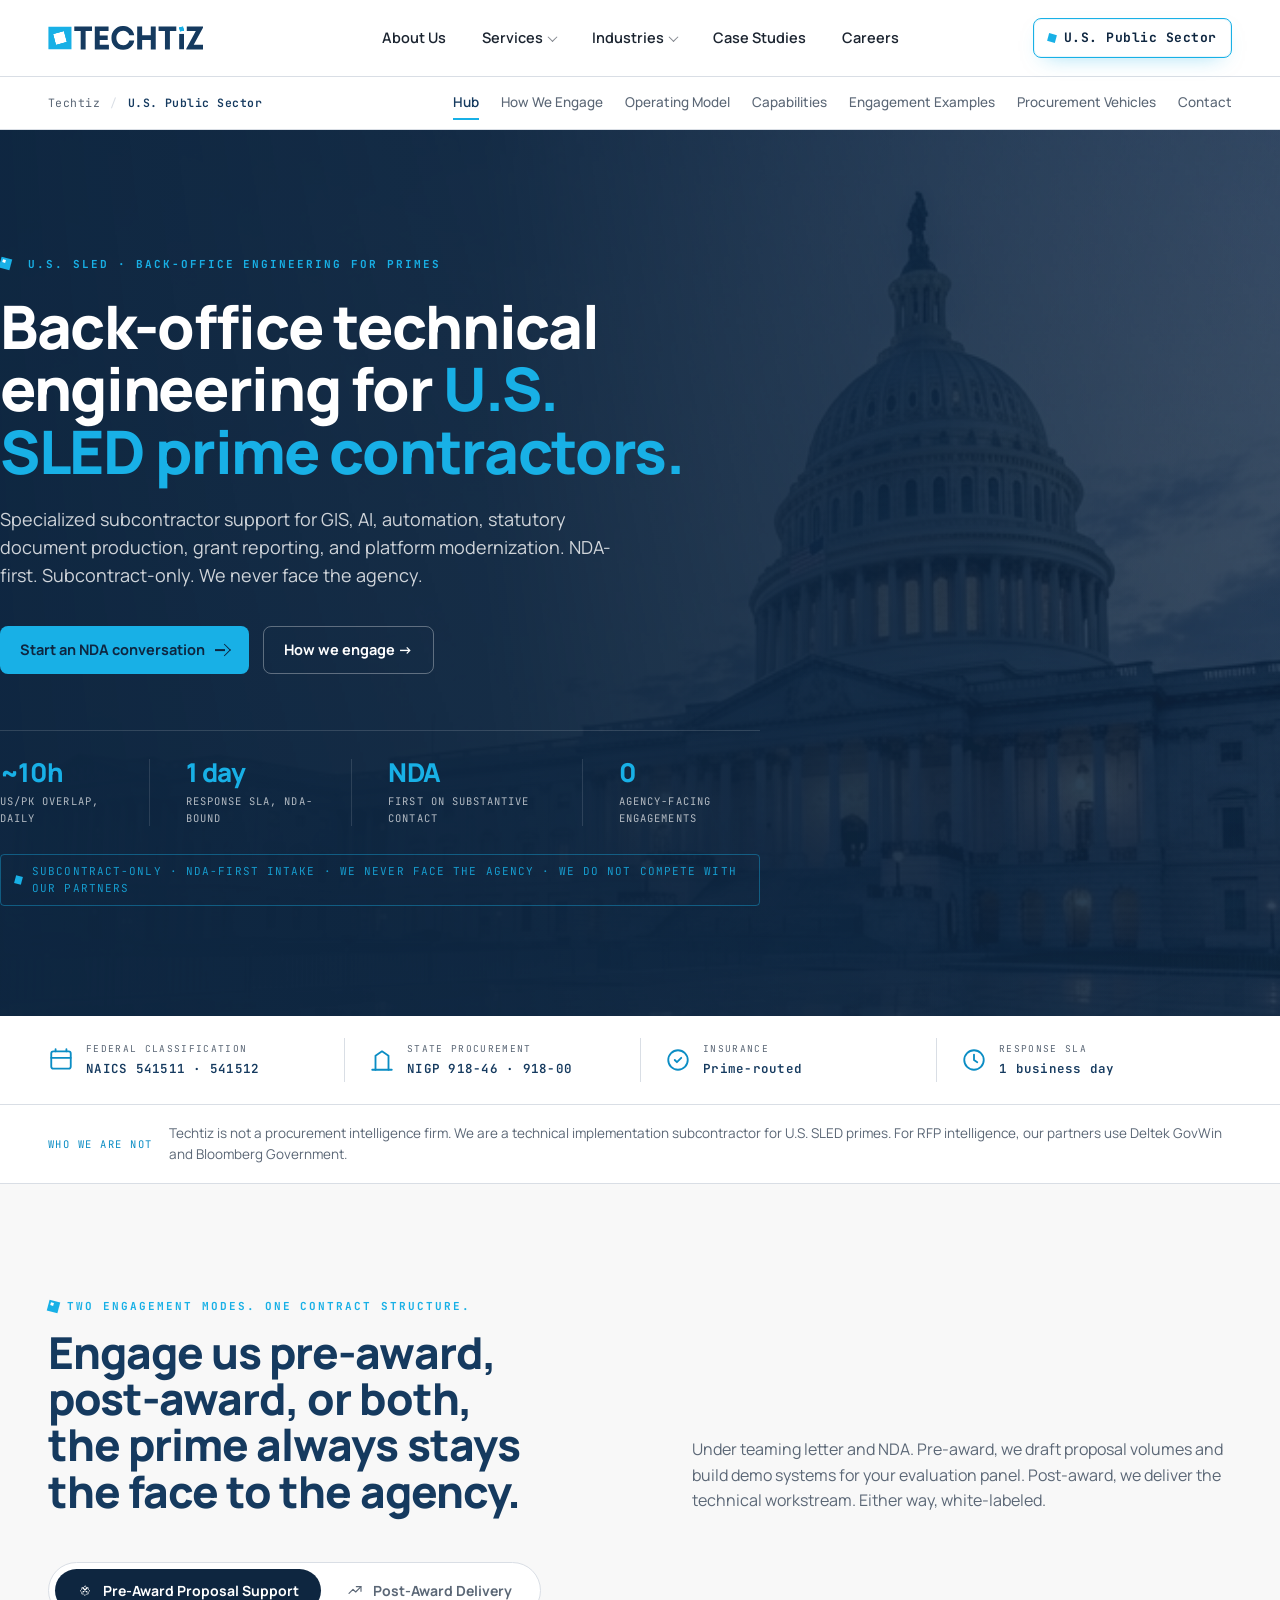
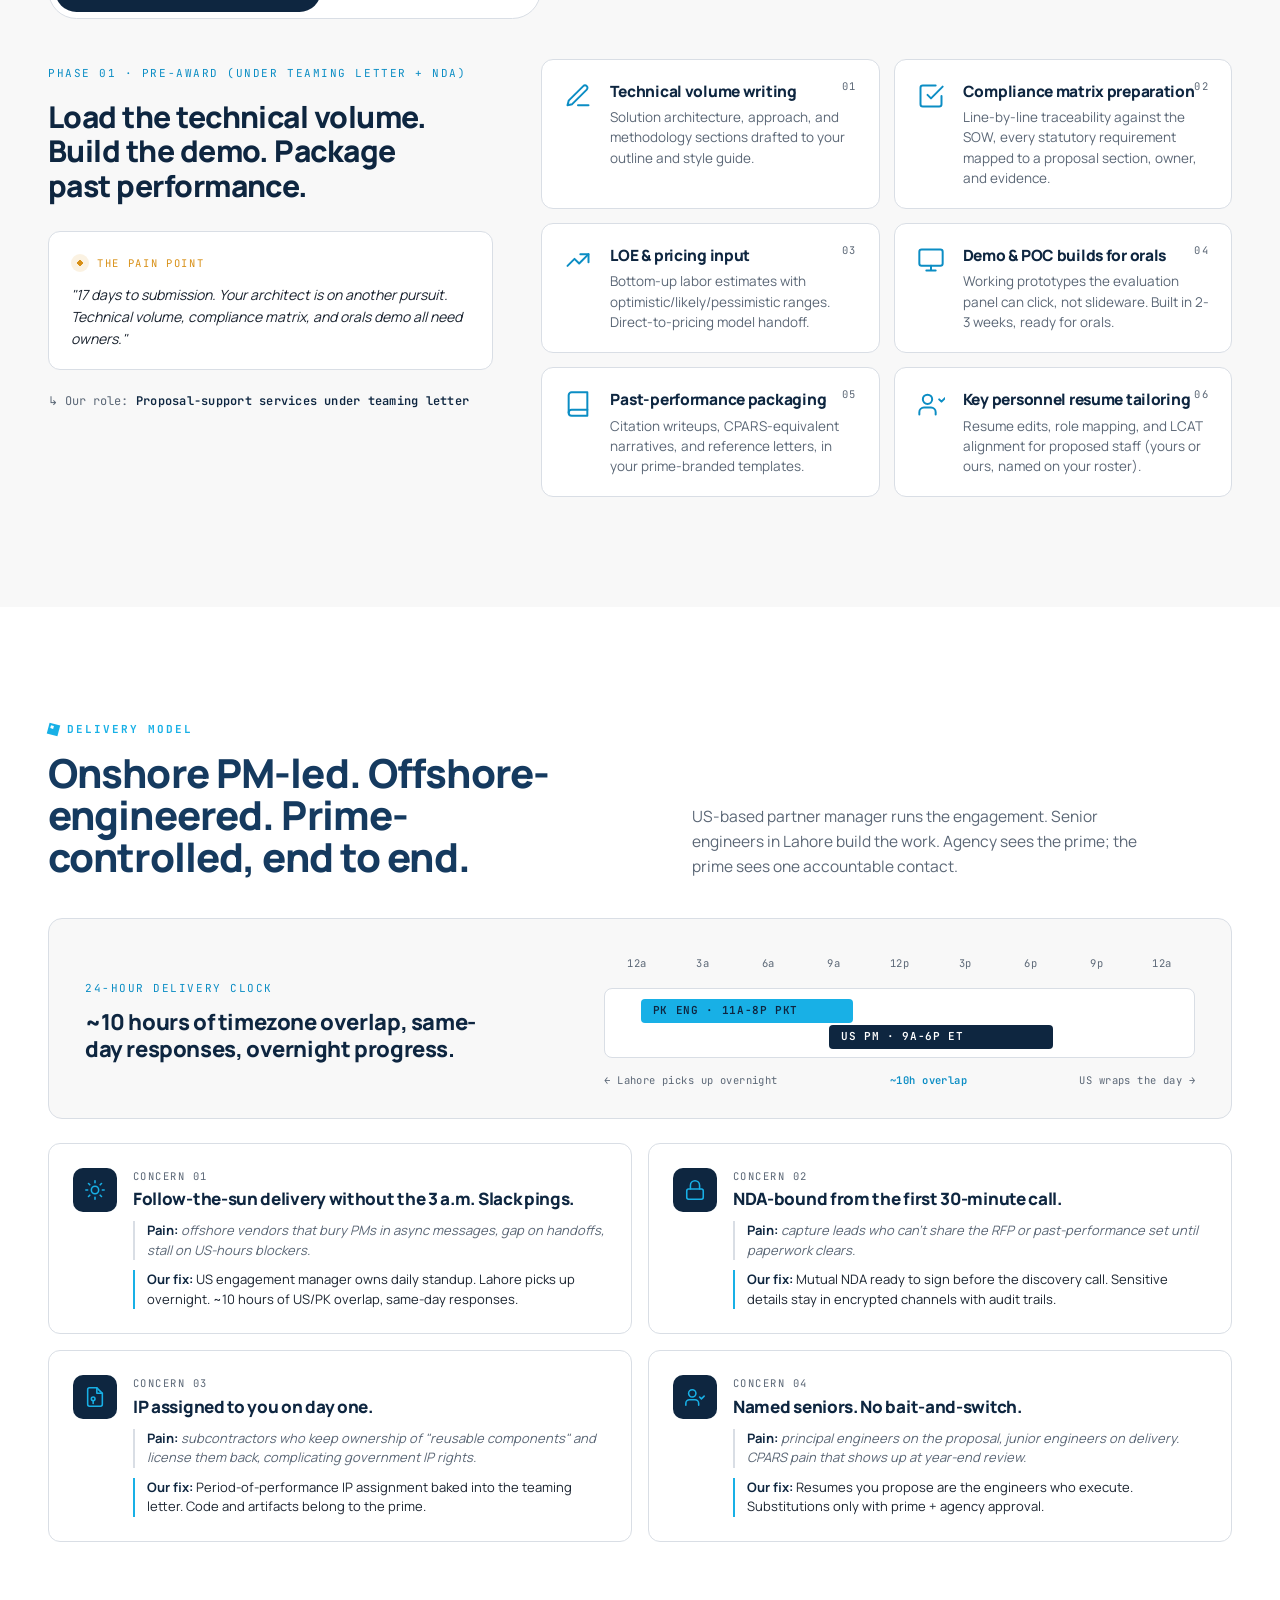
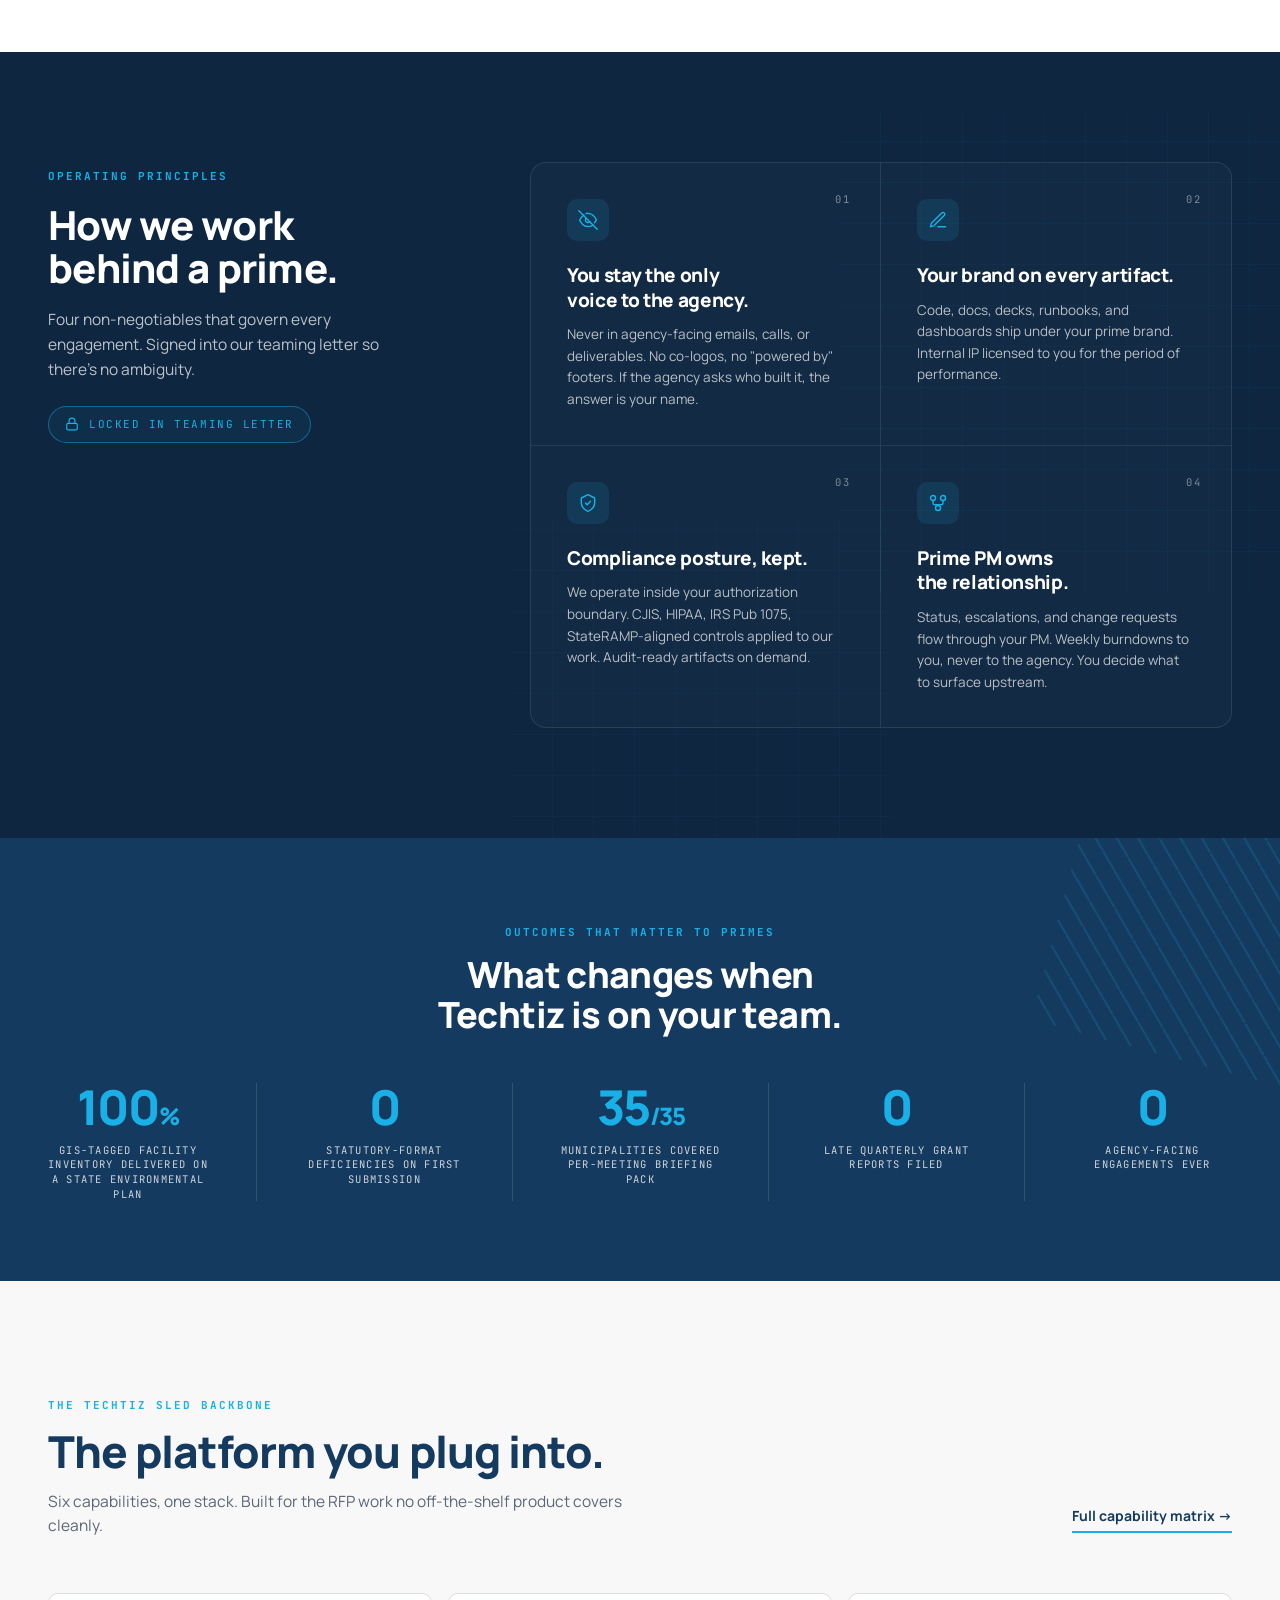
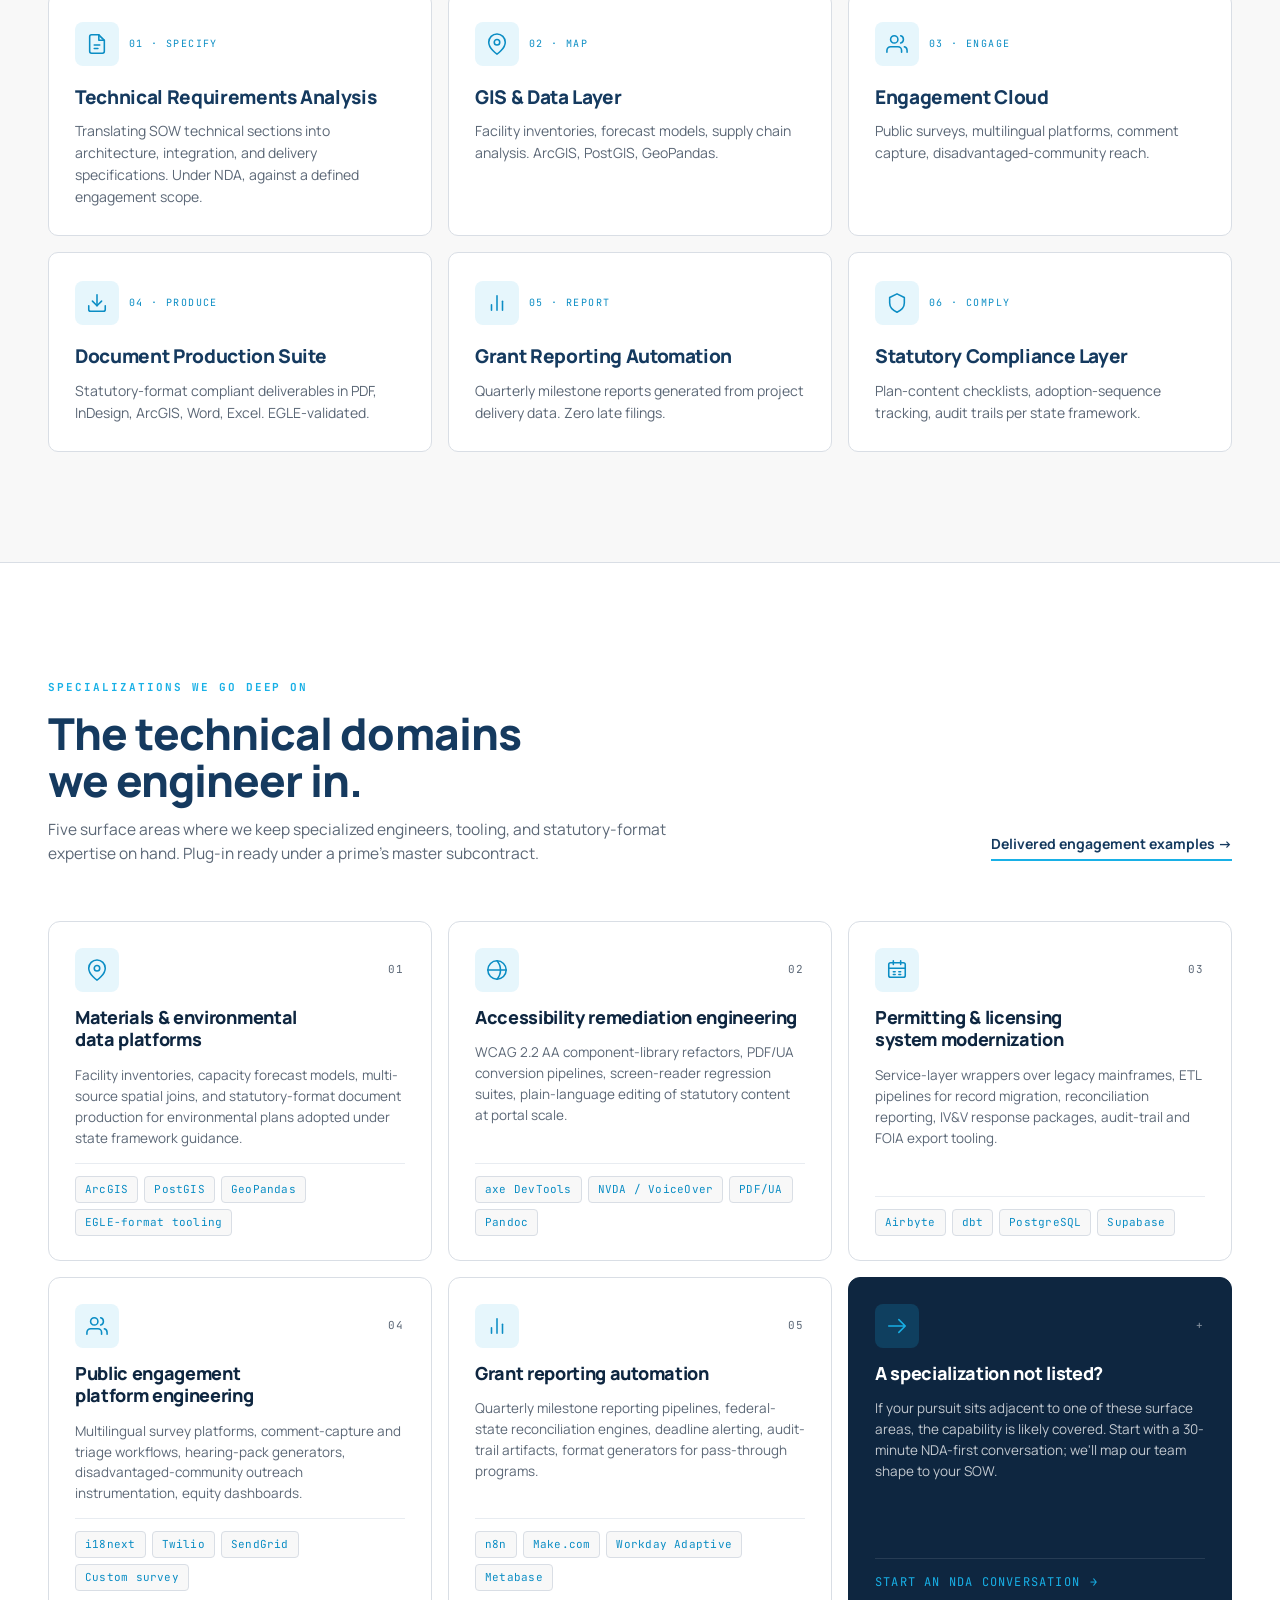
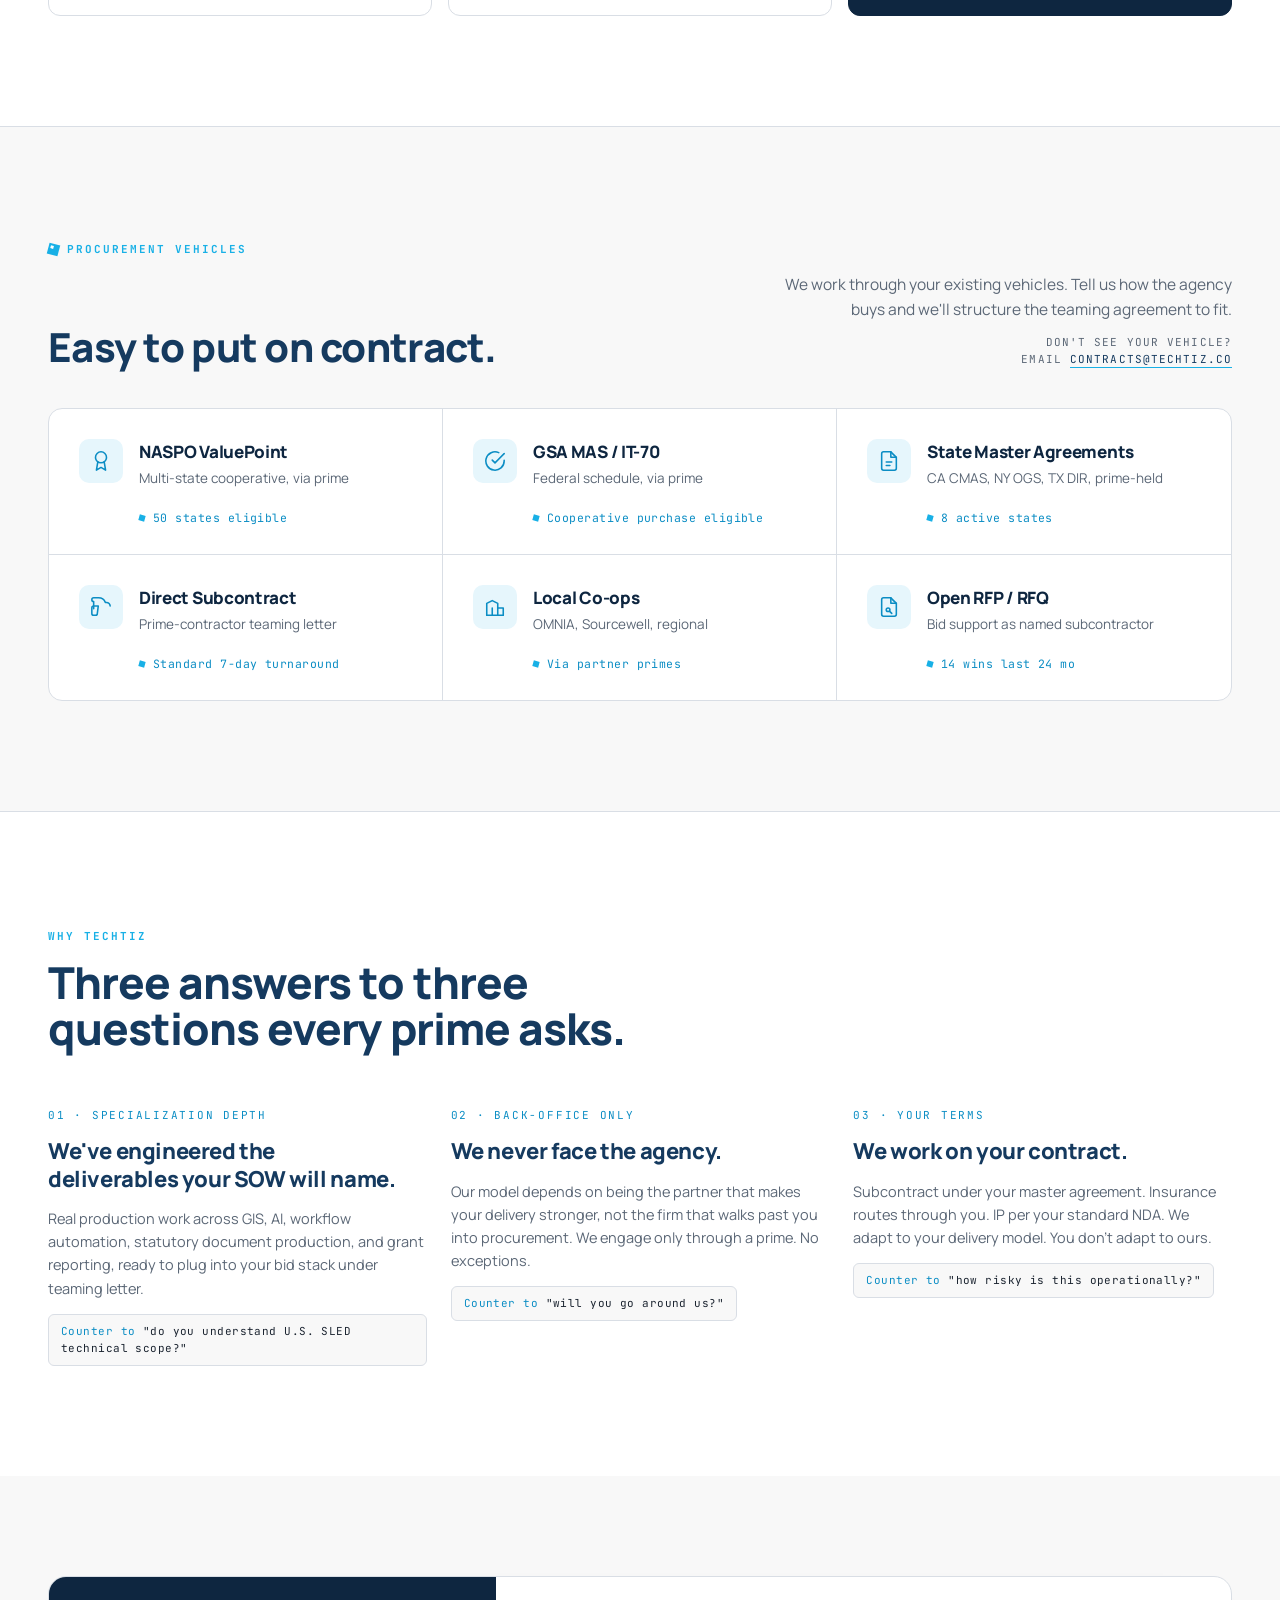
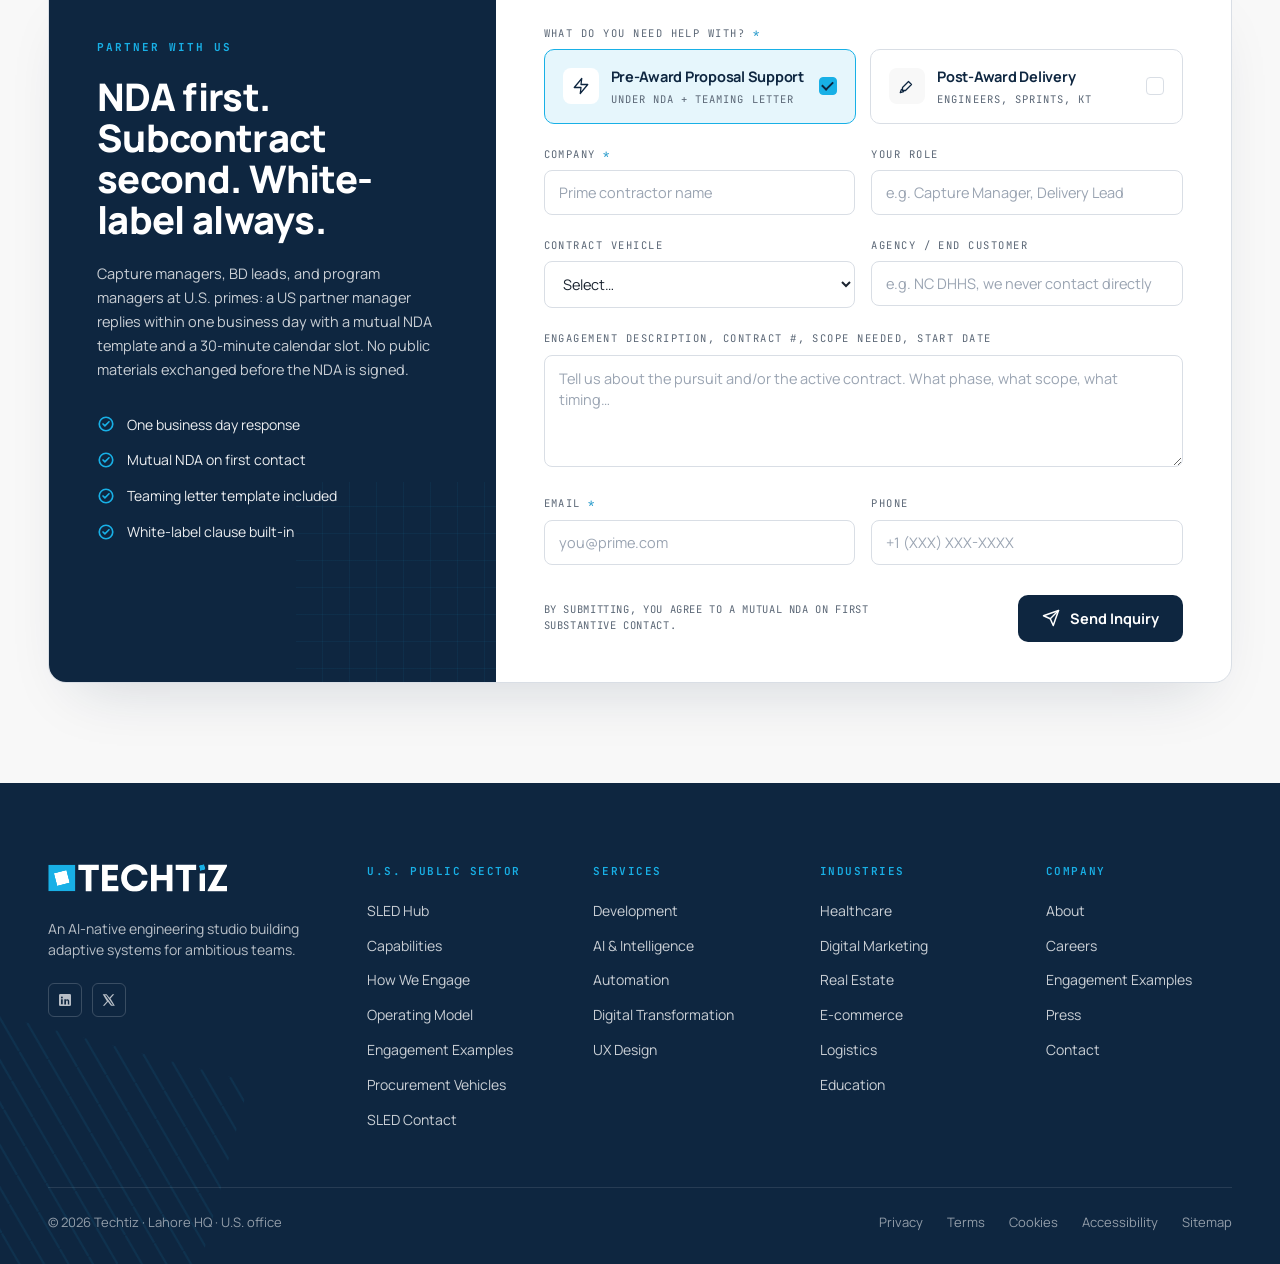
<file: us-sled/index.html>
<!doctype html>
<html lang="en">
<head>
<meta charset="utf-8" />
<meta name="viewport" content="width=1320" />
<title>U.S. Public Sector | Back-office engineering for primes | Techtiz</title>
<link rel="preconnect" href="https://fonts.googleapis.com" />
<link rel="preconnect" href="https://fonts.gstatic.com" crossorigin />
<link href="https://fonts.googleapis.com/css2?family=Manrope:wght@400;500;600;700;800&family=JetBrains+Mono:wght@400;500;600&display=swap" rel="stylesheet" />
<link rel="stylesheet" href="_shared.css" />
<style>
/* ============================================================
   SLED Hub page-specific styles
   ============================================================ */

/* ----- HERO with Capitol photo — sleek corporate ----- */
.sled-hero {
  position: relative;
  background: var(--yale-dark);
  color: var(--white);
  overflow: hidden;
  isolation: isolate;
  min-height: 640px;
}
.sled-hero .capitol-wrap {
  position: absolute;
  inset: 0;
  z-index: 0;
  overflow: hidden;
}
.sled-hero .capitol {
  position: absolute;
  inset: 0;
  background-image: url('../assets/capitol.png');
  background-size: cover;
  background-position: right 35%;
  filter: saturate(0.5) contrast(1.05) brightness(0.9);
  opacity: 0.48;
  animation: capitolDrift 32s ease-in-out infinite alternate;
  will-change: transform;
}
@keyframes capitolDrift {
  0%   { transform: scale(1.02) translate3d(0, 0, 0); }
  100% { transform: scale(1.05) translate3d(-6px, -4px, 0); }
}
.sled-hero .overlay {
  position: absolute; inset: 0; z-index: 1;
  background:
    linear-gradient(90deg, rgba(14,38,64,0.98) 0%, rgba(14,38,64,0.88) 38%, rgba(14,38,64,0.55) 72%, rgba(14,38,64,0.30) 100%),
    linear-gradient(180deg, rgba(14,38,64,0.20) 0%, rgba(14,38,64,0.55) 100%);
}
/* Hidden — kept in DOM so we don't have to restructure */
.sled-hero .grain,
.sled-hero .sparkles,
.sled-hero .tsq-cluster { display: none; }

.sled-hero .inner {
  position: relative; z-index: 5;
  padding: 120px 0 110px;
}
.sled-hero .lead { max-width: 760px; }
.sled-hero .lead .eyebrow { color: var(--cyan); margin-bottom: 22px; display: inline-block; }
.sled-hero h1 {
  color: var(--white);
  font-size: 60px;
  line-height: 1.04;
  letter-spacing: -0.022em;
  margin-bottom: 24px;
}
.sled-hero h1 .accent { color: var(--cyan); }
.sled-hero .body {
  color: rgba(255,255,255,0.80);
  font-size: 18px; line-height: 1.55;
  max-width: 640px;
  margin-bottom: 36px;
}
.sled-hero .cta-row { display: flex; gap: 14px; flex-wrap: wrap; }

.sled-hero .quick-stats {
  display: flex; gap: 36px;
  margin-top: 56px;
  padding-top: 28px;
  border-top: 1px solid rgba(255,255,255,0.14);
  max-width: 760px;
}
.sled-hero .quick-stats .qs {
  display: flex; flex-direction: column;
}
.sled-hero .quick-stats .qs .n {
  font-size: 26px; font-weight: 800;
  color: var(--cyan);
  letter-spacing: -0.02em;
  line-height: 1;
}
.sled-hero .quick-stats .qs .l {
  font-family: 'JetBrains Mono', monospace;
  font-size: 10.5px;
  letter-spacing: 0.10em;
  text-transform: uppercase;
  color: rgba(255,255,255,0.68);
  margin-top: 8px;
}
.sled-hero .quick-stats .qs + .qs {
  padding-left: 36px;
  border-left: 1px solid rgba(255,255,255,0.12);
}

.sled-hero .disclaimer {
  margin-top: 36px;
  font-family: 'JetBrains Mono', monospace;
  font-size: 11px;
  letter-spacing: 0.10em;
  color: rgba(24,176,230,0.85);
  text-transform: uppercase;
  display: inline-flex; align-items: center; gap: 10px;
  padding: 8px 14px;
  border: 1px solid rgba(24,176,230,0.4);
  border-radius: 4px;
}
.sled-hero .disclaimer .tsq {
  width: 8px; height: 8px;
  background: var(--cyan); transform: rotate(15deg);
}

/* ----- Two stages. One partner. ----- */
.two-stages { background: var(--seasalt); }
.two-stages .ts-header {
  display: grid;
  grid-template-columns: 1.05fr 0.95fr;
  gap: 48px;
  margin-bottom: 48px;
  align-items: end;
}
.two-stages .ts-header h2 {
  font-size: 44px;
  line-height: 1.05;
  letter-spacing: -0.022em;
}
.two-stages .ts-header .sub {
  font-size: 16px;
  color: var(--muted);
  line-height: 1.6;
  max-width: 540px;
}

.toggle-pill {
  display: inline-flex;
  background: var(--white);
  border: 1px solid var(--line);
  border-radius: 100px;
  padding: 6px;
  gap: 4px;
  margin-bottom: 40px;
}
.toggle-pill button {
  display: inline-flex; align-items: center; gap: 10px;
  padding: 12px 22px;
  border-radius: 100px;
  font-size: 14px;
  font-weight: 700;
  color: var(--muted);
  transition: background 200ms ease, color 200ms ease;
  font-family: inherit;
}
.toggle-pill button:hover { color: var(--yale); }
.toggle-pill button.on {
  background: var(--yale-dark);
  color: var(--white);
}
.toggle-pill button .ic {
  width: 16px; height: 16px;
}

.stage-panel { display: none; }
.stage-panel.show { display: grid; }
.stage-panel {
  grid-template-columns: 1fr 1.55fr;
  gap: 48px;
  align-items: start;
}
.stage-side .stage-tag {
  font-family: 'JetBrains Mono', monospace;
  font-size: 11px;
  letter-spacing: 0.14em;
  color: var(--cyan-strong);
  text-transform: uppercase;
  display: inline-flex; align-items: center; gap: 10px;
  margin-bottom: 18px;
}
.stage-side h3 {
  font-size: 30px;
  color: var(--yale-dark);
  line-height: 1.15;
  margin-bottom: 28px;
}
.stage-side .pain-card {
  background: var(--white);
  border: 1px solid var(--line);
  border-radius: 12px;
  padding: 22px 22px 20px;
  position: relative;
}
.stage-side .pain-card .pain-label {
  font-family: 'JetBrains Mono', monospace;
  font-size: 10.5px;
  letter-spacing: 0.16em;
  color: var(--amber);
  text-transform: uppercase;
  margin-bottom: 12px;
  display: inline-flex; align-items: center; gap: 8px;
}
.stage-side .pain-card .pain-label::before {
  content: "";
  width: 18px; height: 18px;
  border-radius: 50%;
  background: rgba(216,144,23,0.12);
  background-image: radial-gradient(circle, var(--amber) 22%, transparent 22%);
  background-size: 100% 100%;
}
.stage-side .pain-card p {
  font-size: 14px;
  color: var(--ink);
  line-height: 1.55;
  font-style: italic;
}
.stage-side .role-line {
  margin-top: 22px;
  font-family: 'JetBrains Mono', monospace;
  font-size: 12px;
  color: var(--muted);
  display: inline-flex; align-items: center; gap: 8px;
}
.stage-side .role-line strong {
  color: var(--yale-dark); font-weight: 600;
  letter-spacing: 0.02em;
}

.svc-grid {
  display: grid;
  grid-template-columns: 1fr 1fr;
  gap: 14px;
}
.svc-card {
  background: var(--white);
  border: 1px solid var(--line);
  border-radius: 12px;
  padding: 22px 22px 20px;
  display: flex; gap: 14px;
  transition: transform 220ms ease, border-color 220ms ease, box-shadow 220ms ease;
  position: relative;
}
.svc-card:hover {
  transform: translateY(-2px);
  border-color: #C2CCD9;
  box-shadow: 0 16px 30px -18px rgba(21,58,95,0.18);
}
.svc-card .ic {
  width: 32px; height: 32px;
  color: var(--cyan-strong);
  flex-shrink: 0;
}
.svc-card .ic svg { width: 28px; height: 28px; }
.svc-card .body {
  display: flex; flex-direction: column; gap: 6px;
}
.svc-card h4 {
  font-size: 15.5px;
  color: var(--yale-dark);
  line-height: 1.25;
}
.svc-card p {
  font-size: 13.5px;
  color: var(--muted);
  line-height: 1.5;
}
.svc-card .nu {
  position: absolute;
  top: 18px; right: 22px;
  font-family: 'JetBrains Mono', monospace;
  font-size: 10.5px;
  letter-spacing: 0.14em;
  color: var(--muted);
}

/* ----- Onshore PM-led / Offshore-engineered ----- */
.onshore {
  background: var(--white);
}
.onshore .onshore-head {
  display: grid;
  grid-template-columns: 1.05fr 0.95fr;
  gap: 48px;
  margin-bottom: 40px;
  align-items: end;
}
.onshore h2 { font-size: 40px; line-height: 1.05; letter-spacing: -0.022em; }
.onshore .onshore-head p {
  font-size: 15.5px;
  color: var(--muted);
  line-height: 1.6;
  max-width: 480px;
}

.clock-card {
  background: var(--seasalt);
  border: 1px solid var(--line);
  border-radius: 14px;
  padding: 36px 36px 30px;
  display: grid;
  grid-template-columns: 0.9fr 1.1fr;
  gap: 36px;
  align-items: center;
  margin-bottom: 24px;
}
.clock-card .clock-left .label {
  font-family: 'JetBrains Mono', monospace;
  font-size: 11px;
  letter-spacing: 0.14em;
  color: var(--cyan-strong);
  text-transform: uppercase;
  margin-bottom: 12px;
}
.clock-card .clock-left h3 {
  font-size: 22px;
  line-height: 1.25;
  color: var(--yale-dark);
}
.clock-card .clock-right { display: flex; flex-direction: column; gap: 10px; }

.clock-grid {
  position: relative;
  height: 70px;
}
.clock-ruler {
  display: grid;
  grid-template-columns: repeat(9, 1fr);
  font-family: 'JetBrains Mono', monospace;
  font-size: 10.5px;
  color: var(--muted);
  padding-bottom: 6px;
}
.clock-ruler span {
  text-align: center;
  letter-spacing: 0.06em;
}
.clock-bars {
  position: relative;
  background: var(--white);
  border: 1px solid var(--line);
  border-radius: 8px;
  height: 70px;
  padding: 6px;
  display: flex; flex-direction: column;
  gap: 6px;
}
.clock-bar {
  height: 24px;
  border-radius: 4px;
  position: relative;
  display: flex; align-items: center;
  padding: 0 12px;
  font-family: 'JetBrains Mono', monospace;
  font-size: 11px;
  letter-spacing: 0.06em;
  color: var(--white);
  font-weight: 600;
}
.clock-bar.pk {
  background: var(--cyan);
  color: var(--yale-dark);
  /* 11A-8P PKT ≈ 1A-10A ET, ie 1-10 of 24h. Spans hours 1-10 → 1/24 to 10/24 */
  position: absolute;
  left: 6%;
  width: 36%;
  top: 10px;
}
.clock-bar.us {
  background: var(--yale-dark);
  position: absolute;
  left: 38%;
  width: 38%;
  top: 36px;
}
.clock-footer {
  display: flex; justify-content: space-between;
  font-family: 'JetBrains Mono', monospace;
  font-size: 10.5px;
  color: var(--muted);
  letter-spacing: 0.04em;
  margin-top: 4px;
}
.clock-footer span.mid { color: var(--cyan-strong); font-weight: 600; }

.concerns-grid {
  display: grid;
  grid-template-columns: 1fr 1fr;
  gap: 16px;
  margin-top: 20px;
}
.concern-card {
  background: var(--white);
  border: 1px solid var(--line);
  border-radius: 12px;
  padding: 24px 24px;
  display: grid;
  grid-template-columns: 44px 1fr;
  gap: 16px;
  transition: transform 220ms ease, border-color 220ms ease, box-shadow 220ms ease;
}
.concern-card:hover {
  transform: translateY(-2px);
  border-color: #C2CCD9;
  box-shadow: 0 16px 30px -18px rgba(21,58,95,0.16);
}
.concern-card .ic {
  width: 44px; height: 44px;
  background: var(--yale-dark);
  color: var(--cyan);
  border-radius: 10px;
  display: grid; place-items: center;
}
.concern-card .ic svg { width: 22px; height: 22px; }
.concern-card .num {
  font-family: 'JetBrains Mono', monospace;
  font-size: 10.5px;
  letter-spacing: 0.14em;
  color: var(--muted);
  text-transform: uppercase;
  margin-bottom: 4px;
}
.concern-card h4 {
  font-size: 17px;
  color: var(--yale-dark);
  margin-bottom: 12px;
  line-height: 1.25;
}
.concern-card .pain {
  font-size: 13px;
  color: var(--muted);
  line-height: 1.5;
  font-style: italic;
  padding-left: 12px;
  border-left: 2px solid var(--line);
  margin-bottom: 10px;
}
.concern-card .pain strong { font-style: normal; color: var(--yale-dark); font-weight: 700; }
.concern-card .fix {
  font-size: 13px;
  color: var(--ink);
  line-height: 1.5;
  padding-left: 12px;
  border-left: 2px solid var(--cyan);
}
.concern-card .fix strong { color: var(--yale-dark); font-weight: 700; }

/* ----- How we work behind a prime (dark band) ----- */
.principles {
  background: var(--yale-dark);
  color: var(--white);
  position: relative;
  overflow: hidden;
}
.principles::before {
  content: ""; position: absolute; right: -40px; top: 60px;
  width: 480px; height: 480px;
  background:
    repeating-linear-gradient(0deg, transparent 0 40px, rgba(24,176,230,0.04) 40px 41px),
    repeating-linear-gradient(90deg, transparent 0 40px, rgba(24,176,230,0.04) 40px 41px);
  pointer-events: none;
}
.principles::after {
  content: ""; position: absolute; left: 40%; bottom: -60px;
  width: 380px; height: 380px;
  background:
    repeating-linear-gradient(0deg, transparent 0 40px, rgba(24,176,230,0.03) 40px 41px),
    repeating-linear-gradient(90deg, transparent 0 40px, rgba(24,176,230,0.03) 40px 41px);
  pointer-events: none;
}
.principles-inner {
  display: grid;
  grid-template-columns: 0.85fr 1.4fr;
  gap: 56px;
  position: relative;
  z-index: 2;
}
.principles .left .eyebrow { color: var(--cyan); display: inline-block; margin-bottom: 18px; }
.principles .left h2 {
  color: var(--white);
  font-size: 40px;
  line-height: 1.08;
  margin-bottom: 18px;
}
.principles .left p {
  color: rgba(255,255,255,0.72);
  font-size: 15.5px;
  line-height: 1.6;
  max-width: 360px;
  margin-bottom: 24px;
}
.principles .locked {
  display: inline-flex; align-items: center; gap: 10px;
  font-family: 'JetBrains Mono', monospace;
  font-size: 11px;
  letter-spacing: 0.14em;
  color: var(--cyan);
  text-transform: uppercase;
  padding: 9px 16px;
  border: 1px solid rgba(24,176,230,0.45);
  border-radius: 100px;
  background: rgba(24,176,230,0.06);
}
.principles .locked svg { width: 14px; height: 14px; }

.principle-grid {
  display: grid;
  grid-template-columns: 1fr 1fr;
  border: 1px solid rgba(255,255,255,0.10);
  border-radius: 16px;
  overflow: hidden;
  background: rgba(255,255,255,0.02);
}
.principle {
  padding: 36px 36px 34px;
  position: relative;
  border-right: 1px solid rgba(255,255,255,0.08);
  border-bottom: 1px solid rgba(255,255,255,0.08);
}
.principle:nth-child(2n) { border-right: 0; }
.principle:nth-child(n+3) { border-bottom: 0; }
.principle .ic {
  width: 42px; height: 42px;
  background: rgba(24,176,230,0.12);
  border-radius: 10px;
  display: grid; place-items: center;
  color: var(--cyan);
  margin-bottom: 22px;
}
.principle .ic svg { width: 20px; height: 20px; }
.principle .num {
  position: absolute;
  top: 28px; right: 30px;
  font-family: 'JetBrains Mono', monospace;
  font-size: 10.5px;
  letter-spacing: 0.14em;
  color: rgba(255,255,255,0.45);
}
.principle h3 {
  color: var(--white);
  font-size: 19px;
  line-height: 1.3;
  margin-bottom: 12px;
}
.principle p {
  font-size: 13.5px;
  line-height: 1.6;
  color: rgba(255,255,255,0.70);
}

/* ----- Outcomes (existing — slim spacing) ----- */
.outcomes {
  background: var(--yale);
  color: var(--white);
  position: relative;
  overflow: hidden;
}
.outcomes::before {
  content: ""; position: absolute; right: -40px; top: -40px;
  width: 260px; height: 260px;
  background: linear-gradient(45deg, transparent 48%, rgba(24,176,230,0.16) 48% 52%, transparent 52%);
  background-size: 26px 26px;
  transform: rotate(15deg);
}
.outcomes-inner {
  padding: 80px 0;
  position: relative;
  z-index: 2;
}
.outcomes .head { text-align: center; margin-bottom: 48px; }
.outcomes .head .eyebrow { color: var(--cyan); margin-bottom: 14px; display: inline-block; }
.outcomes .head h2 { color: var(--white); font-size: 36px; max-width: 720px; margin: 0 auto; line-height: 1.1; }
.outcomes .stats {
  display: grid; grid-template-columns: repeat(5, 1fr); gap: 0;
}
.outcomes .stat {
  text-align: center;
  padding: 0 20px;
  border-left: 1px solid rgba(255,255,255,0.12);
}
.outcomes .stat:first-child { border-left: 0; }
.outcomes .stat .n {
  font-size: 48px; font-weight: 800;
  color: var(--cyan);
  letter-spacing: -0.03em;
  line-height: 1;
  margin-bottom: 12px;
}
.outcomes .stat .n .small { font-size: 24px; }
.outcomes .stat .l {
  font-family: 'JetBrains Mono', monospace;
  font-size: 10.5px;
  letter-spacing: 0.12em;
  color: rgba(255,255,255,0.78);
  text-transform: uppercase;
  line-height: 1.4;
  max-width: 160px;
  margin: 0 auto;
}

/* ----- Backbone ----- */
.backbone-grid { display: grid; grid-template-columns: repeat(3, 1fr); gap: 16px; }
.backbone-card .icon-badge { display: flex; align-items: center; gap: 10px; margin-bottom: 8px; }
.backbone-card .badge-no {
  font-family: 'JetBrains Mono', monospace;
  font-size: 10px;
  letter-spacing: 0.14em;
  color: var(--cyan-strong);
  text-transform: uppercase;
}

/* ----- Recent RFPs ----- */
.rfp-grid { display: grid; grid-template-columns: repeat(3, 1fr); gap: 16px; }
.see-all-link { margin-top: 32px; text-align: center; }
.see-all-link a {
  display: inline-flex; align-items: center; gap: 10px;
  font-weight: 700;
  font-size: 14.5px;
  color: var(--yale);
  border-bottom: 2px solid var(--cyan);
  padding: 4px 0 6px;
  transition: gap 200ms ease;
}
.see-all-link a:hover { gap: 16px; }

/* ----- Specializations grid ----- */
.spec-grid {
  display: grid;
  grid-template-columns: repeat(3, 1fr);
  gap: 16px;
}
.spec-card {
  background: var(--white);
  border: 1px solid var(--line);
  border-radius: 12px;
  padding: 26px 26px 24px;
  display: flex; flex-direction: column;
  gap: 14px;
  transition: transform 220ms ease, border-color 220ms ease, box-shadow 220ms ease;
}
.spec-card:hover {
  transform: translateY(-2px);
  border-color: #C2CCD9;
  box-shadow: 0 18px 36px -18px rgba(21,58,95,0.16);
}
.spec-card .spec-head {
  display: flex; justify-content: space-between; align-items: center;
}
.spec-card .spec-ic {
  width: 44px; height: 44px;
  border-radius: 8px;
  background: var(--cyan-soft);
  color: var(--cyan-strong);
  display: grid; place-items: center;
}
.spec-card .spec-ic svg { width: 22px; height: 22px; }
.spec-card .spec-num {
  font-family: 'JetBrains Mono', monospace;
  font-size: 11px;
  letter-spacing: 0.14em;
  color: var(--muted);
  text-transform: uppercase;
}
.spec-card h3 {
  font-size: 18px;
  color: var(--yale-dark);
  line-height: 1.25;
}
.spec-card p {
  font-size: 13.5px;
  color: var(--muted);
  line-height: 1.55;
}
.spec-card .spec-tools {
  display: flex; flex-wrap: wrap; gap: 6px;
  padding-top: 12px;
  border-top: 1px solid var(--line-soft);
  margin-top: auto;
}
.spec-card .spec-tools span {
  font-family: 'JetBrains Mono', monospace;
  font-size: 11px;
  color: var(--cyan-strong);
  background: var(--seasalt);
  border: 1px solid var(--line);
  padding: 4px 9px;
  border-radius: 4px;
  letter-spacing: 0.02em;
}
.spec-card-cta {
  background: var(--yale-dark);
  border-color: var(--yale-dark);
  color: var(--white);
}
.spec-card-cta:hover { border-color: var(--yale-dark); }
.spec-card-cta .spec-ic-alt {
  background: rgba(24,176,230,0.18);
  color: var(--cyan);
}
.spec-card-cta .spec-num { color: rgba(255,255,255,0.5); }
.spec-card-cta h3 { color: var(--white); }
.spec-card-cta p { color: rgba(255,255,255,0.75); }
.spec-card-cta .spec-link {
  margin-top: auto;
  font-family: 'JetBrains Mono', monospace;
  font-size: 12px;
  letter-spacing: 0.10em;
  text-transform: uppercase;
  color: var(--cyan);
  display: inline-flex; align-items: center; gap: 10px;
  padding-top: 14px;
  border-top: 1px solid rgba(255,255,255,0.10);
  transition: gap 200ms ease;
}
.spec-card-cta .spec-link:hover { gap: 16px; }

/* ----- Easy to put on contract (procurement vehicles) ----- */
.vehicles {
  background: var(--seasalt);
}
.vehicles .vh-head {
  display: grid;
  grid-template-columns: 1.05fr 0.95fr;
  gap: 48px;
  margin-bottom: 40px;
  align-items: end;
}
.vehicles h2 { font-size: 40px; line-height: 1.05; }
.vehicles .vh-head .sub-area {
  display: flex; flex-direction: column; align-items: flex-end; gap: 12px;
}
.vehicles .vh-head .sub-text {
  font-size: 15.5px; color: var(--muted); line-height: 1.6;
  max-width: 460px;
  text-align: right;
}
.vehicles .vh-head .email-line {
  font-family: 'JetBrains Mono', monospace;
  font-size: 11px;
  letter-spacing: 0.10em;
  color: var(--muted);
  text-transform: uppercase;
  text-align: right;
}
.vehicles .vh-head .email-line a {
  color: var(--yale);
  border-bottom: 1px solid var(--cyan);
  padding-bottom: 1px;
}
.vehicles-grid {
  display: grid;
  grid-template-columns: repeat(3, 1fr);
  gap: 0;
  background: var(--white);
  border: 1px solid var(--line);
  border-radius: 14px;
  overflow: hidden;
}
.vehicle {
  padding: 30px 30px 26px;
  display: grid;
  grid-template-columns: 44px 1fr;
  gap: 16px;
  align-items: start;
  border-right: 1px solid var(--line);
  border-bottom: 1px solid var(--line);
}
.vehicle:nth-child(3n) { border-right: 0; }
.vehicle:nth-child(n+4) { border-bottom: 0; }
.vehicle .ic {
  width: 44px; height: 44px;
  background: var(--cyan-soft);
  border-radius: 10px;
  display: grid; place-items: center;
  color: var(--cyan-strong);
}
.vehicle .ic svg { width: 22px; height: 22px; }
.vehicle h4 {
  font-size: 17px; color: var(--yale-dark);
  margin-bottom: 4px;
}
.vehicle .v-sub {
  font-size: 13.5px;
  color: var(--muted);
  margin-bottom: 14px;
  line-height: 1.45;
}
.vehicle .v-note {
  font-family: 'JetBrains Mono', monospace;
  font-size: 11.5px;
  color: var(--cyan-strong);
  letter-spacing: 0.04em;
  display: inline-flex; align-items: center; gap: 8px;
}
.vehicle .v-note::before {
  content: ""; width: 6px; height: 6px;
  background: var(--cyan); transform: rotate(15deg);
}

/* ----- Why Techtiz ----- */
.why-grid { display: grid; grid-template-columns: repeat(3, 1fr); gap: 24px; }
.why-card .num {
  font-family: 'JetBrains Mono', monospace;
  font-size: 11px;
  letter-spacing: 0.16em;
  color: var(--cyan-strong);
  text-transform: uppercase;
  margin-bottom: 14px;
}
.why-card h3 { font-size: 22px; color: var(--yale); line-height: 1.25; margin-bottom: 14px; }
.why-card p { font-size: 14.5px; color: var(--muted); line-height: 1.6; margin-bottom: 14px; }
.why-card .counter {
  font-family: 'JetBrains Mono', monospace;
  font-size: 11px; letter-spacing: 0.04em;
  color: var(--ink);
  background: var(--seasalt);
  border: 1px solid var(--line);
  padding: 8px 12px;
  border-radius: 6px;
  display: inline-block;
}
.why-card .counter em { font-style: normal; color: var(--cyan-strong); }

/* ----- Win it. Deliver it. Quietly. (inquiry form) ----- */
.inquiry {
  background: var(--seasalt);
  padding: 100px 0;
}
.inquiry-shell {
  background: var(--white);
  border: 1px solid var(--line);
  border-radius: 18px;
  overflow: hidden;
  display: grid;
  grid-template-columns: 0.85fr 1.4fr;
  box-shadow: 0 30px 60px -30px rgba(14,38,64,0.18);
}
.inquiry-left {
  background: var(--yale-dark);
  color: var(--white);
  padding: 56px 48px;
  position: relative;
  overflow: hidden;
}
.inquiry-left::before {
  content: ""; position: absolute; right: -40px; bottom: -40px;
  width: 240px; height: 240px;
  background:
    repeating-linear-gradient(0deg, transparent 0 26px, rgba(24,176,230,0.06) 26px 27px),
    repeating-linear-gradient(90deg, transparent 0 26px, rgba(24,176,230,0.06) 26px 27px);
}
.inquiry-left > * { position: relative; z-index: 2; }
.inquiry-left .eyebrow { color: var(--cyan); display: inline-block; margin-bottom: 20px; }
.inquiry-left h2 {
  color: var(--white);
  font-size: 38px;
  line-height: 1.08;
  margin-bottom: 22px;
}
.inquiry-left p {
  color: rgba(255,255,255,0.78);
  font-size: 14.5px;
  line-height: 1.65;
  margin-bottom: 32px;
}
.inquiry-left ul { list-style: none; padding: 0; margin: 0; display: flex; flex-direction: column; gap: 14px; }
.inquiry-left ul li {
  display: flex; align-items: center; gap: 12px;
  font-size: 14px;
  color: rgba(255,255,255,0.92);
}
.inquiry-left ul li svg {
  width: 18px; height: 18px;
  color: var(--cyan); flex-shrink: 0;
}

.inquiry-right { padding: 48px 48px 40px; display: flex; flex-direction: column; gap: 22px; }
.inquiry-right .form-row {
  display: grid;
  grid-template-columns: 1fr 1fr;
  gap: 16px;
}
.inquiry-right .form-row.single { grid-template-columns: 1fr; }
.field-label {
  font-family: 'JetBrains Mono', monospace;
  font-size: 10.5px;
  letter-spacing: 0.14em;
  text-transform: uppercase;
  color: var(--muted);
  margin-bottom: 8px;
  display: block;
}
.field-label .req { color: var(--cyan-strong); }
.inquiry-right input[type="text"],
.inquiry-right input[type="email"],
.inquiry-right input[type="tel"],
.inquiry-right select,
.inquiry-right textarea {
  width: 100%;
  font-family: inherit;
  font-size: 14.5px;
  color: var(--ink);
  padding: 12px 14px;
  border: 1px solid var(--line);
  border-radius: 8px;
  background: var(--white);
  transition: border-color 180ms ease, box-shadow 180ms ease;
  outline: none;
}
.inquiry-right input::placeholder, .inquiry-right textarea::placeholder { color: #9AA4B2; }
.inquiry-right select { font-family: inherit; cursor: pointer; }
.inquiry-right textarea { min-height: 112px; resize: vertical; line-height: 1.5; }
.inquiry-right input:focus, .inquiry-right select:focus, .inquiry-right textarea:focus {
  border-color: var(--cyan);
  box-shadow: 0 0 0 3px rgba(24,176,230,0.18);
}

.need-row { display: grid; grid-template-columns: 1fr 1fr; gap: 14px; }
.need-card {
  border: 1px solid var(--line);
  border-radius: 10px;
  padding: 16px 18px;
  display: grid;
  grid-template-columns: 36px 1fr 18px;
  gap: 12px;
  align-items: center;
  cursor: pointer;
  transition: border-color 180ms ease, background 180ms ease;
}
.need-card:hover { border-color: var(--yale); }
.need-card.on {
  border-color: var(--cyan);
  background: var(--cyan-soft);
}
.need-card .ic {
  width: 36px; height: 36px;
  background: var(--seasalt);
  border-radius: 8px;
  display: grid; place-items: center;
  color: var(--yale-dark);
}
.need-card .ic svg { width: 18px; height: 18px; }
.need-card.on .ic { background: var(--white); }
.need-card .body h5 { font-size: 14.5px; color: var(--yale-dark); margin: 0 0 2px; font-weight: 700; }
.need-card .body p {
  margin: 0;
  font-family: 'JetBrains Mono', monospace;
  font-size: 10.5px;
  letter-spacing: 0.10em;
  color: var(--muted);
  text-transform: uppercase;
}
.need-card .check {
  width: 18px; height: 18px;
  border: 1.5px solid var(--line);
  border-radius: 4px;
  position: relative;
  transition: border-color 180ms ease, background 180ms ease;
}
.need-card.on .check {
  background: var(--cyan);
  border-color: var(--cyan);
}
.need-card.on .check::after {
  content: "";
  position: absolute;
  left: 4px; top: 1px;
  width: 5px; height: 9px;
  border-right: 2px solid var(--yale-dark);
  border-bottom: 2px solid var(--yale-dark);
  transform: rotate(45deg);
}

.inquiry-foot {
  display: flex; justify-content: space-between; align-items: center;
  padding-top: 8px;
  gap: 18px;
}
.inquiry-foot .nda {
  font-family: 'JetBrains Mono', monospace;
  font-size: 10.5px;
  letter-spacing: 0.06em;
  color: var(--muted);
  text-transform: uppercase;
  line-height: 1.5;
  max-width: 360px;
}
.send-btn {
  display: inline-flex; align-items: center; gap: 10px;
  background: var(--yale-dark);
  color: var(--white);
  font-weight: 700; font-size: 14.5px;
  padding: 14px 24px;
  border-radius: 10px;
  border: 0;
  font-family: inherit;
  cursor: pointer;
  transition: transform 180ms ease, box-shadow 180ms ease;
}
.send-btn:hover { transform: translateY(-1px); box-shadow: 0 14px 28px -10px rgba(14,38,64,0.4); }
.send-btn svg { width: 18px; height: 18px; }

</style>
</head>
<body>

<template id="__bundler_thumbnail" data-bg-color="#0E2640">
  <svg viewBox="0 0 1200 800" xmlns="http://www.w3.org/2000/svg">
    <g transform="translate(220 220) rotate(15 240 240)">
      <rect x="0" y="0" width="480" height="480" fill="#18B0E6"></rect>
      <rect x="55" y="55" width="100" height="100" fill="#FFFFFF"></rect>
    </g>
    <g fill="rgba(255,255,255,0.18)" transform="translate(700 280)">
      <rect x="0" y="220" width="380" height="120"></rect>
      <ellipse cx="190" cy="220" rx="120" ry="80"></ellipse>
      <rect x="160" y="60" width="60" height="160"></rect>
      <circle cx="190" cy="60" r="18"></circle>
    </g>
  </svg>
</template>

<!-- HEADER -->
<header class="top">
  <div class="wrap nav">
    <a href="../index.html" class="brand-mark" aria-label="Techtiz home"><img src="../assets/logo.svg" alt="Techtiz" class="brand-logo" /></a>

    <nav class="primary-nav" aria-label="Primary">
      <a href="#" class="nav-link">About Us</a>

      <div class="nav-item" data-mega="services">
        <button class="nav-link" type="button" aria-expanded="false">Services <span class="chev"></span></button>
        <div class="mega" role="menu">
          <div class="mega-inner">
            <div class="mega-left">
              <div class="mega-eyebrow">We Offer</div>
              <div class="mega-list" data-list="services">
                <a class="mega-item active" data-key="development" href="#">Development <span class="arr-r"></span></a>
                <a class="mega-item" data-key="ai" href="#">AI &amp; Intelligence <span class="arr-r"></span></a>
                <a class="mega-item" data-key="automation" href="#">Automation &amp; AI Solutions <span class="arr-r"></span></a>
                <a class="mega-item" data-key="transformation" href="#">Digital Transformation <span class="arr-r"></span></a>
                <a class="mega-item" data-key="ux" href="#">UX Design / Enablement <span class="arr-r"></span></a>
              </div>
            </div>
            <div class="mega-right">
              <div class="mega-feature" data-feature="services">
                <div class="feat-icon"><svg viewBox="0 0 24 24" fill="none" stroke="currentColor" stroke-width="1.5" stroke-linecap="round" stroke-linejoin="round"><rect x="2" y="3" width="20" height="14" rx="2"></rect><path d="M8 21h8M12 17v4"></path></svg></div>
                <div>
                  <h4 data-feat-title>Development</h4>
                  <p data-feat-desc>Build robust, scalable digital products designed to grow with your business.</p>
                </div>
              </div>
              <div class="mega-sublinks" data-sublinks="services">
                <a href="#">Custom Software</a>
                <a href="#">Mobile Apps</a>
                <a href="#">Low code / No-code Dev</a>
                <a href="#">Vibe code Dev</a>
              </div>
              <div class="mega-footer">
                <span class="mega-tag">U.S. Prime contractor?</span>
                <a class="mega-cta" href="index.html">See U.S. Public Sector →</a>
              </div>
            </div>
          </div>
        </div>
      </div>

      <div class="nav-item" data-mega="industries">
        <button class="nav-link" type="button" aria-expanded="false">Industries <span class="chev"></span></button>
        <div class="mega" role="menu">
          <div class="mega-inner">
            <div class="mega-left">
              <div class="mega-eyebrow">Industries</div>
              <div class="mega-list" data-list="industries">
                <a class="mega-item active" data-key="healthcare" href="#">Healthcare <span class="arr-r"></span></a>
                <a class="mega-item" data-key="marketing" href="#">Digital Marketing <span class="arr-r"></span></a>
                <a class="mega-item" data-key="realestate" href="#">Real Estate <span class="arr-r"></span></a>
                <a class="mega-item" data-key="ecommerce" href="#">E-commerce <span class="arr-r"></span></a>
                <a class="mega-item" data-key="logistics" href="#">Logistics &amp; Supply Chain <span class="arr-r"></span></a>
                <a class="mega-item" data-key="education" href="#">Education <span class="arr-r"></span></a>
              </div>
            </div>
            <div class="mega-right">
              <div class="mega-feature" data-feature="industries">
                <div class="feat-icon"><svg viewBox="0 0 24 24" fill="none" stroke="currentColor" stroke-width="1.5" stroke-linecap="round" stroke-linejoin="round"><path d="M22 12h-4l-3 9L9 3l-3 9H2"></path></svg></div>
                <div>
                  <h4 data-feat-title>Healthcare</h4>
                  <p data-feat-desc>Techtiz streamlines admin tasks for healthcare teams, enhancing efficiency and safety.</p>
                </div>
              </div>
              <div class="mega-sublinks" data-sublinks="industries">
                <a href="#">AI Appointment Management</a>
                <a href="#">AI-Powered Communication</a>
                <a href="#">Reporting Optimization</a>
                <a href="#">Patient Records</a>
              </div>
              <div class="mega-footer">
                <span class="mega-tag">State, county, local agencies?</span>
                <a class="mega-cta" href="index.html">U.S. Public Sector →</a>
              </div>
            </div>
          </div>
        </div>
      </div>

      <a href="case-studies.html" class="nav-link">Case Studies</a>
      <a href="#" class="nav-link">Careers</a>
    </nav>

    <div class="right-cta">
      <a href="index.html" class="us-pill" aria-current="page">
        <span class="sled-dot"></span> U.S. Public Sector
      </a>
    </div>
  </div>
</header>

<!-- SUB-NAV (SLED contextual) -->
<div class="subnav">
  <div class="wrap subnav-inner">
    <div class="crumbs">
      <a href="../index.html">Techtiz</a>
      <span class="sep">/</span>
      <span class="here">U.S. Public Sector</span>
    </div>
    <div class="sub-links" data-spy>
      <a href="#top" data-spy-id="top" class="on">Hub</a>
      <a href="how-we-engage.html">How We Engage</a>
      <a href="operating-model.html">Operating Model</a>
      <a href="capabilities.html">Capabilities</a>
      <a href="case-studies.html">Engagement Examples</a>
      <a href="#vehicles">Procurement Vehicles</a>
      <a href="contact.html">Contact</a>
    </div>
  </div>
</div>

<!-- HERO -->
<section class="sled-hero" id="top" data-screen-label="01 Hero">
  <div class="capitol-wrap" aria-hidden="true">
    <div class="capitol"></div>
  </div>
  <div class="overlay" aria-hidden="true"></div>
  <div class="grain" aria-hidden="true"></div>
  <div class="sparkles" aria-hidden="true">
    <span></span><span></span><span></span><span></span><span></span><span></span>
  </div>
  <div class="tsq-cluster" aria-hidden="true">
    <span class="a"></span><span class="b"></span><span class="c"></span>
    <span class="d"></span><span class="e"></span><span class="f"></span>
    <span class="g"></span><span class="h"></span>
  </div>

  <div class="wrap inner">
    <div class="lead">
      <span class="eyebrow"><span class="gl"></span> U.S. SLED · Back-office engineering for primes</span>
      <h1>Back-office technical engineering for <span class="accent">U.S. SLED prime contractors.</span></h1>
      <p class="body">Specialized subcontractor support for GIS, AI, automation, statutory document production, grant reporting, and platform modernization. NDA-first. Subcontract-only. We never face the agency.</p>

      <div class="cta-row">
        <a href="contact.html" class="cta">Start an NDA conversation <span class="arr"></span></a>
        <a href="how-we-engage.html" class="btn-ghost-dark">How we engage →</a>
      </div>

      <div class="quick-stats">
        <div class="qs">
          <div class="n">~10h</div>
          <div class="l">US/PK overlap, daily</div>
        </div>
        <div class="qs">
          <div class="n">1 day</div>
          <div class="l">Response SLA, NDA-bound</div>
        </div>
        <div class="qs">
          <div class="n">NDA</div>
          <div class="l">First on substantive contact</div>
        </div>
        <div class="qs">
          <div class="n">0</div>
          <div class="l">Agency-facing engagements</div>
        </div>
      </div>

      <div class="disclaimer" style="margin-top: 28px;">
        <span class="tsq"></span>
        Subcontract-only · NDA-first intake · We never face the agency · We do not compete with our partners
      </div>
    </div>
  </div>
</section>

<!-- TRUST STRIP (SAM.gov + SOC 2 removed; rebalanced to 4 cols) -->
<div class="trust-strip">
  <div class="wrap">
    <div class="trust-row" style="grid-template-columns: repeat(4, 1fr);">
      <div class="trust-item">
        <div class="ti-icon"><svg viewBox="0 0 24 24" fill="none" stroke="currentColor" stroke-width="1.7" stroke-linecap="round" stroke-linejoin="round"><rect x="3" y="4" width="18" height="16" rx="2"></rect><path d="M7 4 V2 M17 4 V2 M3 10 h18"></path></svg></div>
        <div class="ti-body">
          <span class="ti-l">Federal classification</span>
          <span class="ti-v">NAICS 541511 · 541512</span>
        </div>
      </div>
      <div class="trust-item">
        <div class="ti-icon"><svg viewBox="0 0 24 24" fill="none" stroke="currentColor" stroke-width="1.7" stroke-linecap="round" stroke-linejoin="round"><path d="M3 21 h18"></path><path d="M6 21 V8 l6 -4 l6 4 v13"></path></svg></div>
        <div class="ti-body">
          <span class="ti-l">State procurement</span>
          <span class="ti-v">NIGP 918-46 · 918-00</span>
        </div>
      </div>
      <div class="trust-item">
        <div class="ti-icon"><svg viewBox="0 0 24 24" fill="none" stroke="currentColor" stroke-width="1.7" stroke-linecap="round" stroke-linejoin="round"><circle cx="12" cy="12" r="9"></circle><path d="M9 12 l2 2 l4 -4"></path></svg></div>
        <div class="ti-body">
          <span class="ti-l">Insurance</span>
          <span class="ti-v">Prime-routed</span>
        </div>
      </div>
      <div class="trust-item">
        <div class="ti-icon"><svg viewBox="0 0 24 24" fill="none" stroke="currentColor" stroke-width="1.7" stroke-linecap="round" stroke-linejoin="round"><circle cx="12" cy="12" r="9"></circle><path d="M12 7 v5 l3 2"></path></svg></div>
        <div class="ti-body">
          <span class="ti-l">Response SLA</span>
          <span class="ti-v">1 business day</span>
        </div>
      </div>
    </div>
  </div>
</div>

<!-- WHO WE ARE NOT (quiet factual stripe) -->
<div class="who-we-arent" style="background: var(--white); border-bottom: 1px solid var(--line); padding: 18px 0;">
  <div class="wrap" style="display: flex; align-items: center; gap: 16px; flex-wrap: wrap;">
    <span style="font-family: 'JetBrains Mono', monospace; font-size: 10.5px; letter-spacing: 0.14em; text-transform: uppercase; color: var(--cyan-strong); flex-shrink: 0;">Who we are not</span>
    <p style="font-size: 13.5px; color: var(--muted); line-height: 1.55; margin: 0; flex: 1; min-width: 280px;">Techtiz is not a procurement intelligence firm. We are a technical implementation subcontractor for U.S. SLED primes. For RFP intelligence, our partners use Deltek GovWin and Bloomberg Government.</p>
  </div>
</div>

<!-- TWO STAGES · ONE PARTNER -->
<section class="block two-stages" id="two-stages" data-screen-label="02 Two stages">
  <div class="wrap">
    <span class="eyebrow" style="margin-bottom: 14px; display: inline-flex; align-items: center;"><span class="gl"></span> Two engagement modes. One contract structure.</span>
    <div class="ts-header">
      <h2>Engage us pre-award, post-award, or both, the prime always stays the face to the agency.</h2>
      <p class="sub">Under teaming letter and NDA. Pre-award, we draft proposal volumes and build demo systems for your evaluation panel. Post-award, we deliver the technical workstream. Either way, white-labeled.</p>
    </div>

    <div class="toggle-pill" role="tablist">
      <button class="on" data-stage="pre" role="tab" aria-selected="true">
        <svg class="ic" viewBox="0 0 24 24" fill="none" stroke="currentColor" stroke-width="1.7" stroke-linecap="round" stroke-linejoin="round"><path d="M12 2 L8 6 H4 v4 L0 14 l4 4 v4 h4 l4 4 4 -4 h4 v-4 l4 -4 -4 -4 V6 h-4 z" transform="scale(0.6) translate(8 8)"></path><path d="M9 9 l6 6 M15 9 l-6 6"></path></svg>
        Pre-Award Proposal Support
      </button>
      <button data-stage="post" role="tab" aria-selected="false">
        <svg class="ic" viewBox="0 0 24 24" fill="none" stroke="currentColor" stroke-width="1.7" stroke-linecap="round" stroke-linejoin="round"><polyline points="3 17 9 11 13 15 21 7"></polyline><polyline points="14 7 21 7 21 14"></polyline></svg>
        Post-Award Delivery
      </button>
    </div>

    <!-- PRE-BID PANEL -->
    <div class="stage-panel show" data-panel="pre">
      <div class="stage-side">
        <div class="stage-tag">Phase 01 · Pre-Award (under teaming letter + NDA)</div>
        <h3>Load the technical volume. Build the demo. Package past performance.</h3>

        <div class="pain-card">
          <div class="pain-label">The Pain Point</div>
          <p>"17 days to submission. Your architect is on another pursuit. Technical volume, compliance matrix, and orals demo all need owners."</p>
        </div>
        <div class="role-line">↳ Our role: <strong>Proposal-support services under teaming letter</strong></div>
      </div>

      <div class="svc-grid">
        <div class="svc-card">
          <span class="nu">01</span>
          <div class="ic"><svg viewBox="0 0 24 24" fill="none" stroke="currentColor" stroke-width="1.7" stroke-linecap="round" stroke-linejoin="round"><path d="M12 20h9"></path><path d="M16.5 3.5a2.121 2.121 0 0 1 3 3L7 19l-4 1 1-4z"></path></svg></div>
          <div class="body">
            <h4>Technical volume writing</h4>
            <p>Solution architecture, approach, and methodology sections drafted to your outline and style guide.</p>
          </div>
        </div>
        <div class="svc-card">
          <span class="nu">02</span>
          <div class="ic"><svg viewBox="0 0 24 24" fill="none" stroke="currentColor" stroke-width="1.7" stroke-linecap="round" stroke-linejoin="round"><polyline points="9 11 12 14 22 4"></polyline><path d="M21 12v7a2 2 0 0 1-2 2H5a2 2 0 0 1-2-2V5a2 2 0 0 1 2-2h11"></path></svg></div>
          <div class="body">
            <h4>Compliance matrix preparation</h4>
            <p>Line-by-line traceability against the SOW, every statutory requirement mapped to a proposal section, owner, and evidence.</p>
          </div>
        </div>
        <div class="svc-card">
          <span class="nu">03</span>
          <div class="ic"><svg viewBox="0 0 24 24" fill="none" stroke="currentColor" stroke-width="1.7" stroke-linecap="round" stroke-linejoin="round"><polyline points="3 17 9 11 13 15 21 7"></polyline><polyline points="14 7 21 7 21 14"></polyline></svg></div>
          <div class="body">
            <h4>LOE &amp; pricing input</h4>
            <p>Bottom-up labor estimates with optimistic/likely/pessimistic ranges. Direct-to-pricing model handoff.</p>
          </div>
        </div>
        <div class="svc-card">
          <span class="nu">04</span>
          <div class="ic"><svg viewBox="0 0 24 24" fill="none" stroke="currentColor" stroke-width="1.7" stroke-linecap="round" stroke-linejoin="round"><rect x="2" y="3" width="20" height="14" rx="2"></rect><path d="M8 21h8M12 17v4"></path></svg></div>
          <div class="body">
            <h4>Demo &amp; POC builds for orals</h4>
            <p>Working prototypes the evaluation panel can click, not slideware. Built in 2-3 weeks, ready for orals.</p>
          </div>
        </div>
        <div class="svc-card">
          <span class="nu">05</span>
          <div class="ic"><svg viewBox="0 0 24 24" fill="none" stroke="currentColor" stroke-width="1.7" stroke-linecap="round" stroke-linejoin="round"><path d="M4 19.5A2.5 2.5 0 0 1 6.5 17H20"></path><path d="M6.5 2H20v20H6.5A2.5 2.5 0 0 1 4 19.5v-15A2.5 2.5 0 0 1 6.5 2z"></path></svg></div>
          <div class="body">
            <h4>Past-performance packaging</h4>
            <p>Citation writeups, CPARS-equivalent narratives, and reference letters, in your prime-branded templates.</p>
          </div>
        </div>
        <div class="svc-card">
          <span class="nu">06</span>
          <div class="ic"><svg viewBox="0 0 24 24" fill="none" stroke="currentColor" stroke-width="1.7" stroke-linecap="round" stroke-linejoin="round"><path d="M16 21v-2a4 4 0 0 0-4-4H6a4 4 0 0 0-4 4v2"></path><circle cx="9" cy="8" r="4"></circle><path d="M19 8l2 2 3-3"></path></svg></div>
          <div class="body">
            <h4>Key personnel resume tailoring</h4>
            <p>Resume edits, role mapping, and LCAT alignment for proposed staff (yours or ours, named on your roster).</p>
          </div>
        </div>
      </div>
    </div>

    <!-- POST-BID PANEL -->
    <div class="stage-panel" data-panel="post">
      <div class="stage-side">
        <div class="stage-tag">Phase 02 · Post-Award</div>
        <h3>Deliver the technical workstream, under your name.</h3>

        <div class="pain-card">
          <div class="pain-label">The Pain Point</div>
          <p>"Kickoff Monday. You need senior engineers in seats, a sprint cadence the agency PM trusts, and zero compliance findings. Bench is thin, ramp-up is tight."</p>
        </div>
        <div class="role-line">↳ Our role: <strong>Back-office delivery · white-label</strong></div>
      </div>

      <div class="svc-grid">
        <div class="svc-card">
          <span class="nu">01</span>
          <div class="ic"><svg viewBox="0 0 24 24" fill="none" stroke="currentColor" stroke-width="1.7" stroke-linecap="round" stroke-linejoin="round"><path d="M17 21v-2a4 4 0 0 0-4-4H5a4 4 0 0 0-4 4v2"></path><circle cx="9" cy="7" r="4"></circle><path d="M23 21v-2a4 4 0 0 0-3-3.87"></path><path d="M16 3.13a4 4 0 0 1 0 7.75"></path></svg></div>
          <div class="body">
            <h4>Senior engineering surge</h4>
            <p>Named, vetted engineers, not generic resumes. Cleared resources available; team scaling 2-20 FTEs.</p>
          </div>
        </div>
        <div class="svc-card">
          <span class="nu">02</span>
          <div class="ic"><svg viewBox="0 0 24 24" fill="none" stroke="currentColor" stroke-width="1.7" stroke-linecap="round" stroke-linejoin="round"><path d="M17.94 17.94A10 10 0 0 1 12 20c-7 0-10-8-10-8a18.45 18.45 0 0 1 5.06-5.94"></path><path d="M9.9 4.24A9.12 9.12 0 0 1 12 4c7 0 10 8 10 8a18.5 18.5 0 0 1-2.16 3.19"></path><path d="M14.12 14.12a3 3 0 1 1-4.24-4.24"></path><line x1="1" y1="1" x2="23" y2="23"></line></svg></div>
          <div class="body">
            <h4>White-label delivery</h4>
            <p>All artifacts, code, comms, docs, demos, carry your prime brand. We never appear in agency-facing channels.</p>
          </div>
        </div>
        <div class="svc-card">
          <span class="nu">03</span>
          <div class="ic"><svg viewBox="0 0 24 24" fill="none" stroke="currentColor" stroke-width="1.7" stroke-linecap="round" stroke-linejoin="round"><rect x="3" y="4" width="18" height="16" rx="2"></rect><path d="M16 2 v4 M8 2 v4 M3 10 h18"></path></svg></div>
          <div class="body">
            <h4>Sprint delivery under your PM</h4>
            <p>We slot into your cadence, your tooling, your Definition of Done. Weekly burndown reports to your PM only.</p>
          </div>
        </div>
        <div class="svc-card">
          <span class="nu">04</span>
          <div class="ic"><svg viewBox="0 0 24 24" fill="none" stroke="currentColor" stroke-width="1.7" stroke-linecap="round" stroke-linejoin="round"><path d="M12 2L4 6v6c0 4 3.5 8 8 10 4.5-2 8-6 8-10V6z"></path></svg></div>
          <div class="body">
            <h4>Compliance posture maintained</h4>
            <p>CJIS, HIPAA, IRS Pub 1075, StateRAMP-aligned controls applied to our work, inside your authorization boundary.</p>
          </div>
        </div>
        <div class="svc-card">
          <span class="nu">05</span>
          <div class="ic"><svg viewBox="0 0 24 24" fill="none" stroke="currentColor" stroke-width="1.7" stroke-linecap="round" stroke-linejoin="round"><path d="M14 2H6a2 2 0 0 0-2 2v16a2 2 0 0 0 2 2h12a2 2 0 0 0 2-2V8z"></path><path d="M14 2v6h6 M9 13h6 M9 17h4"></path></svg></div>
          <div class="body">
            <h4>Documentation &amp; KT</h4>
            <p>Living architecture docs, runbooks, and ATO artifacts. KT package delivered before each milestone close.</p>
          </div>
        </div>
        <div class="svc-card">
          <span class="nu">06</span>
          <div class="ic"><svg viewBox="0 0 24 24" fill="none" stroke="currentColor" stroke-width="1.7" stroke-linecap="round" stroke-linejoin="round"><path d="M10.29 3.86 1.82 18a2 2 0 0 0 1.71 3h16.94a2 2 0 0 0 1.71-3L13.71 3.86a2 2 0 0 0-3.42 0z"></path><line x1="12" y1="9" x2="12" y2="13"></line><line x1="12" y1="17" x2="12.01" y2="17"></line></svg></div>
          <div class="body">
            <h4>IV&amp;V response support</h4>
            <p>Findings remediation, audit responses, and CAP narratives, turned in your templates within SLA.</p>
          </div>
        </div>
      </div>
    </div>
  </div>
</section>

<!-- ONSHORE PM-LED · OFFSHORE-ENGINEERED -->
<section class="block onshore" id="onshore" data-screen-label="03 Onshore PM-led">
  <div class="wrap">
    <span class="eyebrow" style="margin-bottom: 14px; display: inline-flex; align-items: center;"><span class="gl"></span> Delivery model</span>
    <div class="onshore-head">
      <h2>Onshore PM-led. Offshore-engineered. Prime-controlled, end to end.</h2>
      <p>US-based partner manager runs the engagement. Senior engineers in Lahore build the work. Agency sees the prime; the prime sees one accountable contact.</p>
    </div>

    <div class="clock-card">
      <div class="clock-left">
        <div class="label">24-hour delivery clock</div>
        <h3>~10 hours of timezone overlap, same-day responses, overnight progress.</h3>
      </div>
      <div class="clock-right">
        <div class="clock-ruler">
          <span>12a</span><span>3a</span><span>6a</span><span>9a</span><span>12p</span><span>3p</span><span>6p</span><span>9p</span><span>12a</span>
        </div>
        <div class="clock-bars">
          <div class="clock-bar pk">PK ENG · 11A-8P PKT</div>
          <div class="clock-bar us">US PM · 9A-6P ET</div>
        </div>
        <div class="clock-footer">
          <span>← Lahore picks up overnight</span>
          <span class="mid">~10h overlap</span>
          <span>US wraps the day →</span>
        </div>
      </div>
    </div>

    <div class="concerns-grid">
      <div class="concern-card">
        <div class="ic"><svg viewBox="0 0 24 24" fill="none" stroke="currentColor" stroke-width="1.7" stroke-linecap="round" stroke-linejoin="round"><circle cx="12" cy="12" r="4"></circle><path d="M12 2 v2 M12 20 v2 M4.93 4.93 l1.41 1.41 M17.66 17.66 l1.41 1.41 M2 12 h2 M20 12 h2 M4.93 19.07 l1.41 -1.41 M17.66 6.34 l1.41 -1.41"></path></svg></div>
        <div>
          <div class="num">Concern 01</div>
          <h4>Follow-the-sun delivery without the 3 a.m. Slack pings.</h4>
          <div class="pain"><strong>Pain:</strong> offshore vendors that bury PMs in async messages, gap on handoffs, stall on US-hours blockers.</div>
          <div class="fix"><strong>Our fix:</strong> US engagement manager owns daily standup. Lahore picks up overnight. ~10 hours of US/PK overlap, same-day responses.</div>
        </div>
      </div>

      <div class="concern-card">
        <div class="ic"><svg viewBox="0 0 24 24" fill="none" stroke="currentColor" stroke-width="1.7" stroke-linecap="round" stroke-linejoin="round"><rect x="3" y="11" width="18" height="11" rx="2"></rect><path d="M7 11 V7 a5 5 0 0 1 10 0 v4"></path></svg></div>
        <div>
          <div class="num">Concern 02</div>
          <h4>NDA-bound from the first 30-minute call.</h4>
          <div class="pain"><strong>Pain:</strong> capture leads who can't share the RFP or past-performance set until paperwork clears.</div>
          <div class="fix"><strong>Our fix:</strong> Mutual NDA ready to sign before the discovery call. Sensitive details stay in encrypted channels with audit trails.</div>
        </div>
      </div>

      <div class="concern-card">
        <div class="ic"><svg viewBox="0 0 24 24" fill="none" stroke="currentColor" stroke-width="1.7" stroke-linecap="round" stroke-linejoin="round"><path d="M14 2 H6 a2 2 0 0 0 -2 2 v16 a2 2 0 0 0 2 2 h12 a2 2 0 0 0 2 -2 V8 z"></path><path d="M14 2 v6 h6"></path><circle cx="10" cy="14" r="2"></circle><path d="M10 16 v3"></path></svg></div>
        <div>
          <div class="num">Concern 03</div>
          <h4>IP assigned to you on day one.</h4>
          <div class="pain"><strong>Pain:</strong> subcontractors who keep ownership of "reusable components" and license them back, complicating government IP rights.</div>
          <div class="fix"><strong>Our fix:</strong> Period-of-performance IP assignment baked into the teaming letter. Code and artifacts belong to the prime.</div>
        </div>
      </div>

      <div class="concern-card">
        <div class="ic"><svg viewBox="0 0 24 24" fill="none" stroke="currentColor" stroke-width="1.7" stroke-linecap="round" stroke-linejoin="round"><path d="M16 21 v-2 a4 4 0 0 0 -4 -4 H6 a4 4 0 0 0 -4 4 v2"></path><circle cx="9" cy="8" r="4"></circle><path d="M22 11 l-3 3 l-2 -2"></path></svg></div>
        <div>
          <div class="num">Concern 04</div>
          <h4>Named seniors. No bait-and-switch.</h4>
          <div class="pain"><strong>Pain:</strong> principal engineers on the proposal, junior engineers on delivery. CPARS pain that shows up at year-end review.</div>
          <div class="fix"><strong>Our fix:</strong> Resumes you propose are the engineers who execute. Substitutions only with prime + agency approval.</div>
        </div>
      </div>
    </div>
  </div>
</section>

<!-- HOW WE WORK BEHIND A PRIME (dark band) -->
<section class="block principles" data-screen-label="04 Operating principles">
  <div class="wrap">
    <div class="principles-inner">
      <div class="left">
        <span class="eyebrow">Operating Principles</span>
        <h2>How we work behind a prime.</h2>
        <p>Four non-negotiables that govern every engagement. Signed into our teaming letter so there's no ambiguity.</p>
        <div class="locked">
          <svg viewBox="0 0 24 24" fill="none" stroke="currentColor" stroke-width="2" stroke-linecap="round" stroke-linejoin="round"><rect x="3" y="11" width="18" height="11" rx="2"></rect><path d="M7 11 V7 a5 5 0 0 1 10 0 v4"></path></svg>
          Locked in teaming letter
        </div>
      </div>

      <div class="principle-grid">
        <div class="principle">
          <span class="num">01</span>
          <div class="ic"><svg viewBox="0 0 24 24" fill="none" stroke="currentColor" stroke-width="1.7" stroke-linecap="round" stroke-linejoin="round"><path d="M17.94 17.94A10 10 0 0 1 12 20c-7 0-10-8-10-8a18.45 18.45 0 0 1 5.06-5.94"></path><path d="M9.9 4.24A9.12 9.12 0 0 1 12 4c7 0 10 8 10 8a18.5 18.5 0 0 1-2.16 3.19"></path><path d="M14.12 14.12a3 3 0 1 1-4.24-4.24"></path><line x1="1" y1="1" x2="23" y2="23"></line></svg></div>
          <h3>You stay the only voice to the agency.</h3>
          <p>Never in agency-facing emails, calls, or deliverables. No co-logos, no "powered by" footers. If the agency asks who built it, the answer is your name.</p>
        </div>
        <div class="principle">
          <span class="num">02</span>
          <div class="ic"><svg viewBox="0 0 24 24" fill="none" stroke="currentColor" stroke-width="1.7" stroke-linecap="round" stroke-linejoin="round"><path d="M12 20h9"></path><path d="M16.5 3.5a2.121 2.121 0 0 1 3 3L7 19l-4 1 1-4z"></path></svg></div>
          <h3>Your brand on every artifact.</h3>
          <p>Code, docs, decks, runbooks, and dashboards ship under your prime brand. Internal IP licensed to you for the period of performance.</p>
        </div>
        <div class="principle">
          <span class="num">03</span>
          <div class="ic"><svg viewBox="0 0 24 24" fill="none" stroke="currentColor" stroke-width="1.7" stroke-linecap="round" stroke-linejoin="round"><path d="M12 2 L4 6 v6 c0 4 3.5 8 8 10 c4.5 -2 8 -6 8 -10 V6 z"></path><path d="M9 12 l2 2 l4 -4"></path></svg></div>
          <h3>Compliance posture, kept.</h3>
          <p>We operate inside your authorization boundary. CJIS, HIPAA, IRS Pub 1075, StateRAMP-aligned controls applied to our work. Audit-ready artifacts on demand.</p>
        </div>
        <div class="principle">
          <span class="num">04</span>
          <div class="ic"><svg viewBox="0 0 24 24" fill="none" stroke="currentColor" stroke-width="1.7" stroke-linecap="round" stroke-linejoin="round"><circle cx="6" cy="6" r="3"></circle><circle cx="18" cy="6" r="3"></circle><circle cx="12" cy="18" r="3"></circle><path d="M6 9 v3 a2 2 0 0 0 2 2 h8 a2 2 0 0 0 2 -2 V9 M12 14 v1"></path></svg></div>
          <h3>Prime PM owns the relationship.</h3>
          <p>Status, escalations, and change requests flow through your PM. Weekly burndowns to you, never to the agency. You decide what to surface upstream.</p>
        </div>
      </div>
    </div>
  </div>
</section>

<!-- OUTCOMES -->
<section class="outcomes" data-screen-label="05 Outcomes">
  <div class="wrap outcomes-inner">
    <div class="head">
      <span class="eyebrow">Outcomes that matter to primes</span>
      <h2>What changes when Techtiz is on your team.</h2>
    </div>
    <div class="stats">
      <div class="stat">
        <div class="n">100<span class="small">%</span></div>
        <div class="l">GIS-tagged facility inventory delivered on a state environmental plan</div>
      </div>
      <div class="stat">
        <div class="n">0</div>
        <div class="l">Statutory-format deficiencies on first submission</div>
      </div>
      <div class="stat">
        <div class="n">35<span class="small">/35</span></div>
        <div class="l">Municipalities covered per-meeting briefing pack</div>
      </div>
      <div class="stat">
        <div class="n">0</div>
        <div class="l">Late quarterly grant reports filed</div>
      </div>
      <div class="stat">
        <div class="n">0</div>
        <div class="l">Agency-facing engagements ever</div>
      </div>
    </div>
  </div>
</section>

<!-- BACKBONE (capabilities) -->
<section class="block" data-screen-label="06 Backbone">
  <div class="wrap">
    <div class="block-head">
      <div class="left">
        <span class="eyebrow">The Techtiz SLED Backbone</span>
        <h2>The platform you plug into.</h2>
        <p class="sub">Six capabilities, one stack. Built for the RFP work no off-the-shelf product covers cleanly.</p>
      </div>
      <div class="right"><a href="capabilities.html">Full capability matrix →</a></div>
    </div>

    <div class="backbone-grid">
      <a class="cap-card backbone-card" href="capabilities.html">
        <div class="icon-badge">
          <div class="icon"><svg viewBox="0 0 24 24" fill="none" stroke="currentColor" stroke-width="1.7" stroke-linecap="round" stroke-linejoin="round"><path d="M14 2 H6 a2 2 0 0 0 -2 2 v16 a2 2 0 0 0 2 2 h12 a2 2 0 0 0 2 -2 V8 z"></path><path d="M14 2 v6 h6"></path><path d="M9 13 h6 M9 17 h4"></path></svg></div>
          <span class="badge-no">01 · Specify</span>
        </div>
        <h3>Technical Requirements Analysis</h3>
        <p>Translating SOW technical sections into architecture, integration, and delivery specifications. Under NDA, against a defined engagement scope.</p>
      </a>
      <a class="cap-card backbone-card" href="capabilities.html">
        <div class="icon-badge">
          <div class="icon"><svg viewBox="0 0 24 24" fill="none" stroke="currentColor" stroke-width="1.7" stroke-linecap="round" stroke-linejoin="round"><path d="M21 10 c0 7 -9 13 -9 13 s-9 -6 -9 -13 a9 9 0 0 1 18 0 z"></path><circle cx="12" cy="10" r="3"></circle></svg></div>
          <span class="badge-no">02 · Map</span>
        </div>
        <h3>GIS &amp; Data Layer</h3>
        <p>Facility inventories, forecast models, supply chain analysis. ArcGIS, PostGIS, GeoPandas.</p>
      </a>
      <a class="cap-card backbone-card" href="capabilities.html">
        <div class="icon-badge">
          <div class="icon"><svg viewBox="0 0 24 24" fill="none" stroke="currentColor" stroke-width="1.7" stroke-linecap="round" stroke-linejoin="round"><path d="M17 21 v-2 a4 4 0 0 0 -4 -4 H5 a4 4 0 0 0 -4 4 v2"></path><circle cx="9" cy="7" r="4"></circle><path d="M23 21 v-2 a4 4 0 0 0 -3 -3.87"></path><path d="M16 3.13 a4 4 0 0 1 0 7.75"></path></svg></div>
          <span class="badge-no">03 · Engage</span>
        </div>
        <h3>Engagement Cloud</h3>
        <p>Public surveys, multilingual platforms, comment capture, disadvantaged-community reach.</p>
      </a>
      <a class="cap-card backbone-card" href="capabilities.html">
        <div class="icon-badge">
          <div class="icon"><svg viewBox="0 0 24 24" fill="none" stroke="currentColor" stroke-width="1.7" stroke-linecap="round" stroke-linejoin="round"><path d="M21 15 v4 a2 2 0 0 1 -2 2 H5 a2 2 0 0 1 -2 -2 v-4"></path><polyline points="7 10 12 15 17 10"></polyline><line x1="12" y1="15" x2="12" y2="3"></line></svg></div>
          <span class="badge-no">04 · Produce</span>
        </div>
        <h3>Document Production Suite</h3>
        <p>Statutory-format compliant deliverables in PDF, InDesign, ArcGIS, Word, Excel. EGLE-validated.</p>
      </a>
      <a class="cap-card backbone-card" href="capabilities.html">
        <div class="icon-badge">
          <div class="icon"><svg viewBox="0 0 24 24" fill="none" stroke="currentColor" stroke-width="1.7" stroke-linecap="round" stroke-linejoin="round"><line x1="18" y1="20" x2="18" y2="10"></line><line x1="12" y1="20" x2="12" y2="4"></line><line x1="6" y1="20" x2="6" y2="14"></line></svg></div>
          <span class="badge-no">05 · Report</span>
        </div>
        <h3>Grant Reporting Automation</h3>
        <p>Quarterly milestone reports generated from project delivery data. Zero late filings.</p>
      </a>
      <a class="cap-card backbone-card" href="capabilities.html">
        <div class="icon-badge">
          <div class="icon"><svg viewBox="0 0 24 24" fill="none" stroke="currentColor" stroke-width="1.7" stroke-linecap="round" stroke-linejoin="round"><path d="M12 2 L4 6 v6 c0 4 3.5 8 8 10 c4.5 -2 8 -6 8 -10 V6 z"></path></svg></div>
          <span class="badge-no">06 · Comply</span>
        </div>
        <h3>Statutory Compliance Layer</h3>
        <p>Plan-content checklists, adoption-sequence tracking, audit trails per state framework.</p>
      </a>
    </div>
  </div>
</section>

<!-- SPECIALIZATIONS -->
<section class="block" style="background: var(--white); border-top: 1px solid var(--line); border-bottom: 1px solid var(--line);" data-screen-label="07 Specializations">
  <div class="wrap">
    <div class="block-head">
      <div class="left">
        <span class="eyebrow">Specializations we go deep on</span>
        <h2>The technical domains we engineer in.</h2>
        <p class="sub">Five surface areas where we keep specialized engineers, tooling, and statutory-format expertise on hand. Plug-in ready under a prime's master subcontract.</p>
      </div>
      <div class="right"><a href="case-studies.html">Delivered engagement examples →</a></div>
    </div>

    <div class="spec-grid">
      <article class="spec-card">
        <div class="spec-head">
          <div class="spec-ic"><svg viewBox="0 0 24 24" fill="none" stroke="currentColor" stroke-width="1.7" stroke-linecap="round" stroke-linejoin="round"><path d="M21 10 c0 7 -9 13 -9 13 s-9 -6 -9 -13 a9 9 0 0 1 18 0 z"></path><circle cx="12" cy="10" r="3"></circle></svg></div>
          <span class="spec-num">01</span>
        </div>
        <h3>Materials &amp; environmental data platforms</h3>
        <p>Facility inventories, capacity forecast models, multi-source spatial joins, and statutory-format document production for environmental plans adopted under state framework guidance.</p>
        <div class="spec-tools"><span>ArcGIS</span><span>PostGIS</span><span>GeoPandas</span><span>EGLE-format tooling</span></div>
      </article>

      <article class="spec-card">
        <div class="spec-head">
          <div class="spec-ic"><svg viewBox="0 0 24 24" fill="none" stroke="currentColor" stroke-width="1.7" stroke-linecap="round" stroke-linejoin="round"><circle cx="12" cy="12" r="10"></circle><path d="M2 12 h20 M12 2 a15 15 0 0 1 0 20"></path></svg></div>
          <span class="spec-num">02</span>
        </div>
        <h3>Accessibility remediation engineering</h3>
        <p>WCAG 2.2 AA component-library refactors, PDF/UA conversion pipelines, screen-reader regression suites, plain-language editing of statutory content at portal scale.</p>
        <div class="spec-tools"><span>axe DevTools</span><span>NVDA / VoiceOver</span><span>PDF/UA</span><span>Pandoc</span></div>
      </article>

      <article class="spec-card">
        <div class="spec-head">
          <div class="spec-ic"><svg viewBox="0 0 24 24" fill="none" stroke="currentColor" stroke-width="1.7" stroke-linecap="round" stroke-linejoin="round"><rect x="3" y="4" width="18" height="16" rx="2"></rect><path d="M16 2 v4 M8 2 v4 M3 10 h18"></path><path d="M8 14 h2 M14 14 h2 M8 17 h2 M14 17 h2"></path></svg></div>
          <span class="spec-num">03</span>
        </div>
        <h3>Permitting &amp; licensing system modernization</h3>
        <p>Service-layer wrappers over legacy mainframes, ETL pipelines for record migration, reconciliation reporting, IV&amp;V response packages, audit-trail and FOIA export tooling.</p>
        <div class="spec-tools"><span>Airbyte</span><span>dbt</span><span>PostgreSQL</span><span>Supabase</span></div>
      </article>

      <article class="spec-card">
        <div class="spec-head">
          <div class="spec-ic"><svg viewBox="0 0 24 24" fill="none" stroke="currentColor" stroke-width="1.7" stroke-linecap="round" stroke-linejoin="round"><path d="M17 21 v-2 a4 4 0 0 0 -4 -4 H5 a4 4 0 0 0 -4 4 v2\"></path><circle cx="9" cy="7" r="4"></circle><path d="M23 21 v-2 a4 4 0 0 0 -3 -3.87"></path><path d="M16 3.13 a4 4 0 0 1 0 7.75"></path></svg></div>
          <span class="spec-num">04</span>
        </div>
        <h3>Public engagement platform engineering</h3>
        <p>Multilingual survey platforms, comment-capture and triage workflows, hearing-pack generators, disadvantaged-community outreach instrumentation, equity dashboards.</p>
        <div class="spec-tools"><span>i18next</span><span>Twilio</span><span>SendGrid</span><span>Custom survey</span></div>
      </article>

      <article class="spec-card">
        <div class="spec-head">
          <div class="spec-ic"><svg viewBox="0 0 24 24" fill="none" stroke="currentColor" stroke-width="1.7" stroke-linecap="round" stroke-linejoin="round"><line x1="18" y1="20" x2="18" y2="10"></line><line x1="12" y1="20" x2="12" y2="4"></line><line x1="6" y1="20" x2="6" y2="14"></line></svg></div>
          <span class="spec-num">05</span>
        </div>
        <h3>Grant reporting automation</h3>
        <p>Quarterly milestone reporting pipelines, federal-state reconciliation engines, deadline alerting, audit-trail artifacts, format generators for pass-through programs.</p>
        <div class="spec-tools"><span>n8n</span><span>Make.com</span><span>Workday Adaptive</span><span>Metabase</span></div>
      </article>

      <article class="spec-card spec-card-cta">
        <div class="spec-head">
          <div class="spec-ic spec-ic-alt"><svg viewBox="0 0 24 24" fill="none" stroke="currentColor" stroke-width="1.7" stroke-linecap="round" stroke-linejoin="round"><path d="M3 12 h18 M14 5 l7 7 -7 7"></path></svg></div>
          <span class="spec-num">+</span>
        </div>
        <h3>A specialization not listed?</h3>
        <p>If your pursuit sits adjacent to one of these surface areas, the capability is likely covered. Start with a 30-minute NDA-first conversation; we'll map our team shape to your SOW.</p>
        <a class="spec-link" href="contact.html">Start an NDA conversation <span>→</span></a>
      </article>
    </div>
  </div>
</section>

<!-- EASY TO PUT ON CONTRACT (procurement vehicles) -->
<section class="block vehicles" id="vehicles" data-screen-label="08 Vehicles">
  <div class="wrap">
    <span class="eyebrow" style="margin-bottom: 14px; display: inline-flex; align-items: center;"><span class="gl"></span> Procurement Vehicles</span>
    <div class="vh-head">
      <h2>Easy to put on contract.</h2>
      <div class="sub-area">
        <p class="sub-text">We work through your existing vehicles. Tell us how the agency buys and we'll structure the teaming agreement to fit.</p>
        <div class="email-line">Don't see your vehicle?<br/>Email <a href="mailto:contracts@techtiz.co">contracts@techtiz.co</a></div>
      </div>
    </div>

    <div class="vehicles-grid">
      <div class="vehicle">
        <div class="ic"><svg viewBox="0 0 24 24" fill="none" stroke="currentColor" stroke-width="1.7" stroke-linecap="round" stroke-linejoin="round"><circle cx="12" cy="8" r="6"></circle><path d="M15.477 12.89 17 22 l-5 -3 -5 3 1.523 -9.11"></path></svg></div>
        <div>
          <h4>NASPO ValuePoint</h4>
          <div class="v-sub">Multi-state cooperative, via prime</div>
          <div class="v-note">50 states eligible</div>
        </div>
      </div>
      <div class="vehicle">
        <div class="ic"><svg viewBox="0 0 24 24" fill="none" stroke="currentColor" stroke-width="1.7" stroke-linecap="round" stroke-linejoin="round"><path d="M22 11.08V12a10 10 0 1 1-5.93-9.14"></path><polyline points="22 4 12 14.01 9 11.01"></polyline></svg></div>
        <div>
          <h4>GSA MAS / IT-70</h4>
          <div class="v-sub">Federal schedule, via prime</div>
          <div class="v-note">Cooperative purchase eligible</div>
        </div>
      </div>
      <div class="vehicle">
        <div class="ic"><svg viewBox="0 0 24 24" fill="none" stroke="currentColor" stroke-width="1.7" stroke-linecap="round" stroke-linejoin="round"><path d="M14 2 H6 a2 2 0 0 0 -2 2 v16 a2 2 0 0 0 2 2 h12 a2 2 0 0 0 2 -2 V8 z"></path><path d="M14 2 v6 h6 M9 13 h6 M9 17 h4"></path></svg></div>
        <div>
          <h4>State Master Agreements</h4>
          <div class="v-sub">CA CMAS, NY OGS, TX DIR, prime-held</div>
          <div class="v-note">8 active states</div>
        </div>
      </div>
      <div class="vehicle">
        <div class="ic"><svg viewBox="0 0 24 24" fill="none" stroke="currentColor" stroke-width="1.7" stroke-linecap="round" stroke-linejoin="round"><path d="M9 11 H4 a2 2 0 0 0 -2 2 v6 a2 2 0 0 0 2 2 h2 a2 2 0 0 0 2 -2 z"></path><path d="M22 11 a4 4 0 0 0 -4 -4 h-1.26 a8 8 0 0 0 -7.52 -5 H4 a2 2 0 0 0 0 4 v8"></path></svg></div>
        <div>
          <h4>Direct Subcontract</h4>
          <div class="v-sub">Prime-contractor teaming letter</div>
          <div class="v-note">Standard 7-day turnaround</div>
        </div>
      </div>
      <div class="vehicle">
        <div class="ic"><svg viewBox="0 0 24 24" fill="none" stroke="currentColor" stroke-width="1.7" stroke-linecap="round" stroke-linejoin="round"><path d="M3 21 V8 l6 -3 l6 3 v13"></path><path d="M9 21 V13 M15 13 H21 V21"></path><path d="M3 21 h18"></path></svg></div>
        <div>
          <h4>Local Co-ops</h4>
          <div class="v-sub">OMNIA, Sourcewell, regional</div>
          <div class="v-note">Via partner primes</div>
        </div>
      </div>
      <div class="vehicle">
        <div class="ic"><svg viewBox="0 0 24 24" fill="none" stroke="currentColor" stroke-width="1.7" stroke-linecap="round" stroke-linejoin="round"><path d="M14 2 H6 a2 2 0 0 0 -2 2 v16 a2 2 0 0 0 2 2 h12 a2 2 0 0 0 2 -2 V8 z"></path><path d="M14 2 v6 h6"></path><circle cx="11" cy="15" r="2"></circle><path d="M13 17 l2 2"></path></svg></div>
        <div>
          <h4>Open RFP / RFQ</h4>
          <div class="v-sub">Bid support as named subcontractor</div>
          <div class="v-note">14 wins last 24 mo</div>
        </div>
      </div>
    </div>
  </div>
</section>

<!-- WHY TECHTIZ -->
<section class="block" style="background: var(--white); border-top: 1px solid var(--line);" data-screen-label="09 Why Techtiz">
  <div class="wrap">
    <div class="block-head">
      <div class="left">
        <span class="eyebrow">Why Techtiz</span>
        <h2>Three answers to three questions every prime asks.</h2>
      </div>
    </div>

    <div class="why-grid">
      <div class="why-card">
        <div class="num">01 · Specialization depth</div>
        <h3>We've engineered the deliverables your SOW will name.</h3>
        <p>Real production work across GIS, AI, workflow automation, statutory document production, and grant reporting, ready to plug into your bid stack under teaming letter.</p>
        <div class="counter"><em>Counter to</em> "do you understand U.S. SLED technical scope?"</div>
      </div>

      <div class="why-card">
        <div class="num">02 · Back-office only</div>
        <h3>We never face the agency.</h3>
        <p>Our model depends on being the partner that makes your delivery stronger, not the firm that walks past you into procurement. We engage only through a prime. No exceptions.</p>
        <div class="counter"><em>Counter to</em> "will you go around us?"</div>
      </div>

      <div class="why-card">
        <div class="num">03 · Your terms</div>
        <h3>We work on your contract.</h3>
        <p>Subcontract under your master agreement. Insurance routes through you. IP per your standard NDA. We adapt to your delivery model. You don't adapt to ours.</p>
        <div class="counter"><em>Counter to</em> "how risky is this operationally?"</div>
      </div>
    </div>
  </div>
</section>

<!-- WIN IT. DELIVER IT. QUIETLY. (inquiry) -->
<section class="inquiry" id="inquiry" data-screen-label="10 Inquiry form">
  <div class="wrap">
    <div class="inquiry-shell">
      <aside class="inquiry-left">
        <span class="eyebrow">Partner with us</span>
        <h2>NDA first. Subcontract second. White-label always.</h2>
        <p>Capture managers, BD leads, and program managers at U.S. primes: a US partner manager replies within one business day with a mutual NDA template and a 30-minute calendar slot. No public materials exchanged before the NDA is signed.</p>
        <ul>
          <li><svg viewBox="0 0 24 24" fill="none" stroke="currentColor" stroke-width="2.2" stroke-linecap="round" stroke-linejoin="round"><circle cx="12" cy="12" r="9"></circle><path d="M8 12 l2.5 2.5 L16 9"></path></svg> One business day response</li>
          <li><svg viewBox="0 0 24 24" fill="none" stroke="currentColor" stroke-width="2.2" stroke-linecap="round" stroke-linejoin="round"><circle cx="12" cy="12" r="9"></circle><path d="M8 12 l2.5 2.5 L16 9"></path></svg> Mutual NDA on first contact</li>
          <li><svg viewBox="0 0 24 24" fill="none" stroke="currentColor" stroke-width="2.2" stroke-linecap="round" stroke-linejoin="round"><circle cx="12" cy="12" r="9"></circle><path d="M8 12 l2.5 2.5 L16 9"></path></svg> Teaming letter template included</li>
          <li><svg viewBox="0 0 24 24" fill="none" stroke="currentColor" stroke-width="2.2" stroke-linecap="round" stroke-linejoin="round"><circle cx="12" cy="12" r="9"></circle><path d="M8 12 l2.5 2.5 L16 9"></path></svg> White-label clause built-in</li>
        </ul>
      </aside>

      <form class="inquiry-right" onsubmit="event.preventDefault(); alert('Demo form. Wire to your CRM.');">
        <div>
          <label class="field-label">What do you need help with? <span class="req">*</span></label>
          <div class="need-row">
            <div class="need-card on" data-need="pre">
              <div class="ic"><svg viewBox="0 0 24 24" fill="none" stroke="currentColor" stroke-width="1.7" stroke-linecap="round" stroke-linejoin="round"><polygon points="13 2 3 14 12 14 11 22 21 10 12 10 13 2"></polygon></svg></div>
              <div class="body">
                <h5>Pre-Award Proposal Support</h5>
                <p>Under NDA + teaming letter</p>
              </div>
              <div class="check"></div>
            </div>
            <div class="need-card" data-need="post">
              <div class="ic"><svg viewBox="0 0 24 24" fill="none" stroke="currentColor" stroke-width="1.7" stroke-linecap="round" stroke-linejoin="round"><path d="M4.5 16.5 L3 21 l4.5 -1.5 M14 6 l4 4 -8 8 -4 0 0 -4 z"></path></svg></div>
              <div class="body">
                <h5>Post-Award Delivery</h5>
                <p>Engineers, sprints, KT</p>
              </div>
              <div class="check"></div>
            </div>
          </div>
        </div>

        <div class="form-row">
          <div>
            <label class="field-label">Company <span class="req">*</span></label>
            <input type="text" placeholder="Prime contractor name" required />
          </div>
          <div>
            <label class="field-label">Your role</label>
            <input type="text" placeholder="e.g. Capture Manager, Delivery Lead" />
          </div>
        </div>

        <div class="form-row">
          <div>
            <label class="field-label">Contract vehicle</label>
            <select>
              <option value="">Select…</option>
              <option>NASPO ValuePoint</option>
              <option>GSA MAS / IT-70</option>
              <option>State Master Agreement</option>
              <option>Direct Subcontract</option>
              <option>Local Co-op</option>
              <option>Open RFP / RFQ</option>
              <option>Other</option>
            </select>
          </div>
          <div>
            <label class="field-label">Agency / end customer</label>
            <input type="text" placeholder="e.g. NC DHHS, we never contact directly" />
          </div>
        </div>

        <div class="form-row single">
          <div>
            <label class="field-label">Engagement description, contract #, scope needed, start date</label>
            <textarea placeholder="Tell us about the pursuit and/or the active contract. What phase, what scope, what timing…"></textarea>
          </div>
        </div>

        <div class="form-row">
          <div>
            <label class="field-label">Email <span class="req">*</span></label>
            <input type="email" placeholder="you@prime.com" required />
          </div>
          <div>
            <label class="field-label">Phone</label>
            <input type="tel" placeholder="+1 (XXX) XXX-XXXX" />
          </div>
        </div>

        <div class="inquiry-foot">
          <div class="nda">By submitting, you agree to a mutual NDA on first substantive contact.</div>
          <button type="submit" class="send-btn">
            <svg viewBox="0 0 24 24" fill="none" stroke="currentColor" stroke-width="2" stroke-linecap="round" stroke-linejoin="round"><line x1="22" y1="2" x2="11" y2="13"></line><polygon points="22 2 15 22 11 13 2 9 22 2"></polygon></svg>
            Send Inquiry
          </button>
        </div>
      </form>
    </div>
  </div>
</section>

<!-- FOOTER -->
<footer class="foot">
  <div class="wrap">
    <div class="cols">
      <div class="brand-foot">
        <a href="../index.html" class="brand-mark"><img src="../assets/logo-light.svg" alt="Techtiz" class="brand-logo" /></a>
        <p>An AI-native engineering studio building adaptive systems for ambitious teams.</p>
        <div class="socials">
          <a href="#" aria-label="LinkedIn"><svg width="16" height="16" viewBox="0 0 24 24" fill="currentColor"><path d="M19 3a2 2 0 0 1 2 2v14a2 2 0 0 1-2 2H5a2 2 0 0 1-2-2V5a2 2 0 0 1 2-2h14M8.6 18.3v-7.6H6.07v7.6H8.6m-1.27-8.67a1.45 1.45 0 0 0 1.45-1.45A1.45 1.45 0 0 0 7.33 6.7a1.46 1.46 0 0 0-1.46 1.46 1.46 1.46 0 0 0 1.46 1.45m11 8.67v-4.18c0-2.2-1.18-3.22-2.76-3.22a2.38 2.38 0 0 0-2.16 1.19v-1.02h-2.45v7.6h2.53v-4.22c0-1.12.43-1.78 1.39-1.78s1.4.62 1.4 1.78v4.22h2.55z"></path></svg></a>
          <a href="#" aria-label="X"><svg width="14" height="14" viewBox="0 0 24 24" fill="currentColor"><path d="M18.2 2H21l-6.5 7.4L22 22h-6.6l-5.2-6.8L4.2 22H1.5l7-8L1.2 2h6.8l4.7 6.2L18.2 2zm-1.2 18h1.8L7.2 4H5.3l11.7 16z"></path></svg></a>
        </div>
      </div>
      <div>
        <h5>U.S. Public Sector</h5>
        <ul>
          <li><a href="index.html">SLED Hub</a></li>
          <li><a href="capabilities.html">Capabilities</a></li>
          <li><a href="how-we-engage.html">How We Engage</a></li>
          <li><a href="operating-model.html">Operating Model</a></li>
          <li><a href="case-studies.html">Engagement Examples</a></li>
          <li><a href="#vehicles">Procurement Vehicles</a></li>
          <li><a href="contact.html">SLED Contact</a></li>
        </ul>
      </div>
      <div>
        <h5>Services</h5>
        <ul>
          <li><a href="#">Development</a></li>
          <li><a href="#">AI &amp; Intelligence</a></li>
          <li><a href="#">Automation</a></li>
          <li><a href="#">Digital Transformation</a></li>
          <li><a href="#">UX Design</a></li>
        </ul>
      </div>
      <div>
        <h5>Industries</h5>
        <ul>
          <li><a href="#">Healthcare</a></li>
          <li><a href="#">Digital Marketing</a></li>
          <li><a href="#">Real Estate</a></li>
          <li><a href="#">E-commerce</a></li>
          <li><a href="#">Logistics</a></li>
          <li><a href="#">Education</a></li>
        </ul>
      </div>
      <div>
        <h5>Company</h5>
        <ul>
          <li><a href="#">About</a></li>
          <li><a href="#">Careers</a></li>
          <li><a href="case-studies.html">Engagement Examples</a></li>
          <li><a href="#">Press</a></li>
          <li><a href="contact.html">Contact</a></li>
        </ul>
      </div>
    </div>
    <div class="strip">
      <div>© 2026 Techtiz · Lahore HQ · U.S. office</div>
      <div class="legal">
        <a href="#">Privacy</a>
        <a href="#">Terms</a>
        <a href="#">Cookies</a>
        <a href="#">Accessibility</a>
        <a href="#">Sitemap</a>
      </div>
    </div>
  </div>
</footer>

<script>
  // -------- Mega-menu hover/click ----------
  (function(){
    const items = document.querySelectorAll('.nav-item');
    let openTimer = null;
    let closeTimer = null;

    function openItem(el){
      items.forEach(i => { if(i !== el) i.classList.remove('open'); });
      el.classList.add('open');
      const btn = el.querySelector('.nav-link');
      if(btn) btn.setAttribute('aria-expanded','true');
    }
    function closeAll(){
      items.forEach(i => {
        i.classList.remove('open');
        const btn = i.querySelector('.nav-link');
        if(btn) btn.setAttribute('aria-expanded','false');
      });
    }

    items.forEach(item => {
      item.addEventListener('mouseenter', () => {
        clearTimeout(closeTimer);
        openTimer = setTimeout(() => openItem(item), 80);
      });
      item.addEventListener('mouseleave', () => {
        clearTimeout(openTimer);
        closeTimer = setTimeout(closeAll, 180);
      });
      const btn = item.querySelector('.nav-link');
      if(btn){
        btn.addEventListener('click', e => {
          e.preventDefault();
          if(item.classList.contains('open')) { closeAll(); } else { openItem(item); }
        });
      }
    });

    document.addEventListener('click', e => {
      if(!e.target.closest('.nav-item')) closeAll();
    });
    document.addEventListener('keydown', e => {
      if(e.key === 'Escape') closeAll();
    });
  })();

  // -------- Mega-menu hovered item swap ----------
  (function(){
    const data = {
      services: {
        development: { title: 'Development', desc: 'Build robust, scalable digital products designed to grow with your business.', subs: ['Custom Software','Mobile Apps','Low code / No-code Dev','Vibe code Dev'] },
        ai: { title: 'AI & Intelligence', desc: 'LLM systems, RAG, agents, and ML pipelines that ship and stay in production.', subs: ['Agent platforms','RAG pipelines','Fine-tuning','Evals & observability'] },
        automation: { title: 'Automation & AI Solutions', desc: 'Internal tools and workflows that pay for themselves.', subs: ['RPA','Workflow engines','Integrations','Ops automation'] },
        transformation: { title: 'Digital Transformation', desc: 'Modernize legacy stacks without halting the business.', subs: ['Strategy','Migrations','Data platforms','Change management'] },
        ux: { title: 'UX Design / Enablement', desc: 'Research-backed interfaces that feel inevitable.', subs: ['User research','Design systems','Prototyping','Brand'] },
      },
      industries: {
        healthcare: { title: 'Healthcare', desc: 'Techtiz streamlines admin tasks for healthcare teams, enhancing efficiency and safety.', subs: ['AI Appointment Management','AI-Powered Communication','Reporting Optimization','Patient Records'] },
        marketing: { title: 'Digital Marketing', desc: 'Growth platforms, attribution, and content systems for performance teams.', subs: ['Attribution','Campaign analytics','Content systems','Lifecycle ops'] },
        realestate: { title: 'Real Estate', desc: 'Listings, CRM, and transaction platforms for brokerages and proptech.', subs: ['Listings platforms','CRM','Deal rooms','Tenant portals'] },
        ecommerce: { title: 'E-commerce', desc: 'Shopify, headless storefronts, OMS integrations, and conversion ops.', subs: ['Shopify Plus','Headless','OMS integrations','Conversion'] },
        logistics: { title: 'Logistics & Supply Chain', desc: 'Routing, WMS, and visibility platforms for operators and 3PLs.', subs: ['Routing','WMS','Visibility','Carrier integrations'] },
        education: { title: 'Education', desc: 'LMS, LXP, and assessment tools for institutions and edtech.', subs: ['LMS','LXP','Assessment','Student platforms'] },
      }
    };

    document.querySelectorAll('[data-list]').forEach(list => {
      const key = list.dataset.list;
      const featBlock = document.querySelector('[data-feature="'+key+'"]');
      const subBlock = document.querySelector('[data-sublinks="'+key+'"]');
      list.querySelectorAll('.mega-item').forEach(item => {
        item.addEventListener('mouseenter', () => {
          list.querySelectorAll('.mega-item').forEach(i => i.classList.remove('active'));
          item.classList.add('active');
          const k = item.dataset.key;
          const d = data[key][k];
          if(!d || !featBlock || !subBlock) return;
          featBlock.querySelector('[data-feat-title]').textContent = d.title;
          featBlock.querySelector('[data-feat-desc]').textContent = d.desc;
          subBlock.innerHTML = d.subs.map(s => '<a href="#">'+s+'</a>').join('');
        });
      });
    });
  })();

  // -------- Stage tabs (Pre-Bid / Post-Bid) ----------
  (function(){
    const buttons = document.querySelectorAll('.toggle-pill button[data-stage]');
    const panels = document.querySelectorAll('.stage-panel');
    buttons.forEach(btn => {
      btn.addEventListener('click', () => {
        const target = btn.dataset.stage;
        buttons.forEach(b => {
          b.classList.toggle('on', b === btn);
          b.setAttribute('aria-selected', b === btn ? 'true' : 'false');
        });
        panels.forEach(p => p.classList.toggle('show', p.dataset.panel === target));
      });
    });
  })();

  // -------- Pre/Post inquiry checkboxes ----------
  (function(){
    const cards = document.querySelectorAll('.need-card');
    cards.forEach(card => {
      card.addEventListener('click', () => card.classList.toggle('on'));
    });
  })();

  // -------- Subnav scroll-spy + smooth scroll ----------
  (function(){
    const links = document.querySelectorAll('.sub-links [data-spy-id]');
    const map = new Map();
    links.forEach(a => {
      const id = a.dataset.spyId;
      const el = document.getElementById(id);
      if(el) map.set(el, a);
      a.addEventListener('click', e => {
        if(a.getAttribute('href').startsWith('#')){
          e.preventDefault();
          const target = document.getElementById(a.getAttribute('href').slice(1));
          if(target){
            const y = target.getBoundingClientRect().top + window.scrollY - 130;
            window.scrollTo({ top: Math.max(0, y), behavior: 'smooth' });
          }
        }
      });
    });
    if(!('IntersectionObserver' in window)) return;
    const io = new IntersectionObserver(entries => {
      entries.forEach(entry => {
        if(entry.isIntersecting){
          links.forEach(l => l.classList.remove('on'));
          const link = map.get(entry.target);
          if(link) link.classList.add('on');
        }
      });
    }, { rootMargin: '-30% 0px -60% 0px', threshold: 0 });
    map.forEach((_, el) => io.observe(el));
  })();
</script>
</body>
</html>
</file>
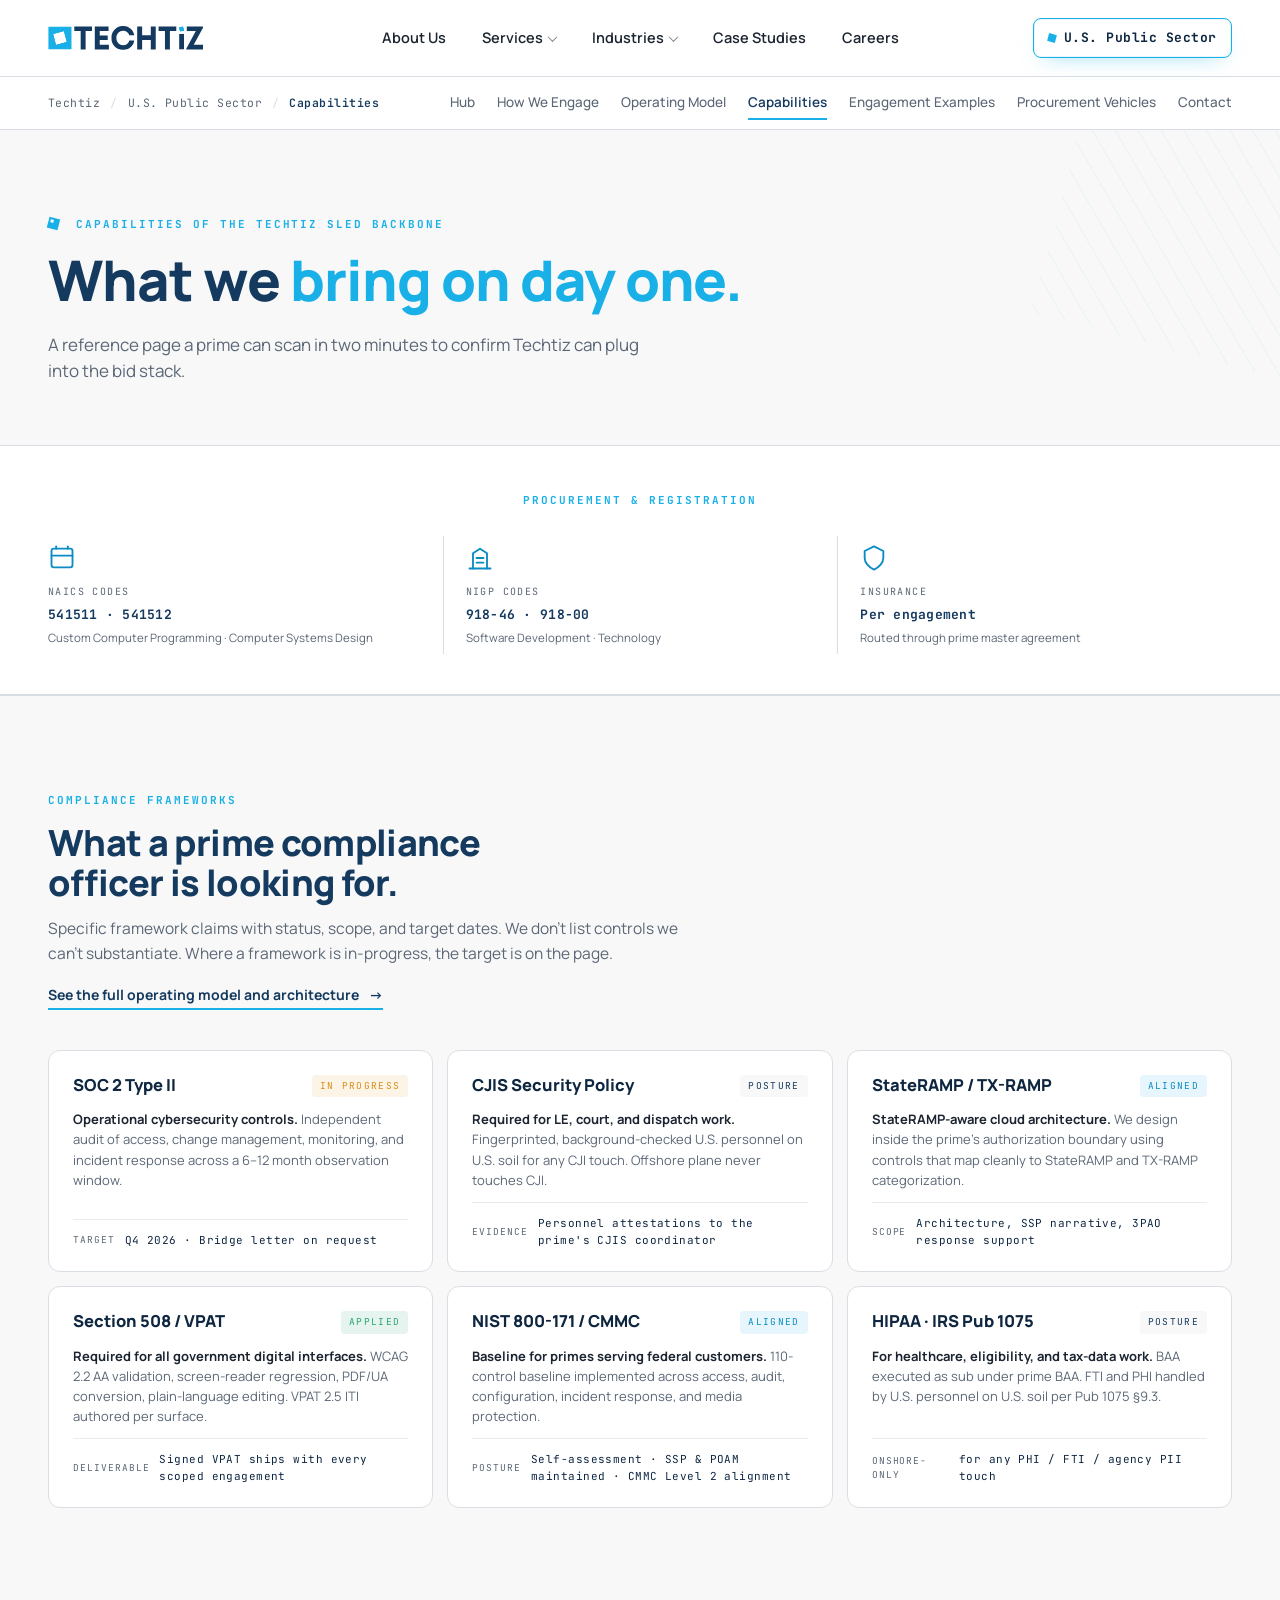
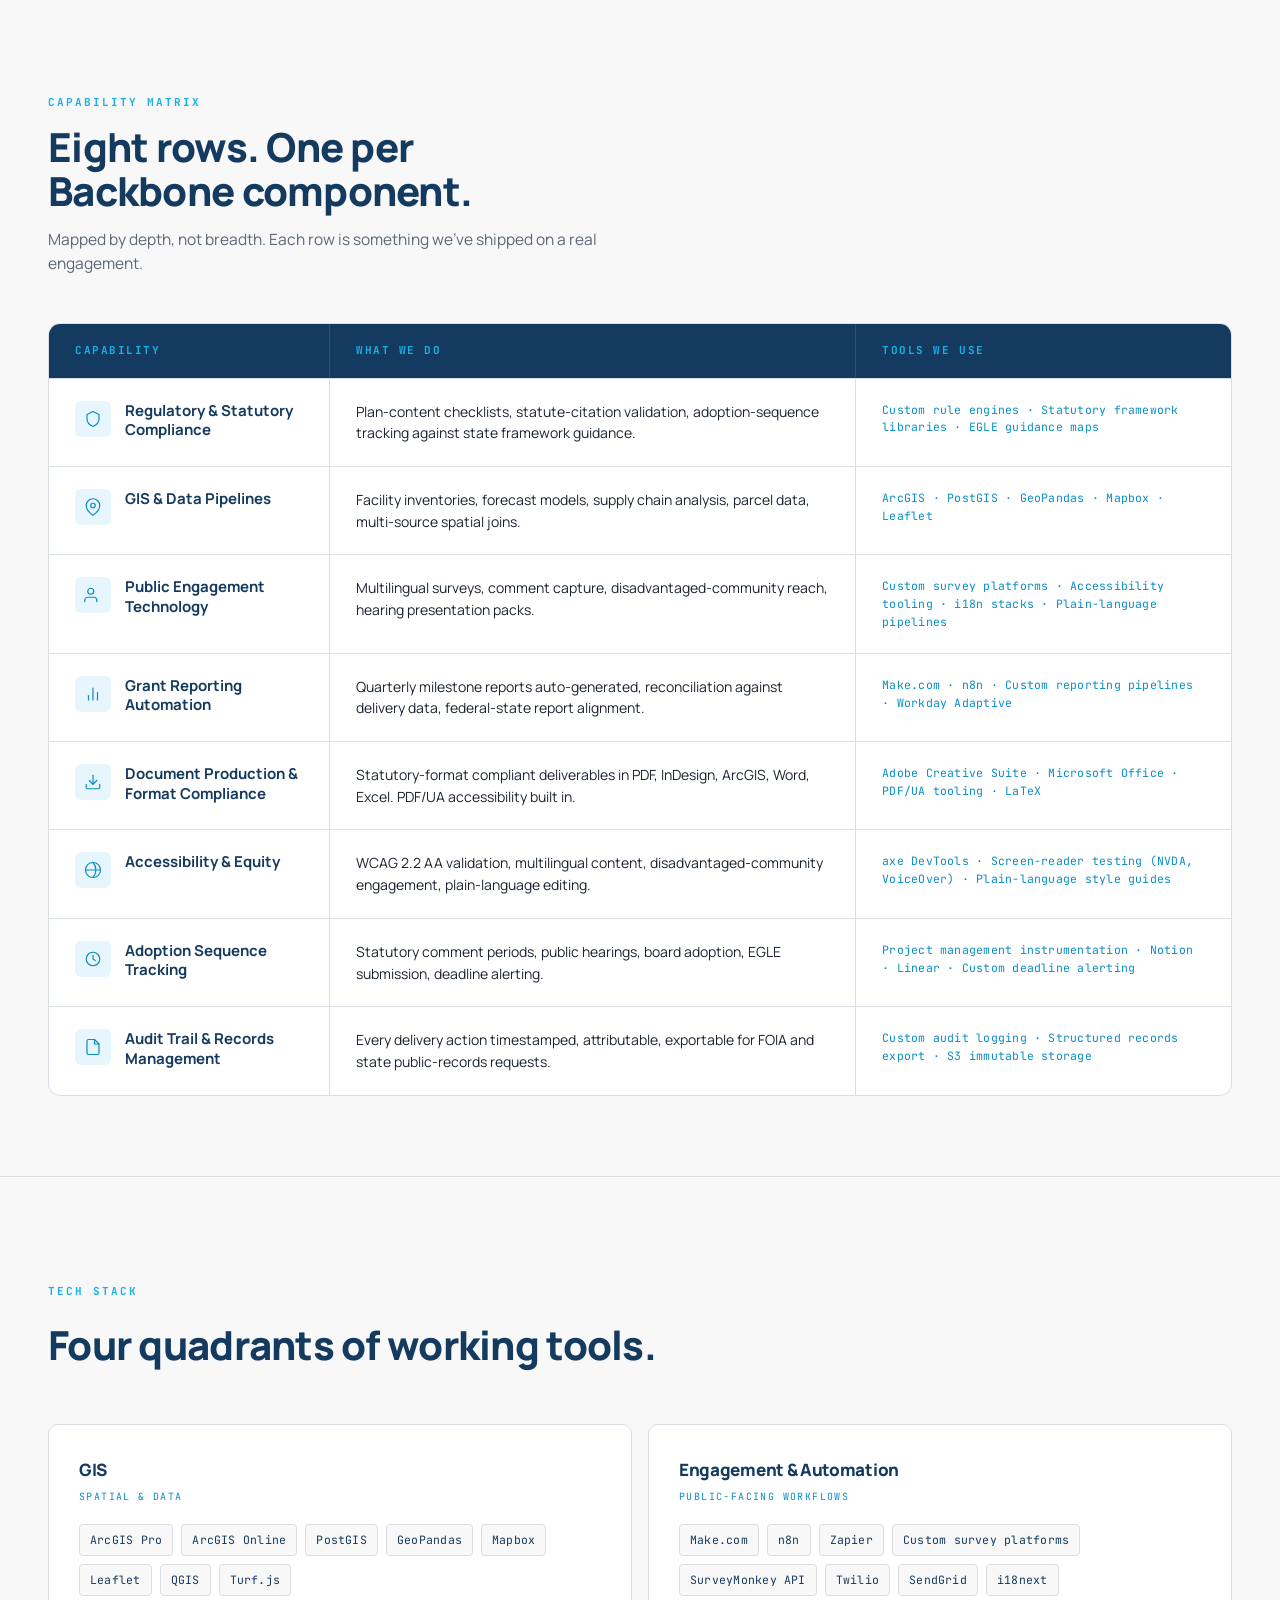
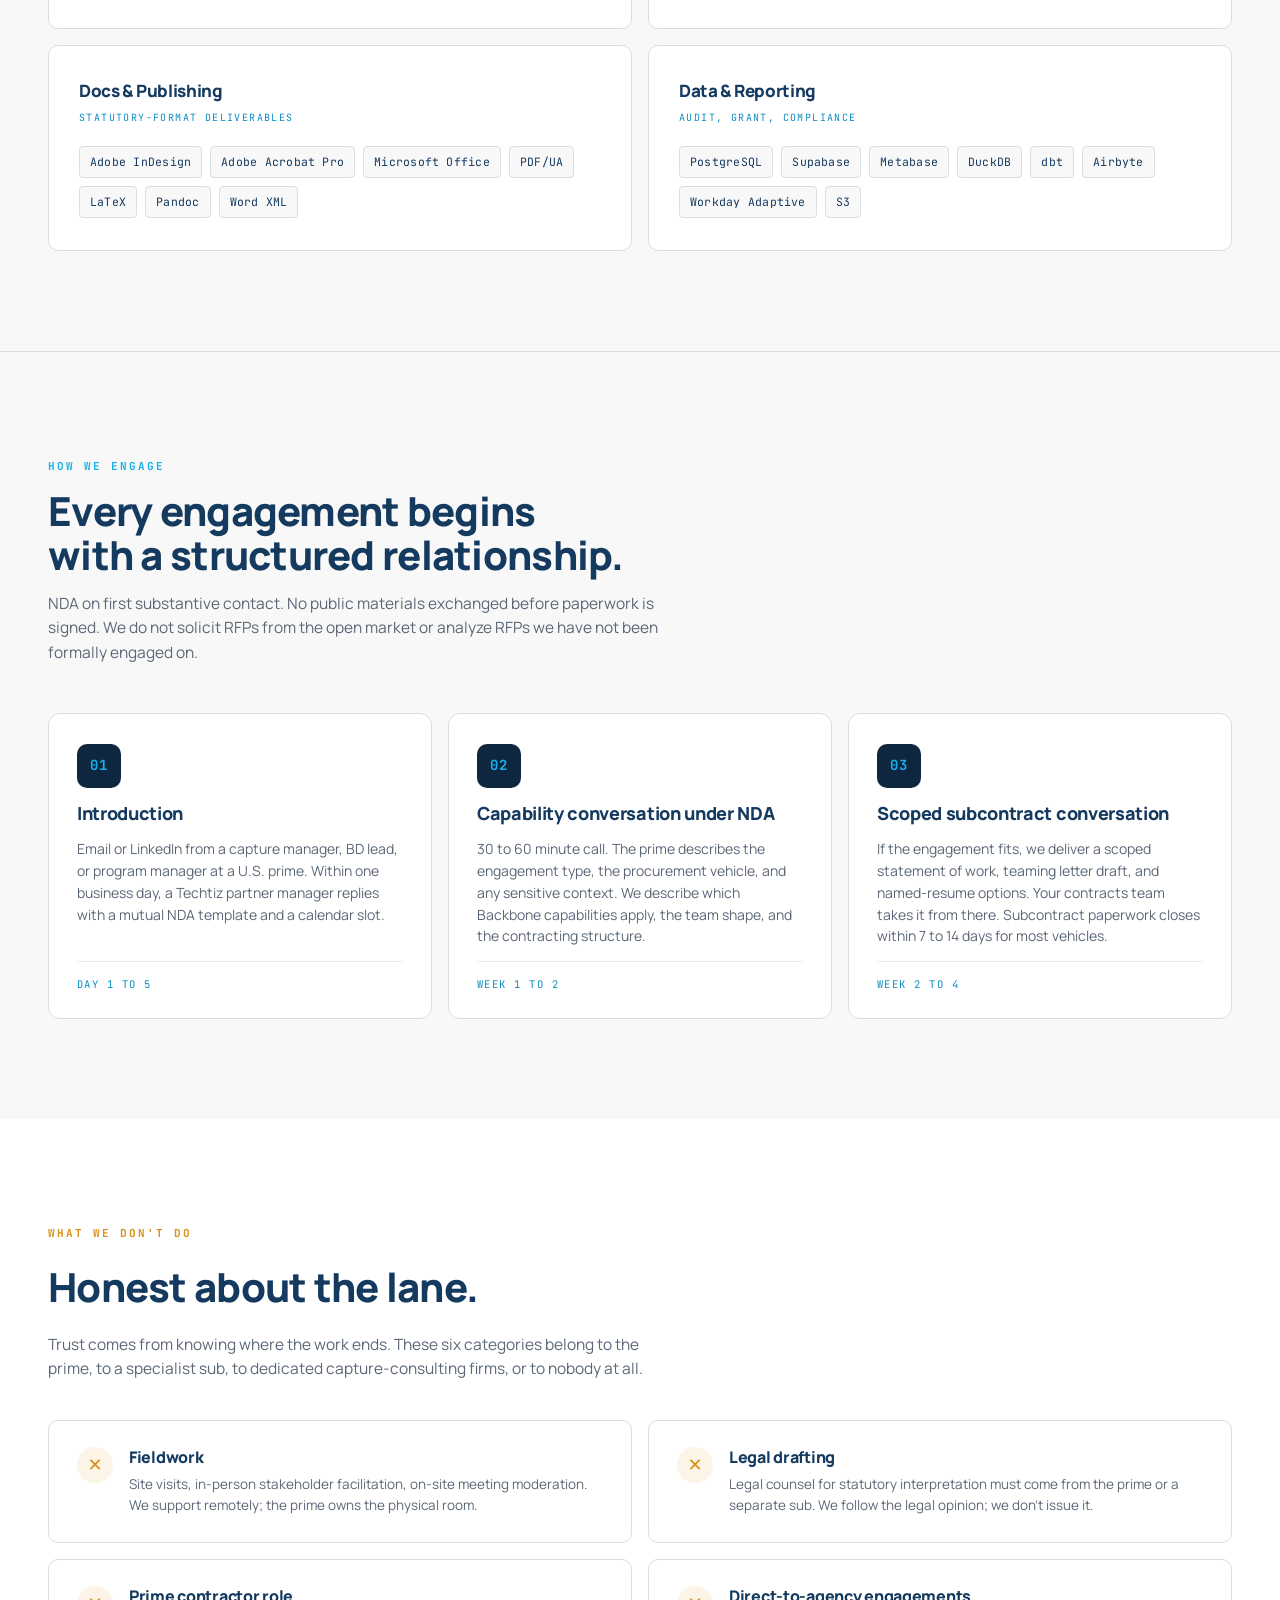
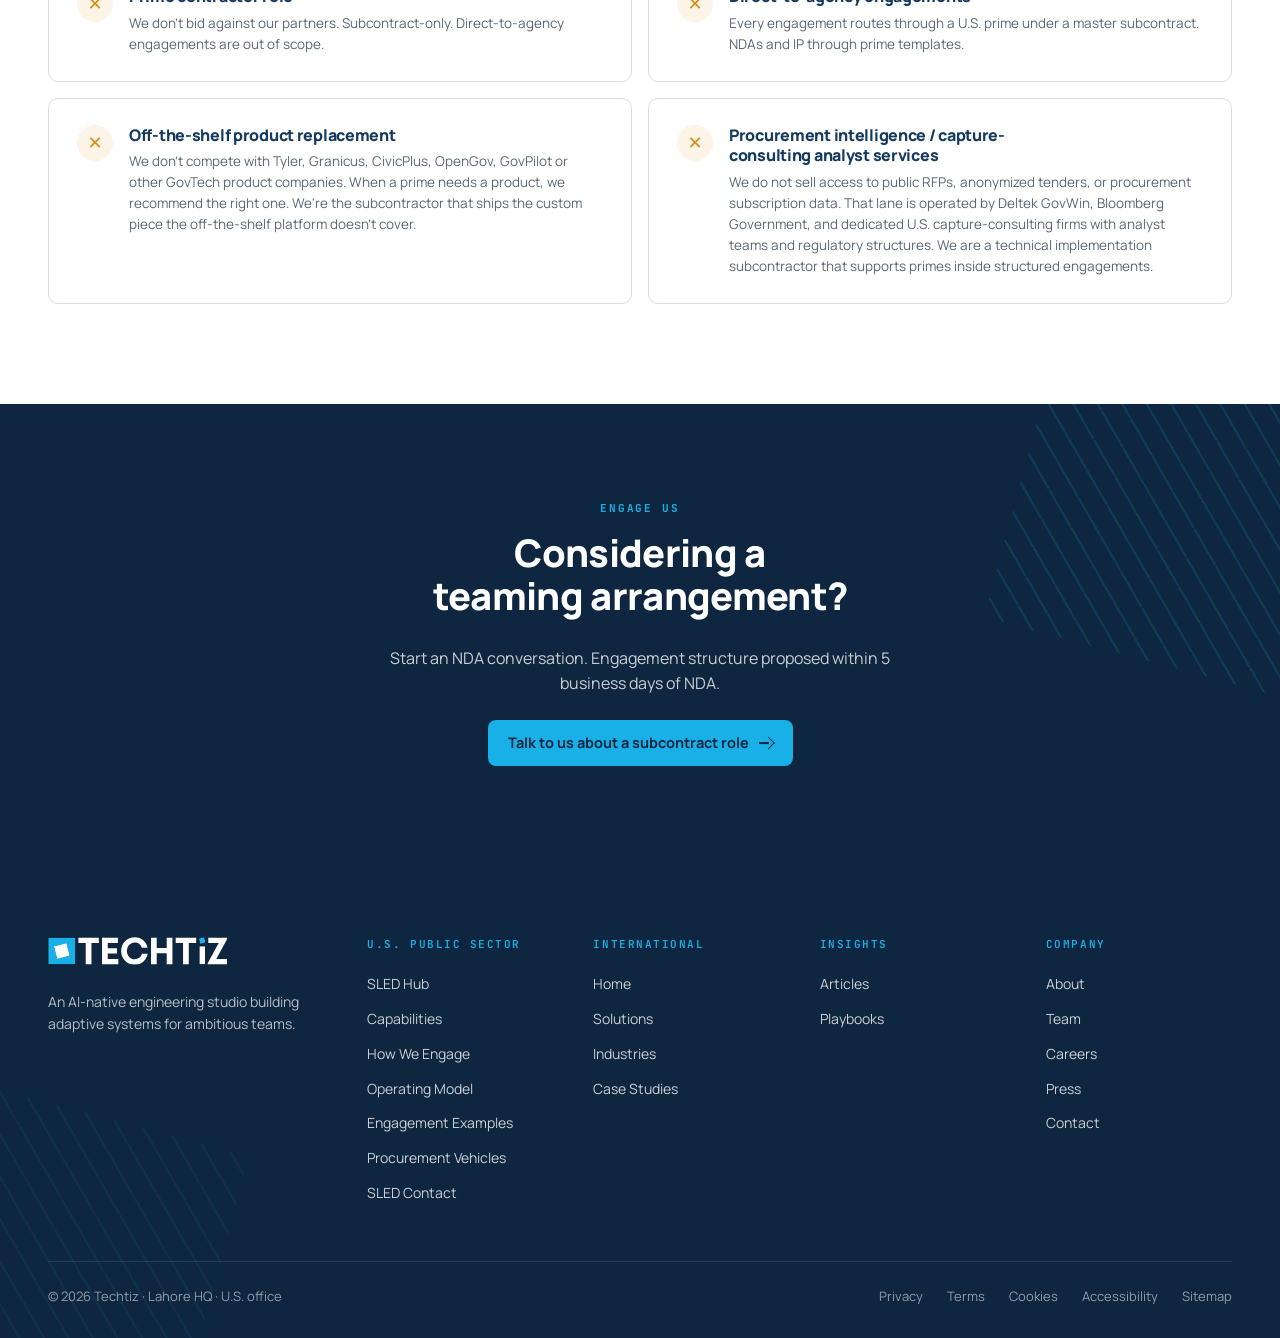
<file: us-sled/capabilities.html>
<!doctype html>
<html lang="en">
<head>
<meta charset="utf-8" />
<meta name="viewport" content="width=1320" />
<title>SLED Capabilities | The Techtiz SLED Backbone | Techtiz</title>
<link rel="preconnect" href="https://fonts.googleapis.com" />
<link rel="preconnect" href="https://fonts.gstatic.com" crossorigin />
<link href="https://fonts.googleapis.com/css2?family=Manrope:wght@400;500;600;700;800&family=JetBrains+Mono:wght@400;500;600&display=swap" rel="stylesheet" />
<link rel="stylesheet" href="_shared.css" />
<style>
/* ===== Capabilities page-specific ===== */

.page-hero {
  background: var(--seasalt);
  padding: 80px 0 60px;
  position: relative;
  overflow: hidden;
}
.page-hero::before {
  content: ""; position: absolute; right: -40px; top: -40px;
  width: 260px; height: 260px;
  background: linear-gradient(45deg, transparent 49%, rgba(24,176,230,0.10) 49% 51%, transparent 51%);
  background-size: 28px 28px;
  transform: rotate(15deg);
}
.page-hero .lead { max-width: 740px; position: relative; z-index: 2; }
.page-hero .lead .eyebrow { margin-bottom: 18px; display: inline-block; }
.page-hero h1 { font-size: 56px; line-height: 1.05; margin-bottom: 22px; }
.page-hero h1 .accent { color: var(--cyan); }
.page-hero .body { font-size: 17px; color: var(--muted); line-height: 1.55; max-width: 600px; }

/* Procurement trust strip — denser version */
.proc-strip {
  background: var(--white);
  border-top: 1px solid var(--line);
  border-bottom: 1px solid var(--line);
  padding: 40px 0;
}
.proc-strip .h {
  text-align: center;
  margin-bottom: 26px;
}
.proc-grid {
  display: grid;
  grid-template-columns: repeat(3, 1fr);
  gap: 0;
}
.proc-item {
  border-left: 1px solid var(--line);
  padding: 8px 22px;
}
.proc-item:first-child { border-left: 0; padding-left: 0; }
.proc-item .pi-icon {
  width: 28px; height: 28px;
  color: var(--cyan-strong);
  margin-bottom: 12px;
}
.proc-item .pi-l {
  font-family: 'JetBrains Mono', monospace;
  font-size: 10px;
  letter-spacing: 0.14em;
  text-transform: uppercase;
  color: var(--muted);
  margin-bottom: 6px;
}
.proc-item .pi-v {
  font-family: 'JetBrains Mono', monospace;
  font-size: 13px;
  color: var(--yale);
  font-weight: 700;
  letter-spacing: 0.02em;
  margin-bottom: 6px;
  line-height: 1.4;
}
.proc-item .pi-c {
  font-size: 11.5px;
  color: var(--muted);
  line-height: 1.4;
}

/* Capability matrix table */
.matrix-section { padding: 100px 0 80px; }
.matrix-section .head { margin-bottom: 48px; max-width: 720px; }
.matrix-section .head .eyebrow { margin-bottom: 14px; display: inline-block; }
.matrix-section .head h2 { font-size: 40px; line-height: 1.1; }
.matrix-section .head p { font-size: 15.5px; color: var(--muted); margin-top: 14px; max-width: 620px; }

.matrix-table {
  background: var(--white);
  border: 1px solid var(--line);
  border-radius: 12px;
  overflow: hidden;
}
.matrix-row {
  display: grid;
  grid-template-columns: 280px 1.4fr 1fr;
  border-top: 1px solid var(--line);
  align-items: stretch;
}
.matrix-row:first-child {
  border-top: 0;
  background: var(--yale);
  color: var(--white);
}
.matrix-row .cell {
  padding: 22px 26px;
  font-size: 14px;
  line-height: 1.55;
  border-left: 1px solid var(--line);
}
.matrix-row .cell:first-child { border-left: 0; }
.matrix-row:first-child .cell {
  font-family: 'JetBrains Mono', monospace;
  font-size: 11px;
  letter-spacing: 0.14em;
  text-transform: uppercase;
  color: var(--cyan);
  font-weight: 700;
  border-color: rgba(255,255,255,0.10);
  padding: 18px 26px;
}
.matrix-row .cap-name {
  display: flex; align-items: flex-start; gap: 14px;
}
.matrix-row .cap-name .ico {
  width: 36px; height: 36px;
  border-radius: 6px;
  background: var(--cyan-soft);
  color: var(--cyan-strong);
  display: grid; place-items: center;
  flex-shrink: 0;
}
.matrix-row .cap-name .ico svg { width: 18px; height: 18px; }
.matrix-row .cap-name .nm {
  font-weight: 700;
  font-size: 15px;
  color: var(--yale);
  line-height: 1.3;
}
.matrix-row .what {
  color: var(--ink);
}
.matrix-row .tools {
  font-family: 'JetBrains Mono', monospace;
  font-size: 11.5px;
  color: var(--cyan-strong);
  letter-spacing: 0.02em;
  line-height: 1.55;
}

.matrix-row:hover:not(:first-child) {
  background: var(--seasalt);
}

/* Stack quadrants */
.stack-section {
  background: var(--seasalt);
  padding: 100px 0;
  border-top: 1px solid var(--line);
}
.stack-section .head { margin-bottom: 48px; }
.stack-section .head .eyebrow { margin-bottom: 14px; display: inline-block; }
.stack-section .head h2 { font-size: 40px; }
.stack-grid {
  display: grid;
  grid-template-columns: 1fr 1fr;
  gap: 16px;
}
.stack-card {
  background: var(--white);
  border: 1px solid var(--line);
  border-radius: 10px;
  padding: 32px 30px;
}
.stack-card h3 {
  font-size: 17px;
  color: var(--yale);
  margin-bottom: 6px;
}
.stack-card .sub-l {
  font-family: 'JetBrains Mono', monospace;
  font-size: 10px;
  letter-spacing: 0.14em;
  text-transform: uppercase;
  color: var(--cyan-strong);
  margin-bottom: 20px;
}
.stack-card .tools {
  display: flex; flex-wrap: wrap; gap: 8px;
}
.stack-card .tools .t {
  font-family: 'JetBrains Mono', monospace;
  font-size: 11.5px;
  color: var(--yale);
  background: var(--seasalt);
  border: 1px solid var(--line);
  padding: 6px 10px;
  border-radius: 4px;
  letter-spacing: 0.02em;
}

/* What we don't do */
.boundaries {
  padding: 100px 0;
  background: var(--white);
}
.boundaries .head { margin-bottom: 40px; max-width: 720px; }
.boundaries .head .eyebrow { margin-bottom: 14px; display: inline-block; color: var(--amber); }
.boundaries .head h2 { font-size: 40px; }
.boundaries .head p { font-size: 15.5px; color: var(--muted); margin-top: 14px; max-width: 620px; }
.boundaries .list {
  display: grid;
  grid-template-columns: 1fr 1fr;
  gap: 16px;
}
.boundary {
  border: 1px solid var(--line);
  border-radius: 10px;
  padding: 26px 28px;
  display: grid;
  grid-template-columns: 36px 1fr;
  gap: 16px;
  align-items: start;
}
.boundary .x {
  width: 36px; height: 36px;
  border-radius: 50%;
  background: rgba(216,144,23,0.10);
  color: var(--amber);
  display: grid; place-items: center;
  font-size: 18px;
  font-weight: 700;
}
.boundary h4 {
  font-size: 16px;
  color: var(--yale);
  margin-bottom: 6px;
  line-height: 1.3;
}
.boundary p {
  font-size: 13.5px;
  color: var(--muted);
  line-height: 1.55;
}

/* How we engage band */
.engage-band {
  background: var(--seasalt);
  border-top: 1px solid var(--line);
  padding: 100px 0;
}
.engage-head { max-width: 720px; margin-bottom: 48px; }
.engage-head .eyebrow { margin-bottom: 14px; display: inline-block; }
.engage-head h2 { font-size: 40px; line-height: 1.1; }
.engage-head p { font-size: 15.5px; color: var(--muted); margin-top: 14px; max-width: 620px; line-height: 1.6; }
.engage-steps {
  display: grid;
  grid-template-columns: repeat(3, 1fr);
  gap: 16px;
}
.engage-step {
  background: var(--white);
  border: 1px solid var(--line);
  border-radius: 12px;
  padding: 30px 28px 26px;
  position: relative;
  display: flex; flex-direction: column;
  gap: 14px;
}
.engage-step .engage-n {
  width: 44px; height: 44px;
  background: var(--yale-dark);
  color: var(--cyan);
  border-radius: 10px;
  display: grid; place-items: center;
  font-family: 'JetBrains Mono', monospace;
  font-weight: 700;
  font-size: 14px;
  letter-spacing: 0.04em;
}
.engage-step h4 {
  font-size: 18px;
  color: var(--yale);
  line-height: 1.25;
}
.engage-step p {
  font-size: 14px;
  color: var(--muted);
  line-height: 1.55;
}
.engage-step .engage-when {
  margin-top: auto;
  padding-top: 14px;
  border-top: 1px solid var(--line-soft);
  font-family: 'JetBrains Mono', monospace;
  font-size: 10.5px;
  letter-spacing: 0.14em;
  color: var(--cyan-strong);
  text-transform: uppercase;
}

/* Final CTA */
.final {
  background: var(--yale-dark);
  color: var(--white);
  position: relative;
  overflow: hidden;
}
.final::before {
  content: ""; position: absolute; right: -60px; top: -60px;
  width: 320px; height: 320px;
  background: linear-gradient(45deg, transparent 48%, rgba(24,176,230,0.16) 48% 52%, transparent 52%);
  background-size: 30px 30px;
  transform: rotate(15deg);
}
.final-inner { padding: 90px 0; text-align: center; position: relative; z-index: 2; }
.final .eyebrow { color: var(--cyan); margin-bottom: 14px; display: inline-block; }
.final h2 { color: var(--white); font-size: 38px; margin-bottom: 28px; max-width: 640px; margin-left: auto; margin-right: auto; line-height: 1.15; }

/* ===== Compliance frameworks section ===== */
.frameworks-section {
  background: var(--seasalt);
  padding: 90px 0 80px;
  border-top: 1px solid var(--line);
}
.frameworks-section .head { margin-bottom: 40px; max-width: 720px; }
.frameworks-section .head .eyebrow { margin-bottom: 14px; display: inline-block; }
.frameworks-section .head h2 { font-size: 36px; line-height: 1.1; }
.frameworks-section .head p { font-size: 15.5px; color: var(--muted); margin-top: 14px; max-width: 640px; line-height: 1.6; }
.fw-link {
  margin-top: 18px;
  display: inline-flex; align-items: center; gap: 10px;
  font-weight: 700; font-size: 14px;
  color: var(--yale);
  border-bottom: 2px solid var(--cyan);
  padding-bottom: 2px;
  transition: gap 200ms ease;
}
.fw-link:hover { gap: 16px; }
.fw-grid {
  display: grid;
  grid-template-columns: repeat(3, 1fr);
  gap: 14px;
}
.fw-card {
  background: var(--white);
  border: 1px solid var(--line);
  border-radius: 12px;
  padding: 24px 24px 22px;
  display: flex; flex-direction: column;
  gap: 12px;
  transition: transform 220ms ease, border-color 220ms ease, box-shadow 220ms ease;
}
.fw-card:hover {
  transform: translateY(-2px);
  border-color: #C2CCD9;
  box-shadow: 0 18px 36px -18px rgba(21,58,95,0.16);
}
.fw-card .fw-h {
  display: flex; justify-content: space-between; align-items: flex-start;
  gap: 12px;
}
.fw-card .fw-n {
  font-size: 16.5px;
  color: var(--yale-dark);
  font-weight: 800;
  line-height: 1.25;
}
.fw-card .fw-s {
  font-family: 'JetBrains Mono', monospace;
  font-size: 9.5px;
  letter-spacing: 0.14em;
  text-transform: uppercase;
  padding: 4px 8px;
  border-radius: 4px;
  white-space: nowrap;
  flex-shrink: 0;
}
.fw-card .fw-s.ip { color: var(--amber); background: rgba(216,144,23,0.10); }
.fw-card .fw-s.ap { color: var(--green); background: rgba(43,165,114,0.12); }
.fw-card .fw-s.al { color: var(--cyan-strong); background: var(--cyan-soft); }
.fw-card .fw-s.po { color: var(--yale); background: var(--seasalt); }
.fw-card .fw-w {
  font-size: 13px;
  color: var(--muted);
  line-height: 1.55;
}
.fw-card .fw-w strong { color: var(--ink); font-weight: 700; }
.fw-card .fw-target {
  margin-top: auto;
  padding-top: 12px;
  border-top: 1px solid var(--line-soft);
  display: flex; gap: 10px;
  align-items: center;
  font-family: 'JetBrains Mono', monospace;
  font-size: 11px;
  color: var(--yale-dark);
  letter-spacing: 0.04em;
}
.fw-card .fw-target .lbl {
  color: var(--muted);
  letter-spacing: 0.10em;
  text-transform: uppercase;
  font-size: 9.5px;
}
</style>
</head>
<body>

<!-- HEADER -->
<header class="top">
  <div class="wrap nav">
    <a href="../index.html" class="brand-mark" aria-label="Techtiz home"><img src="../assets/logo.svg" alt="Techtiz" class="brand-logo" /></a>
    <nav class="primary-nav" aria-label="Primary">
      <a href="../index.html" class="nav-link">About Us</a>
      <div class="nav-item" data-mega="services">
        <button class="nav-link" type="button" aria-expanded="false">Services <span class="chev"></span></button>
        <div class="mega" role="menu">
          <div class="mega-inner">
            <div class="mega-left">
              <div class="mega-eyebrow">We Offer</div>
              <div class="mega-list" data-list="services">
                <a class="mega-item active" data-key="development" href="#">Development <span class="arr-r"></span></a>
                <a class="mega-item" data-key="ai" href="#">AI &amp; Intelligence <span class="arr-r"></span></a>
                <a class="mega-item" data-key="automation" href="#">Automation &amp; AI Solutions <span class="arr-r"></span></a>
                <a class="mega-item" data-key="transformation" href="#">Digital Transformation <span class="arr-r"></span></a>
                <a class="mega-item" data-key="ux" href="#">UX Design / Enablement <span class="arr-r"></span></a>
              </div>
            </div>
            <div class="mega-right">
              <div class="mega-feature" data-feature="services">
                <div class="feat-icon"><svg viewBox="0 0 24 24" fill="none" stroke="currentColor" stroke-width="1.5" stroke-linecap="round" stroke-linejoin="round"><rect x="2" y="3" width="20" height="14" rx="2"></rect><path d="M8 21h8M12 17v4"></path></svg></div>
                <div><h4 data-feat-title>Development</h4><p data-feat-desc>Build robust, scalable digital products designed to grow with your business.</p></div>
              </div>
              <div class="mega-sublinks" data-sublinks="services">
                <a href="#">Custom Software</a><a href="#">Mobile Apps</a><a href="#">Low code / No-code Dev</a><a href="#">Vibe code Dev</a>
              </div>
              <div class="mega-footer">
                <span class="mega-tag">U.S. Prime contractor?</span>
                <a class="mega-cta" href="index.html">See U.S. Public Sector →</a>
              </div>
            </div>
          </div>
        </div>
      </div>
      <div class="nav-item" data-mega="industries">
        <button class="nav-link" type="button" aria-expanded="false">Industries <span class="chev"></span></button>
        <div class="mega" role="menu">
          <div class="mega-inner">
            <div class="mega-left">
              <div class="mega-eyebrow">Industries</div>
              <div class="mega-list" data-list="industries">
                <a class="mega-item active" data-key="healthcare" href="#">Healthcare <span class="arr-r"></span></a>
                <a class="mega-item" data-key="marketing" href="#">Digital Marketing <span class="arr-r"></span></a>
                <a class="mega-item" data-key="realestate" href="#">Real Estate <span class="arr-r"></span></a>
                <a class="mega-item" data-key="ecommerce" href="#">E-commerce <span class="arr-r"></span></a>
                <a class="mega-item" data-key="logistics" href="#">Logistics &amp; Supply Chain <span class="arr-r"></span></a>
                <a class="mega-item" data-key="education" href="#">Education <span class="arr-r"></span></a>
              </div>
            </div>
            <div class="mega-right">
              <div class="mega-feature" data-feature="industries">
                <div class="feat-icon"><svg viewBox="0 0 24 24" fill="none" stroke="currentColor" stroke-width="1.5" stroke-linecap="round" stroke-linejoin="round"><path d="M22 12h-4l-3 9L9 3l-3 9H2"></path></svg></div>
                <div><h4 data-feat-title>Healthcare</h4><p data-feat-desc>Techtiz streamlines admin tasks for healthcare teams, enhancing efficiency and safety.</p></div>
              </div>
              <div class="mega-sublinks" data-sublinks="industries">
                <a href="#">AI Appointment Management</a><a href="#">AI-Powered Communication</a><a href="#">Reporting Optimization</a><a href="#">Patient Records</a>
              </div>
              <div class="mega-footer">
                <span class="mega-tag">State, county, local agencies?</span>
                <a class="mega-cta" href="index.html">U.S. Public Sector →</a>
              </div>
            </div>
          </div>
        </div>
      </div>
      <a href="case-studies.html" class="nav-link">Case Studies</a>
      <a href="#" class="nav-link">Careers</a>
    </nav>
    <div class="right-cta">
      <a href="index.html" class="us-pill" aria-current="page"><span class="sled-dot"></span> U.S. Public Sector</a>
    </div>
  </div>
</header>

<!-- SUB-NAV -->
<div class="subnav">
  <div class="wrap subnav-inner">
    <div class="crumbs">
      <a href="../index.html">Techtiz</a>
      <span class="sep">/</span>
      <a href="index.html">U.S. Public Sector</a>
      <span class="sep">/</span>
      <span class="here">Capabilities</span>
    </div>
    <div class="sub-links">
      <a href="index.html">Hub</a>
      <a href="how-we-engage.html">How We Engage</a>
      <a href="operating-model.html">Operating Model</a>
      <a href="capabilities.html" class="on">Capabilities</a>
      <a href="case-studies.html">Engagement Examples</a>
      <a href="index.html#vehicles">Procurement Vehicles</a>
      <a href="contact.html">Contact</a>
    </div>
  </div>
</div>

<!-- HERO -->
<section class="page-hero">
  <div class="wrap">
    <div class="lead">
      <span class="eyebrow"><span class="gl"></span> Capabilities of the Techtiz SLED Backbone</span>
      <h1>What we <span class="accent">bring on day one.</span></h1>
      <p class="body">A reference page a prime can scan in two minutes to confirm Techtiz can plug into the bid stack.</p>
    </div>
  </div>
</section>

<!-- PROCUREMENT STRIP -->
<section class="proc-strip">
  <div class="wrap">
    <div class="h">
      <span class="eyebrow">Procurement &amp; registration</span>
    </div>
    <div class="proc-grid">
      <div class="proc-item">
        <svg class="pi-icon" viewBox="0 0 24 24" fill="none" stroke="currentColor" stroke-width="1.6" stroke-linecap="round" stroke-linejoin="round"><rect x="3" y="4" width="18" height="16" rx="2"/><path d="M7 4 V2 M17 4 V2 M3 10 h18"/></svg>
        <div class="pi-l">NAICS Codes</div>
        <div class="pi-v">541511 · 541512</div>
        <div class="pi-c">Custom Computer Programming · Computer Systems Design</div>
      </div>
      <div class="proc-item">
        <svg class="pi-icon" viewBox="0 0 24 24" fill="none" stroke="currentColor" stroke-width="1.6" stroke-linecap="round" stroke-linejoin="round"><path d="M3 21 h18"/><path d="M6 21 V8 l6 -4 l6 4 v13"/><path d="M9 12 h6 M9 16 h6"/></svg>
        <div class="pi-l">NIGP Codes</div>
        <div class="pi-v">918-46 · 918-00</div>
        <div class="pi-c">Software Development · Technology</div>
      </div>
      <div class="proc-item">
        <svg class="pi-icon" viewBox="0 0 24 24" fill="none" stroke="currentColor" stroke-width="1.6" stroke-linecap="round" stroke-linejoin="round"><path d="M12 2 L4 6 v6 c0 4 3.5 8 8 10 c4.5 -2 8 -6 8 -10 V6 z"/></svg>
        <div class="pi-l">Insurance</div>
        <div class="pi-v">Per engagement</div>
        <div class="pi-c">Routed through prime master agreement</div>
      </div>
    </div>
  </div>
</section>

<!-- COMPLIANCE FRAMEWORKS -->
<section class="frameworks-section">
  <div class="wrap">
    <div class="head">
      <span class="eyebrow">Compliance frameworks</span>
      <h2>What a prime compliance officer is looking for.</h2>
      <p>Specific framework claims with status, scope, and target dates. We don't list controls we can't substantiate. Where a framework is in-progress, the target is on the page.</p>
      <a class="fw-link" href="operating-model.html">See the full operating model and architecture <span>→</span></a>
    </div>

    <div class="fw-grid">
      <div class="fw-card">
        <div class="fw-h">
          <div class="fw-n">SOC 2 Type II</div>
          <span class="fw-s ip">In progress</span>
        </div>
        <div class="fw-w"><strong>Operational cybersecurity controls.</strong> Independent audit of access, change management, monitoring, and incident response across a 6–12 month observation window.</div>
        <div class="fw-target"><span class="lbl">Target</span> Q4 2026 · Bridge letter on request</div>
      </div>

      <div class="fw-card">
        <div class="fw-h">
          <div class="fw-n">CJIS Security Policy</div>
          <span class="fw-s po">Posture</span>
        </div>
        <div class="fw-w"><strong>Required for LE, court, and dispatch work.</strong> Fingerprinted, background-checked U.S. personnel on U.S. soil for any CJI touch. Offshore plane never touches CJI.</div>
        <div class="fw-target"><span class="lbl">Evidence</span> Personnel attestations to the prime's CJIS coordinator</div>
      </div>

      <div class="fw-card">
        <div class="fw-h">
          <div class="fw-n">StateRAMP / TX-RAMP</div>
          <span class="fw-s al">Aligned</span>
        </div>
        <div class="fw-w"><strong>StateRAMP-aware cloud architecture.</strong> We design inside the prime's authorization boundary using controls that map cleanly to StateRAMP and TX-RAMP categorization.</div>
        <div class="fw-target"><span class="lbl">Scope</span> Architecture, SSP narrative, 3PAO response support</div>
      </div>

      <div class="fw-card">
        <div class="fw-h">
          <div class="fw-n">Section 508 / VPAT</div>
          <span class="fw-s ap">Applied</span>
        </div>
        <div class="fw-w"><strong>Required for all government digital interfaces.</strong> WCAG 2.2 AA validation, screen-reader regression, PDF/UA conversion, plain-language editing. VPAT 2.5 ITI authored per surface.</div>
        <div class="fw-target"><span class="lbl">Deliverable</span> Signed VPAT ships with every scoped engagement</div>
      </div>

      <div class="fw-card">
        <div class="fw-h">
          <div class="fw-n">NIST 800-171 / CMMC</div>
          <span class="fw-s al">Aligned</span>
        </div>
        <div class="fw-w"><strong>Baseline for primes serving federal customers.</strong> 110-control baseline implemented across access, audit, configuration, incident response, and media protection.</div>
        <div class="fw-target"><span class="lbl">Posture</span> Self-assessment · SSP &amp; POAM maintained · CMMC Level 2 alignment</div>
      </div>

      <div class="fw-card">
        <div class="fw-h">
          <div class="fw-n">HIPAA · IRS Pub 1075</div>
          <span class="fw-s po">Posture</span>
        </div>
        <div class="fw-w"><strong>For healthcare, eligibility, and tax-data work.</strong> BAA executed as sub under prime BAA. FTI and PHI handled by U.S. personnel on U.S. soil per Pub 1075 §9.3.</div>
        <div class="fw-target"><span class="lbl">Onshore-only</span> for any PHI / FTI / agency PII touch</div>
      </div>
    </div>
  </div>
</section>

<!-- CAPABILITY MATRIX -->
<section class="matrix-section">
  <div class="wrap">
    <div class="head">
      <span class="eyebrow">Capability matrix</span>
      <h2>Eight rows. One per Backbone component.</h2>
      <p>Mapped by depth, not breadth. Each row is something we've shipped on a real engagement.</p>
    </div>

    <div class="matrix-table">
      <div class="matrix-row">
        <div class="cell">Capability</div>
        <div class="cell">What we do</div>
        <div class="cell">Tools we use</div>
      </div>

      <div class="matrix-row">
        <div class="cell cap-name">
          <div class="ico"><svg viewBox="0 0 24 24" fill="none" stroke="currentColor" stroke-width="1.6" stroke-linecap="round" stroke-linejoin="round"><path d="M12 2 L4 6 v6 c0 4 3.5 8 8 10 c4.5 -2 8 -6 8 -10 V6 z"/></svg></div>
          <div class="nm">Regulatory &amp; Statutory Compliance</div>
        </div>
        <div class="cell what">Plan-content checklists, statute-citation validation, adoption-sequence tracking against state framework guidance.</div>
        <div class="cell tools">Custom rule engines · Statutory framework libraries · EGLE guidance maps</div>
      </div>

      <div class="matrix-row">
        <div class="cell cap-name">
          <div class="ico"><svg viewBox="0 0 24 24" fill="none" stroke="currentColor" stroke-width="1.6" stroke-linecap="round" stroke-linejoin="round"><path d="M21 10 c0 7 -9 13 -9 13 s-9 -6 -9 -13 a9 9 0 0 1 18 0 z"/><circle cx="12" cy="10" r="3"/></svg></div>
          <div class="nm">GIS &amp; Data Pipelines</div>
        </div>
        <div class="cell what">Facility inventories, forecast models, supply chain analysis, parcel data, multi-source spatial joins.</div>
        <div class="cell tools">ArcGIS · PostGIS · GeoPandas · Mapbox · Leaflet</div>
      </div>

      <div class="matrix-row">
        <div class="cell cap-name">
          <div class="ico"><svg viewBox="0 0 24 24" fill="none" stroke="currentColor" stroke-width="1.6" stroke-linecap="round" stroke-linejoin="round"><path d="M17 21 v-2 a4 4 0 0 0 -4 -4 H5 a4 4 0 0 0 -4 4 v2"/><circle cx="9" cy="7" r="4"/></svg></div>
          <div class="nm">Public Engagement Technology</div>
        </div>
        <div class="cell what">Multilingual surveys, comment capture, disadvantaged-community reach, hearing presentation packs.</div>
        <div class="cell tools">Custom survey platforms · Accessibility tooling · i18n stacks · Plain-language pipelines</div>
      </div>

      <div class="matrix-row">
        <div class="cell cap-name">
          <div class="ico"><svg viewBox="0 0 24 24" fill="none" stroke="currentColor" stroke-width="1.6" stroke-linecap="round" stroke-linejoin="round"><line x1="18" y1="20" x2="18" y2="10"/><line x1="12" y1="20" x2="12" y2="4"/><line x1="6" y1="20" x2="6" y2="14"/></svg></div>
          <div class="nm">Grant Reporting Automation</div>
        </div>
        <div class="cell what">Quarterly milestone reports auto-generated, reconciliation against delivery data, federal-state report alignment.</div>
        <div class="cell tools">Make.com · n8n · Custom reporting pipelines · Workday Adaptive</div>
      </div>

      <div class="matrix-row">
        <div class="cell cap-name">
          <div class="ico"><svg viewBox="0 0 24 24" fill="none" stroke="currentColor" stroke-width="1.6" stroke-linecap="round" stroke-linejoin="round"><path d="M21 15 v4 a2 2 0 0 1 -2 2 H5 a2 2 0 0 1 -2 -2 v-4"/><polyline points="7 10 12 15 17 10"/><line x1="12" y1="15" x2="12" y2="3"/></svg></div>
          <div class="nm">Document Production &amp; Format Compliance</div>
        </div>
        <div class="cell what">Statutory-format compliant deliverables in PDF, InDesign, ArcGIS, Word, Excel. PDF/UA accessibility built in.</div>
        <div class="cell tools">Adobe Creative Suite · Microsoft Office · PDF/UA tooling · LaTeX</div>
      </div>

      <div class="matrix-row">
        <div class="cell cap-name">
          <div class="ico"><svg viewBox="0 0 24 24" fill="none" stroke="currentColor" stroke-width="1.6" stroke-linecap="round" stroke-linejoin="round"><circle cx="12" cy="12" r="10"/><path d="M2 12 h20 M12 2 a15 15 0 0 1 0 20"/></svg></div>
          <div class="nm">Accessibility &amp; Equity</div>
        </div>
        <div class="cell what">WCAG 2.2 AA validation, multilingual content, disadvantaged-community engagement, plain-language editing.</div>
        <div class="cell tools">axe DevTools · Screen-reader testing (NVDA, VoiceOver) · Plain-language style guides</div>
      </div>

      <div class="matrix-row">
        <div class="cell cap-name">
          <div class="ico"><svg viewBox="0 0 24 24" fill="none" stroke="currentColor" stroke-width="1.6" stroke-linecap="round" stroke-linejoin="round"><circle cx="12" cy="12" r="9"/><path d="M12 7 v5 l3 2"/></svg></div>
          <div class="nm">Adoption Sequence Tracking</div>
        </div>
        <div class="cell what">Statutory comment periods, public hearings, board adoption, EGLE submission, deadline alerting.</div>
        <div class="cell tools">Project management instrumentation · Notion · Linear · Custom deadline alerting</div>
      </div>

      <div class="matrix-row">
        <div class="cell cap-name">
          <div class="ico"><svg viewBox="0 0 24 24" fill="none" stroke="currentColor" stroke-width="1.6" stroke-linecap="round" stroke-linejoin="round"><path d="M14 2 H6 a2 2 0 0 0 -2 2 v16 a2 2 0 0 0 2 2 h12 a2 2 0 0 0 2 -2 V8 z"/><path d="M14 2 v6 h6"/></svg></div>
          <div class="nm">Audit Trail &amp; Records Management</div>
        </div>
        <div class="cell what">Every delivery action timestamped, attributable, exportable for FOIA and state public-records requests.</div>
        <div class="cell tools">Custom audit logging · Structured records export · S3 immutable storage</div>
      </div>
    </div>
  </div>
</section>

<!-- TECH STACK QUADRANTS -->
<section class="stack-section">
  <div class="wrap">
    <div class="head">
      <span class="eyebrow">Tech stack</span>
      <h2>Four quadrants of working tools.</h2>
    </div>
    <div class="stack-grid">
      <div class="stack-card">
        <h3>GIS</h3>
        <div class="sub-l">Spatial &amp; data</div>
        <div class="tools">
          <span class="t">ArcGIS Pro</span>
          <span class="t">ArcGIS Online</span>
          <span class="t">PostGIS</span>
          <span class="t">GeoPandas</span>
          <span class="t">Mapbox</span>
          <span class="t">Leaflet</span>
          <span class="t">QGIS</span>
          <span class="t">Turf.js</span>
        </div>
      </div>
      <div class="stack-card">
        <h3>Engagement &amp; Automation</h3>
        <div class="sub-l">Public-facing workflows</div>
        <div class="tools">
          <span class="t">Make.com</span>
          <span class="t">n8n</span>
          <span class="t">Zapier</span>
          <span class="t">Custom survey platforms</span>
          <span class="t">SurveyMonkey API</span>
          <span class="t">Twilio</span>
          <span class="t">SendGrid</span>
          <span class="t">i18next</span>
        </div>
      </div>
      <div class="stack-card">
        <h3>Docs &amp; Publishing</h3>
        <div class="sub-l">Statutory-format deliverables</div>
        <div class="tools">
          <span class="t">Adobe InDesign</span>
          <span class="t">Adobe Acrobat Pro</span>
          <span class="t">Microsoft Office</span>
          <span class="t">PDF/UA</span>
          <span class="t">LaTeX</span>
          <span class="t">Pandoc</span>
          <span class="t">Word XML</span>
        </div>
      </div>
      <div class="stack-card">
        <h3>Data &amp; Reporting</h3>
        <div class="sub-l">Audit, grant, compliance</div>
        <div class="tools">
          <span class="t">PostgreSQL</span>
          <span class="t">Supabase</span>
          <span class="t">Metabase</span>
          <span class="t">DuckDB</span>
          <span class="t">dbt</span>
          <span class="t">Airbyte</span>
          <span class="t">Workday Adaptive</span>
          <span class="t">S3</span>
        </div>
      </div>
    </div>
  </div>
</section>

<!-- HOW WE ENGAGE -->
<section class="engage-band">
  <div class="wrap">
    <div class="engage-head">
      <span class="eyebrow">How we engage</span>
      <h2>Every engagement begins with a structured relationship.</h2>
      <p>NDA on first substantive contact. No public materials exchanged before paperwork is signed. We do not solicit RFPs from the open market or analyze RFPs we have not been formally engaged on.</p>
    </div>
    <div class="engage-steps">
      <div class="engage-step">
        <div class="engage-n">01</div>
        <h4>Introduction</h4>
        <p>Email or LinkedIn from a capture manager, BD lead, or program manager at a U.S. prime. Within one business day, a Techtiz partner manager replies with a mutual NDA template and a calendar slot.</p>
        <span class="engage-when">Day 1 to 5</span>
      </div>
      <div class="engage-step">
        <div class="engage-n">02</div>
        <h4>Capability conversation under NDA</h4>
        <p>30 to 60 minute call. The prime describes the engagement type, the procurement vehicle, and any sensitive context. We describe which Backbone capabilities apply, the team shape, and the contracting structure.</p>
        <span class="engage-when">Week 1 to 2</span>
      </div>
      <div class="engage-step">
        <div class="engage-n">03</div>
        <h4>Scoped subcontract conversation</h4>
        <p>If the engagement fits, we deliver a scoped statement of work, teaming letter draft, and named-resume options. Your contracts team takes it from there. Subcontract paperwork closes within 7 to 14 days for most vehicles.</p>
        <span class="engage-when">Week 2 to 4</span>
      </div>
    </div>
  </div>
</section>

<!-- WHAT WE DON'T DO -->
<section class="boundaries">
  <div class="wrap">
    <div class="head">
      <span class="eyebrow" style="color:var(--amber);">What we don't do</span>
      <h2>Honest about the lane.</h2>
      <p>Trust comes from knowing where the work ends. These six categories belong to the prime, to a specialist sub, to dedicated capture-consulting firms, or to nobody at all.</p>
    </div>
    <div class="list">
      <div class="boundary">
        <div class="x">✕</div>
        <div>
          <h4>Fieldwork</h4>
          <p>Site visits, in-person stakeholder facilitation, on-site meeting moderation. We support remotely; the prime owns the physical room.</p>
        </div>
      </div>
      <div class="boundary">
        <div class="x">✕</div>
        <div>
          <h4>Legal drafting</h4>
          <p>Legal counsel for statutory interpretation must come from the prime or a separate sub. We follow the legal opinion; we don't issue it.</p>
        </div>
      </div>
      <div class="boundary">
        <div class="x">✕</div>
        <div>
          <h4>Prime contractor role</h4>
          <p>We don't bid against our partners. Subcontract-only. Direct-to-agency engagements are out of scope.</p>
        </div>
      </div>
      <div class="boundary">
        <div class="x">✕</div>
        <div>
          <h4>Direct-to-agency engagements</h4>
          <p>Every engagement routes through a U.S. prime under a master subcontract. NDAs and IP through prime templates.</p>
        </div>
      </div>
      <div class="boundary">
        <div class="x">✕</div>
        <div>
          <h4>Off-the-shelf product replacement</h4>
          <p>We don't compete with Tyler, Granicus, CivicPlus, OpenGov, GovPilot or other GovTech product companies. When a prime needs a product, we recommend the right one. We're the subcontractor that ships the custom piece the off-the-shelf platform doesn't cover.</p>
        </div>
      </div>
      <div class="boundary">
        <div class="x">✕</div>
        <div>
          <h4>Procurement intelligence / capture-consulting analyst services</h4>
          <p>We do not sell access to public RFPs, anonymized tenders, or procurement subscription data. That lane is operated by Deltek GovWin, Bloomberg Government, and dedicated U.S. capture-consulting firms with analyst teams and regulatory structures. We are a technical implementation subcontractor that supports primes inside structured engagements.</p>
        </div>
      </div>
    </div>
  </div>
</section>

<!-- FINAL CTA -->
<section class="final">
  <div class="wrap final-inner">
    <span class="eyebrow">Engage us</span>
    <h2>Considering a teaming arrangement?</h2>
    <p style="color: rgba(255,255,255,0.78); font-size: 16px; max-width: 560px; margin: 0 auto 24px; line-height: 1.55;">Start an NDA conversation. Engagement structure proposed within 5 business days of NDA.</p>
    <a href="contact.html" class="cta">Talk to us about a subcontract role <span class="arr"></span></a>
  </div>
</section>

<!-- FOOTER -->
<footer class="foot">
  <div class="wrap">
    <div class="cols">
      <div class="brand-foot">
        <a href="../index.html" class="brand-mark"><img src="../assets/logo-light.svg" alt="Techtiz" class="brand-logo" /></a>
        <p>An AI-native engineering studio building adaptive systems for ambitious teams.</p>
      </div>
      <div>
        <h5>U.S. Public Sector</h5>
        <ul>
          <li><a href="index.html">SLED Hub</a></li>
          <li><a href="capabilities.html">Capabilities</a></li>
          <li><a href="how-we-engage.html">How We Engage</a></li>
          <li><a href="operating-model.html">Operating Model</a></li>
          <li><a href="case-studies.html">Engagement Examples</a></li>
          <li><a href="index.html#vehicles">Procurement Vehicles</a></li>
          <li><a href="contact.html">SLED Contact</a></li>
        </ul>
      </div>
      <div>
        <h5>International</h5>
        <ul>
          <li><a href="../index.html">Home</a></li>
          <li><a href="#">Solutions</a></li>
          <li><a href="#">Industries</a></li>
          <li><a href="#">Case Studies</a></li>
        </ul>
      </div>
      <div>
        <h5>Insights</h5>
        <ul><li><a href="#">Articles</a></li><li><a href="#">Playbooks</a></li></ul>
      </div>
      <div>
        <h5>Company</h5>
        <ul>
          <li><a href="#">About</a></li>
          <li><a href="#">Team</a></li>
          <li><a href="#">Careers</a></li>
          <li><a href="#">Press</a></li>
          <li><a href="#">Contact</a></li>
        </ul>
      </div>
    </div>
    <div class="strip">
      <div>© 2026 Techtiz · Lahore HQ · U.S. office</div>
      <div class="legal">
        <a href="#">Privacy</a>
        <a href="#">Terms</a>
        <a href="#">Cookies</a>
        <a href="#">Accessibility</a>
        <a href="#">Sitemap</a>
      </div>
    </div>
  </div>
</footer>

<script src="_nav.js"></script>
</body>
</html>
</file>
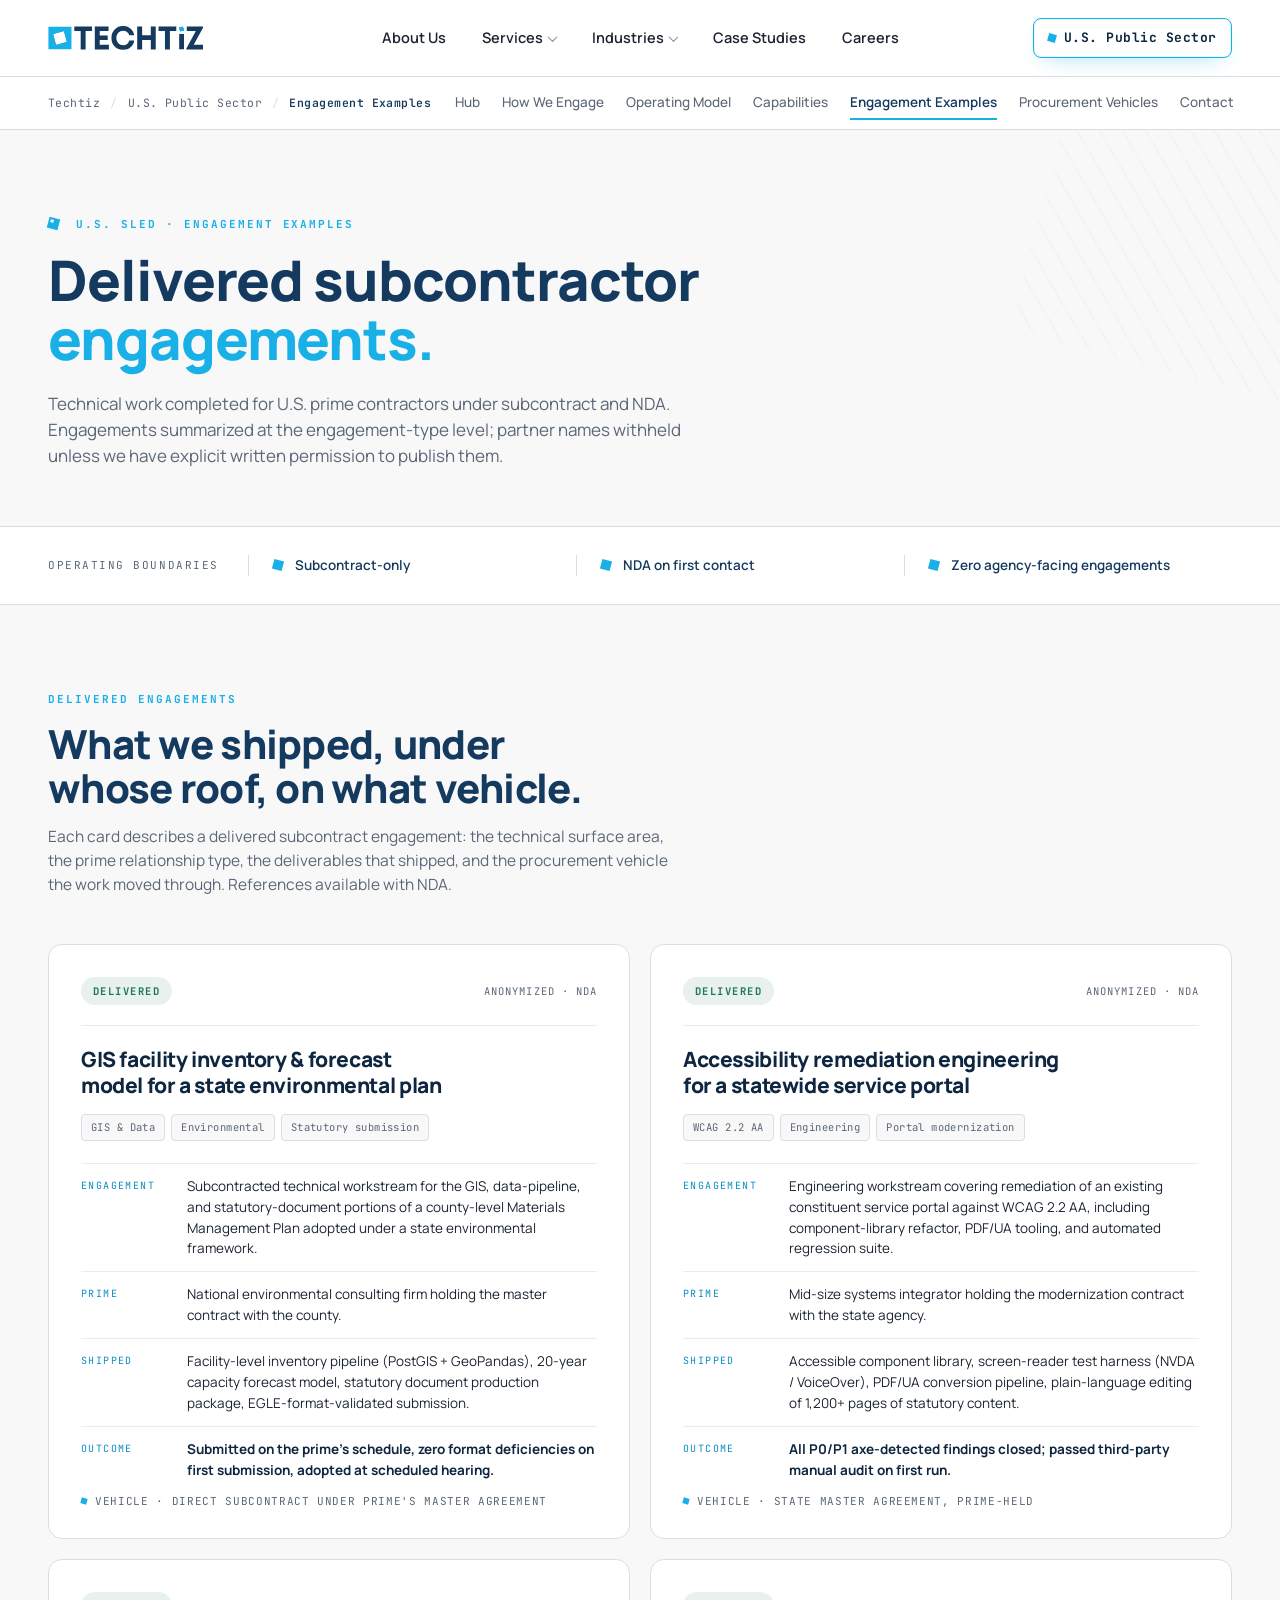
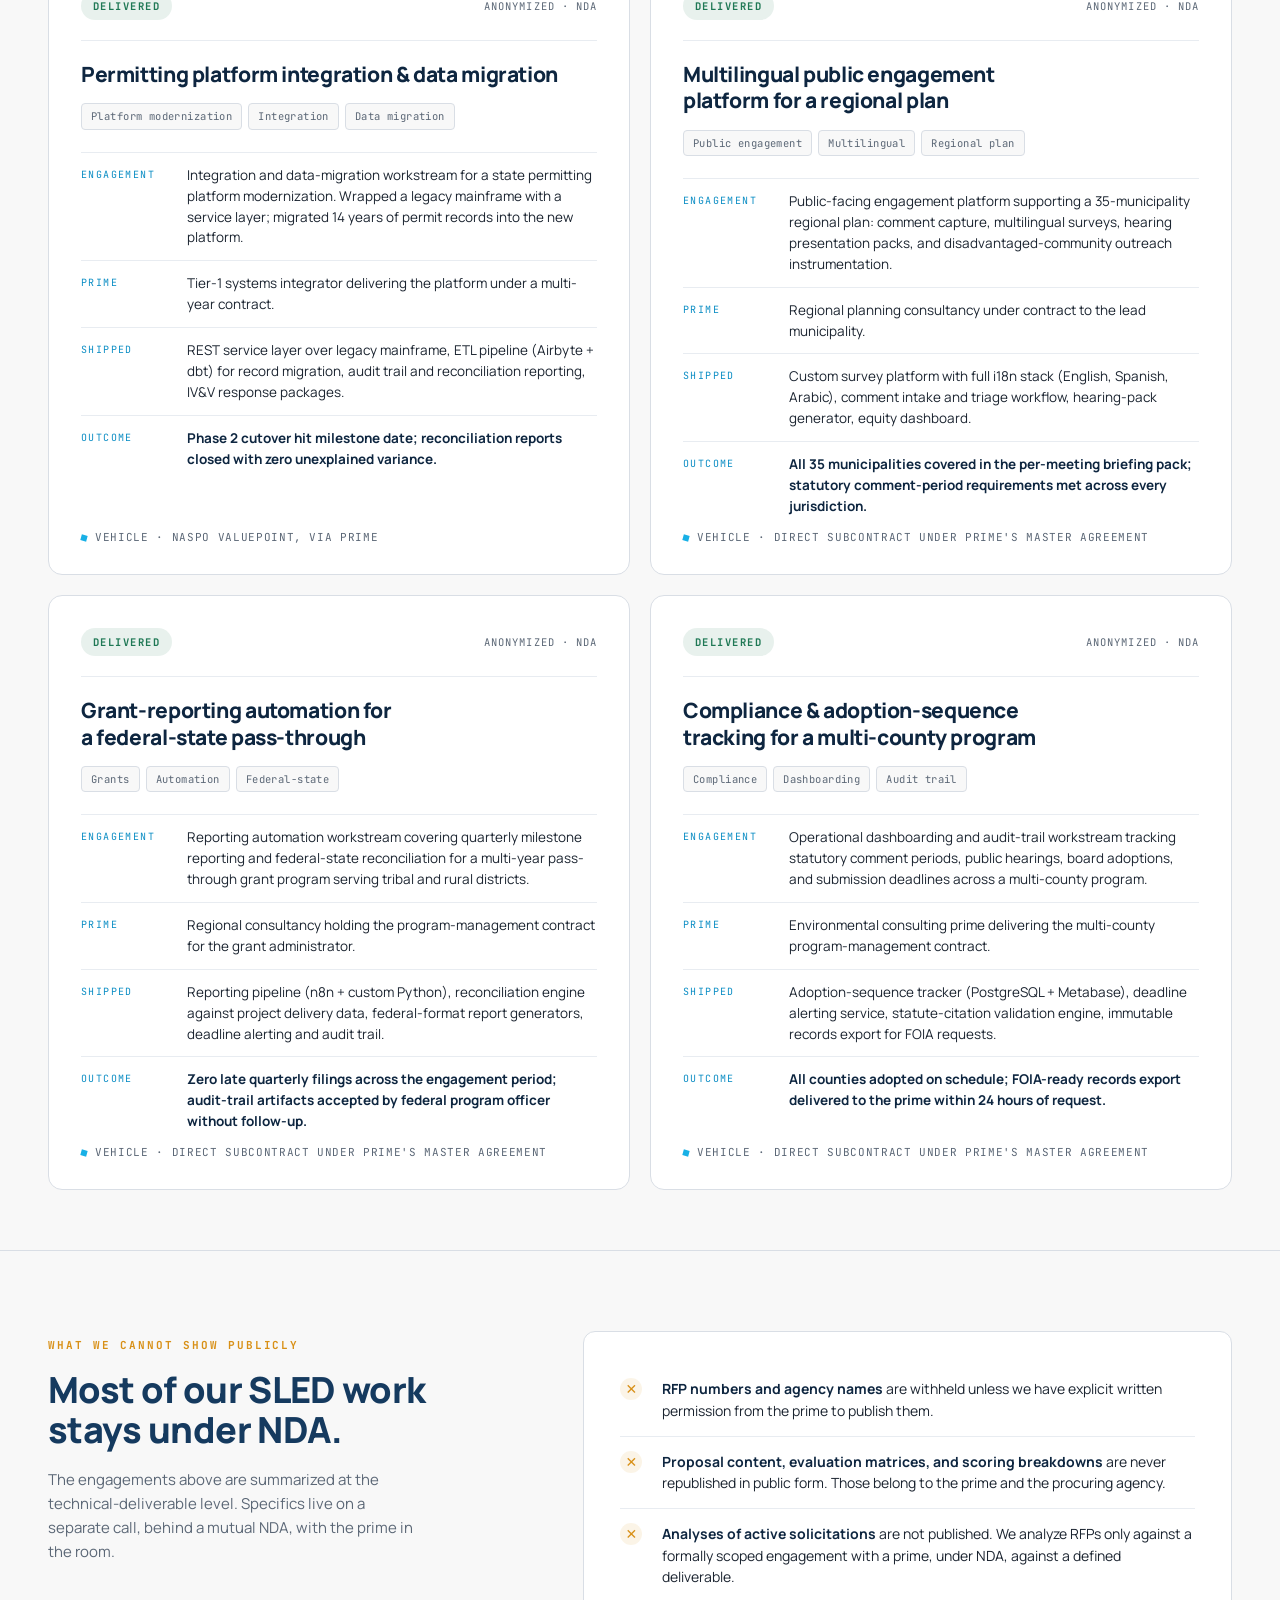
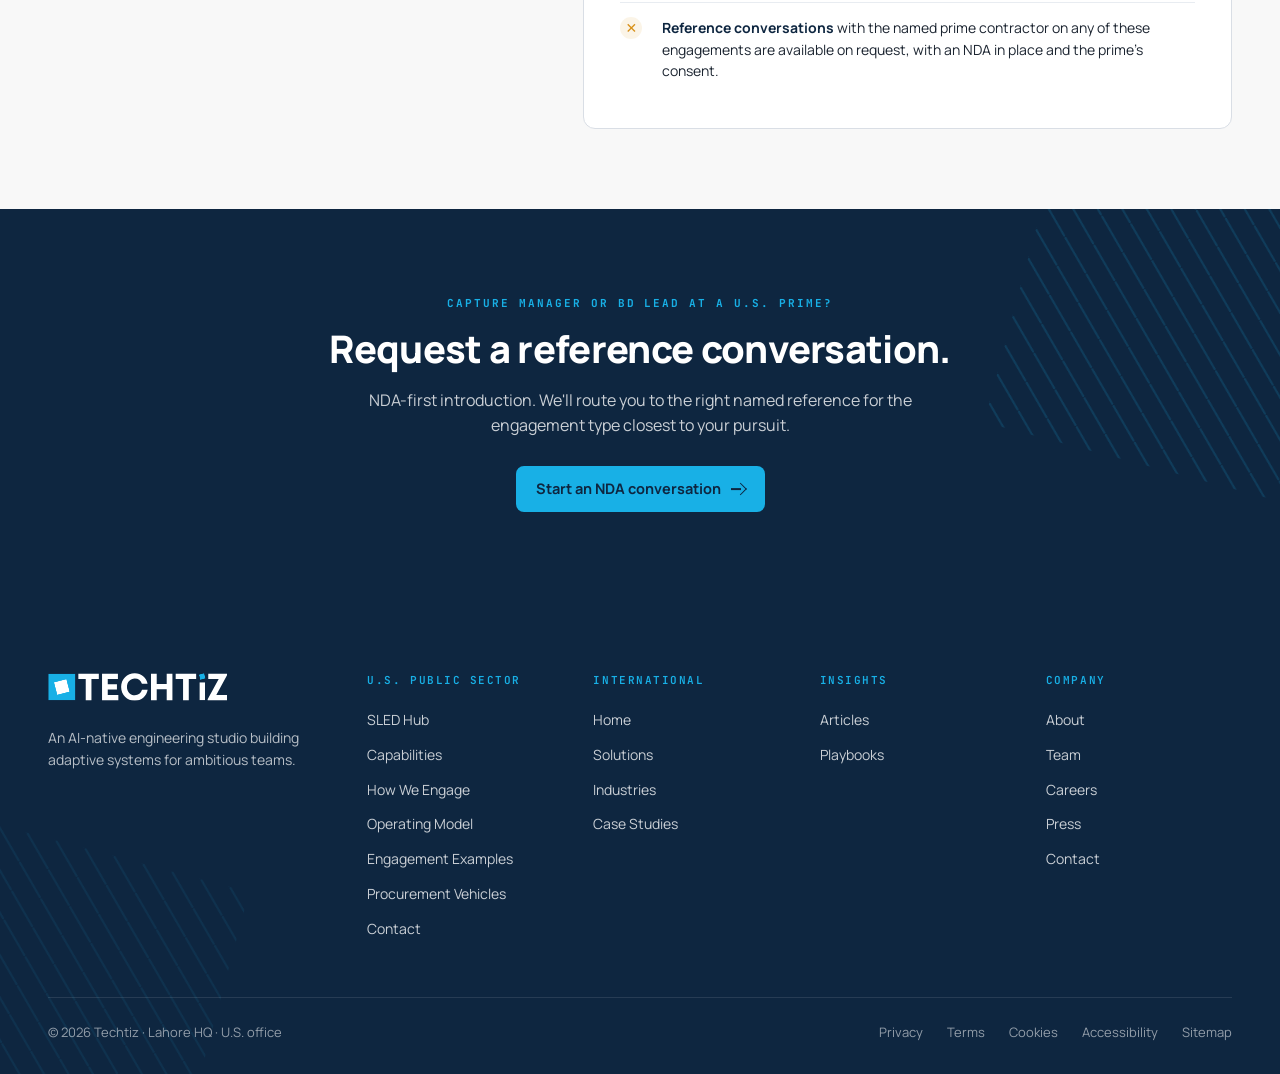
<file: us-sled/case-studies.html>
<!doctype html>
<html lang="en">
<head>
<meta charset="utf-8" />
<meta name="viewport" content="width=1320" />
<title>Engagement Examples | U.S. SLED Subcontractor Engagements | Techtiz</title>
<link rel="preconnect" href="https://fonts.googleapis.com" />
<link rel="preconnect" href="https://fonts.gstatic.com" crossorigin />
<link href="https://fonts.googleapis.com/css2?family=Manrope:wght@400;500;600;700;800&family=JetBrains+Mono:wght@400;500;600&display=swap" rel="stylesheet" />
<link rel="stylesheet" href="_shared.css" />
<style>
/* ===== Engagement examples — page-specific ===== */

.page-hero {
  background: var(--seasalt);
  padding: 80px 0 56px;
  position: relative;
  overflow: hidden;
}
.page-hero::before {
  content: ""; position: absolute; right: -40px; top: -40px;
  width: 280px; height: 280px;
  background: linear-gradient(45deg, transparent 49%, rgba(24,176,230,0.10) 49% 51%, transparent 51%);
  background-size: 28px 28px;
  transform: rotate(15deg);
}
.page-hero .lead { max-width: 760px; position: relative; z-index: 2; }
.page-hero .lead .eyebrow { margin-bottom: 18px; display: inline-block; }
.page-hero h1 {
  font-size: 56px;
  line-height: 1.05;
  margin-bottom: 22px;
}
.page-hero h1 .accent { color: var(--cyan); }
.page-hero .body {
  font-size: 17px;
  color: var(--muted);
  line-height: 1.55;
  max-width: 640px;
}

/* Trust strip */
.trust {
  background: var(--white);
  border-top: 1px solid var(--line);
  border-bottom: 1px solid var(--line);
  padding: 28px 0;
}
.trust-inner {
  display: grid;
  grid-template-columns: 200px 1fr 1fr 1fr;
  align-items: center;
}
.trust-label {
  font-family: 'JetBrains Mono', monospace;
  font-size: 11px;
  letter-spacing: 0.14em;
  text-transform: uppercase;
  color: var(--muted);
}
.trust-item {
  display: flex; align-items: center; gap: 12px;
  padding: 0 24px;
  border-left: 1px solid var(--line);
}
.trust-item .tsq {
  width: 10px; height: 10px;
  background: var(--cyan); transform: rotate(15deg);
  flex-shrink: 0;
}
.trust-item .v {
  font-size: 13.5px;
  color: var(--yale);
  font-weight: 600;
}

/* Engagement examples grid */
.examples-section {
  padding: 80px 0 60px;
}
.examples-section .head { margin-bottom: 48px; max-width: 720px; }
.examples-section .head .eyebrow { margin-bottom: 14px; display: inline-block; }
.examples-section .head h2 { font-size: 40px; line-height: 1.1; }
.examples-section .head p { font-size: 15.5px; color: var(--muted); margin-top: 14px; max-width: 620px; }

.ex-grid {
  display: grid;
  grid-template-columns: 1fr 1fr;
  gap: 20px;
}
.ex-card {
  background: var(--white);
  border: 1px solid var(--line);
  border-radius: 14px;
  padding: 32px 32px 28px;
  display: flex; flex-direction: column;
  position: relative;
  transition: border-color 220ms ease, box-shadow 220ms ease, transform 220ms ease;
}
.ex-card:hover {
  border-color: #C2CCD9;
  transform: translateY(-2px);
  box-shadow: 0 18px 36px -20px rgba(21,58,95,0.16);
}
.ex-card .ex-head {
  display: flex; align-items: center; gap: 14px;
  margin-bottom: 20px;
  padding-bottom: 20px;
  border-bottom: 1px solid var(--line-soft);
}
.ex-card .ex-head .badge {
  font-family: 'JetBrains Mono', monospace;
  font-size: 10.5px;
  letter-spacing: 0.14em;
  text-transform: uppercase;
  color: #1F7855;
  background: rgba(31,120,85,0.10);
  padding: 6px 12px;
  border-radius: 100px;
  font-weight: 700;
}
.ex-card .ex-head .anon {
  font-family: 'JetBrains Mono', monospace;
  font-size: 10.5px;
  letter-spacing: 0.10em;
  text-transform: uppercase;
  color: var(--muted);
  margin-left: auto;
}
.ex-card h3 {
  font-size: 21px;
  line-height: 1.25;
  color: var(--yale-dark);
  margin-bottom: 16px;
}
.ex-card .ex-meta {
  display: flex; flex-wrap: wrap; gap: 6px;
  margin-bottom: 22px;
}
.ex-card .ex-meta span {
  font-family: 'JetBrains Mono', monospace;
  font-size: 10.5px;
  letter-spacing: 0.04em;
  color: var(--muted);
  background: var(--seasalt);
  border: 1px solid var(--line);
  padding: 4px 9px;
  border-radius: 4px;
}
.ex-card .ex-row {
  display: grid;
  grid-template-columns: 92px 1fr;
  gap: 14px;
  padding: 12px 0;
  border-top: 1px solid var(--line-soft);
}
.ex-card .ex-row:last-of-type { border-bottom: 1px solid var(--line-soft); margin-bottom: 18px; }
.ex-card .ex-row .lbl {
  font-family: 'JetBrains Mono', monospace;
  font-size: 10px;
  letter-spacing: 0.14em;
  text-transform: uppercase;
  color: var(--cyan-strong);
  padding-top: 2px;
}
.ex-card .ex-row .val {
  font-size: 13.5px;
  color: var(--ink);
  line-height: 1.55;
}
.ex-card .ex-row .val strong { color: var(--yale-dark); font-weight: 700; }
.ex-card .ex-foot {
  margin-top: auto;
  font-family: 'JetBrains Mono', monospace;
  font-size: 11px;
  letter-spacing: 0.06em;
  color: var(--muted);
  text-transform: uppercase;
  display: flex; align-items: center; gap: 8px;
}
.ex-card .ex-foot::before {
  content: ""; width: 6px; height: 6px;
  background: var(--cyan); transform: rotate(15deg);
}

/* Confidentiality section */
.confid {
  background: var(--seasalt);
  padding: 80px 0;
  border-top: 1px solid var(--line);
}
.confid-inner {
  display: grid;
  grid-template-columns: 0.85fr 1.15fr;
  gap: 56px;
  align-items: start;
}
.confid .left .eyebrow { color: var(--amber); display: inline-block; margin-bottom: 16px; }
.confid .left h2 {
  font-size: 36px;
  line-height: 1.1;
  margin-bottom: 18px;
}
.confid .left p {
  font-size: 15px;
  color: var(--muted);
  line-height: 1.6;
  max-width: 380px;
}
.confid .right {
  background: var(--white);
  border: 1px solid var(--line);
  border-radius: 12px;
  padding: 32px 36px;
}
.confid .right .row {
  display: grid;
  grid-template-columns: 28px 1fr;
  gap: 14px;
  padding: 14px 0;
  border-bottom: 1px solid var(--line-soft);
}
.confid .right .row:last-child { border-bottom: 0; }
.confid .right .row .ic {
  width: 22px; height: 22px;
  color: var(--amber);
  display: grid; place-items: center;
  font-weight: 800;
  background: rgba(216,144,23,0.10);
  border-radius: 50%;
  font-size: 14px;
}
.confid .right .row p {
  font-size: 14px;
  color: var(--ink);
  line-height: 1.55;
}
.confid .right .row p strong { color: var(--yale-dark); font-weight: 700; }

/* CTA band */
.cta-band {
  background: var(--yale-dark);
  color: var(--white);
  position: relative;
  overflow: hidden;
}
.cta-band::before {
  content: ""; position: absolute; right: -60px; top: -60px;
  width: 320px; height: 320px;
  background: linear-gradient(45deg, transparent 48%, rgba(24,176,230,0.16) 48% 52%, transparent 52%);
  background-size: 30px 30px;
  transform: rotate(15deg);
}
.cta-band-inner {
  padding: 80px 0;
  text-align: center;
  position: relative; z-index: 2;
}
.cta-band .eyebrow { color: var(--cyan); margin-bottom: 16px; display: inline-block; }
.cta-band h2 { color: var(--white); font-size: 38px; line-height: 1.1; margin-bottom: 18px; max-width: 700px; margin-left: auto; margin-right: auto; }
.cta-band p { color: rgba(255,255,255,0.78); font-size: 16px; max-width: 560px; margin: 0 auto 28px; }

</style>
</head>
<body>

<!-- HEADER -->
<header class="top">
  <div class="wrap nav">
    <a href="../index.html" class="brand-mark" aria-label="Techtiz home"><img src="../assets/logo.svg" alt="Techtiz" class="brand-logo" /></a>

    <nav class="primary-nav" aria-label="Primary">
      <a href="../index.html" class="nav-link">About Us</a>
      <div class="nav-item" data-mega="services">
        <button class="nav-link" type="button" aria-expanded="false">Services <span class="chev"></span></button>
        <div class="mega" role="menu">
          <div class="mega-inner">
            <div class="mega-left">
              <div class="mega-eyebrow">We Offer</div>
              <div class="mega-list" data-list="services">
                <a class="mega-item active" data-key="development" href="#">Development <span class="arr-r"></span></a>
                <a class="mega-item" data-key="ai" href="#">AI &amp; Intelligence <span class="arr-r"></span></a>
                <a class="mega-item" data-key="automation" href="#">Automation &amp; AI Solutions <span class="arr-r"></span></a>
                <a class="mega-item" data-key="transformation" href="#">Digital Transformation <span class="arr-r"></span></a>
                <a class="mega-item" data-key="ux" href="#">UX Design / Enablement <span class="arr-r"></span></a>
              </div>
            </div>
            <div class="mega-right">
              <div class="mega-feature" data-feature="services">
                <div class="feat-icon"><svg viewBox="0 0 24 24" fill="none" stroke="currentColor" stroke-width="1.5" stroke-linecap="round" stroke-linejoin="round"><rect x="2" y="3" width="20" height="14" rx="2"></rect><path d="M8 21h8M12 17v4"></path></svg></div>
                <div><h4 data-feat-title>Development</h4><p data-feat-desc>Build robust, scalable digital products designed to grow with your business.</p></div>
              </div>
              <div class="mega-sublinks" data-sublinks="services">
                <a href="#">Custom Software</a><a href="#">Mobile Apps</a><a href="#">Low code / No-code Dev</a><a href="#">Vibe code Dev</a>
              </div>
              <div class="mega-footer">
                <span class="mega-tag">U.S. Prime contractor?</span>
                <a class="mega-cta" href="index.html">See U.S. Public Sector →</a>
              </div>
            </div>
          </div>
        </div>
      </div>
      <div class="nav-item" data-mega="industries">
        <button class="nav-link" type="button" aria-expanded="false">Industries <span class="chev"></span></button>
        <div class="mega" role="menu">
          <div class="mega-inner">
            <div class="mega-left">
              <div class="mega-eyebrow">Industries</div>
              <div class="mega-list" data-list="industries">
                <a class="mega-item active" data-key="healthcare" href="#">Healthcare <span class="arr-r"></span></a>
                <a class="mega-item" data-key="marketing" href="#">Digital Marketing <span class="arr-r"></span></a>
                <a class="mega-item" data-key="realestate" href="#">Real Estate <span class="arr-r"></span></a>
                <a class="mega-item" data-key="ecommerce" href="#">E-commerce <span class="arr-r"></span></a>
                <a class="mega-item" data-key="logistics" href="#">Logistics &amp; Supply Chain <span class="arr-r"></span></a>
                <a class="mega-item" data-key="education" href="#">Education <span class="arr-r"></span></a>
              </div>
            </div>
            <div class="mega-right">
              <div class="mega-feature" data-feature="industries">
                <div class="feat-icon"><svg viewBox="0 0 24 24" fill="none" stroke="currentColor" stroke-width="1.5" stroke-linecap="round" stroke-linejoin="round"><path d="M22 12h-4l-3 9L9 3l-3 9H2"></path></svg></div>
                <div><h4 data-feat-title>Healthcare</h4><p data-feat-desc>Techtiz streamlines admin tasks for healthcare teams, enhancing efficiency and safety.</p></div>
              </div>
              <div class="mega-sublinks" data-sublinks="industries">
                <a href="#">AI Appointment Management</a><a href="#">AI-Powered Communication</a><a href="#">Reporting Optimization</a><a href="#">Patient Records</a>
              </div>
              <div class="mega-footer">
                <span class="mega-tag">State, county, local agencies?</span>
                <a class="mega-cta" href="index.html">U.S. Public Sector →</a>
              </div>
            </div>
          </div>
        </div>
      </div>
      <a href="case-studies.html" class="nav-link">Case Studies</a>
      <a href="#" class="nav-link">Careers</a>
    </nav>

    <div class="right-cta">
      <a href="index.html" class="us-pill" aria-current="page">
        <span class="sled-dot"></span> U.S. Public Sector
      </a>
    </div>
  </div>
</header>

<!-- SUB-NAV -->
<div class="subnav">
  <div class="wrap subnav-inner">
    <div class="crumbs">
      <a href="../index.html">Techtiz</a>
      <span class="sep">/</span>
      <a href="index.html">U.S. Public Sector</a>
      <span class="sep">/</span>
      <span class="here">Engagement Examples</span>
    </div>
    <div class="sub-links">
      <a href="index.html">Hub</a>
      <a href="how-we-engage.html">How We Engage</a>
      <a href="operating-model.html">Operating Model</a>
      <a href="capabilities.html">Capabilities</a>
      <a href="case-studies.html" class="on">Engagement Examples</a>
      <a href="index.html#vehicles">Procurement Vehicles</a>
      <a href="contact.html">Contact</a>
    </div>
  </div>
</div>

<!-- HERO -->
<section class="page-hero" data-screen-label="01 Hero">
  <div class="wrap">
    <div class="lead">
      <span class="eyebrow"><span class="gl"></span> U.S. SLED · Engagement examples</span>
      <h1>Delivered subcontractor <span class="accent">engagements.</span></h1>
      <p class="body">Technical work completed for U.S. prime contractors under subcontract and NDA. Engagements summarized at the engagement-type level; partner names withheld unless we have explicit written permission to publish them.</p>
    </div>
  </div>
</section>

<!-- TRUST STRIP -->
<section class="trust">
  <div class="wrap trust-inner">
    <span class="trust-label">Operating boundaries</span>
    <span class="trust-item"><span class="tsq"></span> <span class="v">Subcontract-only</span></span>
    <span class="trust-item"><span class="tsq"></span> <span class="v">NDA on first contact</span></span>
    <span class="trust-item"><span class="tsq"></span> <span class="v">Zero agency-facing engagements</span></span>
  </div>
</section>

<!-- ENGAGEMENT EXAMPLES -->
<section class="examples-section" data-screen-label="02 Engagement examples">
  <div class="wrap">
    <div class="head">
      <span class="eyebrow">Delivered engagements</span>
      <h2>What we shipped, under whose roof, on what vehicle.</h2>
      <p>Each card describes a delivered subcontract engagement: the technical surface area, the prime relationship type, the deliverables that shipped, and the procurement vehicle the work moved through. References available with NDA.</p>
    </div>

    <div class="ex-grid">

      <!-- 01 GIS facility inventory -->
      <article class="ex-card">
        <div class="ex-head">
          <span class="badge">Delivered</span>
          <span class="anon">Anonymized · NDA</span>
        </div>
        <h3>GIS facility inventory &amp; forecast model for a state environmental plan</h3>
        <div class="ex-meta">
          <span>GIS &amp; Data</span>
          <span>Environmental</span>
          <span>Statutory submission</span>
        </div>

        <div class="ex-row">
          <span class="lbl">Engagement</span>
          <span class="val">Subcontracted technical workstream for the GIS, data-pipeline, and statutory-document portions of a county-level Materials Management Plan adopted under a state environmental framework.</span>
        </div>
        <div class="ex-row">
          <span class="lbl">Prime</span>
          <span class="val">National environmental consulting firm holding the master contract with the county.</span>
        </div>
        <div class="ex-row">
          <span class="lbl">Shipped</span>
          <span class="val">Facility-level inventory pipeline (PostGIS + GeoPandas), 20-year capacity forecast model, statutory document production package, EGLE-format-validated submission.</span>
        </div>
        <div class="ex-row">
          <span class="lbl">Outcome</span>
          <span class="val"><strong>Submitted on the prime's schedule, zero format deficiencies on first submission, adopted at scheduled hearing.</strong></span>
        </div>
        <div class="ex-foot">Vehicle · Direct subcontract under prime's master agreement</div>
      </article>

      <!-- 02 WCAG remediation -->
      <article class="ex-card">
        <div class="ex-head">
          <span class="badge">Delivered</span>
          <span class="anon">Anonymized · NDA</span>
        </div>
        <h3>Accessibility remediation engineering for a statewide service portal</h3>
        <div class="ex-meta">
          <span>WCAG 2.2 AA</span>
          <span>Engineering</span>
          <span>Portal modernization</span>
        </div>

        <div class="ex-row">
          <span class="lbl">Engagement</span>
          <span class="val">Engineering workstream covering remediation of an existing constituent service portal against WCAG 2.2 AA, including component-library refactor, PDF/UA tooling, and automated regression suite.</span>
        </div>
        <div class="ex-row">
          <span class="lbl">Prime</span>
          <span class="val">Mid-size systems integrator holding the modernization contract with the state agency.</span>
        </div>
        <div class="ex-row">
          <span class="lbl">Shipped</span>
          <span class="val">Accessible component library, screen-reader test harness (NVDA / VoiceOver), PDF/UA conversion pipeline, plain-language editing of 1,200+ pages of statutory content.</span>
        </div>
        <div class="ex-row">
          <span class="lbl">Outcome</span>
          <span class="val"><strong>All P0/P1 axe-detected findings closed; passed third-party manual audit on first run.</strong></span>
        </div>
        <div class="ex-foot">Vehicle · State Master Agreement, prime-held</div>
      </article>

      <!-- 03 Permitting modernization -->
      <article class="ex-card">
        <div class="ex-head">
          <span class="badge">Delivered</span>
          <span class="anon">Anonymized · NDA</span>
        </div>
        <h3>Permitting platform integration &amp; data migration</h3>
        <div class="ex-meta">
          <span>Platform modernization</span>
          <span>Integration</span>
          <span>Data migration</span>
        </div>

        <div class="ex-row">
          <span class="lbl">Engagement</span>
          <span class="val">Integration and data-migration workstream for a state permitting platform modernization. Wrapped a legacy mainframe with a service layer; migrated 14 years of permit records into the new platform.</span>
        </div>
        <div class="ex-row">
          <span class="lbl">Prime</span>
          <span class="val">Tier-1 systems integrator delivering the platform under a multi-year contract.</span>
        </div>
        <div class="ex-row">
          <span class="lbl">Shipped</span>
          <span class="val">REST service layer over legacy mainframe, ETL pipeline (Airbyte + dbt) for record migration, audit trail and reconciliation reporting, IV&amp;V response packages.</span>
        </div>
        <div class="ex-row">
          <span class="lbl">Outcome</span>
          <span class="val"><strong>Phase 2 cutover hit milestone date; reconciliation reports closed with zero unexplained variance.</strong></span>
        </div>
        <div class="ex-foot">Vehicle · NASPO ValuePoint, via prime</div>
      </article>

      <!-- 04 Engagement platform -->
      <article class="ex-card">
        <div class="ex-head">
          <span class="badge">Delivered</span>
          <span class="anon">Anonymized · NDA</span>
        </div>
        <h3>Multilingual public engagement platform for a regional plan</h3>
        <div class="ex-meta">
          <span>Public engagement</span>
          <span>Multilingual</span>
          <span>Regional plan</span>
        </div>

        <div class="ex-row">
          <span class="lbl">Engagement</span>
          <span class="val">Public-facing engagement platform supporting a 35-municipality regional plan: comment capture, multilingual surveys, hearing presentation packs, and disadvantaged-community outreach instrumentation.</span>
        </div>
        <div class="ex-row">
          <span class="lbl">Prime</span>
          <span class="val">Regional planning consultancy under contract to the lead municipality.</span>
        </div>
        <div class="ex-row">
          <span class="lbl">Shipped</span>
          <span class="val">Custom survey platform with full i18n stack (English, Spanish, Arabic), comment intake and triage workflow, hearing-pack generator, equity dashboard.</span>
        </div>
        <div class="ex-row">
          <span class="lbl">Outcome</span>
          <span class="val"><strong>All 35 municipalities covered in the per-meeting briefing pack; statutory comment-period requirements met across every jurisdiction.</strong></span>
        </div>
        <div class="ex-foot">Vehicle · Direct subcontract under prime's master agreement</div>
      </article>

      <!-- 05 Grant reporting -->
      <article class="ex-card">
        <div class="ex-head">
          <span class="badge">Delivered</span>
          <span class="anon">Anonymized · NDA</span>
        </div>
        <h3>Grant-reporting automation for a federal-state pass-through</h3>
        <div class="ex-meta">
          <span>Grants</span>
          <span>Automation</span>
          <span>Federal-state</span>
        </div>

        <div class="ex-row">
          <span class="lbl">Engagement</span>
          <span class="val">Reporting automation workstream covering quarterly milestone reporting and federal-state reconciliation for a multi-year pass-through grant program serving tribal and rural districts.</span>
        </div>
        <div class="ex-row">
          <span class="lbl">Prime</span>
          <span class="val">Regional consultancy holding the program-management contract for the grant administrator.</span>
        </div>
        <div class="ex-row">
          <span class="lbl">Shipped</span>
          <span class="val">Reporting pipeline (n8n + custom Python), reconciliation engine against project delivery data, federal-format report generators, deadline alerting and audit trail.</span>
        </div>
        <div class="ex-row">
          <span class="lbl">Outcome</span>
          <span class="val"><strong>Zero late quarterly filings across the engagement period; audit-trail artifacts accepted by federal program officer without follow-up.</strong></span>
        </div>
        <div class="ex-foot">Vehicle · Direct subcontract under prime's master agreement</div>
      </article>

      <!-- 06 Compliance dashboarding -->
      <article class="ex-card">
        <div class="ex-head">
          <span class="badge">Delivered</span>
          <span class="anon">Anonymized · NDA</span>
        </div>
        <h3>Compliance &amp; adoption-sequence tracking for a multi-county program</h3>
        <div class="ex-meta">
          <span>Compliance</span>
          <span>Dashboarding</span>
          <span>Audit trail</span>
        </div>

        <div class="ex-row">
          <span class="lbl">Engagement</span>
          <span class="val">Operational dashboarding and audit-trail workstream tracking statutory comment periods, public hearings, board adoptions, and submission deadlines across a multi-county program.</span>
        </div>
        <div class="ex-row">
          <span class="lbl">Prime</span>
          <span class="val">Environmental consulting prime delivering the multi-county program-management contract.</span>
        </div>
        <div class="ex-row">
          <span class="lbl">Shipped</span>
          <span class="val">Adoption-sequence tracker (PostgreSQL + Metabase), deadline alerting service, statute-citation validation engine, immutable records export for FOIA requests.</span>
        </div>
        <div class="ex-row">
          <span class="lbl">Outcome</span>
          <span class="val"><strong>All counties adopted on schedule; FOIA-ready records export delivered to the prime within 24 hours of request.</strong></span>
        </div>
        <div class="ex-foot">Vehicle · Direct subcontract under prime's master agreement</div>
      </article>

    </div>
  </div>
</section>

<!-- WHAT WE CAN'T SHOW PUBLICLY -->
<section class="confid" data-screen-label="03 Confidentiality">
  <div class="wrap confid-inner">
    <div class="left">
      <span class="eyebrow">What we cannot show publicly</span>
      <h2>Most of our SLED work stays under NDA.</h2>
      <p>The engagements above are summarized at the technical-deliverable level. Specifics live on a separate call, behind a mutual NDA, with the prime in the room.</p>
    </div>
    <div class="right">
      <div class="row">
        <div class="ic">✕</div>
        <p><strong>RFP numbers and agency names</strong> are withheld unless we have explicit written permission from the prime to publish them.</p>
      </div>
      <div class="row">
        <div class="ic">✕</div>
        <p><strong>Proposal content, evaluation matrices, and scoring breakdowns</strong> are never republished in public form. Those belong to the prime and the procuring agency.</p>
      </div>
      <div class="row">
        <div class="ic">✕</div>
        <p><strong>Analyses of active solicitations</strong> are not published. We analyze RFPs only against a formally scoped engagement with a prime, under NDA, against a defined deliverable.</p>
      </div>
      <div class="row">
        <div class="ic">✕</div>
        <p><strong>Reference conversations</strong> with the named prime contractor on any of these engagements are available on request, with an NDA in place and the prime's consent.</p>
      </div>
    </div>
  </div>
</section>

<!-- CTA BAND -->
<section class="cta-band" data-screen-label="04 CTA">
  <div class="wrap cta-band-inner">
    <span class="eyebrow">Capture manager or BD lead at a U.S. prime?</span>
    <h2>Request a reference conversation.</h2>
    <p>NDA-first introduction. We'll route you to the right named reference for the engagement type closest to your pursuit.</p>
    <a href="contact.html" class="cta">Start an NDA conversation <span class="arr"></span></a>
  </div>
</section>

<!-- FOOTER -->
<footer class="foot">
  <div class="wrap">
    <div class="cols">
      <div class="brand-foot">
        <a href="../index.html" class="brand-mark"><img src="../assets/logo-light.svg" alt="Techtiz" class="brand-logo" /></a>
        <p>An AI-native engineering studio building adaptive systems for ambitious teams.</p>
      </div>
      <div>
        <h5>U.S. Public Sector</h5>
        <ul>
          <li><a href="index.html">SLED Hub</a></li>
          <li><a href="capabilities.html">Capabilities</a></li>
          <li><a href="how-we-engage.html">How We Engage</a></li>
          <li><a href="operating-model.html">Operating Model</a></li>
          <li><a href="case-studies.html">Engagement Examples</a></li>
          <li><a href="index.html#vehicles">Procurement Vehicles</a></li>
          <li><a href="contact.html">Contact</a></li>
        </ul>
      </div>
      <div>
        <h5>International</h5>
        <ul>
          <li><a href="../index.html">Home</a></li>
          <li><a href="#">Solutions</a></li>
          <li><a href="#">Industries</a></li>
          <li><a href="#">Case Studies</a></li>
        </ul>
      </div>
      <div>
        <h5>Insights</h5>
        <ul><li><a href="#">Articles</a></li><li><a href="#">Playbooks</a></li></ul>
      </div>
      <div>
        <h5>Company</h5>
        <ul>
          <li><a href="#">About</a></li>
          <li><a href="#">Team</a></li>
          <li><a href="#">Careers</a></li>
          <li><a href="#">Press</a></li>
          <li><a href="#">Contact</a></li>
        </ul>
      </div>
    </div>
    <div class="strip">
      <div>© 2026 Techtiz · Lahore HQ · U.S. office</div>
      <div class="legal">
        <a href="#">Privacy</a>
        <a href="#">Terms</a>
        <a href="#">Cookies</a>
        <a href="#">Accessibility</a>
        <a href="#">Sitemap</a>
      </div>
    </div>
  </div>
</footer>

<script src="_nav.js"></script>

</body>
</html>
</file>
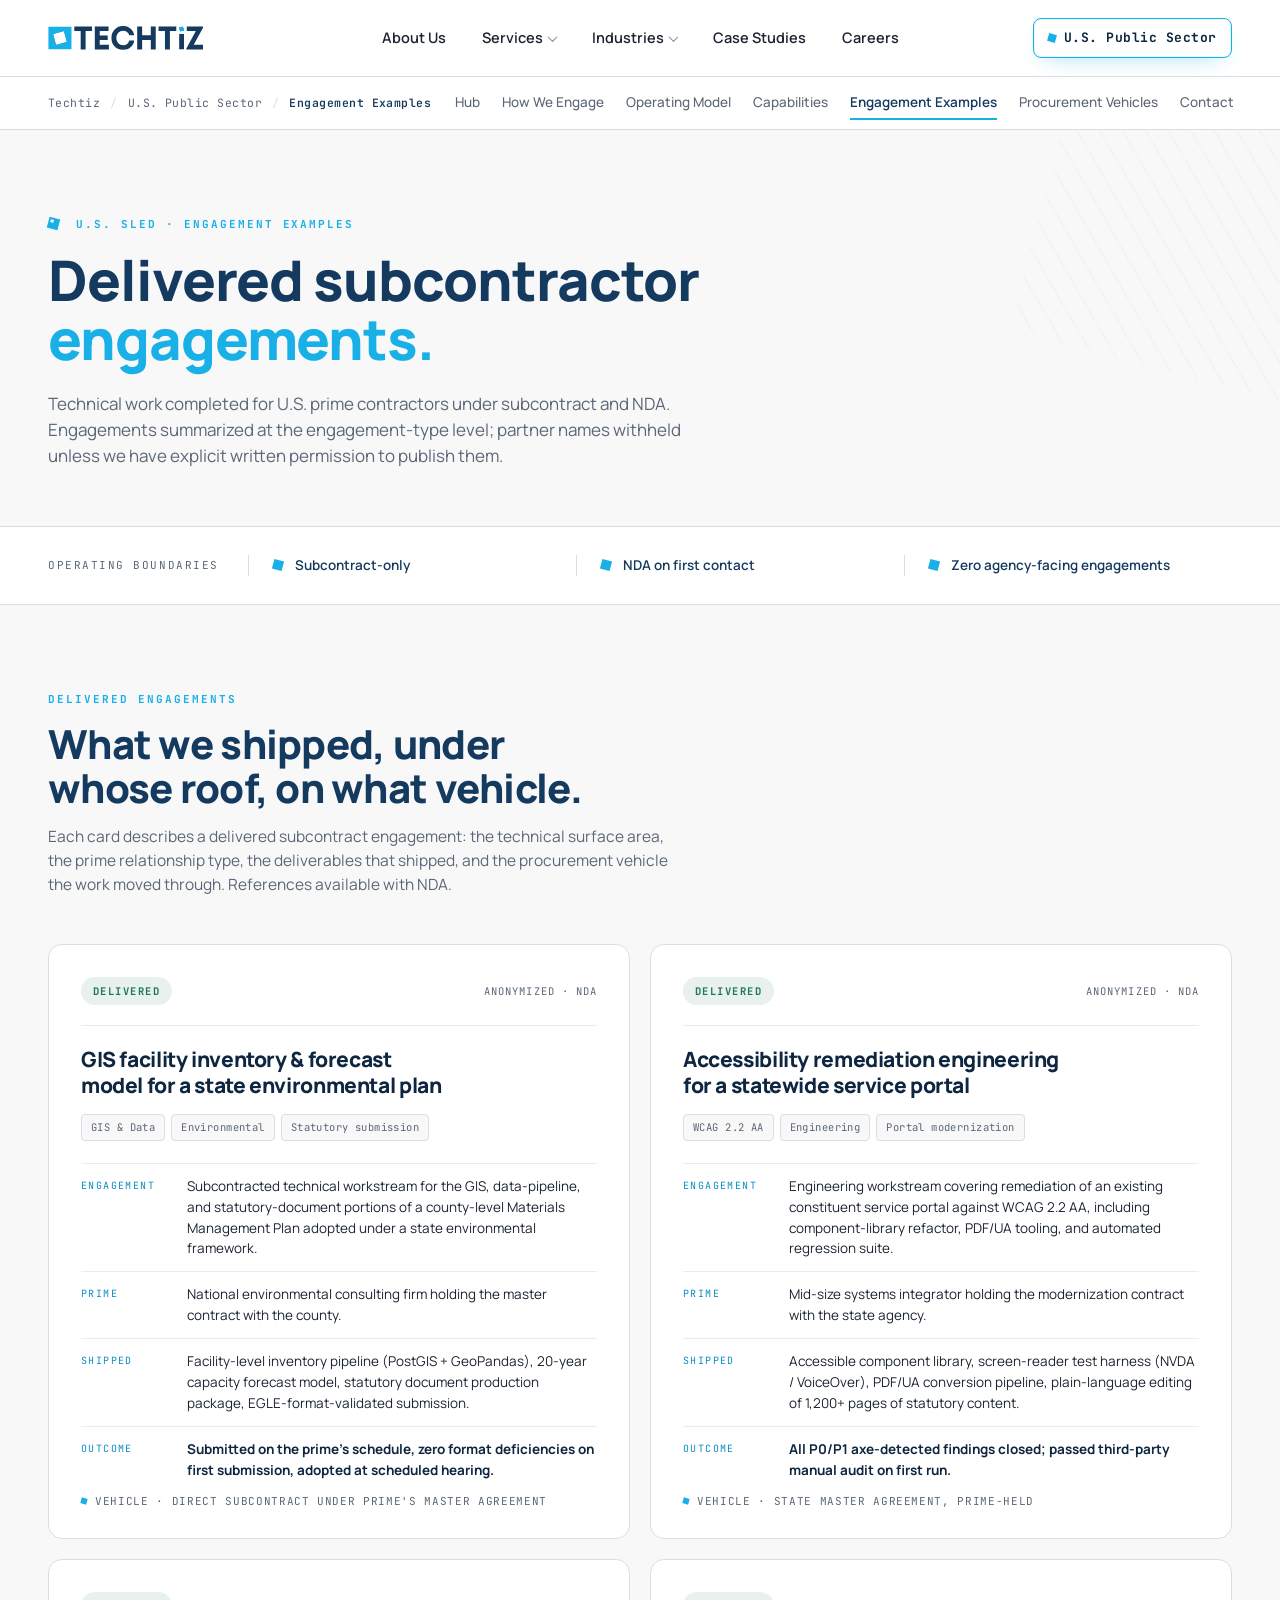
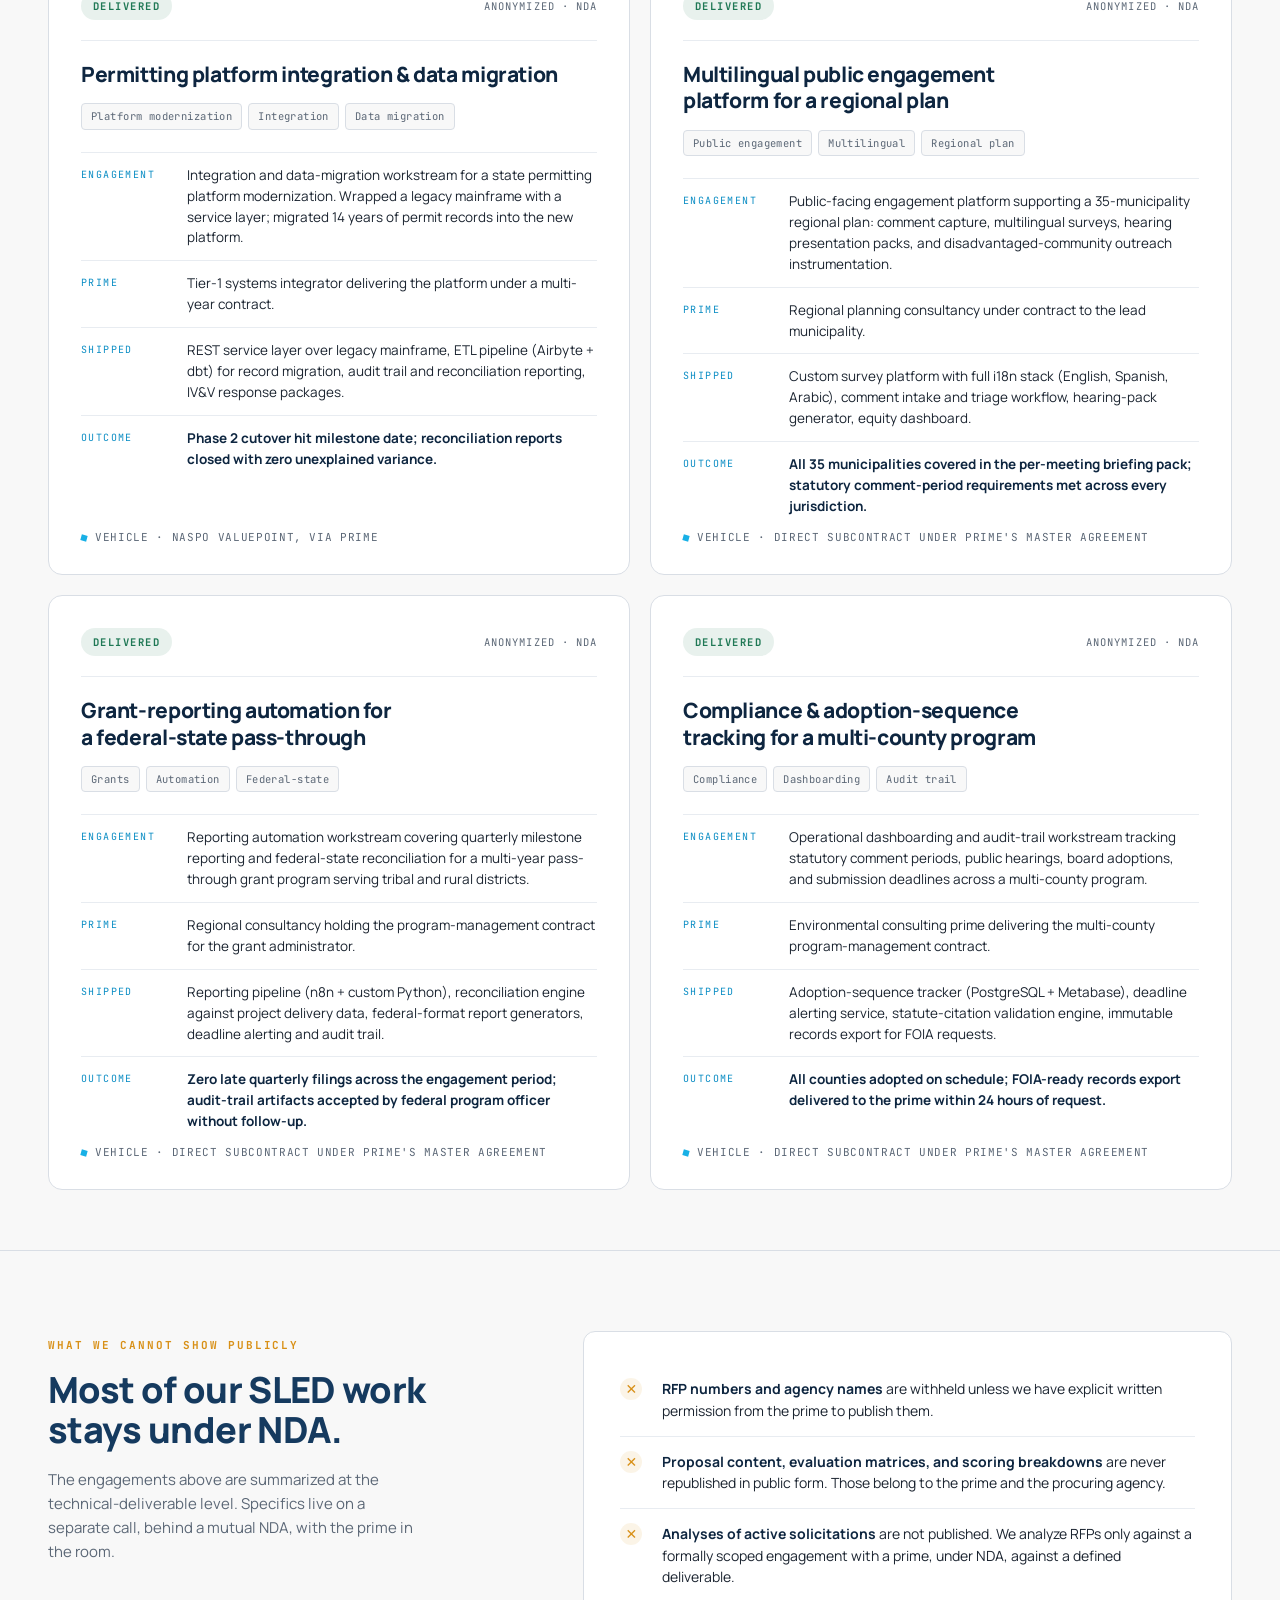
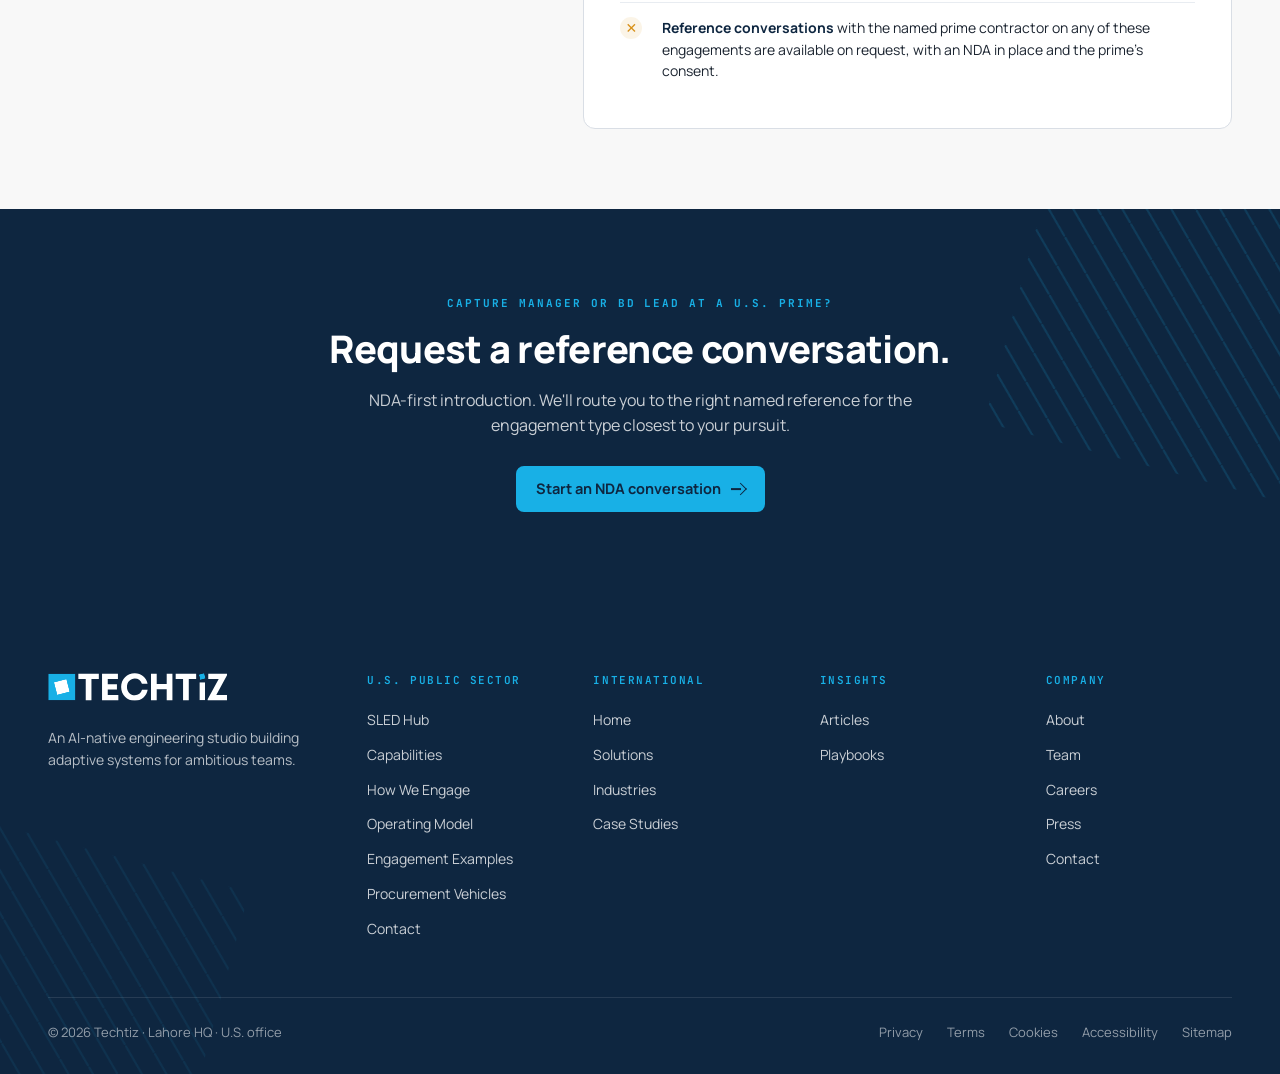
<file: us-sled/case-study-2026-08.html>
<!doctype html>
<html lang="en">
<head>
<meta charset="utf-8" />
<title>Redirecting… | Techtiz U.S. Public Sector</title>
<meta http-equiv="refresh" content="0; url=case-studies.html" />
<link rel="canonical" href="case-studies.html" />
<style>
  body { font-family: -apple-system, Segoe UI, sans-serif; padding: 40px; color: #1a2230; }
  a { color: #1057a5; }
</style>
</head>
<body>
<p>This page has moved. Redirecting to <a href="case-studies.html">Engagement examples</a>…</p>
<script>window.location.replace('case-studies.html');</script>
</body>
</html>
</file>
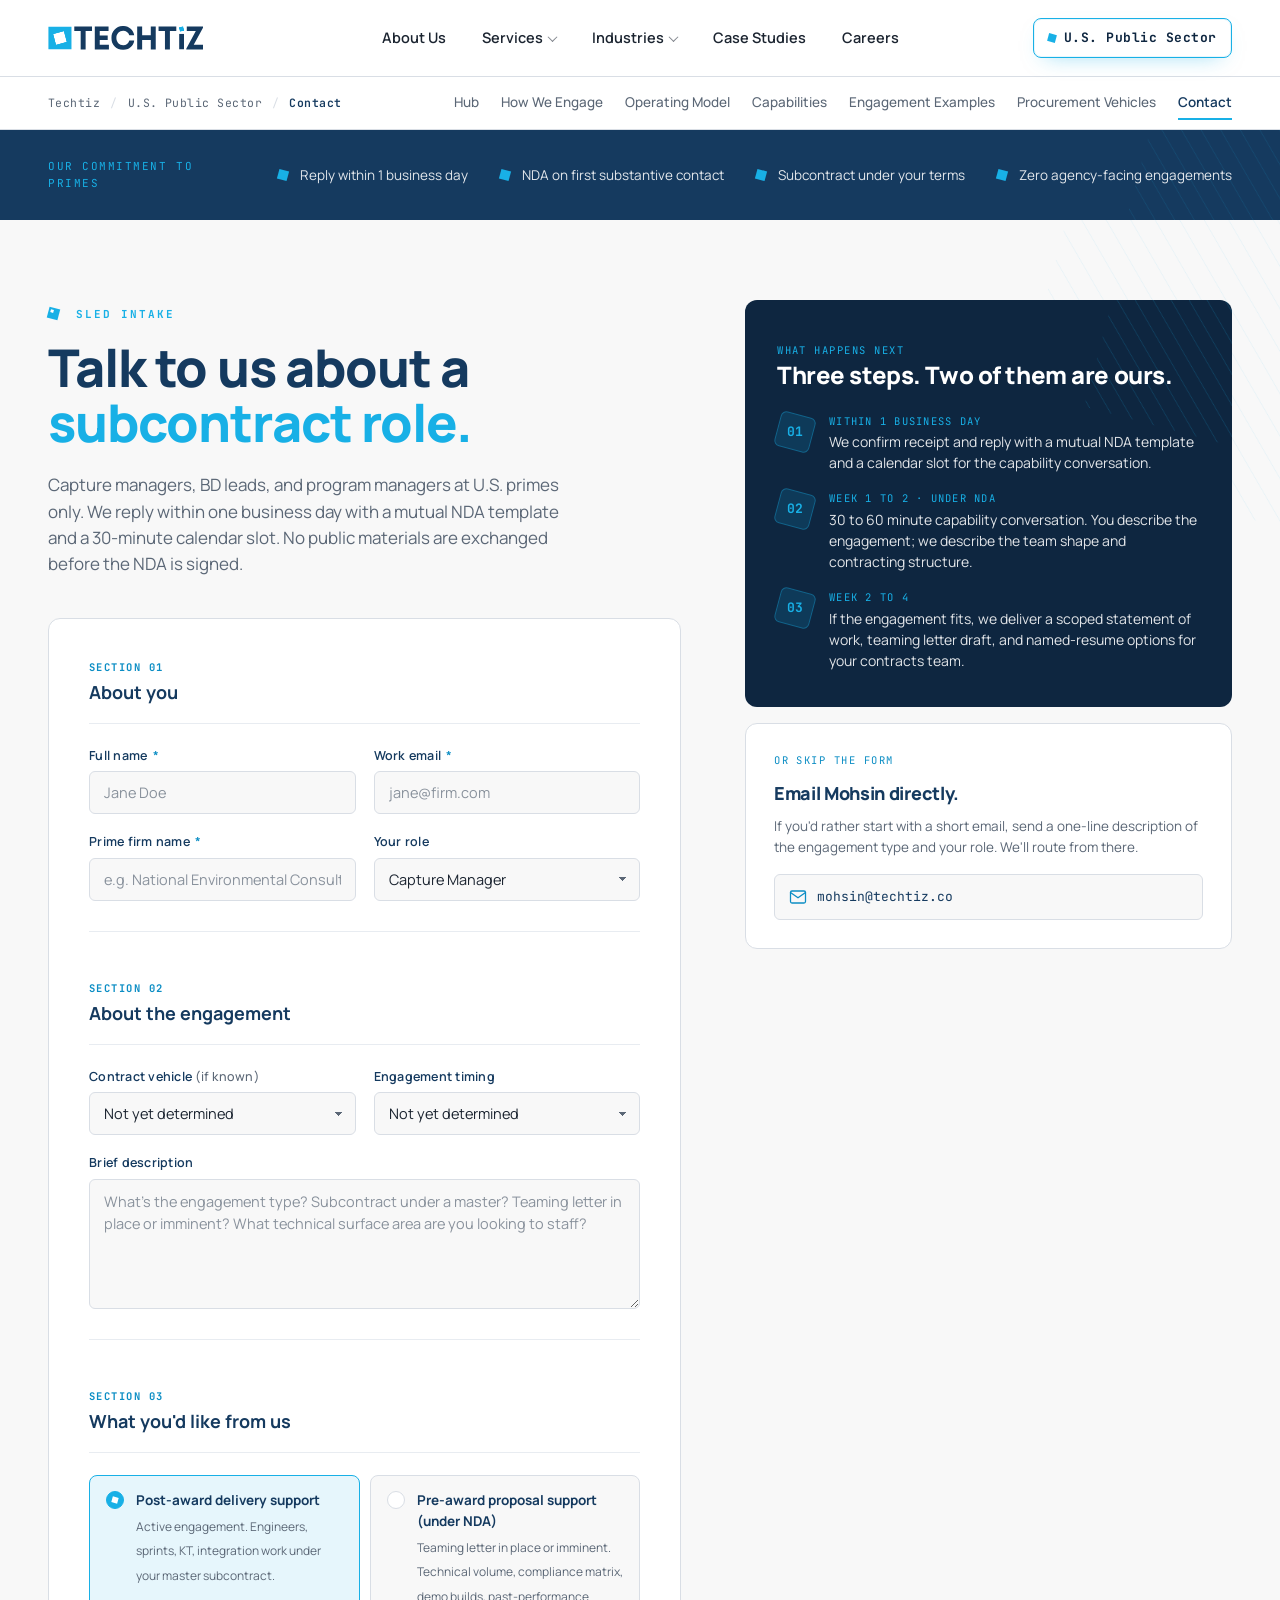
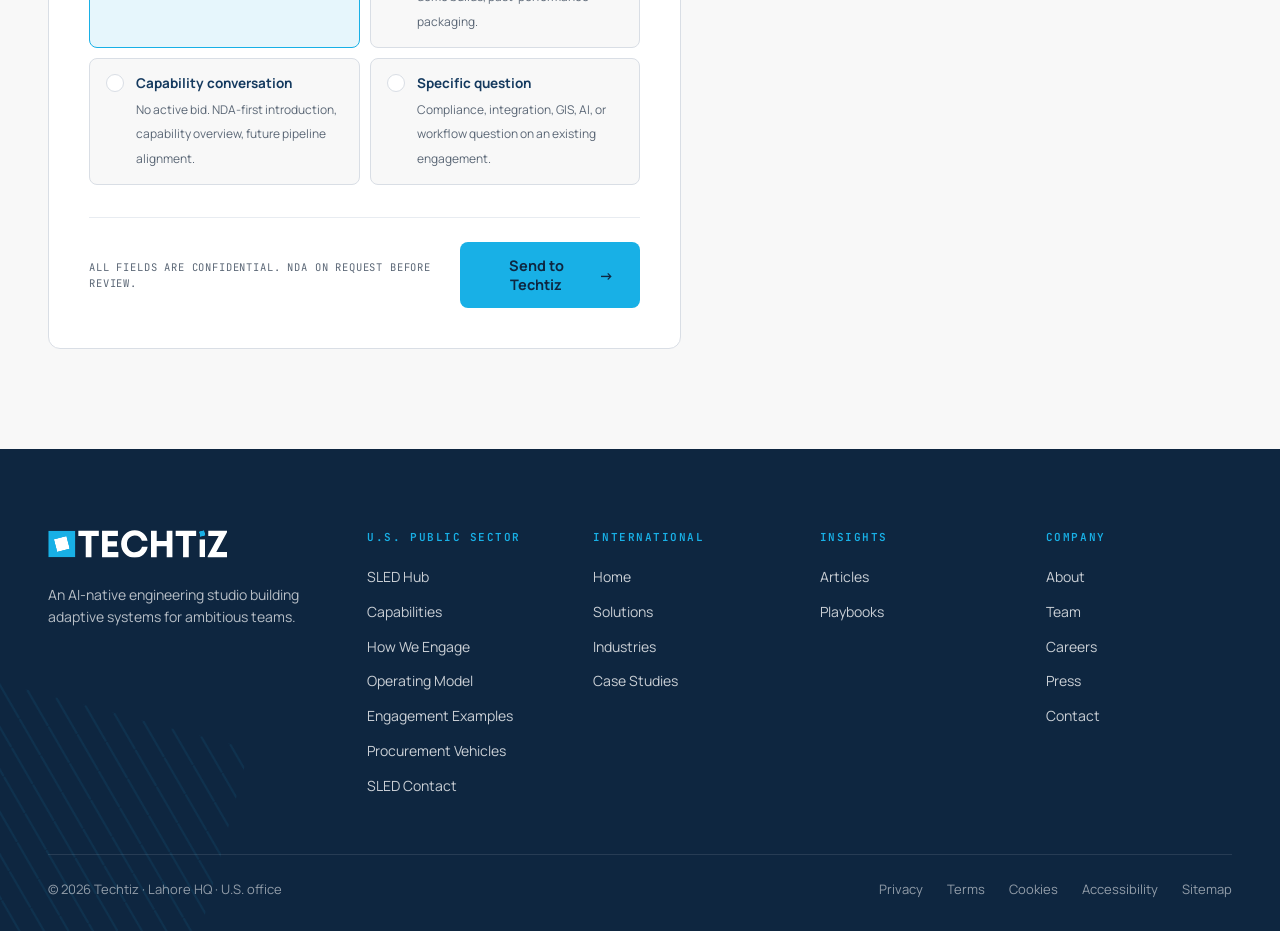
<file: us-sled/contact.html>
<!doctype html>
<html lang="en">
<head>
<meta charset="utf-8" />
<meta name="viewport" content="width=1320" />
<title>Talk to us about a subcontract role | U.S. SLED Intake | Techtiz</title>
<link rel="preconnect" href="https://fonts.googleapis.com" />
<link rel="preconnect" href="https://fonts.gstatic.com" crossorigin />
<link href="https://fonts.googleapis.com/css2?family=Manrope:wght@400;500;600;700;800&family=JetBrains+Mono:wght@400;500;600&display=swap" rel="stylesheet" />
<link rel="stylesheet" href="_shared.css" />
<style>
/* ===== Contact intake — page-specific ===== */

.contact-section {
  padding: 80px 0 100px;
  position: relative;
  overflow: hidden;
}
.contact-section::before {
  content: ""; position: absolute; right: -80px; top: -40px;
  width: 320px; height: 320px;
  background: linear-gradient(45deg, transparent 49%, rgba(24,176,230,0.08) 49% 51%, transparent 51%);
  background-size: 30px 30px;
  transform: rotate(15deg);
  pointer-events: none;
}
.contact-grid {
  display: grid;
  grid-template-columns: 1.3fr 1fr;
  gap: 64px;
  align-items: start;
  position: relative;
  z-index: 2;
}

/* Left: heading + form */
.lead .eyebrow { display: inline-block; margin-bottom: 18px; }
.lead h1 {
  font-size: 52px;
  line-height: 1.05;
  margin-bottom: 22px;
}
.lead h1 .accent { color: var(--cyan); }
.lead .desc {
  font-size: 17px;
  color: var(--muted);
  line-height: 1.55;
  max-width: 540px;
  margin-bottom: 40px;
}

.intake-form {
  background: var(--white);
  border: 1px solid var(--line);
  border-radius: 12px;
  padding: 40px;
}
.intake-form .section-l {
  font-family: 'JetBrains Mono', monospace;
  font-size: 10.5px;
  letter-spacing: 0.14em;
  text-transform: uppercase;
  color: var(--cyan-strong);
  margin-bottom: 4px;
  font-weight: 700;
}
.intake-form .section-h {
  font-size: 18px;
  font-weight: 700;
  color: var(--yale);
  margin-bottom: 22px;
  padding-bottom: 16px;
  border-bottom: 1px solid var(--line-soft);
}
.field-row {
  display: grid;
  grid-template-columns: 1fr 1fr;
  gap: 18px;
  margin-bottom: 18px;
}
.field { display: flex; flex-direction: column; gap: 6px; }
.field.full { grid-column: span 2; }
.field label {
  font-family: 'Manrope', sans-serif;
  font-size: 12.5px;
  font-weight: 600;
  color: var(--yale);
  letter-spacing: 0.02em;
}
.field label .req { color: var(--cyan-strong); margin-left: 2px; }
.field input,
.field textarea,
.field select {
  font-family: inherit;
  font-size: 14.5px;
  color: var(--ink);
  background: var(--seasalt);
  border: 1px solid var(--line);
  border-radius: 6px;
  padding: 11px 14px;
  outline: none;
  transition: border-color 180ms ease, background 180ms ease, box-shadow 180ms ease;
}
.field input::placeholder, .field textarea::placeholder { color: var(--muted); opacity: 0.7; }
.field input:focus, .field textarea:focus, .field select:focus {
  border-color: var(--cyan);
  background: var(--white);
  box-shadow: 0 0 0 3px rgba(24,176,230,0.15);
}
.field textarea {
  min-height: 130px;
  resize: vertical;
  line-height: 1.55;
}
.field select {
  appearance: none;
  background-image: linear-gradient(45deg, transparent 50%, var(--muted) 50%),
                    linear-gradient(135deg, var(--muted) 50%, transparent 50%);
  background-position: calc(100% - 16px) center, calc(100% - 12px) center;
  background-size: 4px 4px;
  background-repeat: no-repeat;
}
.section-divider {
  margin: 30px 0 26px;
  padding-top: 22px;
  border-top: 1px solid var(--line-soft);
}
.intent-grid {
  display: grid;
  grid-template-columns: 1fr 1fr;
  gap: 10px;
}
.intent-option {
  border: 1px solid var(--line);
  border-radius: 8px;
  padding: 14px 16px;
  cursor: pointer;
  background: var(--seasalt);
  transition: border-color 180ms ease, background 180ms ease;
  display: flex; align-items: flex-start; gap: 12px;
}
.intent-option:hover { border-color: var(--cyan-strong); }
.intent-option.on { border-color: var(--cyan); background: var(--cyan-soft); }
.intent-option input { display: none; }
.intent-option .check {
  width: 18px; height: 18px;
  border-radius: 50%;
  border: 1.5px solid var(--line);
  flex-shrink: 0;
  margin-top: 1px;
  background: var(--white);
  display: grid; place-items: center;
}
.intent-option.on .check {
  border-color: var(--cyan);
  background: var(--cyan);
}
.intent-option.on .check::after {
  content: "";
  width: 6px; height: 6px;
  background: var(--white);
  transform: rotate(15deg);
}
.intent-option .l { font-weight: 700; font-size: 13.5px; color: var(--yale); display: block; margin-bottom: 2px; }
.intent-option .d { font-size: 12px; color: var(--muted); line-height: 1.4; }

.submit-row {
  margin-top: 32px;
  padding-top: 24px;
  border-top: 1px solid var(--line-soft);
  display: flex; justify-content: space-between; align-items: center;
}
.submit-row .note {
  font-family: 'JetBrains Mono', monospace;
  font-size: 10.5px;
  letter-spacing: 0.08em;
  color: var(--muted);
  text-transform: uppercase;
}
.submit-row button {
  display: inline-flex; align-items: center; gap: 12px;
  background: var(--cyan);
  color: var(--yale-dark);
  font-weight: 700;
  font-size: 14.5px;
  padding: 14px 26px;
  border-radius: 8px;
  transition: transform 180ms ease, box-shadow 180ms ease;
}
.submit-row button:hover { transform: translateY(-1px); box-shadow: 0 12px 26px -10px rgba(24,176,230,0.55); }

/* Right: sidebar — what happens next + direct contact */
.side-card {
  background: var(--yale-dark);
  border-radius: 12px;
  padding: 36px 32px;
  color: var(--white);
  position: relative;
  overflow: hidden;
  margin-bottom: 16px;
}
.side-card::before {
  content: ""; position: absolute; right: -30px; top: -30px;
  width: 160px; height: 160px;
  background: linear-gradient(45deg, transparent 48%, rgba(24,176,230,0.20) 48% 52%, transparent 52%);
  background-size: 22px 22px;
  transform: rotate(15deg);
}
.side-card .h {
  font-family: 'JetBrains Mono', monospace;
  font-size: 10.5px;
  letter-spacing: 0.14em;
  text-transform: uppercase;
  color: var(--cyan);
  margin-bottom: 14px;
  position: relative; z-index: 2;
}
.side-card h2 {
  color: var(--white);
  font-size: 24px;
  margin-bottom: 24px;
  line-height: 1.2;
  position: relative; z-index: 2;
}
.steps {
  display: flex; flex-direction: column;
  gap: 18px;
  position: relative; z-index: 2;
}
.step {
  display: grid;
  grid-template-columns: 36px 1fr;
  gap: 16px;
  align-items: start;
}
.step .n {
  width: 36px; height: 36px;
  background: rgba(24,176,230,0.15);
  border: 1px solid rgba(24,176,230,0.35);
  color: var(--cyan);
  font-family: 'JetBrains Mono', monospace;
  font-size: 13px;
  font-weight: 700;
  display: grid; place-items: center;
  border-radius: 6px;
  transform: rotate(15deg);
}
.step .n span { transform: rotate(-15deg); display: block; }
.step .t {
  color: rgba(255,255,255,0.88);
  font-size: 14px;
  line-height: 1.5;
}
.step .t strong { color: var(--white); font-weight: 700; }
.step .t em {
  font-family: 'JetBrains Mono', monospace;
  font-size: 10.5px;
  letter-spacing: 0.12em;
  text-transform: uppercase;
  color: var(--cyan);
  font-style: normal;
  display: block;
  margin-bottom: 2px;
}

.direct-card {
  background: var(--white);
  border: 1px solid var(--line);
  border-radius: 12px;
  padding: 28px 28px;
}
.direct-card .h {
  font-family: 'JetBrains Mono', monospace;
  font-size: 10.5px;
  letter-spacing: 0.14em;
  text-transform: uppercase;
  color: var(--cyan-strong);
  margin-bottom: 12px;
}
.direct-card h3 {
  font-size: 18px;
  color: var(--yale);
  margin-bottom: 8px;
}
.direct-card p {
  font-size: 13.5px;
  color: var(--muted);
  line-height: 1.55;
  margin-bottom: 16px;
}
.direct-card .contact-row {
  display: flex; align-items: center; gap: 10px;
  padding: 12px 14px;
  background: var(--seasalt);
  border: 1px solid var(--line);
  border-radius: 6px;
  font-family: 'JetBrains Mono', monospace;
  font-size: 13px;
  color: var(--yale);
  transition: border-color 180ms ease, background 180ms ease;
}
.direct-card .contact-row:hover { border-color: var(--cyan-strong); background: var(--cyan-soft); }
.direct-card .contact-row .icon { color: var(--cyan-strong); width: 18px; height: 18px; }

/* SLA strip below form */
.sla-strip {
  background: var(--yale);
  color: var(--white);
  padding: 28px 0;
  position: relative;
  overflow: hidden;
}
.sla-strip::before {
  content: ""; position: absolute; right: -40px; top: -40px;
  width: 180px; height: 180px;
  background: linear-gradient(45deg, transparent 48%, rgba(24,176,230,0.14) 48% 52%, transparent 52%);
  background-size: 24px 24px;
  transform: rotate(15deg);
}
.sla-inner {
  display: grid; grid-template-columns: 1fr auto auto auto auto;
  gap: 32px;
  align-items: center;
  position: relative; z-index: 2;
}
.sla-inner .lbl {
  font-family: 'JetBrains Mono', monospace;
  font-size: 11px;
  letter-spacing: 0.14em;
  text-transform: uppercase;
  color: var(--cyan);
}
.sla-inner .item {
  display: flex; align-items: center; gap: 12px;
  font-size: 13.5px;
  color: rgba(255,255,255,0.88);
}
.sla-inner .item .tsq {
  width: 10px; height: 10px;
  background: var(--cyan);
  transform: rotate(15deg);
  flex-shrink: 0;
}

</style>
</head>
<body>

<!-- HEADER -->
<header class="top">
  <div class="wrap nav">
    <a href="../index.html" class="brand-mark" aria-label="Techtiz home"><img src="../assets/logo.svg" alt="Techtiz" class="brand-logo" /></a>
    <nav class="primary-nav" aria-label="Primary">
      <a href="../index.html" class="nav-link">About Us</a>
      <div class="nav-item" data-mega="services">
        <button class="nav-link" type="button" aria-expanded="false">Services <span class="chev"></span></button>
        <div class="mega" role="menu">
          <div class="mega-inner">
            <div class="mega-left">
              <div class="mega-eyebrow">We Offer</div>
              <div class="mega-list" data-list="services">
                <a class="mega-item active" data-key="development" href="#">Development <span class="arr-r"></span></a>
                <a class="mega-item" data-key="ai" href="#">AI &amp; Intelligence <span class="arr-r"></span></a>
                <a class="mega-item" data-key="automation" href="#">Automation &amp; AI Solutions <span class="arr-r"></span></a>
                <a class="mega-item" data-key="transformation" href="#">Digital Transformation <span class="arr-r"></span></a>
                <a class="mega-item" data-key="ux" href="#">UX Design / Enablement <span class="arr-r"></span></a>
              </div>
            </div>
            <div class="mega-right">
              <div class="mega-feature" data-feature="services">
                <div class="feat-icon"><svg viewBox="0 0 24 24" fill="none" stroke="currentColor" stroke-width="1.5" stroke-linecap="round" stroke-linejoin="round"><rect x="2" y="3" width="20" height="14" rx="2"></rect><path d="M8 21h8M12 17v4"></path></svg></div>
                <div><h4 data-feat-title>Development</h4><p data-feat-desc>Build robust, scalable digital products designed to grow with your business.</p></div>
              </div>
              <div class="mega-sublinks" data-sublinks="services">
                <a href="#">Custom Software</a><a href="#">Mobile Apps</a><a href="#">Low code / No-code Dev</a><a href="#">Vibe code Dev</a>
              </div>
              <div class="mega-footer">
                <span class="mega-tag">U.S. Prime contractor?</span>
                <a class="mega-cta" href="index.html">See U.S. Public Sector →</a>
              </div>
            </div>
          </div>
        </div>
      </div>
      <div class="nav-item" data-mega="industries">
        <button class="nav-link" type="button" aria-expanded="false">Industries <span class="chev"></span></button>
        <div class="mega" role="menu">
          <div class="mega-inner">
            <div class="mega-left">
              <div class="mega-eyebrow">Industries</div>
              <div class="mega-list" data-list="industries">
                <a class="mega-item active" data-key="healthcare" href="#">Healthcare <span class="arr-r"></span></a>
                <a class="mega-item" data-key="marketing" href="#">Digital Marketing <span class="arr-r"></span></a>
                <a class="mega-item" data-key="realestate" href="#">Real Estate <span class="arr-r"></span></a>
                <a class="mega-item" data-key="ecommerce" href="#">E-commerce <span class="arr-r"></span></a>
                <a class="mega-item" data-key="logistics" href="#">Logistics &amp; Supply Chain <span class="arr-r"></span></a>
                <a class="mega-item" data-key="education" href="#">Education <span class="arr-r"></span></a>
              </div>
            </div>
            <div class="mega-right">
              <div class="mega-feature" data-feature="industries">
                <div class="feat-icon"><svg viewBox="0 0 24 24" fill="none" stroke="currentColor" stroke-width="1.5" stroke-linecap="round" stroke-linejoin="round"><path d="M22 12h-4l-3 9L9 3l-3 9H2"></path></svg></div>
                <div><h4 data-feat-title>Healthcare</h4><p data-feat-desc>Techtiz streamlines admin tasks for healthcare teams, enhancing efficiency and safety.</p></div>
              </div>
              <div class="mega-sublinks" data-sublinks="industries">
                <a href="#">AI Appointment Management</a><a href="#">AI-Powered Communication</a><a href="#">Reporting Optimization</a><a href="#">Patient Records</a>
              </div>
              <div class="mega-footer">
                <span class="mega-tag">State, county, local agencies?</span>
                <a class="mega-cta" href="index.html">U.S. Public Sector →</a>
              </div>
            </div>
          </div>
        </div>
      </div>
      <a href="case-studies.html" class="nav-link">Case Studies</a>
      <a href="#" class="nav-link">Careers</a>
    </nav>
    <div class="right-cta">
      <a href="index.html" class="us-pill" aria-current="page"><span class="sled-dot"></span> U.S. Public Sector</a>
    </div>
  </div>
</header>

<!-- SUB-NAV -->
<div class="subnav">
  <div class="wrap subnav-inner">
    <div class="crumbs">
      <a href="../index.html">Techtiz</a>
      <span class="sep">/</span>
      <a href="index.html">U.S. Public Sector</a>
      <span class="sep">/</span>
      <span class="here">Contact</span>
    </div>
    <div class="sub-links">
      <a href="index.html">Hub</a>
      <a href="how-we-engage.html">How We Engage</a>
      <a href="operating-model.html">Operating Model</a>
      <a href="capabilities.html">Capabilities</a>
      <a href="case-studies.html">Engagement Examples</a>
      <a href="index.html#vehicles">Procurement Vehicles</a>
      <a href="contact.html" class="on">Contact</a>
    </div>
  </div>
</div>

<!-- SLA strip -->
<section class="sla-strip">
  <div class="wrap sla-inner">
    <span class="lbl">Our commitment to primes</span>
    <span class="item"><span class="tsq"></span> Reply within 1 business day</span>
    <span class="item"><span class="tsq"></span> NDA on first substantive contact</span>
    <span class="item"><span class="tsq"></span> Subcontract under your terms</span>
    <span class="item"><span class="tsq"></span> Zero agency-facing engagements</span>
  </div>
</section>

<!-- FORM -->
<section class="contact-section">
  <div class="wrap">
    <div class="contact-grid">

      <!-- LEFT: Form -->
      <div>
        <div class="lead">
          <span class="eyebrow"><span class="gl"></span> SLED intake</span>
          <h1>Talk to us about a <span class="accent">subcontract role.</span></h1>
          <p class="desc">Capture managers, BD leads, and program managers at U.S. primes only. We reply within one business day with a mutual NDA template and a 30-minute calendar slot. No public materials are exchanged before the NDA is signed.</p>
        </div>

        <form class="intake-form" onsubmit="event.preventDefault(); alert('Thanks. We\\'ll be in touch within 1 business day.');">

          <div class="section-l">Section 01</div>
          <div class="section-h">About you</div>

          <div class="field-row">
            <div class="field">
              <label for="name">Full name <span class="req">*</span></label>
              <input id="name" name="name" type="text" placeholder="Jane Doe" required />
            </div>
            <div class="field">
              <label for="email">Work email <span class="req">*</span></label>
              <input id="email" name="email" type="email" placeholder="jane@firm.com" required />
            </div>
          </div>

          <div class="field-row">
            <div class="field">
              <label for="firm">Prime firm name <span class="req">*</span></label>
              <input id="firm" name="firm" type="text" placeholder="e.g. National Environmental Consulting LLP" required />
            </div>
            <div class="field">
              <label for="role">Your role</label>
              <select id="role" name="role">
                <option>Capture Manager</option>
                <option>BD / Partnerships Lead</option>
                <option>Project Manager</option>
                <option>Capture Strategist</option>
                <option>Other</option>
              </select>
            </div>
          </div>

          <div class="section-divider"></div>
          <div class="section-l">Section 02</div>
          <div class="section-h">About the engagement</div>

          <div class="field-row">
            <div class="field">
              <label for="vehicle">Contract vehicle <span style="color:var(--muted);font-weight:500;">(if known)</span></label>
              <select id="vehicle" name="vehicle">
                <option>Not yet determined</option>
                <option>NASPO ValuePoint</option>
                <option>GSA MAS / IT-70</option>
                <option>State Master Agreement</option>
                <option>Direct Subcontract</option>
                <option>Local Co-op</option>
                <option>Other</option>
              </select>
            </div>
            <div class="field">
              <label for="timing">Engagement timing</label>
              <select id="timing" name="timing">
                <option>Not yet determined</option>
                <option>Active engagement — immediate</option>
                <option>Within 30 days</option>
                <option>Within 90 days</option>
                <option>Pipeline / future</option>
              </select>
            </div>
          </div>

          <div class="field full">
            <label for="desc">Brief description</label>
            <textarea id="desc" name="desc" placeholder="What's the engagement type? Subcontract under a master? Teaming letter in place or imminent? What technical surface area are you looking to staff?"></textarea>
          </div>

          <div class="section-divider"></div>
          <div class="section-l">Section 03</div>
          <div class="section-h">What you'd like from us</div>

          <div class="intent-grid">
            <label class="intent-option on">
              <input type="radio" name="intent" value="post-award" checked />
              <span class="check"></span>
              <span>
                <span class="l">Post-award delivery support</span>
                <span class="d">Active engagement. Engineers, sprints, KT, integration work under your master subcontract.</span>
              </span>
            </label>
            <label class="intent-option">
              <input type="radio" name="intent" value="pre-award" />
              <span class="check"></span>
              <span>
                <span class="l">Pre-award proposal support (under NDA)</span>
                <span class="d">Teaming letter in place or imminent. Technical volume, compliance matrix, demo builds, past-performance packaging.</span>
              </span>
            </label>
            <label class="intent-option">
              <input type="radio" name="intent" value="capability" />
              <span class="check"></span>
              <span>
                <span class="l">Capability conversation</span>
                <span class="d">No active bid. NDA-first introduction, capability overview, future pipeline alignment.</span>
              </span>
            </label>
            <label class="intent-option">
              <input type="radio" name="intent" value="question" />
              <span class="check"></span>
              <span>
                <span class="l">Specific question</span>
                <span class="d">Compliance, integration, GIS, AI, or workflow question on an existing engagement.</span>
              </span>
            </label>
          </div>

          <div class="submit-row">
            <div class="note">All fields are confidential. NDA on request before review.</div>
            <button type="submit">Send to Techtiz <span style="display:inline-block;transform:translateX(0);">→</span></button>
          </div>
        </form>
      </div>

      <!-- RIGHT: What happens next + direct contact -->
      <aside>
        <div class="side-card">
          <span class="h">What happens next</span>
          <h2>Three steps. Two of them are ours.</h2>
          <div class="steps">
            <div class="step">
              <div class="n"><span>01</span></div>
              <div class="t">
                <em>Within 1 business day</em>
                We confirm receipt and reply with a mutual NDA template and a calendar slot for the capability conversation.
              </div>
            </div>
            <div class="step">
              <div class="n"><span>02</span></div>
              <div class="t">
                <em>Week 1 to 2 · under NDA</em>
                30 to 60 minute capability conversation. You describe the engagement; we describe the team shape and contracting structure.
              </div>
            </div>
            <div class="step">
              <div class="n"><span>03</span></div>
              <div class="t">
                <em>Week 2 to 4</em>
                If the engagement fits, we deliver a scoped statement of work, teaming letter draft, and named-resume options for your contracts team.
              </div>
            </div>
          </div>
        </div>

        <div class="direct-card">
          <div class="h">Or skip the form</div>
          <h3>Email Mohsin directly.</h3>
          <p>If you'd rather start with a short email, send a one-line description of the engagement type and your role. We'll route from there.</p>
          <a class="contact-row" href="mailto:mohsin@techtiz.co">
            <svg class="icon" viewBox="0 0 24 24" fill="none" stroke="currentColor" stroke-width="1.7" stroke-linecap="round" stroke-linejoin="round"><path d="M4 4h16c1.1 0 2 .9 2 2v12c0 1.1-.9 2-2 2H4c-1.1 0-2-.9-2-2V6c0-1.1.9-2 2-2z"/><polyline points="22,6 12,13 2,6"/></svg>
            mohsin@techtiz.co
          </a>
        </div>
      </aside>

    </div>
  </div>
</section>

<!-- FOOTER -->
<footer class="foot">
  <div class="wrap">
    <div class="cols">
      <div class="brand-foot">
        <a href="../index.html" class="brand-mark"><img src="../assets/logo-light.svg" alt="Techtiz" class="brand-logo" /></a>
        <p>An AI-native engineering studio building adaptive systems for ambitious teams.</p>
      </div>
      <div>
        <h5>U.S. Public Sector</h5>
        <ul>
          <li><a href="index.html">SLED Hub</a></li>
          <li><a href="capabilities.html">Capabilities</a></li>
          <li><a href="how-we-engage.html">How We Engage</a></li>
          <li><a href="operating-model.html">Operating Model</a></li>
          <li><a href="case-studies.html">Engagement Examples</a></li>
          <li><a href="index.html#vehicles">Procurement Vehicles</a></li>
          <li><a href="contact.html">SLED Contact</a></li>
        </ul>
      </div>
      <div>
        <h5>International</h5>
        <ul>
          <li><a href="../index.html">Home</a></li>
          <li><a href="#">Solutions</a></li>
          <li><a href="#">Industries</a></li>
          <li><a href="#">Case Studies</a></li>
        </ul>
      </div>
      <div>
        <h5>Insights</h5>
        <ul><li><a href="#">Articles</a></li><li><a href="#">Playbooks</a></li></ul>
      </div>
      <div>
        <h5>Company</h5>
        <ul>
          <li><a href="#">About</a></li>
          <li><a href="#">Team</a></li>
          <li><a href="#">Careers</a></li>
          <li><a href="#">Press</a></li>
          <li><a href="#">Contact</a></li>
        </ul>
      </div>
    </div>
    <div class="strip">
      <div>© 2026 Techtiz · Lahore HQ · U.S. office</div>
      <div class="legal">
        <a href="#">Privacy</a>
        <a href="#">Terms</a>
        <a href="#">Cookies</a>
        <a href="#">Accessibility</a>
        <a href="#">Sitemap</a>
      </div>
    </div>
  </div>
</footer>

<script>
  // Toggle intent radio buttons
  document.querySelectorAll('.intent-option').forEach(opt => {
    opt.addEventListener('click', () => {
      document.querySelectorAll('.intent-option').forEach(o => o.classList.remove('on'));
      opt.classList.add('on');
      const input = opt.querySelector('input');
      if (input) input.checked = true;
    });
  });
</script>

<script src="_nav.js"></script>

</body>
</html>
</file>
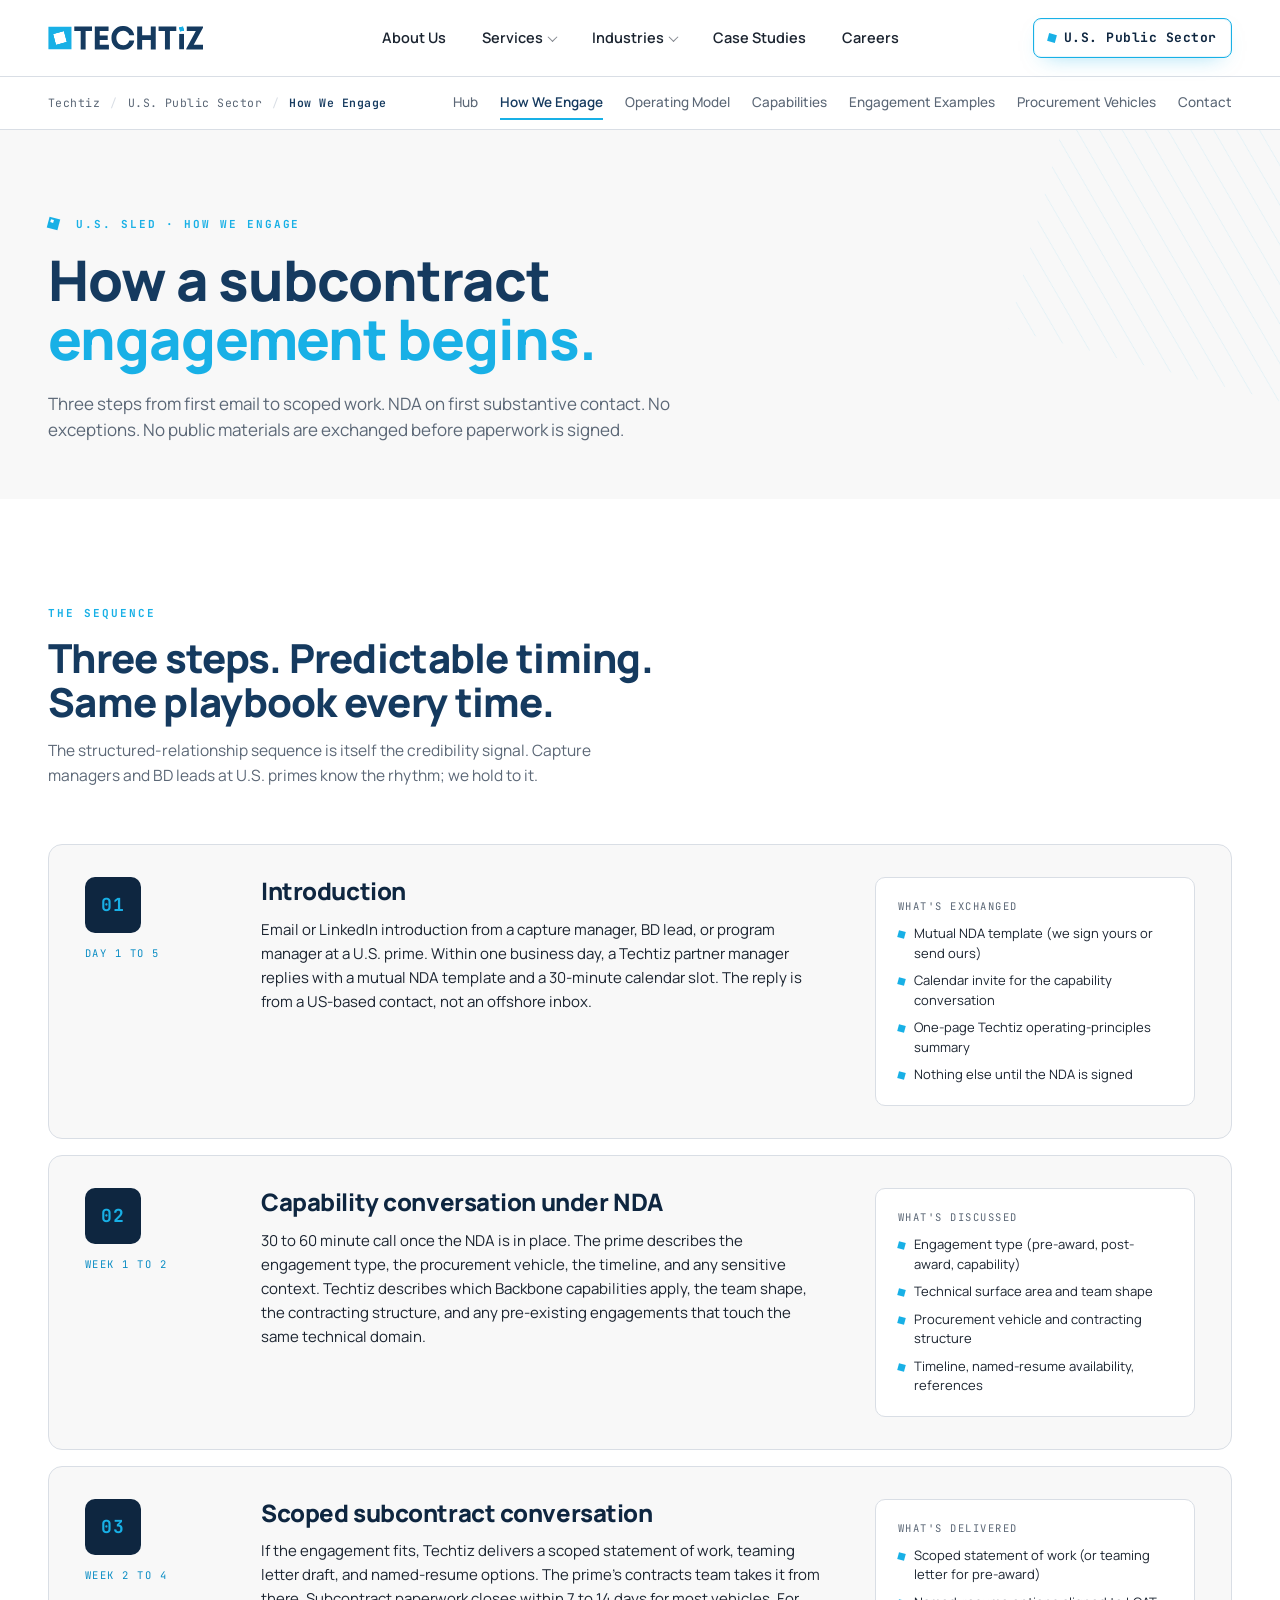
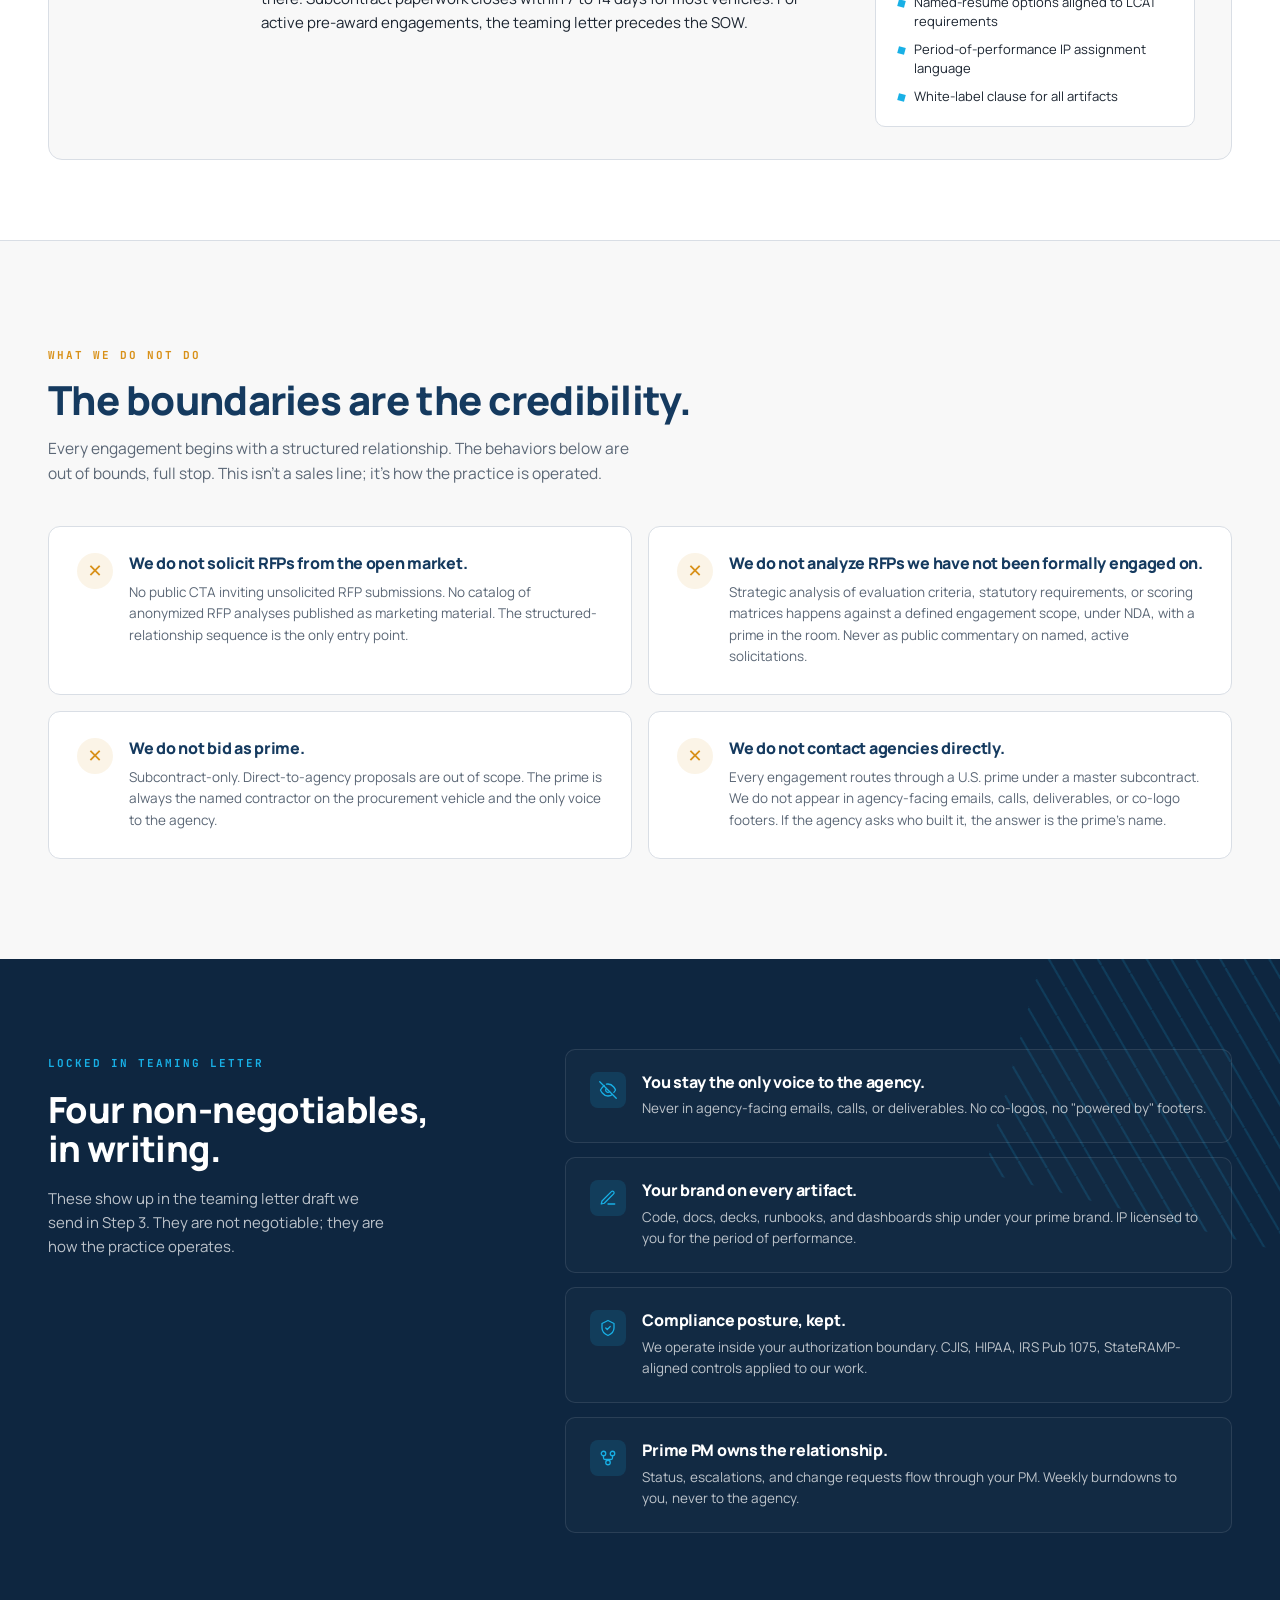
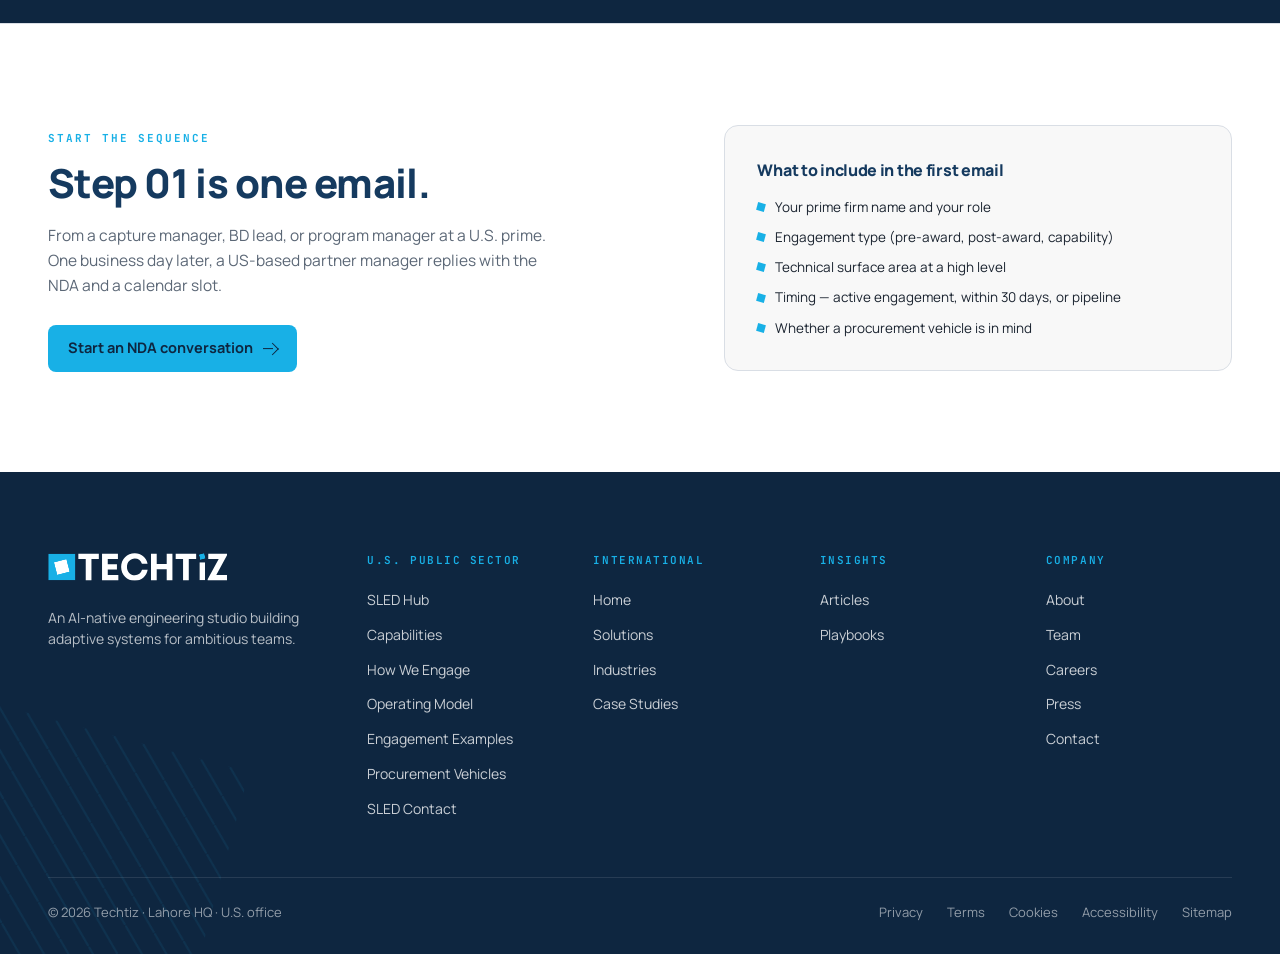
<file: us-sled/how-we-engage.html>
<!doctype html>
<html lang="en">
<head>
<meta charset="utf-8" />
<meta name="viewport" content="width=1320" />
<title>How We Engage | NDA-first subcontractor engagements | Techtiz</title>
<link rel="preconnect" href="https://fonts.googleapis.com" />
<link rel="preconnect" href="https://fonts.gstatic.com" crossorigin />
<link href="https://fonts.googleapis.com/css2?family=Manrope:wght@400;500;600;700;800&family=JetBrains+Mono:wght@400;500;600&display=swap" rel="stylesheet" />
<link rel="stylesheet" href="_shared.css" />
<style>
.page-hero {
  background: var(--seasalt);
  padding: 80px 0 56px;
  position: relative;
  overflow: hidden;
}
.page-hero::before {
  content: ""; position: absolute; right: -40px; top: -40px;
  width: 280px; height: 280px;
  background: linear-gradient(45deg, transparent 49%, rgba(24,176,230,0.10) 49% 51%, transparent 51%);
  background-size: 28px 28px;
  transform: rotate(15deg);
}
.page-hero .lead { max-width: 760px; position: relative; z-index: 2; }
.page-hero .lead .eyebrow { margin-bottom: 18px; display: inline-block; }
.page-hero h1 {
  font-size: 56px;
  line-height: 1.05;
  margin-bottom: 22px;
}
.page-hero h1 .accent { color: var(--cyan); }
.page-hero .body {
  font-size: 17px;
  color: var(--muted);
  line-height: 1.55;
  max-width: 640px;
}

/* Sequence grid */
.sequence {
  padding: 100px 0 80px;
  background: var(--white);
}
.sequence .head { max-width: 720px; margin-bottom: 56px; }
.sequence .head .eyebrow { margin-bottom: 14px; display: inline-block; }
.sequence .head h2 { font-size: 40px; line-height: 1.1; }
.sequence .head p { font-size: 15.5px; color: var(--muted); margin-top: 14px; max-width: 600px; line-height: 1.6; }

.seq-list {
  display: grid;
  grid-template-columns: 1fr;
  gap: 16px;
  position: relative;
}
.seq-step {
  display: grid;
  grid-template-columns: 140px 1fr 320px;
  gap: 36px;
  align-items: stretch;
  background: var(--seasalt);
  border: 1px solid var(--line);
  border-radius: 14px;
  padding: 32px 36px;
  position: relative;
}
.seq-step .seq-left { display: flex; flex-direction: column; gap: 12px; }
.seq-step .seq-num {
  width: 56px; height: 56px;
  border-radius: 10px;
  background: var(--yale-dark);
  color: var(--cyan);
  display: grid; place-items: center;
  font-family: 'JetBrains Mono', monospace;
  font-weight: 700;
  font-size: 18px;
  letter-spacing: 0.04em;
}
.seq-step .seq-when {
  font-family: 'JetBrains Mono', monospace;
  font-size: 10.5px;
  letter-spacing: 0.14em;
  text-transform: uppercase;
  color: var(--cyan-strong);
}
.seq-step .seq-body h3 {
  font-size: 24px;
  color: var(--yale-dark);
  line-height: 1.2;
  margin-bottom: 12px;
}
.seq-step .seq-body p {
  font-size: 15px;
  color: var(--ink);
  line-height: 1.6;
  max-width: 560px;
}
.seq-step .seq-detail {
  background: var(--white);
  border: 1px solid var(--line);
  border-radius: 10px;
  padding: 20px 22px;
  display: flex; flex-direction: column;
  gap: 10px;
}
.seq-step .seq-detail .lbl {
  font-family: 'JetBrains Mono', monospace;
  font-size: 10.5px;
  letter-spacing: 0.14em;
  text-transform: uppercase;
  color: var(--muted);
}
.seq-step .seq-detail ul {
  margin: 0; padding: 0; list-style: none;
  display: flex; flex-direction: column; gap: 8px;
}
.seq-step .seq-detail ul li {
  font-size: 13px;
  color: var(--ink);
  line-height: 1.5;
  padding-left: 16px;
  position: relative;
}
.seq-step .seq-detail ul li::before {
  content: "";
  position: absolute;
  left: 0; top: 7px;
  width: 7px; height: 7px;
  background: var(--cyan);
  transform: rotate(15deg);
}

/* What we don't do */
.boundaries {
  padding: 100px 0;
  background: var(--seasalt);
  border-top: 1px solid var(--line);
}
.boundaries .head { margin-bottom: 40px; max-width: 720px; }
.boundaries .head .eyebrow { margin-bottom: 14px; display: inline-block; color: var(--amber); }
.boundaries .head h2 { font-size: 40px; line-height: 1.1; }
.boundaries .head p { font-size: 15.5px; color: var(--muted); margin-top: 14px; max-width: 600px; line-height: 1.6; }
.boundary-grid {
  display: grid;
  grid-template-columns: 1fr 1fr;
  gap: 16px;
}
.b-card {
  background: var(--white);
  border: 1px solid var(--line);
  border-radius: 12px;
  padding: 26px 28px;
  display: grid;
  grid-template-columns: 36px 1fr;
  gap: 16px;
}
.b-card .x {
  width: 36px; height: 36px;
  border-radius: 50%;
  background: rgba(216,144,23,0.10);
  color: var(--amber);
  display: grid; place-items: center;
  font-size: 18px;
  font-weight: 700;
}
.b-card h4 {
  font-size: 16px;
  color: var(--yale);
  margin-bottom: 8px;
  line-height: 1.3;
}
.b-card p {
  font-size: 13.5px;
  color: var(--muted);
  line-height: 1.6;
}

/* Side principle band */
.principles-band {
  background: var(--yale-dark);
  color: var(--white);
  padding: 90px 0;
  position: relative;
  overflow: hidden;
}
.principles-band::before {
  content: ""; position: absolute; right: -60px; top: -60px;
  width: 320px; height: 320px;
  background: linear-gradient(45deg, transparent 48%, rgba(24,176,230,0.16) 48% 52%, transparent 52%);
  background-size: 30px 30px;
  transform: rotate(15deg);
}
.principles-inner {
  display: grid;
  grid-template-columns: 0.9fr 1.3fr;
  gap: 56px;
  position: relative;
  z-index: 2;
  align-items: start;
}
.principles-inner .left .eyebrow { color: var(--cyan); display: inline-block; margin-bottom: 18px; }
.principles-inner .left h2 {
  color: var(--white);
  font-size: 36px;
  line-height: 1.1;
  margin-bottom: 18px;
}
.principles-inner .left p {
  color: rgba(255,255,255,0.72);
  font-size: 15px;
  line-height: 1.6;
  max-width: 340px;
}
.princ-list {
  display: flex; flex-direction: column;
  gap: 14px;
}
.princ-row {
  border: 1px solid rgba(255,255,255,0.10);
  border-radius: 10px;
  padding: 22px 24px;
  display: grid;
  grid-template-columns: 36px 1fr;
  gap: 16px;
  background: rgba(255,255,255,0.02);
}
.princ-row .ic {
  width: 36px; height: 36px;
  background: rgba(24,176,230,0.14);
  border-radius: 8px;
  display: grid; place-items: center;
  color: var(--cyan);
}
.princ-row .ic svg { width: 18px; height: 18px; }
.princ-row h4 {
  color: var(--white);
  font-size: 16px;
  margin-bottom: 6px;
  line-height: 1.3;
}
.princ-row p {
  font-size: 13.5px;
  color: rgba(255,255,255,0.72);
  line-height: 1.6;
}

/* Final CTA */
.final {
  background: var(--white);
  padding: 100px 0;
  border-top: 1px solid var(--line);
}
.final-inner {
  display: grid;
  grid-template-columns: 1.1fr 0.9fr;
  gap: 56px;
  align-items: center;
}
.final-inner .left .eyebrow { margin-bottom: 14px; display: inline-block; }
.final-inner .left h2 {
  font-size: 40px;
  line-height: 1.1;
  margin-bottom: 18px;
}
.final-inner .left p {
  font-size: 15.5px;
  color: var(--muted);
  line-height: 1.6;
  max-width: 500px;
  margin-bottom: 28px;
}
.final-inner .right {
  background: var(--seasalt);
  border: 1px solid var(--line);
  border-radius: 14px;
  padding: 32px 32px;
}
.final-inner .right h4 {
  font-size: 16px;
  color: var(--yale);
  margin-bottom: 14px;
}
.final-inner .right ul {
  list-style: none; padding: 0; margin: 0;
  display: flex; flex-direction: column; gap: 10px;
}
.final-inner .right ul li {
  display: flex; align-items: center; gap: 10px;
  font-size: 13.5px;
  color: var(--ink);
  line-height: 1.5;
}
.final-inner .right ul li::before {
  content: ""; width: 8px; height: 8px;
  background: var(--cyan); transform: rotate(15deg);
  flex-shrink: 0;
}
</style>
</head>
<body>

<!-- HEADER -->
<header class="top">
  <div class="wrap nav">
    <a href="../index.html" class="brand-mark" aria-label="Techtiz home"><img src="../assets/logo.svg" alt="Techtiz" class="brand-logo" /></a>
    <nav class="primary-nav" aria-label="Primary">
      <a href="../index.html" class="nav-link">About Us</a>
      <div class="nav-item" data-mega="services">
        <button class="nav-link" type="button" aria-expanded="false">Services <span class="chev"></span></button>
        <div class="mega" role="menu">
          <div class="mega-inner">
            <div class="mega-left">
              <div class="mega-eyebrow">We Offer</div>
              <div class="mega-list" data-list="services">
                <a class="mega-item active" data-key="development" href="#">Development <span class="arr-r"></span></a>
                <a class="mega-item" data-key="ai" href="#">AI &amp; Intelligence <span class="arr-r"></span></a>
                <a class="mega-item" data-key="automation" href="#">Automation &amp; AI Solutions <span class="arr-r"></span></a>
                <a class="mega-item" data-key="transformation" href="#">Digital Transformation <span class="arr-r"></span></a>
                <a class="mega-item" data-key="ux" href="#">UX Design / Enablement <span class="arr-r"></span></a>
              </div>
            </div>
            <div class="mega-right">
              <div class="mega-feature" data-feature="services">
                <div class="feat-icon"><svg viewBox="0 0 24 24" fill="none" stroke="currentColor" stroke-width="1.5" stroke-linecap="round" stroke-linejoin="round"><rect x="2" y="3" width="20" height="14" rx="2"></rect><path d="M8 21h8M12 17v4"></path></svg></div>
                <div><h4 data-feat-title>Development</h4><p data-feat-desc>Build robust, scalable digital products designed to grow with your business.</p></div>
              </div>
              <div class="mega-sublinks" data-sublinks="services">
                <a href="#">Custom Software</a><a href="#">Mobile Apps</a><a href="#">Low code / No-code Dev</a><a href="#">Vibe code Dev</a>
              </div>
              <div class="mega-footer">
                <span class="mega-tag">U.S. Prime contractor?</span>
                <a class="mega-cta" href="index.html">See U.S. Public Sector →</a>
              </div>
            </div>
          </div>
        </div>
      </div>
      <div class="nav-item" data-mega="industries">
        <button class="nav-link" type="button" aria-expanded="false">Industries <span class="chev"></span></button>
        <div class="mega" role="menu">
          <div class="mega-inner">
            <div class="mega-left">
              <div class="mega-eyebrow">Industries</div>
              <div class="mega-list" data-list="industries">
                <a class="mega-item active" data-key="healthcare" href="#">Healthcare <span class="arr-r"></span></a>
                <a class="mega-item" data-key="marketing" href="#">Digital Marketing <span class="arr-r"></span></a>
                <a class="mega-item" data-key="realestate" href="#">Real Estate <span class="arr-r"></span></a>
                <a class="mega-item" data-key="ecommerce" href="#">E-commerce <span class="arr-r"></span></a>
                <a class="mega-item" data-key="logistics" href="#">Logistics &amp; Supply Chain <span class="arr-r"></span></a>
                <a class="mega-item" data-key="education" href="#">Education <span class="arr-r"></span></a>
              </div>
            </div>
            <div class="mega-right">
              <div class="mega-feature" data-feature="industries">
                <div class="feat-icon"><svg viewBox="0 0 24 24" fill="none" stroke="currentColor" stroke-width="1.5" stroke-linecap="round" stroke-linejoin="round"><path d="M22 12h-4l-3 9L9 3l-3 9H2"></path></svg></div>
                <div><h4 data-feat-title>Healthcare</h4><p data-feat-desc>Techtiz streamlines admin tasks for healthcare teams, enhancing efficiency and safety.</p></div>
              </div>
              <div class="mega-sublinks" data-sublinks="industries">
                <a href="#">AI Appointment Management</a><a href="#">AI-Powered Communication</a><a href="#">Reporting Optimization</a><a href="#">Patient Records</a>
              </div>
              <div class="mega-footer">
                <span class="mega-tag">State, county, local agencies?</span>
                <a class="mega-cta" href="index.html">U.S. Public Sector →</a>
              </div>
            </div>
          </div>
        </div>
      </div>
      <a href="case-studies.html" class="nav-link">Case Studies</a>
      <a href="#" class="nav-link">Careers</a>
    </nav>
    <div class="right-cta">
      <a href="index.html" class="us-pill" aria-current="page"><span class="sled-dot"></span> U.S. Public Sector</a>
    </div>
  </div>
</header>

<!-- SUB-NAV -->
<div class="subnav">
  <div class="wrap subnav-inner">
    <div class="crumbs">
      <a href="../index.html">Techtiz</a>
      <span class="sep">/</span>
      <a href="index.html">U.S. Public Sector</a>
      <span class="sep">/</span>
      <span class="here">How We Engage</span>
    </div>
    <div class="sub-links">
      <a href="index.html">Hub</a>
      <a href="how-we-engage.html" class="on">How We Engage</a>
      <a href="operating-model.html">Operating Model</a>
      <a href="capabilities.html">Capabilities</a>
      <a href="case-studies.html">Engagement Examples</a>
      <a href="index.html#vehicles">Procurement Vehicles</a>
      <a href="contact.html">Contact</a>
    </div>
  </div>
</div>

<!-- HERO -->
<section class="page-hero" data-screen-label="01 Hero">
  <div class="wrap">
    <div class="lead">
      <span class="eyebrow"><span class="gl"></span> U.S. SLED · How we engage</span>
      <h1>How a subcontract <span class="accent">engagement begins.</span></h1>
      <p class="body">Three steps from first email to scoped work. NDA on first substantive contact. No exceptions. No public materials are exchanged before paperwork is signed.</p>
    </div>
  </div>
</section>

<!-- SEQUENCE -->
<section class="sequence" data-screen-label="02 Sequence">
  <div class="wrap">
    <div class="head">
      <span class="eyebrow">The sequence</span>
      <h2>Three steps. Predictable timing. Same playbook every time.</h2>
      <p>The structured-relationship sequence is itself the credibility signal. Capture managers and BD leads at U.S. primes know the rhythm; we hold to it.</p>
    </div>

    <div class="seq-list">
      <div class="seq-step">
        <div class="seq-left">
          <div class="seq-num">01</div>
          <span class="seq-when">Day 1 to 5</span>
        </div>
        <div class="seq-body">
          <h3>Introduction</h3>
          <p>Email or LinkedIn introduction from a capture manager, BD lead, or program manager at a U.S. prime. Within one business day, a Techtiz partner manager replies with a mutual NDA template and a 30-minute calendar slot. The reply is from a US-based contact, not an offshore inbox.</p>
        </div>
        <div class="seq-detail">
          <span class="lbl">What's exchanged</span>
          <ul>
            <li>Mutual NDA template (we sign yours or send ours)</li>
            <li>Calendar invite for the capability conversation</li>
            <li>One-page Techtiz operating-principles summary</li>
            <li>Nothing else until the NDA is signed</li>
          </ul>
        </div>
      </div>

      <div class="seq-step">
        <div class="seq-left">
          <div class="seq-num">02</div>
          <span class="seq-when">Week 1 to 2</span>
        </div>
        <div class="seq-body">
          <h3>Capability conversation under NDA</h3>
          <p>30 to 60 minute call once the NDA is in place. The prime describes the engagement type, the procurement vehicle, the timeline, and any sensitive context. Techtiz describes which Backbone capabilities apply, the team shape, the contracting structure, and any pre-existing engagements that touch the same technical domain.</p>
        </div>
        <div class="seq-detail">
          <span class="lbl">What's discussed</span>
          <ul>
            <li>Engagement type (pre-award, post-award, capability)</li>
            <li>Technical surface area and team shape</li>
            <li>Procurement vehicle and contracting structure</li>
            <li>Timeline, named-resume availability, references</li>
          </ul>
        </div>
      </div>

      <div class="seq-step">
        <div class="seq-left">
          <div class="seq-num">03</div>
          <span class="seq-when">Week 2 to 4</span>
        </div>
        <div class="seq-body">
          <h3>Scoped subcontract conversation</h3>
          <p>If the engagement fits, Techtiz delivers a scoped statement of work, teaming letter draft, and named-resume options. The prime's contracts team takes it from there. Subcontract paperwork closes within 7 to 14 days for most vehicles. For active pre-award engagements, the teaming letter precedes the SOW.</p>
        </div>
        <div class="seq-detail">
          <span class="lbl">What's delivered</span>
          <ul>
            <li>Scoped statement of work (or teaming letter for pre-award)</li>
            <li>Named-resume options aligned to LCAT requirements</li>
            <li>Period-of-performance IP assignment language</li>
            <li>White-label clause for all artifacts</li>
          </ul>
        </div>
      </div>
    </div>
  </div>
</section>

<!-- WHAT WE DO NOT DO -->
<section class="boundaries" data-screen-label="03 Boundaries">
  <div class="wrap">
    <div class="head">
      <span class="eyebrow">What we do not do</span>
      <h2>The boundaries are the credibility.</h2>
      <p>Every engagement begins with a structured relationship. The behaviors below are out of bounds, full stop. This isn't a sales line; it's how the practice is operated.</p>
    </div>
    <div class="boundary-grid">
      <div class="b-card">
        <div class="x">✕</div>
        <div>
          <h4>We do not solicit RFPs from the open market.</h4>
          <p>No public CTA inviting unsolicited RFP submissions. No catalog of anonymized RFP analyses published as marketing material. The structured-relationship sequence is the only entry point.</p>
        </div>
      </div>
      <div class="b-card">
        <div class="x">✕</div>
        <div>
          <h4>We do not analyze RFPs we have not been formally engaged on.</h4>
          <p>Strategic analysis of evaluation criteria, statutory requirements, or scoring matrices happens against a defined engagement scope, under NDA, with a prime in the room. Never as public commentary on named, active solicitations.</p>
        </div>
      </div>
      <div class="b-card">
        <div class="x">✕</div>
        <div>
          <h4>We do not bid as prime.</h4>
          <p>Subcontract-only. Direct-to-agency proposals are out of scope. The prime is always the named contractor on the procurement vehicle and the only voice to the agency.</p>
        </div>
      </div>
      <div class="b-card">
        <div class="x">✕</div>
        <div>
          <h4>We do not contact agencies directly.</h4>
          <p>Every engagement routes through a U.S. prime under a master subcontract. We do not appear in agency-facing emails, calls, deliverables, or co-logo footers. If the agency asks who built it, the answer is the prime's name.</p>
        </div>
      </div>
    </div>
  </div>
</section>

<!-- PRINCIPLES BAND -->
<section class="principles-band" data-screen-label="04 Operating principles">
  <div class="wrap principles-inner">
    <div class="left">
      <span class="eyebrow">Locked in teaming letter</span>
      <h2>Four non-negotiables, in writing.</h2>
      <p>These show up in the teaming letter draft we send in Step 3. They are not negotiable; they are how the practice operates.</p>
    </div>
    <div class="princ-list">
      <div class="princ-row">
        <div class="ic"><svg viewBox="0 0 24 24" fill="none" stroke="currentColor" stroke-width="1.7" stroke-linecap="round" stroke-linejoin="round"><path d="M17.94 17.94A10 10 0 0 1 12 20c-7 0-10-8-10-8a18.45 18.45 0 0 1 5.06-5.94"></path><path d="M9.9 4.24A9.12 9.12 0 0 1 12 4c7 0 10 8 10 8a18.5 18.5 0 0 1-2.16 3.19"></path><path d="M14.12 14.12a3 3 0 1 1-4.24-4.24"></path><line x1="1" y1="1" x2="23" y2="23"></line></svg></div>
        <div>
          <h4>You stay the only voice to the agency.</h4>
          <p>Never in agency-facing emails, calls, or deliverables. No co-logos, no "powered by" footers.</p>
        </div>
      </div>
      <div class="princ-row">
        <div class="ic"><svg viewBox="0 0 24 24" fill="none" stroke="currentColor" stroke-width="1.7" stroke-linecap="round" stroke-linejoin="round"><path d="M12 20h9"></path><path d="M16.5 3.5a2.121 2.121 0 0 1 3 3L7 19l-4 1 1-4z"></path></svg></div>
        <div>
          <h4>Your brand on every artifact.</h4>
          <p>Code, docs, decks, runbooks, and dashboards ship under your prime brand. IP licensed to you for the period of performance.</p>
        </div>
      </div>
      <div class="princ-row">
        <div class="ic"><svg viewBox="0 0 24 24" fill="none" stroke="currentColor" stroke-width="1.7" stroke-linecap="round" stroke-linejoin="round"><path d="M12 2 L4 6 v6 c0 4 3.5 8 8 10 c4.5 -2 8 -6 8 -10 V6 z"></path><path d="M9 12 l2 2 l4 -4"></path></svg></div>
        <div>
          <h4>Compliance posture, kept.</h4>
          <p>We operate inside your authorization boundary. CJIS, HIPAA, IRS Pub 1075, StateRAMP-aligned controls applied to our work.</p>
        </div>
      </div>
      <div class="princ-row">
        <div class="ic"><svg viewBox="0 0 24 24" fill="none" stroke="currentColor" stroke-width="1.7" stroke-linecap="round" stroke-linejoin="round"><circle cx="6" cy="6" r="3"></circle><circle cx="18" cy="6" r="3"></circle><circle cx="12" cy="18" r="3"></circle><path d="M6 9 v3 a2 2 0 0 0 2 2 h8 a2 2 0 0 0 2 -2 V9 M12 14 v1"></path></svg></div>
        <div>
          <h4>Prime PM owns the relationship.</h4>
          <p>Status, escalations, and change requests flow through your PM. Weekly burndowns to you, never to the agency.</p>
        </div>
      </div>
    </div>
  </div>
</section>

<!-- FINAL CTA -->
<section class="final" data-screen-label="05 CTA">
  <div class="wrap final-inner">
    <div class="left">
      <span class="eyebrow">Start the sequence</span>
      <h2>Step 01 is one email.</h2>
      <p>From a capture manager, BD lead, or program manager at a U.S. prime. One business day later, a US-based partner manager replies with the NDA and a calendar slot.</p>
      <a href="contact.html" class="cta">Start an NDA conversation <span class="arr"></span></a>
    </div>
    <div class="right">
      <h4>What to include in the first email</h4>
      <ul>
        <li>Your prime firm name and your role</li>
        <li>Engagement type (pre-award, post-award, capability)</li>
        <li>Technical surface area at a high level</li>
        <li>Timing — active engagement, within 30 days, or pipeline</li>
        <li>Whether a procurement vehicle is in mind</li>
      </ul>
    </div>
  </div>
</section>

<!-- FOOTER -->
<footer class="foot">
  <div class="wrap">
    <div class="cols">
      <div class="brand-foot">
        <a href="../index.html" class="brand-mark"><img src="../assets/logo-light.svg" alt="Techtiz" class="brand-logo" /></a>
        <p>An AI-native engineering studio building adaptive systems for ambitious teams.</p>
      </div>
      <div>
        <h5>U.S. Public Sector</h5>
        <ul>
          <li><a href="index.html">SLED Hub</a></li>
          <li><a href="capabilities.html">Capabilities</a></li>
          <li><a href="how-we-engage.html">How We Engage</a></li>
          <li><a href="operating-model.html">Operating Model</a></li>
          <li><a href="case-studies.html">Engagement Examples</a></li>
          <li><a href="index.html#vehicles">Procurement Vehicles</a></li>
          <li><a href="contact.html">SLED Contact</a></li>
        </ul>
      </div>
      <div>
        <h5>International</h5>
        <ul>
          <li><a href="../index.html">Home</a></li>
          <li><a href="#">Solutions</a></li>
          <li><a href="#">Industries</a></li>
          <li><a href="#">Case Studies</a></li>
        </ul>
      </div>
      <div>
        <h5>Insights</h5>
        <ul><li><a href="#">Articles</a></li><li><a href="#">Playbooks</a></li></ul>
      </div>
      <div>
        <h5>Company</h5>
        <ul>
          <li><a href="#">About</a></li>
          <li><a href="#">Team</a></li>
          <li><a href="#">Careers</a></li>
          <li><a href="#">Press</a></li>
          <li><a href="#">Contact</a></li>
        </ul>
      </div>
    </div>
    <div class="strip">
      <div>© 2026 Techtiz · Lahore HQ · U.S. office</div>
      <div class="legal">
        <a href="#">Privacy</a>
        <a href="#">Terms</a>
        <a href="#">Cookies</a>
        <a href="#">Accessibility</a>
        <a href="#">Sitemap</a>
      </div>
    </div>
  </div>
</footer>

<script src="_nav.js"></script>
</body>
</html>
</file>
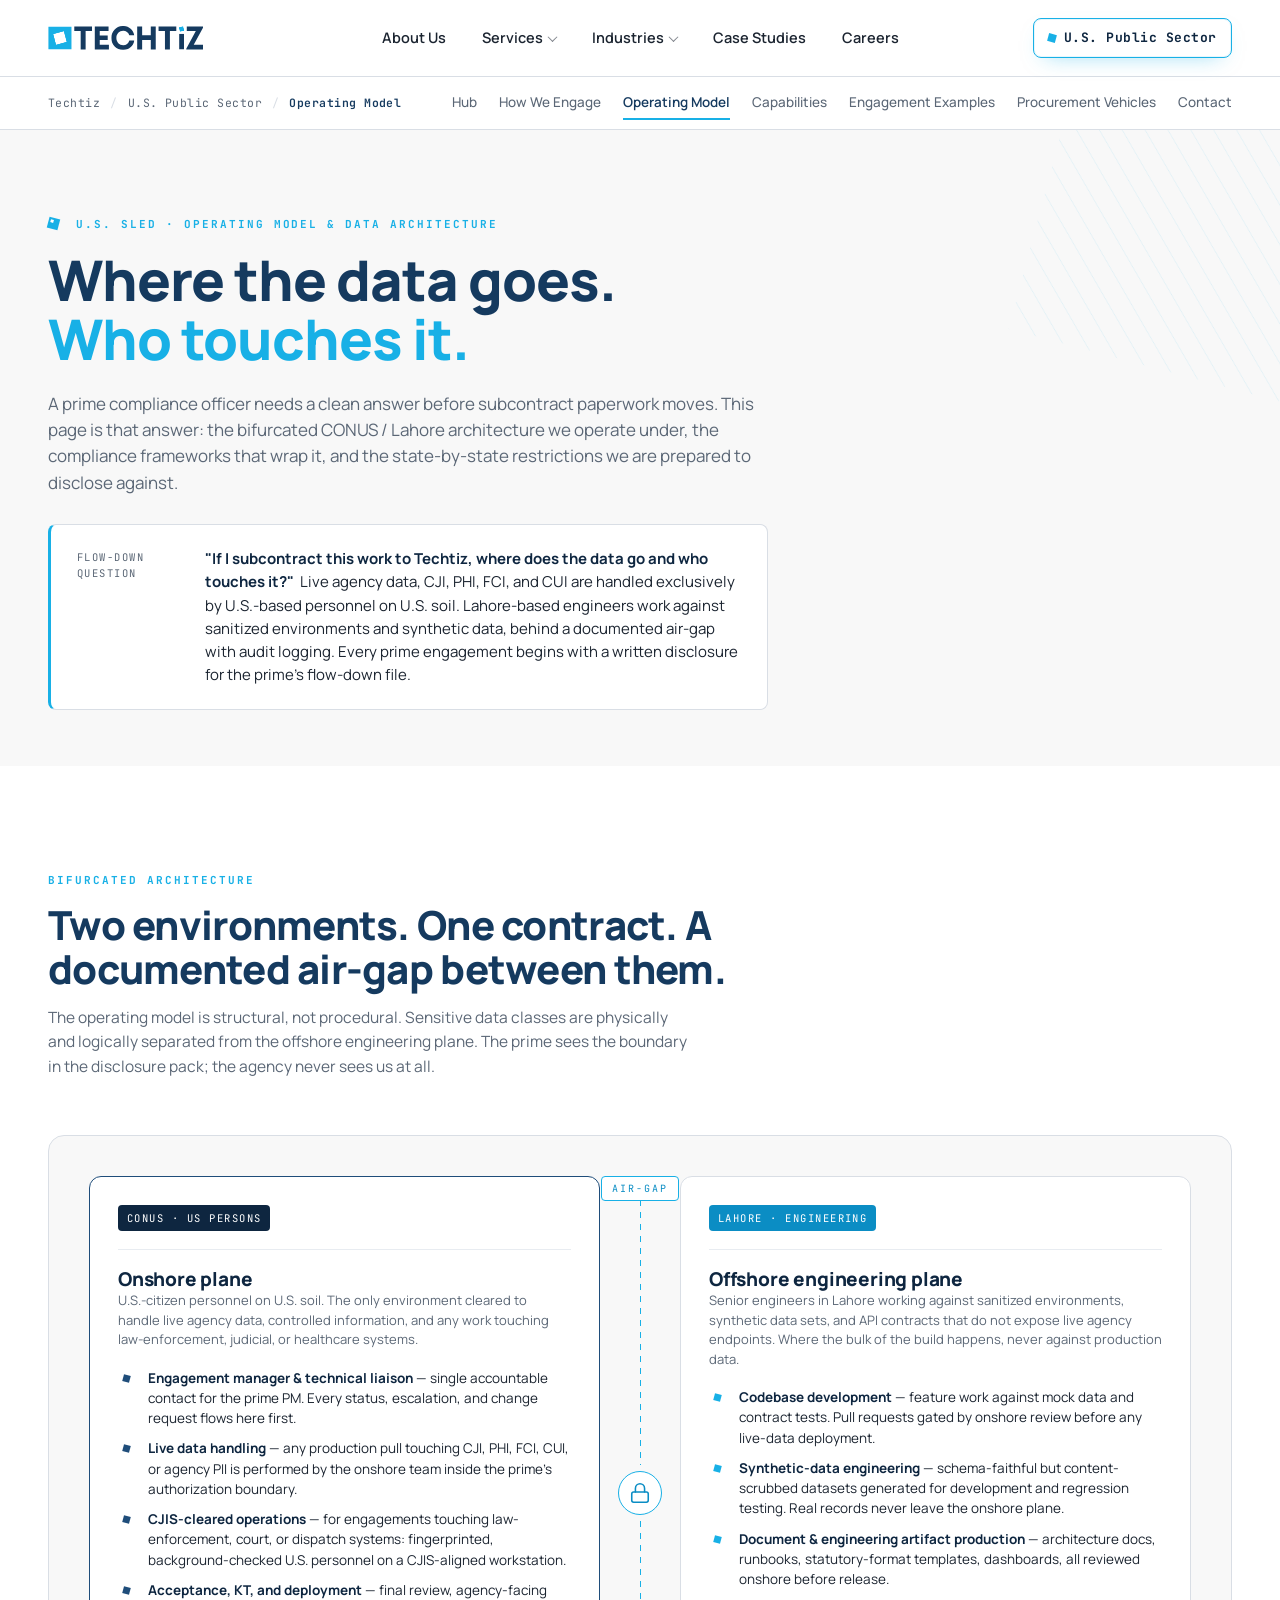
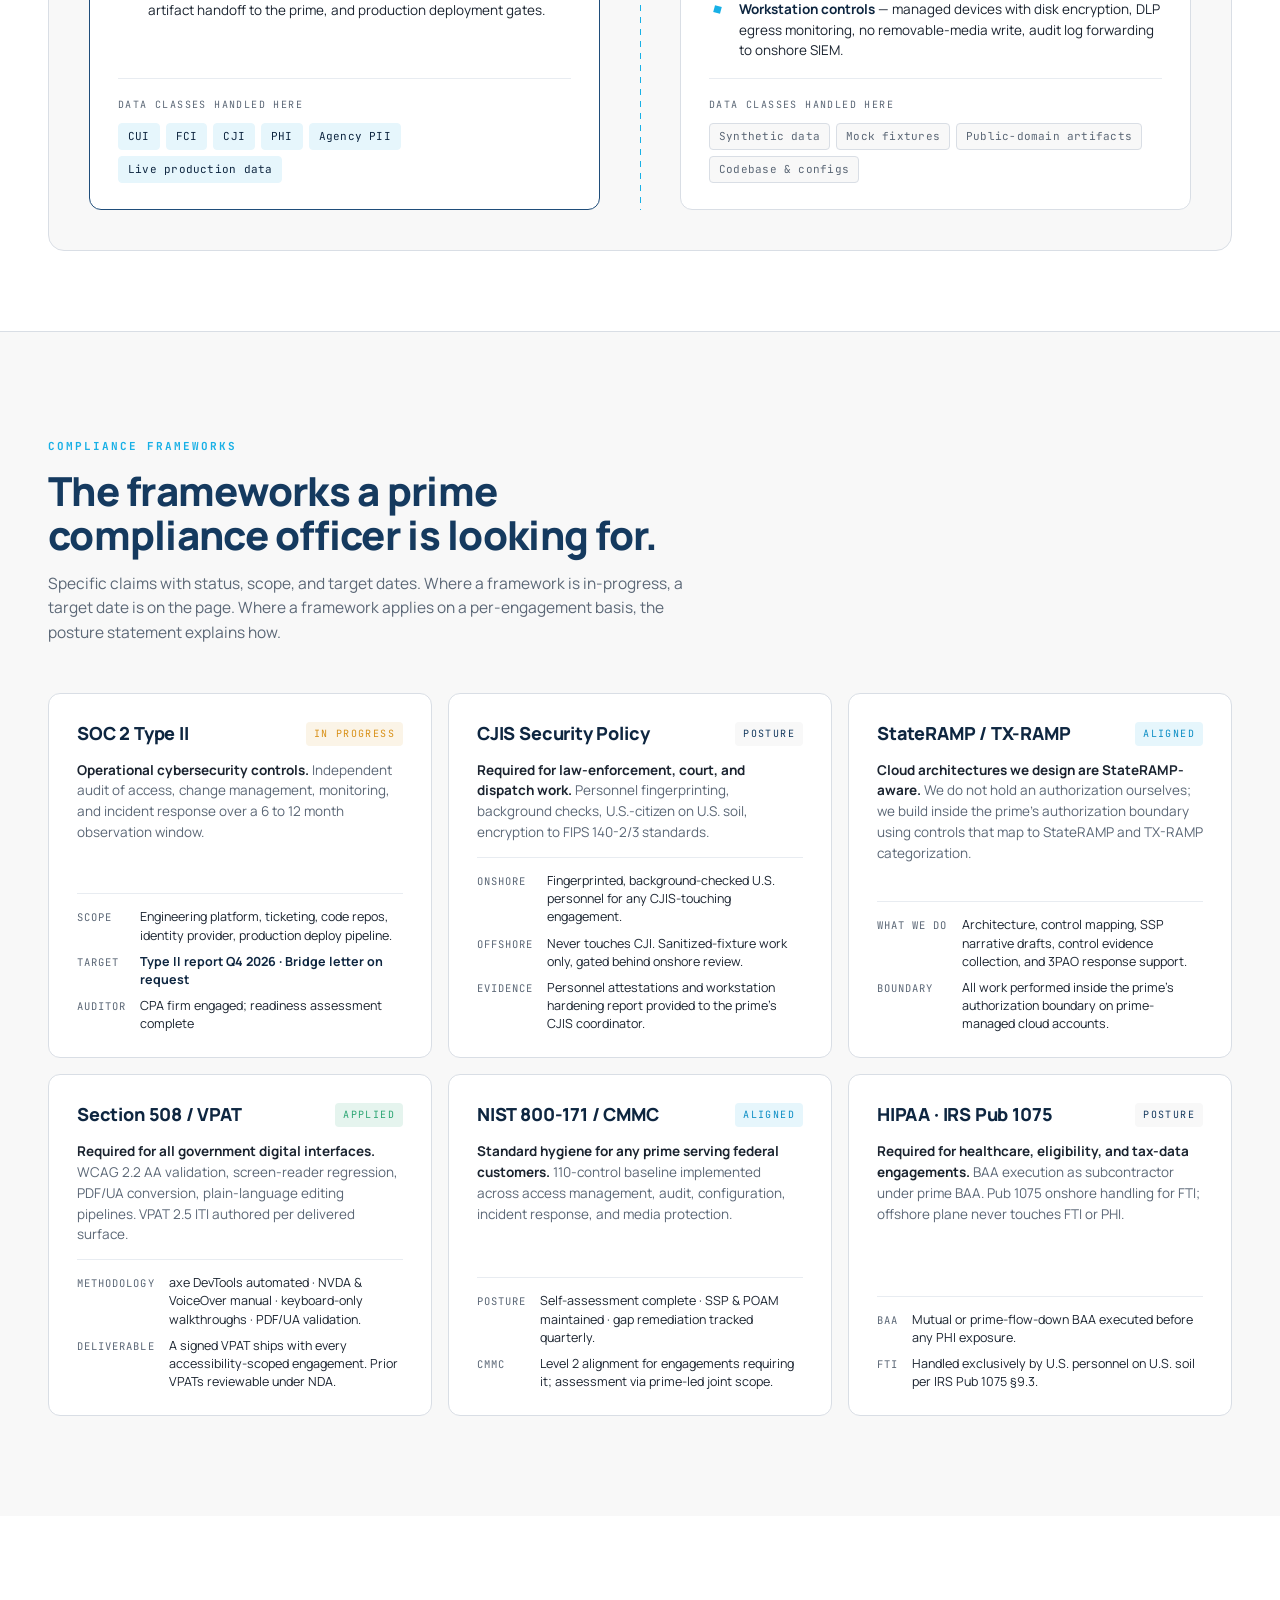
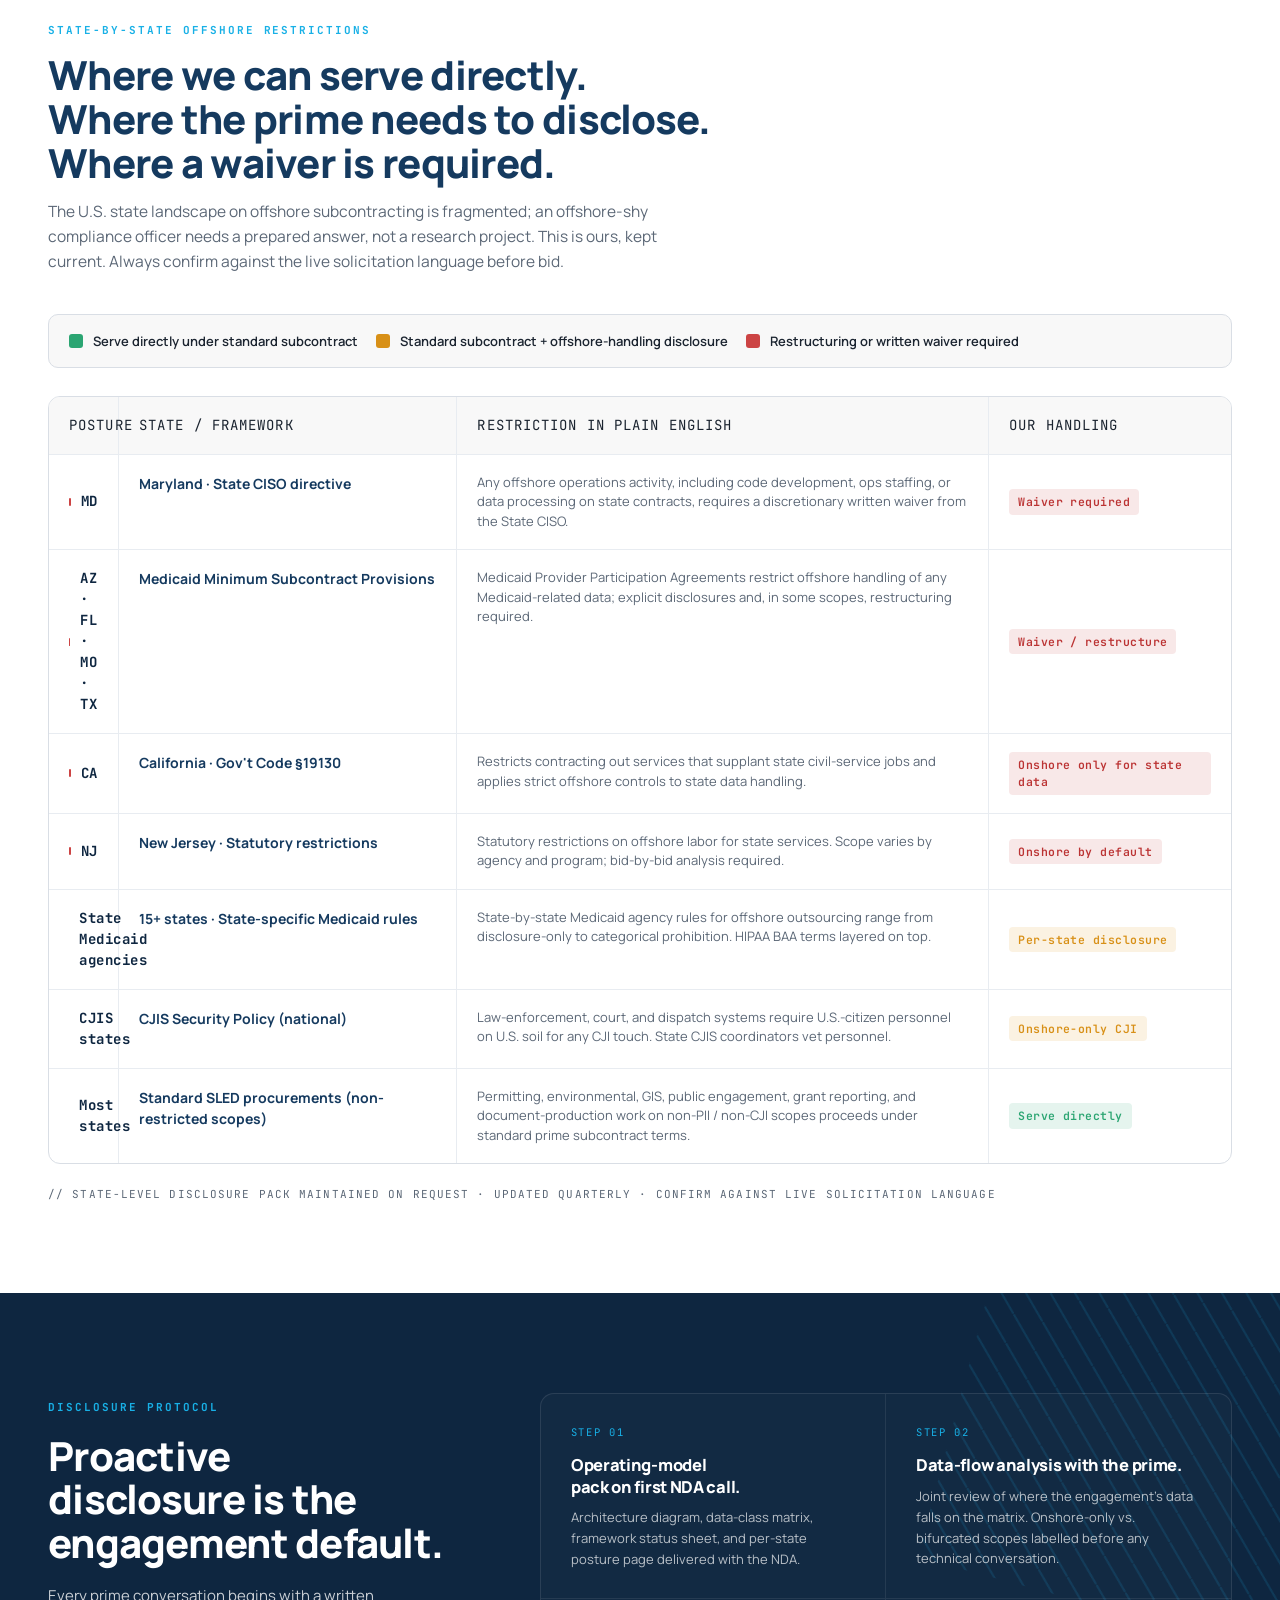
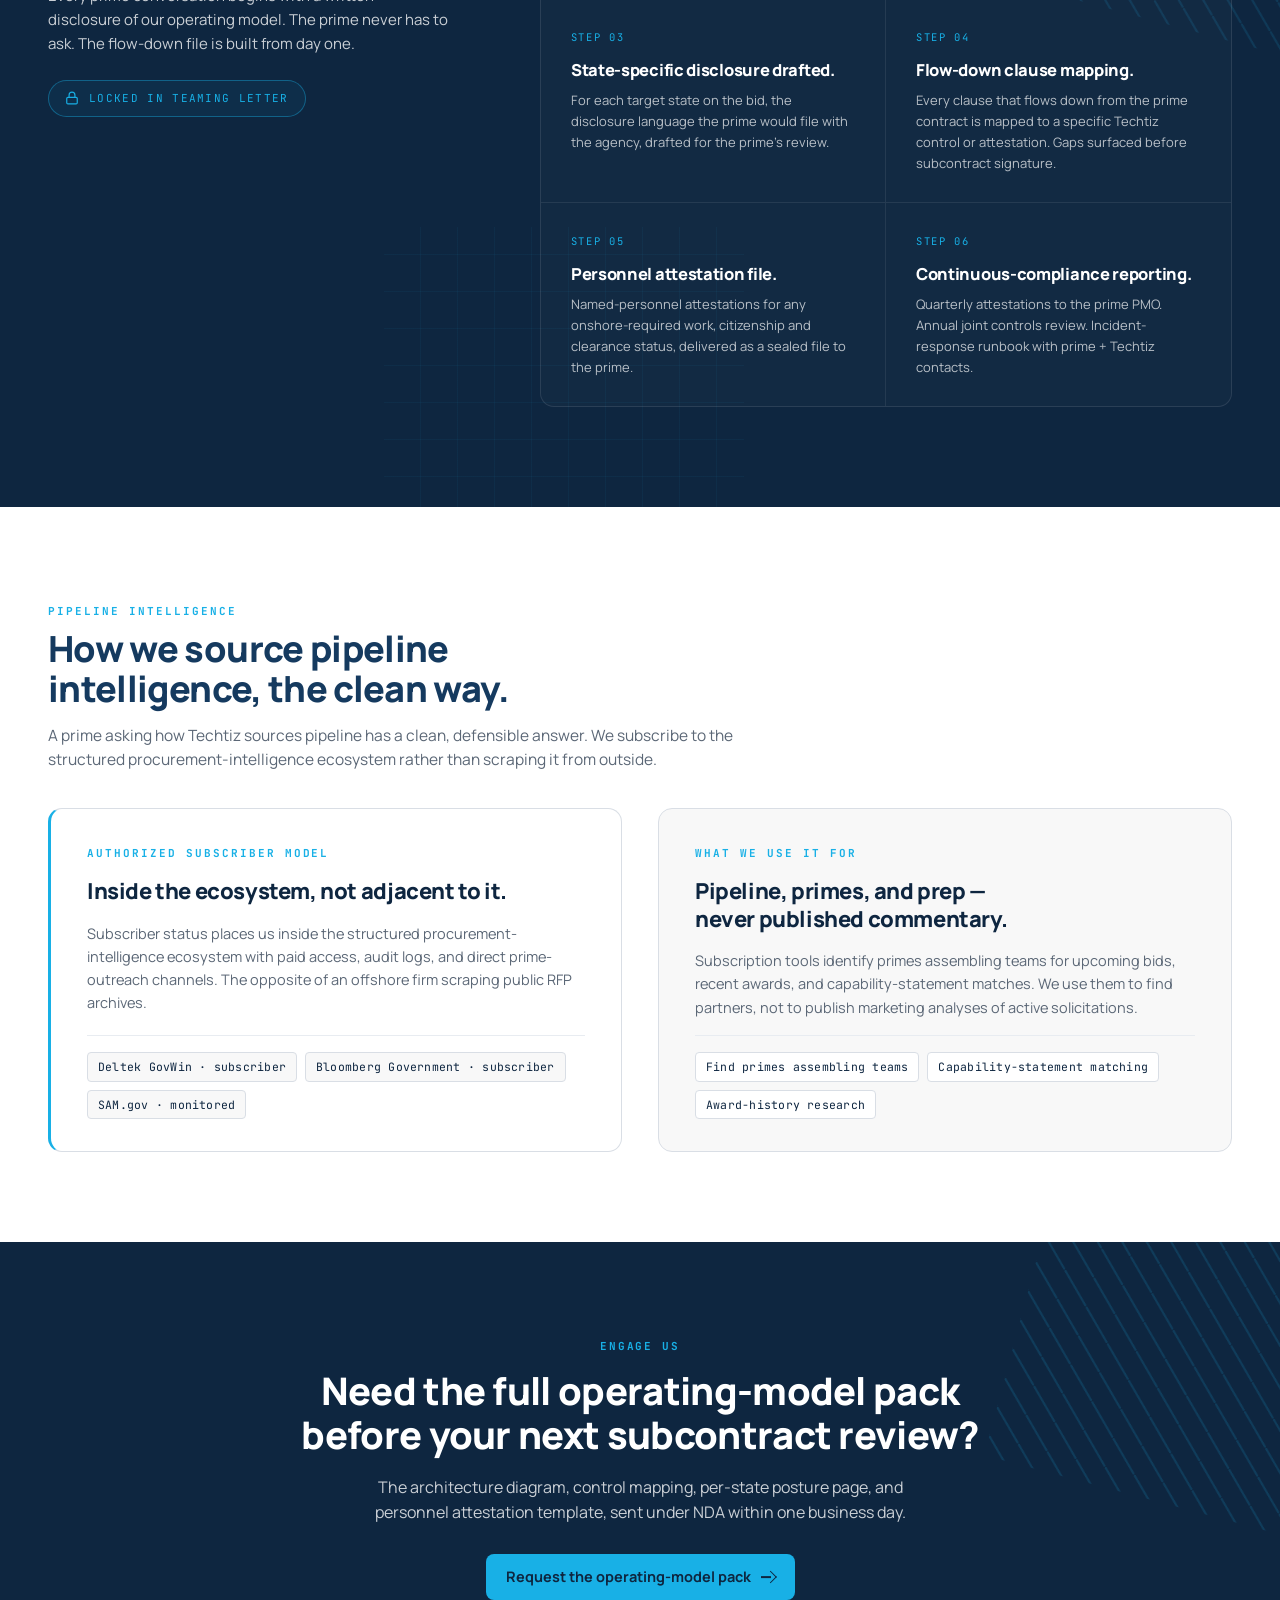
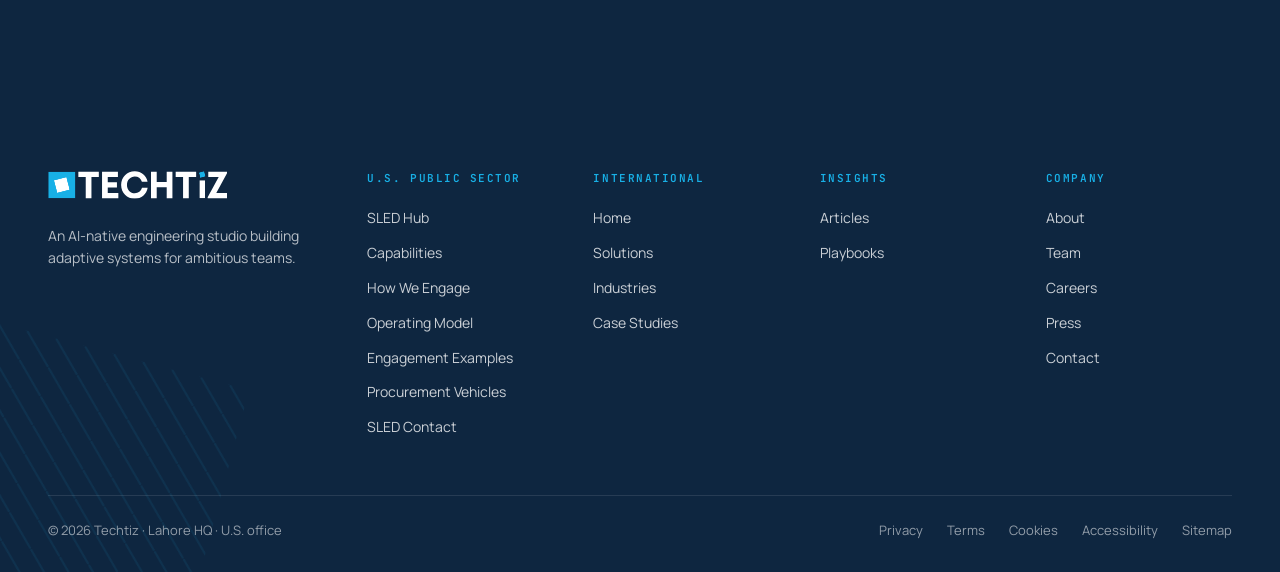
<file: us-sled/operating-model.html>
<!doctype html>
<html lang="en">
<head>
<meta charset="utf-8" />
<meta name="viewport" content="width=1320" />
<title>Operating Model | Onshore-controlled · Offshore-engineered | Techtiz</title>
<link rel="preconnect" href="https://fonts.googleapis.com" />
<link rel="preconnect" href="https://fonts.gstatic.com" crossorigin />
<link href="https://fonts.googleapis.com/css2?family=Manrope:wght@400;500;600;700;800&family=JetBrains+Mono:wght@400;500;600&display=swap" rel="stylesheet" />
<link rel="stylesheet" href="_shared.css" />
<style>
/* ============================================================
   Operating model — page-specific
   ============================================================ */

.page-hero {
  background: var(--seasalt);
  padding: 80px 0 56px;
  position: relative;
  overflow: hidden;
}
.page-hero::before {
  content: ""; position: absolute; right: -40px; top: -40px;
  width: 280px; height: 280px;
  background: linear-gradient(45deg, transparent 49%, rgba(24,176,230,0.10) 49% 51%, transparent 51%);
  background-size: 28px 28px;
  transform: rotate(15deg);
  pointer-events: none;
}
.page-hero .lead { max-width: 820px; position: relative; z-index: 2; }
.page-hero .lead .eyebrow { margin-bottom: 18px; display: inline-block; }
.page-hero h1 {
  font-size: 56px;
  line-height: 1.05;
  margin-bottom: 22px;
}
.page-hero h1 .accent { color: var(--cyan); }
.page-hero .body {
  font-size: 17px;
  color: var(--muted);
  line-height: 1.55;
  max-width: 720px;
  margin-bottom: 28px;
}
.page-hero .answer-card {
  background: var(--white);
  border: 1px solid var(--line);
  border-left: 3px solid var(--cyan);
  border-radius: 8px;
  padding: 22px 26px;
  max-width: 720px;
  position: relative;
  z-index: 2;
  display: flex; gap: 18px;
  align-items: flex-start;
}
.page-hero .answer-card .qmark {
  flex-shrink: 0;
  font-family: 'JetBrains Mono', monospace;
  font-size: 10.5px;
  letter-spacing: 0.14em;
  color: var(--muted);
  text-transform: uppercase;
  width: 110px;
  padding-top: 2px;
}
.page-hero .answer-card .text {
  font-size: 15px;
  line-height: 1.55;
  color: var(--ink);
}
.page-hero .answer-card .text strong { color: var(--yale-dark); font-weight: 700; }

/* ===== Architecture diagram ===== */
.architecture {
  padding: 100px 0 80px;
  background: var(--white);
}
.architecture .head { max-width: 780px; margin-bottom: 56px; }
.architecture .head .eyebrow { margin-bottom: 14px; display: inline-block; }
.architecture .head h2 { font-size: 40px; line-height: 1.1; }
.architecture .head p { font-size: 15.5px; color: var(--muted); margin-top: 14px; max-width: 640px; line-height: 1.6; }

.arch-board {
  background: var(--seasalt);
  border: 1px solid var(--line);
  border-radius: 16px;
  padding: 40px;
  display: grid;
  grid-template-columns: 1fr 80px 1fr;
  gap: 0;
  position: relative;
  overflow: hidden;
}
.arch-board::before {
  content: "Air-gap";
  position: absolute;
  left: 50%;
  top: 40px;
  transform: translateX(-50%);
  font-family: 'JetBrains Mono', monospace;
  font-size: 10px;
  letter-spacing: 0.20em;
  text-transform: uppercase;
  color: var(--cyan-strong);
  padding: 4px 10px;
  border: 1px solid var(--cyan);
  background: var(--white);
  border-radius: 4px;
  z-index: 3;
}

.arch-col {
  background: var(--white);
  border: 1px solid var(--line);
  border-radius: 12px;
  padding: 28px 28px 26px;
  display: flex; flex-direction: column;
  gap: 18px;
  position: relative;
}
.arch-col.onshore { border-color: var(--yale-mid); }
.arch-col.offshore { border-color: var(--line); }

.arch-col .col-h {
  display: flex; align-items: center; gap: 12px;
  padding-bottom: 18px;
  border-bottom: 1px solid var(--line-soft);
}
.arch-col .col-flag {
  font-family: 'JetBrains Mono', monospace;
  font-size: 10.5px;
  letter-spacing: 0.14em;
  text-transform: uppercase;
  color: var(--white);
  background: var(--yale-dark);
  padding: 5px 9px;
  border-radius: 4px;
}
.arch-col.offshore .col-flag { background: var(--cyan-strong); }
.arch-col .col-title {
  font-size: 19px;
  color: var(--yale-dark);
  font-weight: 800;
  letter-spacing: -0.01em;
  line-height: 1.2;
}
.arch-col .col-sub {
  font-size: 13px;
  color: var(--muted);
  line-height: 1.5;
}

.arch-col .what-list { display: flex; flex-direction: column; gap: 10px; }
.arch-col .what-list .item {
  display: grid;
  grid-template-columns: 18px 1fr;
  gap: 12px;
  align-items: flex-start;
  font-size: 13.5px;
  line-height: 1.5;
  color: var(--ink);
}
.arch-col .what-list .item .dot {
  width: 7px; height: 7px;
  margin-top: 7px;
  background: var(--cyan);
  transform: rotate(15deg);
  flex-shrink: 0;
  margin-left: 5px;
}
.arch-col.onshore .what-list .item .dot { background: var(--yale-mid); }
.arch-col .what-list .item strong { color: var(--yale-dark); font-weight: 700; }

.arch-col .data-classes {
  margin-top: auto;
  padding-top: 18px;
  border-top: 1px solid var(--line-soft);
}
.arch-col .data-classes .lbl {
  font-family: 'JetBrains Mono', monospace;
  font-size: 10px;
  letter-spacing: 0.14em;
  color: var(--muted);
  text-transform: uppercase;
  margin-bottom: 10px;
}
.arch-col .data-classes .pill-row {
  display: flex; flex-wrap: wrap; gap: 6px;
}
.arch-col .data-classes .pill {
  font-family: 'JetBrains Mono', monospace;
  font-size: 11px;
  color: var(--yale-dark);
  background: var(--cyan-soft);
  border: 1px solid var(--cyan-soft);
  padding: 4px 9px;
  border-radius: 4px;
  letter-spacing: 0.02em;
}
.arch-col.offshore .data-classes .pill {
  background: var(--seasalt);
  border-color: var(--line);
  color: var(--muted);
}

.arch-gap {
  display: flex; flex-direction: column;
  align-items: center;
  justify-content: center;
  position: relative;
}
.arch-gap .vline {
  width: 1px; flex: 1;
  background: repeating-linear-gradient(to bottom, var(--cyan) 0 6px, transparent 6px 12px);
}
.arch-gap .icon {
  width: 44px; height: 44px;
  border-radius: 50%;
  background: var(--white);
  border: 1px solid var(--cyan);
  display: grid; place-items: center;
  color: var(--cyan-strong);
  margin: 6px 0;
}

/* ===== Compliance frameworks ===== */
.frameworks {
  padding: 100px 0;
  background: var(--seasalt);
  border-top: 1px solid var(--line);
}
.frameworks .head { margin-bottom: 48px; max-width: 720px; }
.frameworks .head .eyebrow { margin-bottom: 14px; display: inline-block; }
.frameworks .head h2 { font-size: 40px; line-height: 1.1; }
.frameworks .head p { font-size: 15.5px; color: var(--muted); margin-top: 14px; max-width: 640px; line-height: 1.6; }

.fw-grid {
  display: grid;
  grid-template-columns: repeat(3, 1fr);
  gap: 16px;
}
.fw-card {
  background: var(--white);
  border: 1px solid var(--line);
  border-radius: 12px;
  padding: 28px 28px 24px;
  display: flex; flex-direction: column;
  gap: 14px;
  transition: transform 220ms ease, border-color 220ms ease, box-shadow 220ms ease;
  position: relative;
}
.fw-card:hover {
  transform: translateY(-2px);
  border-color: #C2CCD9;
  box-shadow: 0 18px 36px -18px rgba(21,58,95,0.16);
}
.fw-card .fw-head {
  display: flex; justify-content: space-between; align-items: flex-start;
  gap: 14px;
}
.fw-card .fw-name {
  font-size: 18px;
  color: var(--yale-dark);
  font-weight: 800;
  letter-spacing: -0.01em;
  line-height: 1.25;
}
.fw-card .fw-status {
  font-family: 'JetBrains Mono', monospace;
  font-size: 10px;
  letter-spacing: 0.14em;
  text-transform: uppercase;
  padding: 4px 8px;
  border-radius: 4px;
  white-space: nowrap;
  flex-shrink: 0;
}
.fw-card .fw-status.in-progress {
  color: var(--amber); background: rgba(216,144,23,0.10);
}
.fw-card .fw-status.applied {
  color: var(--green); background: rgba(43,165,114,0.12);
}
.fw-card .fw-status.aligned {
  color: var(--cyan-strong); background: var(--cyan-soft);
}
.fw-card .fw-status.posture {
  color: var(--yale); background: var(--seasalt);
}
.fw-card .fw-what {
  font-size: 13.5px;
  color: var(--muted);
  line-height: 1.55;
}
.fw-card .fw-what strong { color: var(--ink); font-weight: 700; }
.fw-card .fw-detail {
  margin-top: auto;
  padding-top: 14px;
  border-top: 1px solid var(--line-soft);
  display: grid;
  grid-template-columns: auto 1fr;
  gap: 8px 14px;
  font-size: 12.5px;
  line-height: 1.45;
}
.fw-card .fw-detail .k {
  font-family: 'JetBrains Mono', monospace;
  font-size: 10.5px;
  letter-spacing: 0.10em;
  color: var(--muted);
  text-transform: uppercase;
  padding-top: 2px;
}
.fw-card .fw-detail .v {
  color: var(--ink);
}
.fw-card .fw-detail .v.target { color: var(--yale-dark); font-weight: 700; }

/* ===== State restrictions map ===== */
.states {
  padding: 100px 0 90px;
  background: var(--white);
}
.states .head { max-width: 760px; margin-bottom: 40px; }
.states .head .eyebrow { margin-bottom: 14px; display: inline-block; }
.states .head h2 { font-size: 40px; line-height: 1.1; }
.states .head p { font-size: 15.5px; color: var(--muted); margin-top: 14px; max-width: 640px; line-height: 1.6; }

.legend-row {
  display: flex; flex-wrap: wrap; gap: 18px;
  margin-bottom: 28px;
  padding: 16px 20px;
  background: var(--seasalt);
  border: 1px solid var(--line);
  border-radius: 10px;
}
.legend-item {
  display: inline-flex; align-items: center; gap: 10px;
  font-size: 13px;
  color: var(--ink);
  font-weight: 600;
}
.legend-item .sw {
  width: 14px; height: 14px;
  border-radius: 3px;
  flex-shrink: 0;
}
.legend-item .sw.serve { background: var(--green); }
.legend-item .sw.disclose { background: var(--amber); }
.legend-item .sw.waiver { background: #C44; }
.legend-item .sw.unknown { background: var(--line); }

.state-table {
  border: 1px solid var(--line);
  border-radius: 12px;
  overflow: hidden;
  background: var(--white);
}
.state-row {
  display: grid;
  grid-template-columns: 70px 1.4fr 2.2fr 1fr;
  gap: 0;
  border-bottom: 1px solid var(--line-soft);
  align-items: stretch;
}
.state-row:last-child { border-bottom: 0; }
.state-row.head-row {
  background: var(--seasalt);
  font-family: 'JetBrains Mono', monospace;
  font-size: 11px;
  letter-spacing: 0.10em;
  text-transform: uppercase;
  color: var(--muted);
}
.state-row .sc {
  padding: 18px 20px;
  font-size: 14px;
  color: var(--ink);
  line-height: 1.5;
  border-right: 1px solid var(--line-soft);
}
.state-row .sc:last-child { border-right: 0; }
.state-row .sc.code {
  font-family: 'JetBrains Mono', monospace;
  font-weight: 700;
  color: var(--yale-dark);
  letter-spacing: 0.04em;
  display: flex; align-items: center;
  gap: 10px;
}
.state-row .sc.code .sw {
  width: 8px; height: 8px;
  border-radius: 2px;
}
.state-row .sc.name { font-weight: 700; color: var(--yale); }
.state-row .sc.what { color: var(--muted); font-size: 13px; }
.state-row .sc.posture {
  font-family: 'JetBrains Mono', monospace;
  font-size: 11.5px;
  letter-spacing: 0.04em;
  display: flex; align-items: center;
}
.state-row .sc.posture .badge {
  padding: 4px 9px;
  border-radius: 4px;
  font-weight: 600;
}
.state-row .sc.posture .badge.serve { background: rgba(43,165,114,0.12); color: var(--green); }
.state-row .sc.posture .badge.disclose { background: rgba(216,144,23,0.12); color: var(--amber); }
.state-row .sc.posture .badge.waiver { background: rgba(196,68,68,0.12); color: #B33; }

.state-row .sc.code .sw.serve { background: var(--green); }
.state-row .sc.code .sw.disclose { background: var(--amber); }
.state-row .sc.code .sw.waiver { background: #C44; }

.states-foot {
  margin-top: 22px;
  font-family: 'JetBrains Mono', monospace;
  font-size: 11px;
  letter-spacing: 0.10em;
  color: var(--muted);
  text-transform: uppercase;
}

/* ===== Disclosure protocol ===== */
.protocol {
  background: var(--yale-dark);
  color: var(--white);
  padding: 100px 0;
  position: relative;
  overflow: hidden;
}
.protocol::before {
  content: ""; position: absolute; right: -60px; top: -60px;
  width: 380px; height: 380px;
  background: linear-gradient(45deg, transparent 48%, rgba(24,176,230,0.14) 48% 52%, transparent 52%);
  background-size: 30px 30px;
  transform: rotate(15deg);
}
.protocol::after {
  content: ""; position: absolute; left: 30%; bottom: -80px;
  width: 360px; height: 360px;
  background:
    repeating-linear-gradient(0deg, transparent 0 36px, rgba(24,176,230,0.05) 36px 37px),
    repeating-linear-gradient(90deg, transparent 0 36px, rgba(24,176,230,0.05) 36px 37px);
  pointer-events: none;
}
.protocol-inner {
  display: grid;
  grid-template-columns: 0.85fr 1.35fr;
  gap: 56px;
  position: relative;
  z-index: 2;
  align-items: start;
}
.protocol .left .eyebrow { color: var(--cyan); display: inline-block; margin-bottom: 18px; }
.protocol .left h2 {
  color: var(--white);
  font-size: 40px;
  line-height: 1.08;
  margin-bottom: 20px;
}
.protocol .left p {
  color: rgba(255,255,255,0.78);
  font-size: 15px;
  line-height: 1.6;
  max-width: 400px;
}
.protocol .left .stamp {
  margin-top: 24px;
  display: inline-flex; align-items: center; gap: 10px;
  font-family: 'JetBrains Mono', monospace;
  font-size: 11px;
  letter-spacing: 0.12em;
  color: var(--cyan);
  text-transform: uppercase;
  padding: 9px 16px;
  border: 1px solid rgba(24,176,230,0.4);
  border-radius: 100px;
  background: rgba(24,176,230,0.06);
}

.protocol-steps {
  display: grid;
  grid-template-columns: 1fr 1fr;
  gap: 0;
  border: 1px solid rgba(255,255,255,0.10);
  border-radius: 14px;
  overflow: hidden;
  background: rgba(255,255,255,0.02);
}
.proto-step {
  padding: 30px 30px 28px;
  border-right: 1px solid rgba(255,255,255,0.08);
  border-bottom: 1px solid rgba(255,255,255,0.08);
}
.proto-step:nth-child(2n) { border-right: 0; }
.proto-step:nth-child(n+5) { border-bottom: 0; }
.proto-step .num {
  font-family: 'JetBrains Mono', monospace;
  font-size: 10.5px;
  letter-spacing: 0.16em;
  color: var(--cyan);
  text-transform: uppercase;
  margin-bottom: 14px;
}
.proto-step h4 {
  color: var(--white);
  font-size: 16.5px;
  line-height: 1.3;
  margin-bottom: 10px;
}
.proto-step p {
  color: rgba(255,255,255,0.70);
  font-size: 13px;
  line-height: 1.6;
}

/* ===== Pipeline intelligence note ===== */
.intel-band {
  padding: 90px 0;
  background: var(--white);
}
.intel-grid {
  display: grid;
  grid-template-columns: 1fr 1fr;
  gap: 36px;
  align-items: stretch;
}
.intel-card {
  background: var(--seasalt);
  border: 1px solid var(--line);
  border-radius: 14px;
  padding: 36px 36px 32px;
  display: flex; flex-direction: column;
  gap: 16px;
}
.intel-card.feature {
  background: var(--white);
  border-left: 3px solid var(--cyan);
}
.intel-card .eyebrow { display: inline-block; }
.intel-card h3 {
  font-size: 22px;
  color: var(--yale-dark);
  line-height: 1.25;
}
.intel-card p {
  font-size: 14.5px;
  color: var(--muted);
  line-height: 1.6;
}
.intel-card .vendors {
  margin-top: auto;
  padding-top: 16px;
  border-top: 1px solid var(--line-soft);
  display: flex; flex-wrap: wrap; gap: 8px;
}
.intel-card .vendors .v {
  font-family: 'JetBrains Mono', monospace;
  font-size: 11.5px;
  color: var(--yale-dark);
  background: var(--white);
  border: 1px solid var(--line);
  padding: 5px 10px;
  border-radius: 4px;
  letter-spacing: 0.02em;
}
.intel-card.feature .vendors .v { background: var(--seasalt); }

/* ===== Final CTA ===== */
.final {
  background: var(--yale-dark);
  color: var(--white);
  position: relative;
  overflow: hidden;
}
.final::before {
  content: ""; position: absolute; right: -60px; top: -60px;
  width: 320px; height: 320px;
  background: linear-gradient(45deg, transparent 48%, rgba(24,176,230,0.16) 48% 52%, transparent 52%);
  background-size: 30px 30px;
  transform: rotate(15deg);
}
.final-inner { padding: 90px 0; text-align: center; position: relative; z-index: 2; }
.final .eyebrow { color: var(--cyan); margin-bottom: 14px; display: inline-block; }
.final h2 { color: var(--white); font-size: 38px; margin-bottom: 18px; max-width: 700px; margin-left: auto; margin-right: auto; line-height: 1.15; }
.final p { color: rgba(255,255,255,0.78); font-size: 16px; margin: 0 auto 28px; max-width: 580px; line-height: 1.6; }
</style>
</head>
<body>

<template id="__bundler_thumbnail" data-bg-color="#0E2640">
  <svg viewBox="0 0 1200 800" xmlns="http://www.w3.org/2000/svg">
    <rect x="120" y="280" width="380" height="240" fill="#18B0E6"></rect>
    <rect x="700" y="280" width="380" height="240" fill="#FFFFFF" opacity="0.85"></rect>
    <g stroke="#18B0E6" stroke-width="6" stroke-dasharray="14 14">
      <line x1="600" y1="240" x2="600" y2="560"></line>
    </g>
    <text x="600" y="200" font-family="monospace" font-size="36" fill="#FFFFFF" text-anchor="middle" letter-spacing="6">AIR-GAP</text>
  </svg>
</template>

<!-- HEADER -->
<header class="top">
  <div class="wrap nav">
    <a href="../index.html" class="brand-mark" aria-label="Techtiz home"><img src="../assets/logo.svg" alt="Techtiz" class="brand-logo" /></a>
    <nav class="primary-nav" aria-label="Primary">
      <a href="../index.html" class="nav-link">About Us</a>
      <div class="nav-item" data-mega="services">
        <button class="nav-link" type="button" aria-expanded="false">Services <span class="chev"></span></button>
        <div class="mega" role="menu">
          <div class="mega-inner">
            <div class="mega-left">
              <div class="mega-eyebrow">We Offer</div>
              <div class="mega-list" data-list="services">
                <a class="mega-item active" data-key="development" href="#">Development <span class="arr-r"></span></a>
                <a class="mega-item" data-key="ai" href="#">AI &amp; Intelligence <span class="arr-r"></span></a>
                <a class="mega-item" data-key="automation" href="#">Automation &amp; AI Solutions <span class="arr-r"></span></a>
                <a class="mega-item" data-key="transformation" href="#">Digital Transformation <span class="arr-r"></span></a>
                <a class="mega-item" data-key="ux" href="#">UX Design / Enablement <span class="arr-r"></span></a>
              </div>
            </div>
            <div class="mega-right">
              <div class="mega-feature" data-feature="services">
                <div class="feat-icon"><svg viewBox="0 0 24 24" fill="none" stroke="currentColor" stroke-width="1.5" stroke-linecap="round" stroke-linejoin="round"><rect x="2" y="3" width="20" height="14" rx="2"></rect><path d="M8 21h8M12 17v4"></path></svg></div>
                <div><h4 data-feat-title>Development</h4><p data-feat-desc>Build robust, scalable digital products designed to grow with your business.</p></div>
              </div>
              <div class="mega-sublinks" data-sublinks="services">
                <a href="#">Custom Software</a><a href="#">Mobile Apps</a><a href="#">Low code / No-code Dev</a><a href="#">Vibe code Dev</a>
              </div>
              <div class="mega-footer">
                <span class="mega-tag">U.S. Prime contractor?</span>
                <a class="mega-cta" href="index.html">See U.S. Public Sector →</a>
              </div>
            </div>
          </div>
        </div>
      </div>
      <div class="nav-item" data-mega="industries">
        <button class="nav-link" type="button" aria-expanded="false">Industries <span class="chev"></span></button>
        <div class="mega" role="menu">
          <div class="mega-inner">
            <div class="mega-left">
              <div class="mega-eyebrow">Industries</div>
              <div class="mega-list" data-list="industries">
                <a class="mega-item active" data-key="healthcare" href="#">Healthcare <span class="arr-r"></span></a>
                <a class="mega-item" data-key="marketing" href="#">Digital Marketing <span class="arr-r"></span></a>
                <a class="mega-item" data-key="realestate" href="#">Real Estate <span class="arr-r"></span></a>
                <a class="mega-item" data-key="ecommerce" href="#">E-commerce <span class="arr-r"></span></a>
                <a class="mega-item" data-key="logistics" href="#">Logistics &amp; Supply Chain <span class="arr-r"></span></a>
                <a class="mega-item" data-key="education" href="#">Education <span class="arr-r"></span></a>
              </div>
            </div>
            <div class="mega-right">
              <div class="mega-feature" data-feature="industries">
                <div class="feat-icon"><svg viewBox="0 0 24 24" fill="none" stroke="currentColor" stroke-width="1.5" stroke-linecap="round" stroke-linejoin="round"><path d="M22 12h-4l-3 9L9 3l-3 9H2"></path></svg></div>
                <div><h4 data-feat-title>Healthcare</h4><p data-feat-desc>Techtiz streamlines admin tasks for healthcare teams, enhancing efficiency and safety.</p></div>
              </div>
              <div class="mega-sublinks" data-sublinks="industries">
                <a href="#">AI Appointment Management</a><a href="#">AI-Powered Communication</a><a href="#">Reporting Optimization</a><a href="#">Patient Records</a>
              </div>
              <div class="mega-footer">
                <span class="mega-tag">State, county, local agencies?</span>
                <a class="mega-cta" href="index.html">U.S. Public Sector →</a>
              </div>
            </div>
          </div>
        </div>
      </div>
      <a href="case-studies.html" class="nav-link">Case Studies</a>
      <a href="#" class="nav-link">Careers</a>
    </nav>
    <div class="right-cta">
      <a href="index.html" class="us-pill" aria-current="page"><span class="sled-dot"></span> U.S. Public Sector</a>
    </div>
  </div>
</header>

<!-- SUB-NAV -->
<div class="subnav">
  <div class="wrap subnav-inner">
    <div class="crumbs">
      <a href="../index.html">Techtiz</a>
      <span class="sep">/</span>
      <a href="index.html">U.S. Public Sector</a>
      <span class="sep">/</span>
      <span class="here">Operating Model</span>
    </div>
    <div class="sub-links">
      <a href="index.html">Hub</a>
      <a href="how-we-engage.html">How We Engage</a>
      <a href="operating-model.html" class="on">Operating Model</a>
      <a href="capabilities.html">Capabilities</a>
      <a href="case-studies.html">Engagement Examples</a>
      <a href="index.html#vehicles">Procurement Vehicles</a>
      <a href="contact.html">Contact</a>
    </div>
  </div>
</div>

<!-- HERO -->
<section class="page-hero" data-screen-label="01 Hero">
  <div class="wrap">
    <div class="lead">
      <span class="eyebrow"><span class="gl"></span> U.S. SLED · Operating model &amp; data architecture</span>
      <h1>Where the data goes. <span class="accent">Who touches it.</span></h1>
      <p class="body">A prime compliance officer needs a clean answer before subcontract paperwork moves. This page is that answer: the bifurcated CONUS / Lahore architecture we operate under, the compliance frameworks that wrap it, and the state-by-state restrictions we are prepared to disclose against.</p>
      <div class="answer-card">
        <div class="qmark">Flow-down<br/>question</div>
        <div class="text"><strong>"If I subcontract this work to Techtiz, where does the data go and who touches it?"</strong> &nbsp;Live agency data, CJI, PHI, FCI, and CUI are handled exclusively by U.S.-based personnel on U.S. soil. Lahore-based engineers work against sanitized environments and synthetic data, behind a documented air-gap with audit logging. Every prime engagement begins with a written disclosure for the prime's flow-down file.</div>
      </div>
    </div>
  </div>
</section>

<!-- ARCHITECTURE -->
<section class="architecture" data-screen-label="02 Architecture">
  <div class="wrap">
    <div class="head">
      <span class="eyebrow">Bifurcated architecture</span>
      <h2>Two environments. One contract. A documented air-gap between them.</h2>
      <p>The operating model is structural, not procedural. Sensitive data classes are physically and logically separated from the offshore engineering plane. The prime sees the boundary in the disclosure pack; the agency never sees us at all.</p>
    </div>

    <div class="arch-board">
      <div class="arch-col onshore">
        <div class="col-h">
          <span class="col-flag">CONUS · US persons</span>
        </div>
        <div>
          <div class="col-title">Onshore plane</div>
          <div class="col-sub">U.S.-citizen personnel on U.S. soil. The only environment cleared to handle live agency data, controlled information, and any work touching law-enforcement, judicial, or healthcare systems.</div>
        </div>
        <div class="what-list">
          <div class="item"><span class="dot"></span><div><strong>Engagement manager &amp; technical liaison</strong> — single accountable contact for the prime PM. Every status, escalation, and change request flows here first.</div></div>
          <div class="item"><span class="dot"></span><div><strong>Live data handling</strong> — any production pull touching CJI, PHI, FCI, CUI, or agency PII is performed by the onshore team inside the prime's authorization boundary.</div></div>
          <div class="item"><span class="dot"></span><div><strong>CJIS-cleared operations</strong> — for engagements touching law-enforcement, court, or dispatch systems: fingerprinted, background-checked U.S. personnel on a CJIS-aligned workstation.</div></div>
          <div class="item"><span class="dot"></span><div><strong>Acceptance, KT, and deployment</strong> — final review, agency-facing artifact handoff to the prime, and production deployment gates.</div></div>
        </div>
        <div class="data-classes">
          <div class="lbl">Data classes handled here</div>
          <div class="pill-row">
            <span class="pill">CUI</span>
            <span class="pill">FCI</span>
            <span class="pill">CJI</span>
            <span class="pill">PHI</span>
            <span class="pill">Agency PII</span>
            <span class="pill">Live production data</span>
          </div>
        </div>
      </div>

      <div class="arch-gap" aria-hidden="true">
        <div class="vline"></div>
        <div class="icon"><svg viewBox="0 0 24 24" width="22" height="22" fill="none" stroke="currentColor" stroke-width="1.7" stroke-linecap="round" stroke-linejoin="round"><rect x="3" y="11" width="18" height="11" rx="2"></rect><path d="M7 11 V7 a5 5 0 0 1 10 0 v4"></path></svg></div>
        <div class="vline"></div>
      </div>

      <div class="arch-col offshore">
        <div class="col-h">
          <span class="col-flag">Lahore · Engineering</span>
        </div>
        <div>
          <div class="col-title">Offshore engineering plane</div>
          <div class="col-sub">Senior engineers in Lahore working against sanitized environments, synthetic data sets, and API contracts that do not expose live agency endpoints. Where the bulk of the build happens, never against production data.</div>
        </div>
        <div class="what-list">
          <div class="item"><span class="dot"></span><div><strong>Codebase development</strong> — feature work against mock data and contract tests. Pull requests gated by onshore review before any live-data deployment.</div></div>
          <div class="item"><span class="dot"></span><div><strong>Synthetic-data engineering</strong> — schema-faithful but content-scrubbed datasets generated for development and regression testing. Real records never leave the onshore plane.</div></div>
          <div class="item"><span class="dot"></span><div><strong>Document &amp; engineering artifact production</strong> — architecture docs, runbooks, statutory-format templates, dashboards, all reviewed onshore before release.</div></div>
          <div class="item"><span class="dot"></span><div><strong>Workstation controls</strong> — managed devices with disk encryption, DLP egress monitoring, no removable-media write, audit log forwarding to onshore SIEM.</div></div>
        </div>
        <div class="data-classes">
          <div class="lbl">Data classes handled here</div>
          <div class="pill-row">
            <span class="pill">Synthetic data</span>
            <span class="pill">Mock fixtures</span>
            <span class="pill">Public-domain artifacts</span>
            <span class="pill">Codebase &amp; configs</span>
          </div>
        </div>
      </div>
    </div>
  </div>
</section>

<!-- COMPLIANCE FRAMEWORKS -->
<section class="frameworks" data-screen-label="03 Compliance frameworks">
  <div class="wrap">
    <div class="head">
      <span class="eyebrow">Compliance frameworks</span>
      <h2>The frameworks a prime compliance officer is looking for.</h2>
      <p>Specific claims with status, scope, and target dates. Where a framework is in-progress, a target date is on the page. Where a framework applies on a per-engagement basis, the posture statement explains how.</p>
    </div>

    <div class="fw-grid">
      <div class="fw-card">
        <div class="fw-head">
          <div class="fw-name">SOC 2 Type II</div>
          <span class="fw-status in-progress">In progress</span>
        </div>
        <div class="fw-what"><strong>Operational cybersecurity controls.</strong> Independent audit of access, change management, monitoring, and incident response over a 6 to 12 month observation window.</div>
        <div class="fw-detail">
          <div class="k">Scope</div><div class="v">Engineering platform, ticketing, code repos, identity provider, production deploy pipeline.</div>
          <div class="k">Target</div><div class="v target">Type II report Q4 2026 · Bridge letter on request</div>
          <div class="k">Auditor</div><div class="v">CPA firm engaged; readiness assessment complete</div>
        </div>
      </div>

      <div class="fw-card">
        <div class="fw-head">
          <div class="fw-name">CJIS Security Policy</div>
          <span class="fw-status posture">Posture</span>
        </div>
        <div class="fw-what"><strong>Required for law-enforcement, court, and dispatch work.</strong> Personnel fingerprinting, background checks, U.S.-citizen on U.S. soil, encryption to FIPS 140-2/3 standards.</div>
        <div class="fw-detail">
          <div class="k">Onshore</div><div class="v">Fingerprinted, background-checked U.S. personnel for any CJIS-touching engagement.</div>
          <div class="k">Offshore</div><div class="v">Never touches CJI. Sanitized-fixture work only, gated behind onshore review.</div>
          <div class="k">Evidence</div><div class="v">Personnel attestations and workstation hardening report provided to the prime's CJIS coordinator.</div>
        </div>
      </div>

      <div class="fw-card">
        <div class="fw-head">
          <div class="fw-name">StateRAMP / TX-RAMP</div>
          <span class="fw-status aligned">Aligned</span>
        </div>
        <div class="fw-what"><strong>Cloud architectures we design are StateRAMP-aware.</strong> We do not hold an authorization ourselves; we build inside the prime's authorization boundary using controls that map to StateRAMP and TX-RAMP categorization.</div>
        <div class="fw-detail">
          <div class="k">What we do</div><div class="v">Architecture, control mapping, SSP narrative drafts, control evidence collection, and 3PAO response support.</div>
          <div class="k">Boundary</div><div class="v">All work performed inside the prime's authorization boundary on prime-managed cloud accounts.</div>
        </div>
      </div>

      <div class="fw-card">
        <div class="fw-head">
          <div class="fw-name">Section 508 / VPAT</div>
          <span class="fw-status applied">Applied</span>
        </div>
        <div class="fw-what"><strong>Required for all government digital interfaces.</strong> WCAG 2.2 AA validation, screen-reader regression, PDF/UA conversion, plain-language editing pipelines. VPAT 2.5 ITI authored per delivered surface.</div>
        <div class="fw-detail">
          <div class="k">Methodology</div><div class="v">axe DevTools automated · NVDA &amp; VoiceOver manual · keyboard-only walkthroughs · PDF/UA validation.</div>
          <div class="k">Deliverable</div><div class="v">A signed VPAT ships with every accessibility-scoped engagement. Prior VPATs reviewable under NDA.</div>
        </div>
      </div>

      <div class="fw-card">
        <div class="fw-head">
          <div class="fw-name">NIST 800-171 / CMMC</div>
          <span class="fw-status aligned">Aligned</span>
        </div>
        <div class="fw-what"><strong>Standard hygiene for any prime serving federal customers.</strong> 110-control baseline implemented across access management, audit, configuration, incident response, and media protection.</div>
        <div class="fw-detail">
          <div class="k">Posture</div><div class="v">Self-assessment complete · SSP &amp; POAM maintained · gap remediation tracked quarterly.</div>
          <div class="k">CMMC</div><div class="v">Level 2 alignment for engagements requiring it; assessment via prime-led joint scope.</div>
        </div>
      </div>

      <div class="fw-card">
        <div class="fw-head">
          <div class="fw-name">HIPAA · IRS Pub 1075</div>
          <span class="fw-status posture">Posture</span>
        </div>
        <div class="fw-what"><strong>Required for healthcare, eligibility, and tax-data engagements.</strong> BAA execution as subcontractor under prime BAA. Pub 1075 onshore handling for FTI; offshore plane never touches FTI or PHI.</div>
        <div class="fw-detail">
          <div class="k">BAA</div><div class="v">Mutual or prime-flow-down BAA executed before any PHI exposure.</div>
          <div class="k">FTI</div><div class="v">Handled exclusively by U.S. personnel on U.S. soil per IRS Pub 1075 §9.3.</div>
        </div>
      </div>
    </div>
  </div>
</section>

<!-- STATE RESTRICTIONS -->
<section class="states" data-screen-label="04 State restrictions">
  <div class="wrap">
    <div class="head">
      <span class="eyebrow">State-by-state offshore restrictions</span>
      <h2>Where we can serve directly. Where the prime needs to disclose. Where a waiver is required.</h2>
      <p>The U.S. state landscape on offshore subcontracting is fragmented; an offshore-shy compliance officer needs a prepared answer, not a research project. This is ours, kept current. Always confirm against the live solicitation language before bid.</p>
    </div>

    <div class="legend-row">
      <div class="legend-item"><span class="sw serve"></span>Serve directly under standard subcontract</div>
      <div class="legend-item"><span class="sw disclose"></span>Standard subcontract + offshore-handling disclosure</div>
      <div class="legend-item"><span class="sw waiver"></span>Restructuring or written waiver required</div>
    </div>

    <div class="state-table">
      <div class="state-row head-row">
        <div class="sc">Posture</div>
        <div class="sc">State / framework</div>
        <div class="sc">Restriction in plain English</div>
        <div class="sc">Our handling</div>
      </div>

      <div class="state-row">
        <div class="sc code"><span class="sw waiver"></span>MD</div>
        <div class="sc name">Maryland · State CISO directive</div>
        <div class="sc what">Any offshore operations activity, including code development, ops staffing, or data processing on state contracts, requires a discretionary written waiver from the State CISO.</div>
        <div class="sc posture"><span class="badge waiver">Waiver required</span></div>
      </div>

      <div class="state-row">
        <div class="sc code"><span class="sw waiver"></span>AZ · FL · MO · TX</div>
        <div class="sc name">Medicaid Minimum Subcontract Provisions</div>
        <div class="sc what">Medicaid Provider Participation Agreements restrict offshore handling of any Medicaid-related data; explicit disclosures and, in some scopes, restructuring required.</div>
        <div class="sc posture"><span class="badge waiver">Waiver / restructure</span></div>
      </div>

      <div class="state-row">
        <div class="sc code"><span class="sw waiver"></span>CA</div>
        <div class="sc name">California · Gov't Code §19130</div>
        <div class="sc what">Restricts contracting out services that supplant state civil-service jobs and applies strict offshore controls to state data handling.</div>
        <div class="sc posture"><span class="badge waiver">Onshore only for state data</span></div>
      </div>

      <div class="state-row">
        <div class="sc code"><span class="sw waiver"></span>NJ</div>
        <div class="sc name">New Jersey · Statutory restrictions</div>
        <div class="sc what">Statutory restrictions on offshore labor for state services. Scope varies by agency and program; bid-by-bid analysis required.</div>
        <div class="sc posture"><span class="badge waiver">Onshore by default</span></div>
      </div>

      <div class="state-row">
        <div class="sc code"><span class="sw disclose"></span>State Medicaid agencies</div>
        <div class="sc name">15+ states · State-specific Medicaid rules</div>
        <div class="sc what">State-by-state Medicaid agency rules for offshore outsourcing range from disclosure-only to categorical prohibition. HIPAA BAA terms layered on top.</div>
        <div class="sc posture"><span class="badge disclose">Per-state disclosure</span></div>
      </div>

      <div class="state-row">
        <div class="sc code"><span class="sw disclose"></span>CJIS states</div>
        <div class="sc name">CJIS Security Policy (national)</div>
        <div class="sc what">Law-enforcement, court, and dispatch systems require U.S.-citizen personnel on U.S. soil for any CJI touch. State CJIS coordinators vet personnel.</div>
        <div class="sc posture"><span class="badge disclose">Onshore-only CJI</span></div>
      </div>

      <div class="state-row">
        <div class="sc code"><span class="sw serve"></span>Most states</div>
        <div class="sc name">Standard SLED procurements (non-restricted scopes)</div>
        <div class="sc what">Permitting, environmental, GIS, public engagement, grant reporting, and document-production work on non-PII / non-CJI scopes proceeds under standard prime subcontract terms.</div>
        <div class="sc posture"><span class="badge serve">Serve directly</span></div>
      </div>
    </div>

    <div class="states-foot">// State-level disclosure pack maintained on request · Updated quarterly · Confirm against live solicitation language</div>
  </div>
</section>

<!-- DISCLOSURE PROTOCOL -->
<section class="protocol" data-screen-label="05 Disclosure protocol">
  <div class="wrap">
    <div class="protocol-inner">
      <div class="left">
        <span class="eyebrow">Disclosure protocol</span>
        <h2>Proactive disclosure is the engagement default.</h2>
        <p>Every prime conversation begins with a written disclosure of our operating model. The prime never has to ask. The flow-down file is built from day one.</p>
        <div class="stamp">
          <svg viewBox="0 0 24 24" width="14" height="14" fill="none" stroke="currentColor" stroke-width="2" stroke-linecap="round" stroke-linejoin="round"><rect x="3" y="11" width="18" height="11" rx="2"></rect><path d="M7 11 V7 a5 5 0 0 1 10 0 v4"></path></svg>
          Locked in teaming letter
        </div>
      </div>

      <div class="protocol-steps">
        <div class="proto-step">
          <div class="num">Step 01</div>
          <h4>Operating-model pack on first NDA call.</h4>
          <p>Architecture diagram, data-class matrix, framework status sheet, and per-state posture page delivered with the NDA.</p>
        </div>
        <div class="proto-step">
          <div class="num">Step 02</div>
          <h4>Data-flow analysis with the prime.</h4>
          <p>Joint review of where the engagement's data falls on the matrix. Onshore-only vs. bifurcated scopes labelled before any technical conversation.</p>
        </div>
        <div class="proto-step">
          <div class="num">Step 03</div>
          <h4>State-specific disclosure drafted.</h4>
          <p>For each target state on the bid, the disclosure language the prime would file with the agency, drafted for the prime's review.</p>
        </div>
        <div class="proto-step">
          <div class="num">Step 04</div>
          <h4>Flow-down clause mapping.</h4>
          <p>Every clause that flows down from the prime contract is mapped to a specific Techtiz control or attestation. Gaps surfaced before subcontract signature.</p>
        </div>
        <div class="proto-step">
          <div class="num">Step 05</div>
          <h4>Personnel attestation file.</h4>
          <p>Named-personnel attestations for any onshore-required work, citizenship and clearance status, delivered as a sealed file to the prime.</p>
        </div>
        <div class="proto-step">
          <div class="num">Step 06</div>
          <h4>Continuous-compliance reporting.</h4>
          <p>Quarterly attestations to the prime PMO. Annual joint controls review. Incident-response runbook with prime + Techtiz contacts.</p>
        </div>
      </div>
    </div>
  </div>
</section>

<!-- PIPELINE INTELLIGENCE NOTE -->
<section class="intel-band" data-screen-label="06 Pipeline intelligence">
  <div class="wrap">
    <div class="head" style="margin-bottom: 36px; max-width: 720px;">
      <span class="eyebrow">Pipeline intelligence</span>
      <h2 style="font-size: 36px; line-height: 1.1; margin-top: 8px;">How we source pipeline intelligence, the clean way.</h2>
      <p style="font-size: 15.5px; color: var(--muted); margin-top: 14px; line-height: 1.6;">A prime asking how Techtiz sources pipeline has a clean, defensible answer. We subscribe to the structured procurement-intelligence ecosystem rather than scraping it from outside.</p>
    </div>

    <div class="intel-grid">
      <div class="intel-card feature">
        <span class="eyebrow">Authorized subscriber model</span>
        <h3>Inside the ecosystem, not adjacent to it.</h3>
        <p>Subscriber status places us inside the structured procurement-intelligence ecosystem with paid access, audit logs, and direct prime-outreach channels. The opposite of an offshore firm scraping public RFP archives.</p>
        <div class="vendors">
          <span class="v">Deltek GovWin · subscriber</span>
          <span class="v">Bloomberg Government · subscriber</span>
          <span class="v">SAM.gov · monitored</span>
        </div>
      </div>
      <div class="intel-card">
        <span class="eyebrow">What we use it for</span>
        <h3>Pipeline, primes, and prep — never published commentary.</h3>
        <p>Subscription tools identify primes assembling teams for upcoming bids, recent awards, and capability-statement matches. We use them to find partners, not to publish marketing analyses of active solicitations.</p>
        <div class="vendors">
          <span class="v">Find primes assembling teams</span>
          <span class="v">Capability-statement matching</span>
          <span class="v">Award-history research</span>
        </div>
      </div>
    </div>
  </div>
</section>

<!-- FINAL CTA -->
<section class="final" data-screen-label="07 CTA">
  <div class="wrap final-inner">
    <span class="eyebrow">Engage us</span>
    <h2>Need the full operating-model pack before your next subcontract review?</h2>
    <p>The architecture diagram, control mapping, per-state posture page, and personnel attestation template, sent under NDA within one business day.</p>
    <a href="contact.html" class="cta">Request the operating-model pack <span class="arr"></span></a>
  </div>
</section>

<!-- FOOTER -->
<footer class="foot">
  <div class="wrap">
    <div class="cols">
      <div class="brand-foot">
        <a href="../index.html" class="brand-mark"><img src="../assets/logo-light.svg" alt="Techtiz" class="brand-logo" /></a>
        <p>An AI-native engineering studio building adaptive systems for ambitious teams.</p>
      </div>
      <div>
        <h5>U.S. Public Sector</h5>
        <ul>
          <li><a href="index.html">SLED Hub</a></li>
          <li><a href="capabilities.html">Capabilities</a></li>
          <li><a href="how-we-engage.html">How We Engage</a></li>
          <li><a href="operating-model.html">Operating Model</a></li>
          <li><a href="case-studies.html">Engagement Examples</a></li>
          <li><a href="index.html#vehicles">Procurement Vehicles</a></li>
          <li><a href="contact.html">SLED Contact</a></li>
        </ul>
      </div>
      <div>
        <h5>International</h5>
        <ul>
          <li><a href="../index.html">Home</a></li>
          <li><a href="#">Solutions</a></li>
          <li><a href="#">Industries</a></li>
          <li><a href="#">Case Studies</a></li>
        </ul>
      </div>
      <div>
        <h5>Insights</h5>
        <ul><li><a href="#">Articles</a></li><li><a href="#">Playbooks</a></li></ul>
      </div>
      <div>
        <h5>Company</h5>
        <ul>
          <li><a href="#">About</a></li>
          <li><a href="#">Team</a></li>
          <li><a href="#">Careers</a></li>
          <li><a href="#">Press</a></li>
          <li><a href="#">Contact</a></li>
        </ul>
      </div>
    </div>
    <div class="strip">
      <div>© 2026 Techtiz · Lahore HQ · U.S. office</div>
      <div class="legal">
        <a href="#">Privacy</a>
        <a href="#">Terms</a>
        <a href="#">Cookies</a>
        <a href="#">Accessibility</a>
        <a href="#">Sitemap</a>
      </div>
    </div>
  </div>
</footer>

<script src="_nav.js"></script>
</body>
</html>
</file>
<file: us-sled/_shared.css>
/* =========================================================
   Techtiz · U.S. Public Sector (SLED) — shared design system
   ========================================================= */

:root {
  --yale: #153A5F;
  --yale-mid: #1F4D7A;
  --yale-dark: #0E2640;
  --cyan: #18B0E6;
  --cyan-soft: #E6F6FC;
  --cyan-strong: #0B8DC4;
  --seasalt: #F8F8F8;
  --ink: #1B2430;
  --muted: #5B6776;
  --line: #D9DEE5;
  --line-soft: #E8ECF1;
  --white: #FFFFFF;
  --green: #2BA572;
  --amber: #D89017;

  /* Status badges */
  --status-active: var(--cyan);
  --status-bidding: var(--amber);
  --status-awarded: var(--yale);
  --status-delivered: var(--green);
}

* { box-sizing: border-box; }
html, body { margin: 0; padding: 0; }
body {
  font-family: 'Manrope', system-ui, sans-serif;
  background: var(--seasalt);
  color: var(--ink);
  font-size: 16px;
  line-height: 1.55;
  -webkit-font-smoothing: antialiased;
  text-rendering: optimizeLegibility;
  min-width: 1280px;
}
a { color: inherit; text-decoration: none; cursor: pointer; }
button { font-family: inherit; cursor: pointer; border: 0; background: none; }
img, svg { display: block; max-width: 100%; }

:focus-visible {
  outline: 2px solid var(--cyan);
  outline-offset: 2px;
  border-radius: 4px;
}

.wrap { max-width: 1280px; margin: 0 auto; padding: 0 48px; }

/* ----- Typography ----- */
.eyebrow {
  font-size: 11px;
  font-weight: 700;
  letter-spacing: 0.18em;
  text-transform: uppercase;
  color: var(--cyan);
  font-family: 'JetBrains Mono', monospace;
}
.eyebrow.on-dark { color: var(--cyan); }
.eyebrow .gl {
  width: 11px; height: 11px;
  background: var(--cyan);
  transform: rotate(15deg);
  position: relative;
  display: inline-block;
  margin-right: 8px;
  vertical-align: -1px;
}
.eyebrow .gl::after {
  content: ""; position: absolute;
  left: 1.5px; top: 1.5px; width: 3.5px; height: 3.5px;
  background: var(--white);
}

h1, h2, h3, h4, h5 {
  font-family: 'Manrope', sans-serif;
  font-weight: 800;
  color: var(--yale);
  margin: 0;
  letter-spacing: -0.018em;
  text-wrap: balance;
}
p { margin: 0; }

.mono {
  font-family: 'JetBrains Mono', monospace;
}

/* ----- Header (sticky pill nav) ----- */
header.top {
  position: sticky; top: 0; z-index: 50;
  background: rgba(255,255,255,0.94);
  backdrop-filter: blur(10px);
  border-bottom: 1px solid var(--line);
}
.nav {
  display: grid;
  grid-template-columns: 1fr auto 1fr;
  align-items: center;
  height: 76px;
}
.brand-mark {
  display: inline-flex; align-items: center; gap: 10px;
}
.brand-logo {
  display: block;
  height: 26px;
  width: auto;
}
footer.foot .brand-foot .brand-logo { height: 30px; }
.brand-mark .word {
  font-family: 'Manrope', sans-serif;
  font-weight: 800; font-size: 22px;
  color: var(--yale-dark);
  letter-spacing: 0.02em;
  line-height: 1;
}
.brand-mark .word .i-dot { color: var(--cyan); }

/* ----- Primary nav with mega menus ----- */
.primary-nav {
  display: inline-flex;
  align-items: center;
  gap: 2px;
}
.nav-link {
  font-size: 14.5px;
  font-weight: 600;
  color: var(--ink);
  padding: 10px 16px;
  border-radius: 8px;
  transition: color 180ms ease, background 180ms ease, border-color 180ms ease;
  display: inline-flex; align-items: center; gap: 6px;
  white-space: nowrap;
  border: 1px solid transparent;
  background: none;
  font-family: inherit;
  cursor: pointer;
  line-height: 1;
}
.nav-link:hover { color: var(--yale); background: rgba(21,58,95,0.04); }
.nav-link.on { color: var(--yale); }
.nav-link.on::after {
  content: "";
  position: absolute; bottom: -14px; left: 16px; right: 16px;
  height: 2px; background: var(--cyan);
}
.nav-link .chev {
  width: 7px; height: 7px;
  border-right: 1.6px solid currentColor;
  border-bottom: 1.6px solid currentColor;
  transform: rotate(45deg) translate(-1px, -1px);
  opacity: 0.55;
  transition: transform 220ms ease;
}
.nav-link .sled-dot {
  width: 7px; height: 7px;
  background: var(--cyan);
  transform: rotate(15deg);
  margin-left: 4px;
}
.nav-item { position: relative; }
.nav-item.open > .nav-link {
  background: var(--white);
  border-color: var(--line);
  color: var(--yale);
  box-shadow: 0 1px 2px rgba(14,38,64,0.04);
}
.nav-item.open > .nav-link .chev {
  transform: rotate(-135deg) translate(-1px, -1px);
}

.mega {
  position: absolute;
  top: calc(100% + 14px);
  left: 50%;
  transform: translateX(-50%) translateY(-4px);
  background: var(--white);
  border: 1px solid var(--line);
  border-radius: 16px;
  box-shadow: 0 30px 60px -20px rgba(14,38,64,0.22), 0 6px 18px -8px rgba(14,38,64,0.10);
  width: 760px;
  padding: 22px;
  opacity: 0;
  visibility: hidden;
  pointer-events: none;
  transition: opacity 180ms ease, transform 220ms ease, visibility 180ms ease;
  z-index: 60;
}
.nav-item.open .mega {
  opacity: 1;
  visibility: visible;
  pointer-events: auto;
  transform: translateX(-50%) translateY(0);
}
.mega::before {
  content: "";
  position: absolute;
  top: -8px;
  left: 50%;
  transform: translateX(-50%) rotate(45deg);
  width: 14px; height: 14px;
  background: var(--white);
  border-top: 1px solid var(--line);
  border-left: 1px solid var(--line);
  border-top-left-radius: 4px;
}
.mega-inner {
  display: grid;
  grid-template-columns: 250px 1fr;
  gap: 22px;
  position: relative;
}
.mega-eyebrow {
  font-size: 17px;
  font-weight: 800;
  color: var(--yale-dark);
  margin-bottom: 14px;
  letter-spacing: -0.01em;
  padding: 0 6px;
}
.mega-list {
  display: flex; flex-direction: column; gap: 2px;
}
.mega-item {
  display: flex; align-items: center; justify-content: space-between;
  padding: 11px 14px;
  border-radius: 8px;
  font-size: 14px;
  font-weight: 600;
  color: var(--ink);
  cursor: pointer;
  transition: background 180ms ease, color 180ms ease;
}
.mega-item:hover, .mega-item.active {
  background: var(--cyan-soft);
  color: var(--yale-dark);
}
.mega-item .arr-r {
  width: 8px; height: 8px;
  border-right: 1.6px solid currentColor;
  border-bottom: 1.6px solid currentColor;
  transform: rotate(-45deg);
  opacity: 0;
  transition: opacity 180ms ease;
}
.mega-item.active .arr-r { opacity: 0.6; }

.mega-right {
  padding-left: 22px;
  border-left: 1px solid var(--line-soft);
  display: flex; flex-direction: column;
}
.mega-feature {
  background: var(--cyan-soft);
  border-radius: 10px;
  padding: 16px 18px;
  display: flex; gap: 14px;
  margin-bottom: 14px;
  align-items: flex-start;
}
.mega-feature .feat-icon {
  width: 38px; height: 38px;
  color: var(--yale-dark);
  flex-shrink: 0;
  display: grid; place-items: center;
}
.mega-feature .feat-icon svg { width: 30px; height: 30px; }
.mega-feature h4 { font-size: 17px; color: var(--yale-dark); margin: 0 0 4px; line-height: 1.2; }
.mega-feature p {
  font-size: 12.5px; color: var(--muted); line-height: 1.45;
  margin: 0;
  max-width: 360px;
}
.mega-sublinks {
  display: grid;
  grid-template-columns: 1fr 1fr;
  gap: 2px 8px;
  padding: 4px 0;
}
.mega-sublinks a {
  font-size: 13.5px;
  color: var(--muted);
  padding: 8px 12px;
  border-radius: 6px;
  transition: background 180ms ease, color 180ms ease;
  font-weight: 500;
}
.mega-sublinks a:hover { color: var(--yale); background: var(--seasalt); }

.mega-footer {
  margin-top: 14px;
  padding-top: 14px;
  border-top: 1px solid var(--line-soft);
  display: flex; justify-content: space-between; align-items: center;
}
.mega-footer .mega-tag {
  font-family: 'JetBrains Mono', monospace;
  font-size: 10.5px;
  letter-spacing: 0.14em;
  color: var(--cyan-strong);
  text-transform: uppercase;
}
.mega-footer .mega-cta {
  font-size: 13px;
  font-weight: 700;
  color: var(--yale);
  display: inline-flex; align-items: center; gap: 8px;
  border-bottom: 2px solid var(--cyan);
  padding-bottom: 2px;
}

.right-cta { justify-self: end; display: flex; align-items: center; gap: 12px; }
.right-cta .us-pill {
  display: inline-flex; align-items: center; gap: 8px;
  font-size: 13px; font-weight: 700;
  color: var(--yale);
  padding: 9px 14px;
  border-radius: 8px;
  border: 1px solid var(--line);
  background: var(--white);
  transition: border-color 180ms ease, background 180ms ease;
  font-family: 'JetBrains Mono', monospace;
  letter-spacing: 0.04em;
}
.right-cta .us-pill:hover { border-color: var(--yale); background: var(--seasalt); }
.right-cta .us-pill[aria-current="page"] {
  border-color: var(--cyan);
  background: var(--white);
  color: var(--yale-dark);
  box-shadow: 0 8px 22px -12px rgba(24,176,230,0.55), inset 0 0 0 1px var(--cyan-soft);
}
.right-cta .us-pill[aria-current="page"]:hover { border-color: var(--cyan-strong); background: var(--cyan-soft); }
.right-cta .us-pill[aria-current="page"] .sled-dot {
  animation: usPillDotPulse 2.4s ease-out infinite;
}
@keyframes usPillDotPulse {
  0%   { box-shadow: 0 0 0 0 rgba(24,176,230,0.55); }
  70%  { box-shadow: 0 0 0 6px rgba(24,176,230,0); }
  100% { box-shadow: 0 0 0 0 rgba(24,176,230,0); }
}
.right-cta .us-pill .sled-dot {
  width: 8px; height: 8px;
  background: var(--cyan);
  transform: rotate(15deg);
}

/* ----- Buttons ----- */
.cta {
  display: inline-flex; align-items: center; gap: 10px;
  background: var(--cyan); color: var(--yale-dark);
  font-weight: 700; font-size: 14.5px;
  padding: 12px 20px; border-radius: 8px;
  transition: transform 180ms ease, box-shadow 180ms ease, background 180ms ease;
  white-space: nowrap;
}
.cta:hover { transform: translateY(-1px); box-shadow: 0 10px 24px -8px rgba(24,176,230,0.55); }
.cta .arr { width: 14px; height: 14px; position: relative; }
.cta .arr::after {
  content: ""; position: absolute; right: 0; top: 50%;
  width: 8px; height: 8px;
  border-top: 1.8px solid currentColor;
  border-right: 1.8px solid currentColor;
  transform: translateY(-50%) rotate(45deg);
}
.cta .arr::before {
  content: ""; position: absolute; left: 0; right: 4px; top: 50%;
  height: 1.8px; background: currentColor;
  transform: translateY(-50%);
}

.btn-primary {
  display: inline-flex; align-items: center; gap: 10px;
  background: var(--yale); color: var(--white);
  font-weight: 700; font-size: 14.5px;
  padding: 13px 22px; border-radius: 8px;
  transition: background 180ms ease, transform 180ms ease;
  white-space: nowrap;
}
.btn-primary:hover { background: var(--yale-dark); transform: translateY(-1px); }

.btn-ghost-dark {
  display: inline-flex; align-items: center; gap: 10px;
  font-weight: 700; font-size: 14.5px;
  color: var(--white);
  padding: 12px 20px; border-radius: 8px;
  border: 1px solid rgba(255,255,255,0.32);
  transition: border-color 180ms ease, background 180ms ease;
  white-space: nowrap;
}
.btn-ghost-dark:hover { border-color: var(--white); background: rgba(255,255,255,0.08); }

.btn-ghost-light {
  display: inline-flex; align-items: center; gap: 10px;
  font-weight: 700; font-size: 14.5px;
  color: var(--yale);
  padding: 12px 20px; border-radius: 8px;
  border: 1px solid var(--line);
  background: var(--white);
  transition: border-color 180ms ease, background 180ms ease;
}
.btn-ghost-light:hover { border-color: var(--yale); background: var(--seasalt); }

/* ----- Section helpers ----- */
section.block { padding: 110px 0; }
section.block.tight { padding: 80px 0; }

.block-head {
  display: flex; justify-content: space-between; align-items: end;
  margin-bottom: 56px;
  gap: 48px;
}
.block-head .left { max-width: 700px; }
.block-head .left .eyebrow { margin-bottom: 14px; display: inline-block; }
.block-head h2 {
  font-size: 44px; line-height: 1.05;
  letter-spacing: -0.022em;
}
.block-head .sub {
  font-size: 15.5px;
  color: var(--muted);
  margin-top: 14px;
  max-width: 620px;
}
.block-head .right { padding-bottom: 4px; }
.block-head .right a {
  color: var(--yale); font-weight: 700; font-size: 14px;
  display: inline-flex; align-items: center; gap: 8px;
  border-bottom: 2px solid var(--cyan);
  padding-bottom: 4px;
  transition: gap 200ms ease;
}
.block-head .right a:hover { gap: 14px; }

/* ----- Generic card ----- */
.card {
  background: var(--white);
  border: 1px solid var(--line);
  border-radius: 10px;
  padding: 28px 26px;
  transition: transform 220ms ease, border-color 220ms ease, box-shadow 220ms ease;
}
.card:hover {
  transform: translateY(-2px);
  border-color: #C2CCD9;
  box-shadow: 0 18px 36px -18px rgba(21,58,95,0.16);
}

/* ----- Capability card ----- */
.cap-card {
  background: var(--white);
  border: 1px solid var(--line);
  border-radius: 10px;
  padding: 28px 26px;
  display: flex; flex-direction: column; gap: 12px;
  min-height: 200px;
  transition: transform 220ms ease, border-color 220ms ease, box-shadow 220ms ease;
}
.cap-card:hover {
  transform: translateY(-2px);
  border-color: #C2CCD9;
  box-shadow: 0 18px 36px -18px rgba(21,58,95,0.16);
}
.cap-card .icon {
  width: 44px; height: 44px;
  border-radius: 8px;
  background: var(--cyan-soft);
  color: var(--cyan-strong);
  display: grid; place-items: center;
}
.cap-card .icon svg { width: 22px; height: 22px; }
.cap-card h3 {
  font-size: 19px; color: var(--yale); line-height: 1.2;
}
.cap-card p { font-size: 14px; color: var(--muted); line-height: 1.55; }

/* ----- Status badge ----- */
.status {
  display: inline-flex; align-items: center; gap: 6px;
  font-family: 'JetBrains Mono', monospace;
  font-size: 10.5px;
  font-weight: 700;
  letter-spacing: 0.16em;
  text-transform: uppercase;
  padding: 5px 10px;
  border-radius: 4px;
  white-space: nowrap;
}
.status::before {
  content: ""; width: 7px; height: 7px;
  background: currentColor; transform: rotate(15deg);
}
.status.active { color: var(--cyan-strong); background: rgba(24,176,230,0.10); }
.status.bidding { color: #9A6610; background: rgba(216,144,23,0.12); }
.status.awarded { color: var(--white); background: var(--yale); }
.status.delivered { color: #1F7855; background: rgba(43,165,114,0.14); }

/* ----- RFP / Case study card ----- */
.rfp-card {
  background: var(--white);
  border: 1px solid var(--line);
  border-radius: 10px;
  padding: 24px 24px 22px;
  display: flex; flex-direction: column;
  gap: 14px;
  transition: transform 220ms ease, border-color 220ms ease, box-shadow 220ms ease;
  position: relative;
}
.rfp-card:hover {
  transform: translateY(-2px);
  border-color: #C2CCD9;
  box-shadow: 0 18px 36px -18px rgba(21,58,95,0.16);
}
.rfp-card .seal {
  position: absolute;
  top: 24px; right: 24px;
  width: 36px; height: 36px;
  border: 1px solid var(--line);
  border-radius: 50%;
  display: grid; place-items: center;
  background: var(--seasalt);
}
.rfp-card .seal svg { width: 20px; height: 20px; color: var(--muted); }
.rfp-card .rfp-num {
  font-family: 'JetBrains Mono', monospace;
  font-size: 18px;
  font-weight: 700;
  color: var(--yale);
  letter-spacing: -0.01em;
}
.rfp-card .rfp-title {
  font-size: 14.5px;
  color: var(--ink);
  line-height: 1.4;
  display: -webkit-box;
  -webkit-line-clamp: 2;
  -webkit-box-orient: vertical;
  overflow: hidden;
  margin-top: -2px;
}
.rfp-card .rfp-meta {
  font-family: 'JetBrains Mono', monospace;
  font-size: 10.5px;
  letter-spacing: 0.10em;
  text-transform: uppercase;
  color: var(--cyan-strong);
  display: flex; gap: 12px;
  padding: 8px 0 10px;
  border-top: 1px solid var(--line-soft);
  border-bottom: 1px solid var(--line-soft);
}
.rfp-card .rfp-meta span + span::before {
  content: "·"; margin-right: 12px; color: var(--line);
}
.rfp-card .rfp-hook {
  font-size: 13px;
  color: var(--ink);
  line-height: 1.55;
  font-style: italic;
}
.rfp-card .rfp-link {
  margin-top: auto;
  color: var(--cyan-strong);
  font-weight: 700;
  font-size: 13px;
  display: inline-flex; align-items: center; gap: 8px;
  transition: gap 200ms ease;
}
.rfp-card:hover .rfp-link { gap: 14px; }
.rfp-card .rfp-link::after { content: "→"; }

/* ----- Trust signal strip ----- */
.trust-strip {
  background: var(--white);
  border-bottom: 1px solid var(--line);
  padding: 22px 0;
}
.trust-row {
  display: grid;
  grid-template-columns: repeat(6, 1fr);
  gap: 0;
}
.trust-item {
  padding: 4px 24px;
  border-left: 1px solid var(--line);
  display: flex; align-items: center; gap: 12px;
}
.trust-item:first-child { border-left: 0; padding-left: 0; }
.trust-item .ti-icon {
  width: 26px; height: 26px;
  color: var(--cyan-strong);
  flex-shrink: 0;
}
.trust-item .ti-icon svg { width: 26px; height: 26px; }
.trust-item .ti-body { display: flex; flex-direction: column; gap: 2px; }
.trust-item .ti-l {
  font-family: 'JetBrains Mono', monospace;
  font-size: 9.5px;
  letter-spacing: 0.14em;
  color: var(--muted);
  text-transform: uppercase;
}
.trust-item .ti-v {
  font-family: 'JetBrains Mono', monospace;
  font-size: 12.5px;
  color: var(--yale);
  font-weight: 600;
  letter-spacing: 0.02em;
}

/* ----- Footer ----- */
footer.foot {
  background: var(--yale-dark);
  color: rgba(255,255,255,0.7);
  padding: 80px 0 32px;
  position: relative;
  overflow: hidden;
}
footer.foot::before {
  content: ""; position: absolute; left: -40px; bottom: -40px;
  width: 260px; height: 260px;
  background: linear-gradient(45deg, transparent 48%, rgba(24,176,230,0.14) 48% 52%, transparent 52%);
  background-size: 30px 30px;
  transform: rotate(15deg);
  opacity: 0.6;
}
footer.foot .cols {
  display: grid; grid-template-columns: 1.5fr repeat(4, 1fr); gap: 40px;
  margin-bottom: 56px;
  position: relative;
}
footer.foot .brand-foot .brand-mark .word { color: var(--white); }
footer.foot .brand-foot p {
  font-size: 14px; line-height: 1.55;
  max-width: 290px; margin: 18px 0 22px;
  color: rgba(255,255,255,0.7);
}
footer.foot .brand-foot .socials { display: flex; gap: 10px; }
footer.foot .brand-foot .socials a {
  width: 34px; height: 34px;
  border: 1px solid rgba(255,255,255,0.18);
  border-radius: 6px;
  display: grid; place-items: center;
  color: rgba(255,255,255,0.7);
  transition: color 180ms ease, border-color 180ms ease;
}
footer.foot .brand-foot .socials a:hover { color: var(--cyan); border-color: var(--cyan); }
footer.foot h5 {
  font-family: 'JetBrains Mono', monospace;
  font-size: 11px; letter-spacing: 0.14em;
  text-transform: uppercase;
  color: var(--cyan);
  margin: 0 0 18px;
  font-weight: 600;
}
footer.foot ul { list-style: none; padding: 0; margin: 0; display: flex; flex-direction: column; gap: 10px; }
footer.foot ul a { font-size: 14px; color: rgba(255,255,255,0.78); transition: color 180ms ease; }
footer.foot ul a:hover { color: var(--cyan); }
footer.foot .strip {
  border-top: 1px solid rgba(255,255,255,0.10);
  padding-top: 24px;
  display: flex; justify-content: space-between; align-items: center;
  font-size: 13px; color: rgba(255,255,255,0.55);
  position: relative;
}
footer.foot .strip .legal { display: flex; gap: 24px; }
footer.foot .strip .legal a:hover { color: var(--cyan); }

/* ----- Page sub-header (breadcrumb / sub-nav for SLED) ----- */
.subnav {
  background: rgba(255,255,255,0.96);
  backdrop-filter: blur(10px);
  border-bottom: 1px solid var(--line);
  position: sticky;
  top: 76px;
  z-index: 40;
}
/* Make in-page anchors land below the sticky chrome (76px header + 52px subnav) */
section[id], div[id] { scroll-margin-top: 140px; }
.subnav-inner {
  display: flex;
  justify-content: space-between;
  align-items: center;
  height: 52px;
}
.subnav-inner .crumbs {
  display: flex; align-items: center; gap: 10px;
  font-family: 'JetBrains Mono', monospace;
  font-size: 11.5px;
  letter-spacing: 0.04em;
  color: var(--muted);
  white-space: nowrap;
  flex-shrink: 0;
  margin-right: 24px;
}
.subnav-inner .crumbs a { color: var(--muted); transition: color 180ms ease; }
.subnav-inner .crumbs a:hover { color: var(--yale); }
.subnav-inner .crumbs .sep { color: var(--line); }
.subnav-inner .crumbs .here { color: var(--yale); font-weight: 600; }
.subnav-inner .sub-links {
  display: flex; gap: 22px;
  flex-wrap: nowrap;
  flex-shrink: 0;
}
.subnav-inner .sub-links a {
  font-size: 13.5px;
  color: var(--muted);
  font-weight: 500;
  padding: 6px 0;
  border-bottom: 2px solid transparent;
  transition: color 180ms ease, border-color 180ms ease;
  white-space: nowrap;
}
.subnav-inner .sub-links a:hover { color: var(--yale); }
.subnav-inner .sub-links a.on { color: var(--yale); border-bottom-color: var(--cyan); font-weight: 600; }

/* ----- Tilted square decorative motifs ----- */
.tsq-pattern-corner {
  position: absolute;
  width: 320px; height: 320px;
  pointer-events: none;
}
.tsq-pattern-corner.tr { right: -60px; top: -60px; }
.tsq-pattern-corner.bl { left: -60px; bottom: -60px; }
.tsq-pattern-corner.tl { left: -60px; top: -60px; }
.tsq-pattern-corner.br { right: -60px; bottom: -60px; }
.tsq-pattern-corner::before {
  content: ""; position: absolute; inset: 0;
  background: linear-gradient(45deg, transparent 48%, rgba(24,176,230,0.16) 48% 52%, transparent 52%);
  background-size: 28px 28px;
  transform: rotate(15deg);
}

@media (prefers-reduced-motion: reduce) {
  *, *::before, *::after { animation: none !important; transition: none !important; }
}
</file>
